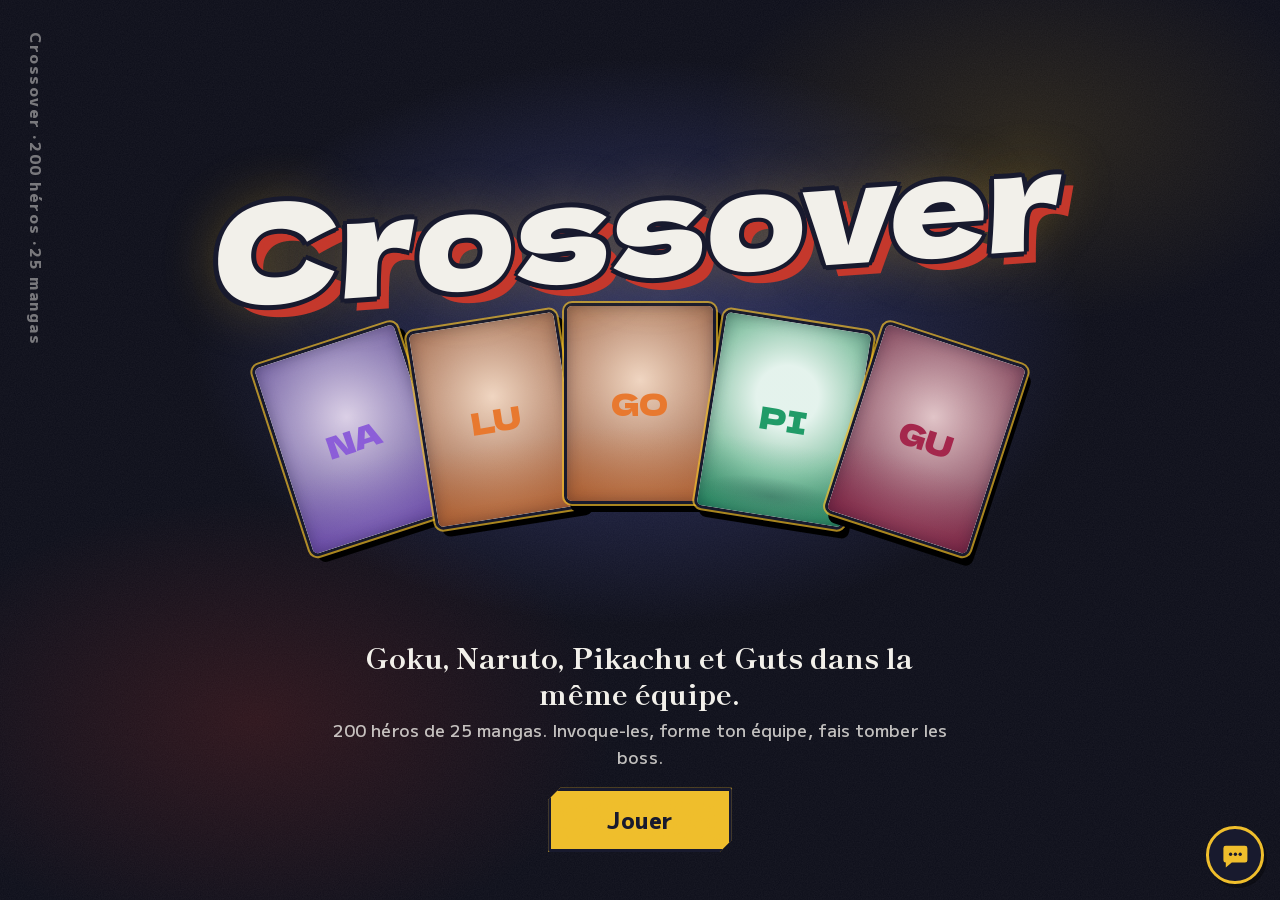
<file: index.html>
<!DOCTYPE html>
<html lang="fr">
<head>
  <meta charset="UTF-8">
  <meta name="viewport" content="width=device-width, initial-scale=1">
  <title>Crossover</title>

  <!-- Polices (Google Fonts) -->
  <link rel="preconnect" href="https://fonts.googleapis.com">
  <link rel="preconnect" href="https://fonts.gstatic.com" crossorigin>
  <link rel="stylesheet" href="https://fonts.googleapis.com/css2?family=Dela+Gothic+One&family=M+PLUS+2:wght@400;500;700;800&family=Shippori+Mincho+B1:wght@700;800&display=swap">

  <!-- Styles du jeu -->
  <link rel="stylesheet" href="css/base.css">
  <link rel="stylesheet" href="css/cartes.css">
  <link rel="stylesheet" href="css/ecrans.css">
  <link rel="stylesheet" href="css/combat.css">
  <link rel="stylesheet" href="css/tirages.css">
  <link rel="stylesheet" href="css/qg.css">
  <link rel="stylesheet" href="css/equipement.css">
  <link rel="stylesheet" href="css/premium.css">
  <link rel="stylesheet" href="css/series.css">
  <link rel="stylesheet" href="css/cadres.css">
  <link rel="stylesheet" href="css/social.css">
  <link rel="stylesheet" href="css/synergies.css">
  <link rel="stylesheet" href="css/hotel.css">
  <link rel="stylesheet" href="css/tutoriel.css">
  <link rel="stylesheet" href="css/finition.css">
  <link rel="stylesheet" href="css/autel.css">
  <link rel="stylesheet" href="css/arene.css">
  <link rel="stylesheet" href="css/hub.css">
  <link rel="stylesheet" href="css/refonte.css">
  <link rel="stylesheet" href="css/secrets.css">
  <link rel="stylesheet" href="css/nuit.css">
  <link rel="stylesheet" href="css/qg2.css">
  <link rel="stylesheet" href="css/doux.css">
  <link rel="stylesheet" href="css/fiche2.css">
  <link rel="stylesheet" href="css/sombre.css">
  <link rel="stylesheet" href="css/encrier.css">
  <link rel="stylesheet" href="css/fluide.css">
</head>
<body>
  <div id="app">
    <!-- Ce message n'apparait que si le JavaScript n'a pas demarre -->
    <p class="demarrage-rate">
      Le jeu n'a pas démarré. Dans VS Code, fais un clic droit sur index.html,
      puis choisis « Open with Live Server ».
    </p>
  </div>

  <script type="module" src="js/main.js"></script>
</body>
</html>
</file>
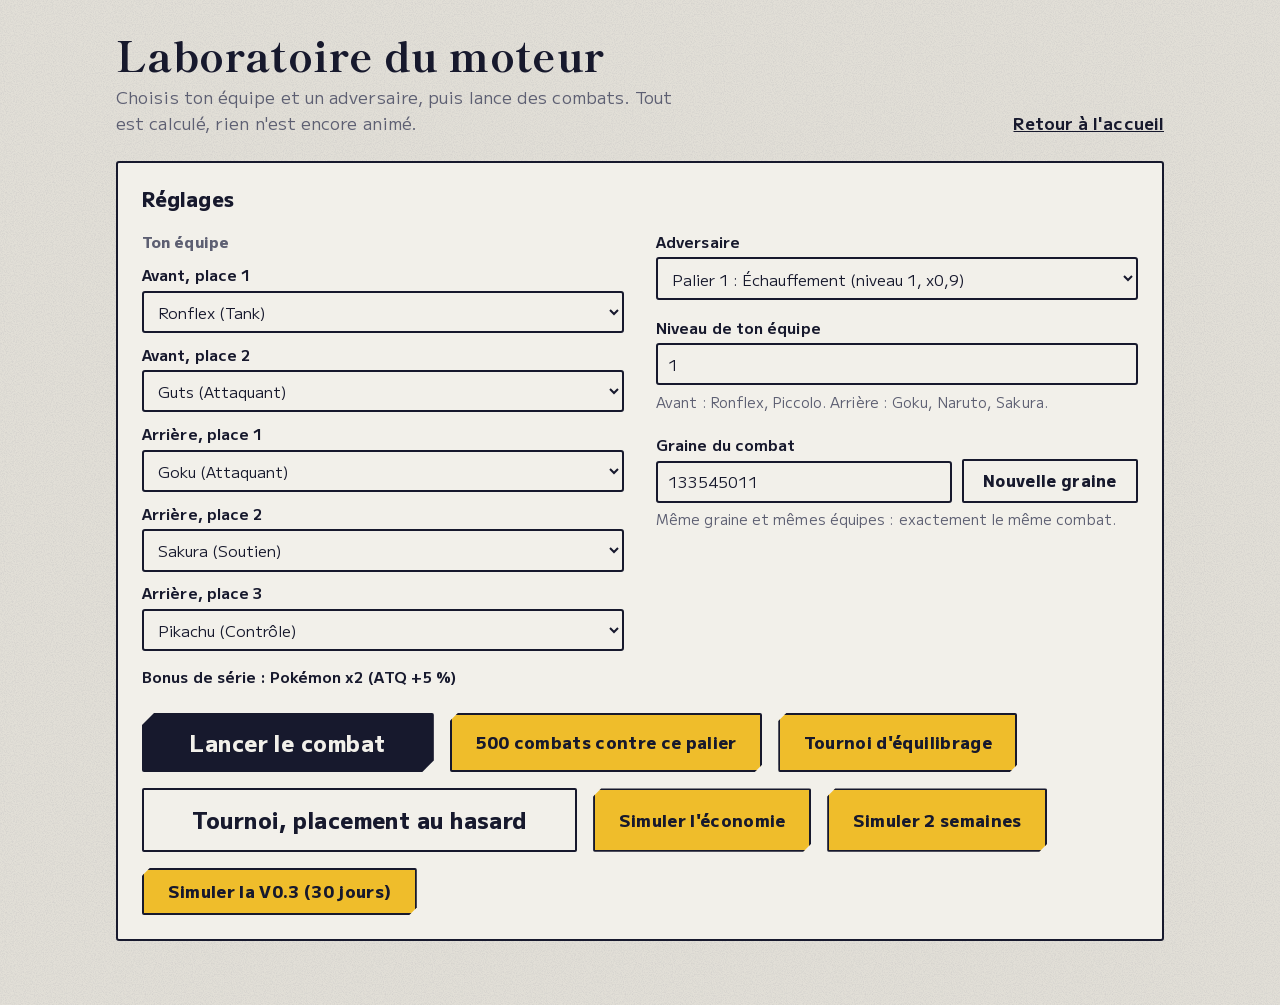
<file: test-moteur.html>
<!DOCTYPE html>
<html lang="fr">
<head>
  <meta charset="UTF-8">
  <meta name="viewport" content="width=device-width, initial-scale=1">
  <title>Laboratoire du moteur, Crossover</title>

  <link rel="preconnect" href="https://fonts.googleapis.com">
  <link rel="preconnect" href="https://fonts.gstatic.com" crossorigin>
  <link rel="stylesheet" href="https://fonts.googleapis.com/css2?family=Dela+Gothic+One&family=M+PLUS+2:wght@400;500;700;800&family=Shippori+Mincho+B1:wght@700;800&display=swap">

  <link rel="stylesheet" href="css/base.css">
  <link rel="stylesheet" href="css/outils.css">
  <link rel="stylesheet" href="css/premium.css">
</head>
<body>
  <div id="app">
    <p class="demarrage-rate">
      Le laboratoire n'a pas démarré. Dans VS Code, fais un clic droit sur test-moteur.html,
      puis choisis « Open with Live Server ».
    </p>
  </div>

  <script type="module" src="js/outils/test-moteur.js"></script>
</body>
</html>
</file>
<file: css/base.css>
/* ==========================================================
   BASE : couleurs, polices et elements communs a tout le jeu
   Direction : une page couleur de manga (papier blanc,
   encre indigo, trames roses, bandeau jaune).
   ========================================================== */

:root {
  /* Couleurs */
  --fond: #e2dfd7;          /* fond des pages : papier journal gris, doux pour les yeux */
  --papier: #f2f0ea;        /* cases, cartes et panneaux : papier plus clair */
  --encre: #17192d;         /* texte et traits : encre indigo profonde */
  --encre-douce: #5d5f72;   /* texte secondaire */
  --obi: #efbd2b;           /* or du bandeau (obi) : recompenses et selection */
  --sceau: #c4372b;         /* rouge des sceaux japonais : tampons et alertes */
  --rose: #e2b8ae;          /* teinte douce derivee du sceau */
  --ciel: #b8c4d6;          /* gris-bleu acier, pour les jauges d'energie */
  --vert: #2fa866;          /* confirmation */

  /* La trame : un seul motif de points pour tout le jeu */
  --trame: radial-gradient(circle, color-mix(in srgb, var(--encre) 16%, transparent) 0 1.5px, transparent 1.9px) 0 0 / 9px 9px;

  /* Polices */
  --police-titre: "Dela Gothic One", system-ui, sans-serif;           /* logo, onomatopees, chiffres */
  --police-mincho: "Shippori Mincho B1", "Yu Mincho", Georgia, serif;  /* titres, comme dans un tome */
  --police-texte: "M PLUS 2", system-ui, -apple-system, "Segoe UI", sans-serif;
}

*,
*::before,
*::after {
  box-sizing: border-box;
}

html,
body {
  margin: 0;
  min-height: 100%;
}

body {
  background: var(--fond);
  color: var(--encre);
  font-family: var(--police-texte);
  font-size: 1.0625rem;
  line-height: 1.55;
  -webkit-font-smoothing: antialiased;
}

h1,
h2,
p {
  margin: 0;
}

button {
  font: inherit;
  color: inherit;
}

:focus-visible {
  outline: 3px solid var(--encre);
  outline-offset: 4px;
}

/* ---------- Boutons ---------- */

.bouton {
  font-family: var(--police-texte);
  font-weight: 800;
  font-size: 1.375rem;
  padding: 0.55em 2.2em 0.6em;
  border: 3px solid var(--encre);
  border-radius: 999px;
  cursor: pointer;
  transition: transform 80ms ease-out, box-shadow 80ms ease-out;
}

.bouton--principal {
  background: var(--encre);
  color: var(--papier);
  box-shadow: 4px 4px 0 var(--papier);
}

.bouton--principal:hover {
  transform: translate(-2px, -2px);
  box-shadow: 6px 6px 0 var(--papier);
}

.bouton--principal:active {
  transform: translate(3px, 3px);
  box-shadow: 1px 1px 0 var(--papier);
}

/* ---------- Texte lu seulement par les lecteurs d'ecran ---------- */

.visuellement-cache {
  position: absolute;
  width: 1px;
  height: 1px;
  overflow: hidden;
  clip-path: inset(50%);
  white-space: nowrap;
}

/* ---------- Message si le jeu ne demarre pas ---------- */

.demarrage-rate {
  max-width: 34rem;
  margin: 20vh auto 0;
  padding: 0 1.5rem;
}

/* ---------- Respect du reglage "reduire les animations" ---------- */

@media (prefers-reduced-motion: reduce) {
  *,
  *::before,
  *::after {
    animation-duration: 0.01ms !important;
    animation-iteration-count: 1 !important;
    transition-duration: 0.01ms !important;
  }
}

/* ---------- Choix segmente (plusieurs options, une seule active) ---------- */

.choix-segmente {
  display: flex;
  flex-wrap: wrap;
  justify-content: center;
  gap: 0.4rem;
}

.choix-segmente__option {
  padding: 0.35rem 0.85rem;
  font-weight: 700;
  font-size: 0.9rem;
  background: var(--papier);
  border: 2px solid var(--encre);
  border-radius: 999px;
  cursor: pointer;
}

.choix-segmente__option[aria-checked="true"] {
  background: var(--obi);
  box-shadow: 3px 3px 0 var(--encre);
}

/* ---------- Interrupteur (case a cocher stylisee) ---------- */

.interrupteur {
  display: inline-flex;
  align-items: center;
  gap: 0.6rem;
  font-weight: 700;
  cursor: pointer;
}

.interrupteur input {
  appearance: none;
  position: relative;
  width: 2.6rem;
  height: 1.4rem;
  margin: 0;
  background: #d9d9e3;
  border: 2px solid var(--encre);
  border-radius: 999px;
  cursor: pointer;
  transition: background 150ms;
}

.interrupteur input::after {
  content: "";
  position: absolute;
  top: 1px;
  left: 1px;
  width: 1rem;
  height: 1rem;
  background: var(--papier);
  border: 2px solid var(--encre);
  border-radius: 50%;
  transition: translate 150ms;
}

.interrupteur input:checked {
  background: var(--vert);
}

.interrupteur input:checked::after {
  translate: 1.15rem 0;
}
</file>
<file: css/cartes.css>
/* ==========================================================
   CARTES ET PORTRAITS
   Le meme cadre pour tous les persos.
   ========================================================== */

/* Le portrait : initiales en fond, image par-dessus */
.portrait {
  position: relative;
  display: grid;
  place-items: center;
  aspect-ratio: 3 / 4;
  overflow: hidden;
  background-color: color-mix(in srgb, var(--aff) 13%, var(--papier));
}

.portrait__initiales {
  font-family: var(--police-titre);
  font-size: 1.9rem;
  color: var(--aff);
}

.portrait img {
  position: absolute;
  inset: 0;
  width: 100%;
  height: 100%;
  object-fit: cover;
  object-position: var(--cadrage, 50% 18%);
  filter: saturate(0.92) contrast(1.04);
}

/* Les Pokemon sont dessines en entier sur fond transparent */
.portrait--pokemon img {
  object-fit: contain;
  object-position: center;
  padding: 6%;
  filter: none;
}

/* ---------- Carte dans la grille ---------- */

.carte {
  position: relative;
  display: grid;
  padding: 0;
  text-align: left;
  background: var(--papier);
  border: 3px solid var(--encre);
  border-radius: 12px;
  overflow: hidden;
  cursor: pointer;
  transition: transform 90ms ease-out, box-shadow 90ms ease-out;
}

.carte .portrait {
  border-bottom: 4px solid var(--aff);
}

.carte:hover {
  transform: translate(-2px, -2px);
  box-shadow: 4px 4px 0 var(--encre);
}

.carte:focus-visible {
  outline-offset: 3px;
}

.carte__role {
  position: absolute;
  top: 0.4rem;
  left: 0.4rem;
  z-index: 1;
  display: grid;
  place-items: center;
  width: 1.9rem;
  height: 1.9rem;
  border-radius: 50%;
  background: var(--papier);
  border: 2px solid var(--encre);
  color: var(--encre);
}

.icone-role {
  width: 1.1rem;
  height: 1.1rem;
  flex-shrink: 0;
}

.carte__infos {
  display: grid;
  padding: 0.35rem 0.55rem 0.5rem;
  line-height: 1.25;
}

.carte__nom {
  font-weight: 800;
  font-size: 0.95rem;
}

.carte__meta {
  font-size: 0.8rem;
  color: var(--encre-douce);
}

/* Perso deja dans l'equipe */
.carte--prise .portrait {
  opacity: 0.45;
}

.carte__bandeau {
  position: absolute;
  left: 0;
  right: 0;
  top: 42%;
  padding: 0.2rem 0;
  text-align: center;
  font-weight: 800;
  font-size: 0.8rem;
  background: var(--obi);
  border-block: 2px solid var(--encre);
}

/* ---------- Rarete : l'obi du tome ---------- */

.carte__visuel {
  position: relative;
  display: block;
}

.obi-rarete {
  position: absolute;
  left: 0;
  right: 0;
  bottom: 0;
  padding: 0.1rem 0.4rem;
  font-weight: 800;
  font-size: 0.68rem;
  line-height: 1.3;
  text-align: center;
  color: var(--encre);
  border-top: 2px solid var(--encre);
  background: var(--couleur-rarete);
}

.obi-rarete--commun     { --couleur-rarete: #cdcbc3; }
.obi-rarete--peu_commun { --couleur-rarete: #a8cdb1; }
.obi-rarete--rare       { --couleur-rarete: #a7c2e2; }
.obi-rarete--epique     { --couleur-rarete: #c4b2e6; }
.obi-rarete--legendaire {
  --couleur-rarete: linear-gradient(100deg, #e9b526 0%, #f8e6a6 45%, #e9b526 60%, #d29b12 100%);
}

/* La carte garde la couleur de l'affinite sur le badge du role */
.carte__role {
  background: color-mix(in srgb, var(--aff) 30%, var(--papier));
}

.carte .portrait {
  border-bottom: 0;
}

.carte__ligne {
  display: flex;
  flex-wrap: wrap;
  align-items: center;
  justify-content: space-between;
  gap: 0.1rem 0.3rem;
}

.carte__ligne .carte__meta {
  white-space: nowrap;
}

/* Etoiles */
.etoiles {
  display: inline-flex;
  gap: 1px;
}

.etoile {
  width: 0.72rem;
  height: 0.72rem;
  fill: #d9d9e3;
  stroke: var(--encre);
  stroke-width: 1.6;
  stroke-linejoin: round;
}

.etoile--pleine {
  fill: var(--obi);
}

/* Portrait de la Rature (dessin original en SVG) */
.portrait--rature svg {
  position: absolute;
  inset: 0;
  width: 100%;
  height: 100%;
}
</file>
<file: css/ecrans.css>
/* ==========================================================
   ECRANS : la mise en page de chaque ecran du jeu
   ========================================================== */

/* ---------- Accueil : la couverture d'un tome ---------- */

.accueil {
  position: relative;
  min-height: 88vh;
  display: grid;
  grid-template-rows: 1fr auto;
  overflow: hidden;
  isolation: isolate;
}

/* Trames de points, comme sur une page couleur imprimee */
.accueil__trame {
  position: absolute;
  inset: 0;
  z-index: -1;
  background-size: 12px 12px;
}

.accueil__trame--rose {
  background-image: radial-gradient(circle, var(--rose) 0 2.4px, transparent 2.8px);
  -webkit-mask-image: radial-gradient(ellipse at 92% 8%, #000 0 10%, transparent 55%);
  mask-image: radial-gradient(ellipse at 92% 8%, #000 0 10%, transparent 55%);
}

.accueil__trame--ciel {
  background-image: radial-gradient(circle, var(--ciel) 0 2px, transparent 2.4px);
  background-size: 10px 10px;
  -webkit-mask-image: radial-gradient(ellipse at 6% 92%, #000 0 8%, transparent 45%);
  mask-image: radial-gradient(ellipse at 6% 92%, #000 0 8%, transparent 45%);
}

/* Texte vertical sur le cote, comme la tranche d'un livre */
.accueil__tranche {
  position: absolute;
  top: 2rem;
  left: 1.5rem;
  writing-mode: vertical-rl;
  font-weight: 800;
  font-size: 0.95rem;
  letter-spacing: 0.1em;
  color: var(--encre-douce);
}

.accueil__couverture {
  position: relative;
  display: flex;
  flex-direction: column;
  align-items: center;
  justify-content: center;
  gap: 0.5rem;
  padding: 2.5rem 1rem 2.5rem;
}

/* Illustration de couverture : les persos en eventail derriere le logo */
.vitrine {
  order: 1;
  display: flex;
  align-items: flex-start;
  justify-content: center;
  padding-top: 0.5rem;
  pointer-events: none;
}

.vitrine__carte {
  width: min(9.5rem, 16vw);
  margin: 0 calc(min(9.5rem, 16vw) * -0.1);
  overflow: hidden;
  background: var(--papier);
  border: 3px solid var(--encre);
  border-radius: 10px;
  box-shadow: 5px 5px 0 var(--encre);
  transform-origin: 50% 120%;
  rotate: var(--angle);
  translate: 0 var(--bas, 0);
  animation: vitrine-arrivee 600ms cubic-bezier(0.2, 0.8, 0.3, 1.2) both;
  animation-delay: calc(200ms + var(--i) * 70ms);
}

.vitrine__carte .portrait {
  aspect-ratio: 3 / 4;
}

@keyframes vitrine-arrivee {
  from { opacity: 0; transform: translateY(40px); }
  to   { opacity: 1; transform: none; }
}

.accueil__impact {
  position: relative;
  z-index: 1;
}

/* Le logo : contour d'encre et ombre rose decalee */
.accueil__impact {
  animation: logo-impact 520ms cubic-bezier(0.2, 0.9, 0.3, 1.3) 120ms both;
}

.accueil__titre {
  font-family: var(--police-titre);
  font-weight: 400;
  font-size: clamp(3rem, 13vw, 8.5rem);
  line-height: 1;
  color: var(--papier);
  transform: rotate(-4deg) skewX(-6deg);
  text-shadow:
    0.035em 0 0 var(--encre),
    -0.035em 0 0 var(--encre),
    0 0.035em 0 var(--encre),
    0 -0.035em 0 var(--encre),
    0.025em 0.025em 0 var(--encre),
    -0.025em 0.025em 0 var(--encre),
    0.025em -0.025em 0 var(--encre),
    -0.025em -0.025em 0 var(--encre),
    0.09em 0.09em 0 var(--rose);
}

/* Le bandeau jaune (obi) qui entoure les tomes au Japon */
.obi {
  display: flex;
  flex-wrap: wrap;
  align-items: center;
  justify-content: center;
  gap: 1.25rem 3rem;
  padding: 1.5rem;
  background: var(--obi);
  border-block: 3px solid var(--encre);
  animation: obi-entree 600ms cubic-bezier(0.2, 0.8, 0.2, 1) 350ms both;
}

.obi__texte {
  max-width: 32ch;
}

.obi__accroche {
  font-weight: 800;
  font-size: clamp(1.2rem, 2.4vw, 1.6rem);
  line-height: 1.25;
}

.obi__detail {
  font-weight: 700;
  margin-top: 0.25rem;
}

.obi__action {
  display: grid;
  justify-items: center;
  gap: 0.5rem;
}

.obi__message {
  min-height: 1.5em;
  font-weight: 700;
  font-size: 0.95rem;
}

@keyframes logo-impact {
  0%   { opacity: 0; transform: scale(1.3); }
  60%  { opacity: 1; transform: scale(0.97); }
  100% { opacity: 1; transform: scale(1); }
}

@keyframes obi-entree {
  from { transform: translateX(-100%); }
  to   { transform: translateX(0); }
}

/* ---------- Encadre des outils de test ---------- */

.outils {
  max-width: 56rem;
  margin: 3rem auto 2rem;
  padding: 1.5rem;
  border: 3px solid var(--encre);
  border-radius: 18px;
  display: flex;
  flex-wrap: wrap;
  align-items: center;
  justify-content: space-between;
  gap: 1rem 2rem;
}

.outils h2 {
  font-weight: 800;
  font-size: 1.375rem;
  line-height: 1.3;
}

.outils p {
  color: var(--encre-douce);
  max-width: 40ch;
}

.bouton--secondaire {
  display: inline-block;
  font-size: 1.125rem;
  padding: 0.5em 1.5em 0.55em;
  background: var(--obi);
  color: var(--encre);
  text-decoration: none;
  box-shadow: 4px 4px 0 var(--encre);
}

.bouton--secondaire:hover {
  transform: translate(-2px, -2px);
  box-shadow: 6px 6px 0 var(--encre);
}

.bouton--secondaire:active {
  transform: translate(3px, 3px);
  box-shadow: 1px 1px 0 var(--encre);
}

/* ---------- Ligne de statut ---------- */

.statut {
  padding: 0 1.5rem 2.5rem;
  font-weight: 700;
  font-size: 0.95rem;
  color: var(--encre-douce);
  text-align: center;
}

.statut__voyant {
  display: inline-block;
  width: 0.7em;
  height: 0.7em;
  margin-right: 0.5em;
  vertical-align: 0.05em;
  border-radius: 50%;
  background: var(--vert);
}

/* ---------- Mobile ---------- */

@media (max-width: 40rem) {
  .accueil__tranche {
    display: none;
  }

  .obi {
    text-align: center;
  }

  .outils {
    margin-inline: 1rem;
  }
}

/* ==========================================================
   ECRAN D'EQUIPE
   ========================================================== */

.equipe {
  max-width: 72rem;
  margin: 0 auto;
  padding: 1.5rem 1.25rem 4rem;
  display: grid;
  gap: 1.75rem;
}

.equipe > * {
  min-width: 0;
}

.equipe h2 {
  font-weight: 800;
  font-size: 1.25rem;
}

.equipe__entete {
  display: grid;
  gap: 0.25rem;
}

.lien-retour,
.bouton-texte {
  justify-self: start;
  padding: 0;
  background: none;
  border: 0;
  font-weight: 700;
  text-decoration: underline;
  text-underline-offset: 3px;
  cursor: pointer;
}

.equipe__titre {
  font-family: var(--police-titre);
  font-weight: 400;
  font-size: clamp(2rem, 6vw, 3rem);
  line-height: 1.1;
  text-shadow: 0.06em 0.06em 0 var(--rose);
}

.equipe__chargement {
  min-height: 1.5em;
  color: var(--encre-douce);
  font-weight: 700;
  font-size: 0.95rem;
}

/* ---------- Formation et detail ---------- */

.equipe__haut {
  display: grid;
  grid-template-columns: minmax(0, 1.4fr) minmax(0, 1fr);
  gap: 1.5rem;
  align-items: start;
}

.formation,
.detail,
.adversaire {
  background: var(--papier);
  border: 3px solid var(--encre);
  border-radius: 18px;
  padding: 1.25rem;
}

.formation__titre-ligne {
  display: flex;
  flex-wrap: wrap;
  align-items: baseline;
  justify-content: space-between;
  gap: 0.5rem 1rem;
  margin-bottom: 1rem;
}

.formation__outils {
  display: flex;
  gap: 1.25rem;
}

.ligne {
  display: grid;
  grid-template-columns: 6.5rem 1fr;
  align-items: center;
  gap: 1rem;
  padding: 0.75rem 0;
}

.ligne + .ligne {
  border-top: 2px dashed #c9cad6;
}

.ligne__nom {
  font-weight: 800;
  color: var(--encre-douce);
}

.ligne__places {
  display: grid;
  grid-template-columns: repeat(3, minmax(0, 7.5rem));
  gap: 0.75rem;
}

.place {
  position: relative;
  display: grid;
  padding: 0;
  background: var(--papier);
  border: 3px solid var(--encre);
  border-radius: 12px;
  overflow: hidden;
  cursor: pointer;
  text-align: left;
}

.place .portrait {
  border-bottom: 4px solid var(--aff);
}

.place--vide {
  aspect-ratio: 3 / 4.4;
  place-items: center;
  border-style: dashed;
  border-color: var(--encre-douce);
  color: var(--encre-douce);
}

.place--choisie {
  outline: 4px solid var(--obi);
  outline-offset: 2px;
  box-shadow: 4px 4px 0 var(--encre);
}

.place__infos {
  display: grid;
  padding: 0.3rem 0.5rem 0.45rem;
  line-height: 1.25;
}

.place__perso {
  font-weight: 800;
  font-size: 0.9rem;
}

.place__nom {
  font-size: 0.78rem;
  font-weight: 700;
  color: var(--encre-douce);
}

/* « Visé par 3 » : combien d'ennemis frappent cette place au debut du prochain combat */
.place__vise {
  display: inline-block;
  margin-top: 0.15rem;
  padding: 0 0.35rem;
  border-radius: 999px;
  font-size: 0.72rem;
  font-weight: 700;
  color: var(--encre);
  background: color-mix(in srgb, var(--obi) 35%, transparent);
}

.place__vise--danger {
  color: var(--papier, #fff);
  background: var(--sceau);
}

.formation__message {
  min-height: 1.5em;
  font-weight: 700;
  margin-top: 0.5rem;
}

.formation__bonus {
  color: var(--encre-douce);
}

.formation__bonus strong {
  color: var(--encre);
}

/* Detail du perso */

.detail__haut {
  display: grid;
  grid-template-columns: 6.5rem 1fr;
  gap: 1rem;
  align-items: start;
}

.detail__haut .portrait {
  border: 3px solid var(--encre);
  border-radius: 12px;
}

.detail__serie {
  font-weight: 700;
  font-size: 0.9rem;
  color: var(--encre-douce);
}

.detail .detail__nom {
  font-family: var(--police-titre);
  font-weight: 400;
  font-size: 1.7rem;
  line-height: 1.15;
}

.detail__role,
.detail__affinite {
  display: flex;
  align-items: center;
  gap: 0.4rem;
  font-weight: 700;
}

.pastille {
  width: 0.8rem;
  height: 0.8rem;
  border-radius: 50%;
  background: var(--aff);
  border: 2px solid var(--encre);
}

.detail__aide {
  font-size: 0.88rem;
  color: var(--encre-douce);
  margin-top: 0.2rem;
}

.detail__stats {
  display: grid;
  grid-template-columns: repeat(4, 1fr);
  gap: 0.5rem;
  margin: 1rem 0;
  padding: 0.6rem 0;
  border-block: 2px solid var(--encre);
  text-align: center;
}

.detail__stats dt {
  font-size: 0.8rem;
  font-weight: 700;
  color: var(--encre-douce);
}

.detail__stats dd {
  margin: 0;
  font-weight: 800;
  font-size: 1.15rem;
  font-variant-numeric: tabular-nums;
}

.detail__competence {
  padding: 0.6rem 0.8rem;
  border-radius: 10px;
  margin-top: 0.6rem;
  background: color-mix(in srgb, var(--ciel) 22%, var(--papier));
}

.detail__competence--ultime {
  background: color-mix(in srgb, var(--obi) 35%, var(--papier));
}

.detail__type {
  font-size: 0.8rem;
  font-weight: 800;
  color: var(--encre-douce);
}

.detail__titre-comp {
  font-weight: 800;
}

/* ---------- Grille de selection ---------- */

.selection__entete {
  display: flex;
  flex-wrap: wrap;
  align-items: center;
  justify-content: space-between;
  gap: 0.75rem 1.5rem;
  margin-bottom: 1rem;
}

.filtres {
  display: flex;
  flex-wrap: wrap;
  gap: 0.5rem;
}

.filtre {
  display: inline-flex;
  align-items: center;
  gap: 0.35rem;
  padding: 0.3rem 0.8rem;
  font-weight: 700;
  font-size: 0.92rem;
  background: var(--papier);
  border: 2px solid var(--encre);
  border-radius: 999px;
  cursor: pointer;
}

.filtre[aria-pressed="true"] {
  background: var(--encre);
  color: var(--papier);
}

.grille {
  display: grid;
  grid-template-columns: repeat(auto-fill, minmax(7.5rem, 1fr));
  gap: 0.9rem;
}

/* ---------- Adversaire ---------- */

.paliers {
  display: grid;
  grid-template-columns: repeat(auto-fit, minmax(12rem, 1fr));
  gap: 0.75rem;
  margin: 1rem 0 1.25rem;
}

.palier {
  display: grid;
  gap: 0.15rem;
  padding: 0.75rem 0.9rem;
  text-align: left;
  background: var(--papier);
  border: 2px solid var(--encre);
  border-radius: 12px;
  cursor: pointer;
}

.palier[aria-checked="true"] {
  background: var(--obi);
  box-shadow: 4px 4px 0 var(--encre);
}

.palier__numero {
  font-size: 0.8rem;
  font-weight: 800;
  color: var(--encre-douce);
}

.palier[aria-checked="true"] .palier__numero {
  color: var(--encre);
}

.palier__nom {
  font-weight: 800;
}

.palier__equipe {
  font-size: 0.85rem;
  line-height: 1.35;
}

.adversaire__action {
  display: flex;
  justify-content: flex-end;
}

.bouton:disabled {
  opacity: 0.4;
  cursor: not-allowed;
  transform: none;
}

/* ---------- Resultat du combat ---------- */

.voile {
  position: fixed;
  inset: 0;
  z-index: 10;
  display: grid;
  place-items: center;
  padding: 1rem;
  background: rgba(26, 28, 51, 0.55);
}

.resultat {
  width: min(28rem, 100%);
  max-height: 100%;
  overflow-y: auto;
  padding: 1.5rem;
  background: var(--papier);
  border: 3px solid var(--encre);
  border-radius: 18px;
  box-shadow: 6px 6px 0 var(--encre);
}

.resultat .resultat__titre {
  font-family: var(--police-titre);
  font-weight: 400;
  font-size: 2.6rem;
  line-height: 1.1;
}

.resultat__titre--victoire {
  text-shadow: 0.06em 0.06em 0 var(--obi);
}

.resultat__titre--defaite {
  text-shadow: 0.06em 0.06em 0 var(--rose);
}

.resultat__detail {
  color: var(--encre-douce);
  margin: 0.4rem 0 1rem;
}

.resultat__liste {
  list-style: none;
  margin: 0;
  padding: 0;
}

.resultat__liste li {
  display: flex;
  justify-content: space-between;
  padding: 0.35rem 0;
  border-bottom: 1px solid #d9d9e3;
  font-weight: 700;
}

.resultat__liste li.ko {
  color: var(--encre-douce);
}

.resultat__note {
  font-size: 0.9rem;
  color: var(--encre-douce);
  margin: 1rem 0 1.25rem;
}

.resultat__actions {
  display: flex;
  flex-wrap: wrap;
  gap: 0.75rem;
}

.bouton--clair {
  background: var(--papier);
  color: var(--encre);
  box-shadow: 4px 4px 0 var(--encre);
}

/* ---------- Ecran d'equipe sur mobile ---------- */

@media (max-width: 52rem) {
  .equipe__haut {
    grid-template-columns: 1fr;
  }
}

@media (max-width: 34rem) {
  .ligne {
    grid-template-columns: 1fr;
    gap: 0.5rem;
  }

  .ligne__places {
    grid-template-columns: repeat(3, minmax(0, 1fr));
  }

  .grille {
    grid-template-columns: repeat(auto-fill, minmax(6.2rem, 1fr));
    gap: 0.6rem;
  }

  .adversaire__action .bouton {
    width: 100%;
  }
}

/* ==========================================================
   CHOIX DU PREMIER HEROS
   ========================================================== */

.debut {
  max-width: 68rem;
  margin: 0 auto;
  padding: 1.5rem 1.25rem 4rem;
  display: grid;
  gap: 1rem;
}

.debut__titre {
  font-family: var(--police-titre);
  font-weight: 400;
  font-size: clamp(2rem, 6vw, 3.2rem);
  line-height: 1.1;
  text-shadow: 0.06em 0.06em 0 var(--rose);
}

.debut__intro {
  color: var(--encre-douce);
  font-size: 1.1rem;
}

.heros {
  display: grid;
  grid-template-columns: repeat(auto-fit, minmax(17rem, 1fr));
  gap: 1.25rem;
  margin-top: 1rem;
}

.heros__carte {
  display: grid;
  grid-template-rows: auto 1fr;
  overflow: hidden;
  background: var(--papier);
  border: 3px solid var(--encre);
  border-radius: 18px;
  box-shadow: 6px 6px 0 var(--encre);
}

.heros__visuel {
  position: relative;
}

.heros__visuel .portrait {
  aspect-ratio: 1;
}

.heros__visuel .obi-rarete {
  font-size: 0.85rem;
  padding: 0.2rem;
}

.heros__corps {
  display: grid;
  align-content: start;
  gap: 0.45rem;
  padding: 1rem 1.25rem 1.25rem;
}

.heros__serie {
  font-weight: 700;
  font-size: 0.9rem;
  color: var(--encre-douce);
}

.heros__nom {
  font-family: var(--police-titre);
  font-weight: 400;
  font-size: 1.9rem;
  line-height: 1.1;
}

.heros__role {
  display: flex;
  align-items: center;
  gap: 0.4rem;
  font-weight: 700;
}

.heros__comp {
  font-size: 0.95rem;
}

.heros__bouton {
  justify-self: start;
  margin-top: 0.5rem;
  font-size: 1.15rem;
  box-shadow: 4px 4px 0 var(--obi);
}

.compagnons {
  margin-top: 1.5rem;
}

.compagnons h2 {
  font-weight: 800;
  font-size: 1.2rem;
  margin-bottom: 0.75rem;
}

.compagnons__liste {
  display: flex;
  flex-wrap: wrap;
  gap: 1rem;
  margin: 0;
  padding: 0;
  list-style: none;
}

.compagnon {
  display: flex;
  align-items: center;
  gap: 0.6rem;
  line-height: 1.3;
}

.compagnon .portrait {
  width: 3.4rem;
  border: 2px solid var(--encre);
  border-radius: 8px;
}

.compagnons__cadeau {
  margin-top: 1rem;
  font-weight: 700;
}

/* ==========================================================
   EQUIPE : ajouts de la V0.2
   ========================================================== */

.equipe__titre-ligne {
  display: flex;
  flex-wrap: wrap;
  align-items: center;
  justify-content: space-between;
  gap: 0.5rem 1.5rem;
}

.compteur-encre {
  display: inline-flex;
  align-items: center;
  gap: 0.5rem;
  padding: 0.35rem 1rem 0.35rem 0.7rem;
  font-weight: 800;
  background: var(--papier);
  border: 2px solid var(--encre);
  border-radius: 999px;
  box-shadow: 3px 3px 0 var(--encre);
}

/* Une goutte d'encre dessinee en CSS */
.compteur-encre__goutte {
  width: 0.8rem;
  height: 0.8rem;
  background: var(--encre);
  border-radius: 0 50% 50% 50%;
  rotate: 45deg;
}

.selection__compte {
  font-weight: 700;
  font-size: 0.95rem;
  color: var(--encre-douce);
  margin-left: 0.4rem;
}

.selection__aide,
.grille__vide {
  margin-top: 0.9rem;
  color: var(--encre-douce);
}

.detail__visuel {
  position: relative;
  border: 3px solid var(--encre);
  border-radius: 12px;
  overflow: hidden;
}

.detail__haut .detail__visuel .portrait {
  border: 0;
  border-radius: 0;
}

.detail__progression {
  display: grid;
  gap: 0.35rem;
  margin-top: 1rem;
}

.detail__niveau {
  display: flex;
  align-items: center;
  justify-content: space-between;
}

.detail__niveau .etoile {
  width: 1rem;
  height: 1rem;
}

.barre-xp {
  display: block;
  height: 0.6rem;
  overflow: hidden;
  background: #e4e4ec;
  border: 2px solid var(--encre);
  border-radius: 999px;
}

.barre-xp__rempli {
  display: block;
  height: 100%;
  background: var(--ciel);
  transform-origin: left;
  transform: scaleX(var(--xp, 0));
}

.detail__xp {
  font-size: 0.85rem;
  color: var(--encre-douce);
}

.palier--verrouille {
  opacity: 0.5;
  cursor: not-allowed;
  border-style: dashed;
}

.palier__battu {
  margin-left: 0.4rem;
  padding: 0 0.45rem;
  font-size: 0.7rem;
  background: var(--vert);
  color: var(--papier);
  border-radius: 999px;
}

.palier__recompense {
  margin-top: 0.2rem;
  font-size: 0.8rem;
  font-weight: 700;
  color: var(--encre-douce);
}

.palier[aria-checked="true"] .palier__recompense {
  color: var(--encre);
}

/* ==========================================================
   BARRE DE NAVIGATION
   ========================================================== */

.navigation {
  position: sticky;
  top: 0;
  z-index: 10;
  display: flex;
  align-items: center;
  gap: 1rem;
  padding: 0.6rem 1.25rem;
  background: var(--papier);
  border-bottom: 3px solid var(--encre);
}

.navigation__logo {
  padding: 0;
  font-family: var(--police-titre);
  font-size: 1.35rem;
  color: var(--papier);
  background: none;
  border: 0;
  cursor: pointer;
  text-shadow:
    0.05em 0 var(--encre), -0.05em 0 var(--encre), 0 0.05em var(--encre), 0 -0.05em var(--encre),
    0.04em 0.04em var(--encre), -0.04em -0.04em var(--encre), 0.08em 0.08em 0 var(--rose);
}

.navigation__onglets {
  display: flex;
  gap: 0.4rem;
  margin: 0 auto;
  overflow-x: auto;
  scrollbar-width: none;
}

.navigation__onglet {
  flex-shrink: 0;
  padding: 0.4rem 1rem;
  font-weight: 800;
  background: var(--papier);
  border: 2px solid transparent;
  border-radius: 999px;
  cursor: pointer;
}

.navigation__onglet:hover {
  border-color: var(--encre);
}

.navigation__onglet[aria-current="page"] {
  background: var(--obi);
  border-color: var(--encre);
  box-shadow: 3px 3px 0 var(--encre);
}

.navigation__encre {
  flex-shrink: 0;
  padding: 0.25rem 0.8rem 0.25rem 0.6rem;
  box-shadow: 2px 2px 0 var(--encre);
}

/* Sur telephone : les onglets passent en bas de l'ecran, a portee de pouce */
@media (max-width: 40rem) {
  .navigation {
    justify-content: space-between;
    padding: 0.5rem 0.9rem;
  }

  .navigation__onglets {
    position: fixed;
    left: 0;
    right: 0;
    bottom: 0;
    z-index: 10;
    display: grid;
    grid-template-columns: repeat(7, 1fr);
    gap: 0.1rem;
    margin: 0;
    padding: 0.45rem 0.45rem calc(0.45rem + env(safe-area-inset-bottom, 0px));
    background: var(--papier);
    border-top: 3px solid var(--encre);
  }

  .navigation__onglet {
    padding: 0.5rem 0.05rem;
    font-size: 0.72rem;
    border-radius: 10px;
  }

  .equipe,
  .tirages,
  .collection,
  .reglages-page,
  .qg {
    padding-bottom: 6rem;
  }
}

/* ==========================================================
   COLLECTION : l'etagere
   ========================================================== */

.collection {
  max-width: 72rem;
  margin: 0 auto;
  padding: 1.5rem 1.25rem 4rem;
  display: grid;
  gap: 1.5rem;
}

.collection__entete {
  grid-column: 1 / -1;
  display: flex;
  flex-wrap: wrap;
  align-items: end;
  justify-content: space-between;
  gap: 1rem 2rem;
}

.collection__progression {
  display: grid;
  gap: 0.35rem;
  min-width: min(18rem, 100%);
}

.etagere {
  display: grid;
  gap: 0.6rem;
}

.etagere__serie {
  font-weight: 800;
  font-size: 1.05rem;
}

/* Les tomes debout sur une planche */
.etagere__rang {
  position: relative;
  display: flex;
  flex-wrap: wrap;
  align-items: flex-end;
  gap: 1rem;
  padding: 0 0.75rem 1.1rem;
}

.etagere__rang::after {
  content: "";
  position: absolute;
  left: 0;
  right: 0;
  bottom: 0;
  height: 0.8rem;
  background: #e3bb85;
  border: 3px solid var(--encre);
  border-radius: 3px;
  box-shadow: 3px 3px 0 var(--encre);
}

.etagere__tome {
  display: grid;
  gap: 0.25rem;
  width: 7.5rem;
  padding: 0;
  font: inherit;
  color: inherit;
  text-align: center;
  background: none;
  border: 0;
  cursor: pointer;
}

.etagere__couverture {
  position: relative;
  display: block;
  aspect-ratio: 2 / 3;
  overflow: hidden;
  background:
    radial-gradient(circle, color-mix(in srgb, var(--encre) 18%, transparent) 0 1.4px, transparent 1.8px) 0 0 / 9px 9px,
    var(--papier);
  border: 3px solid var(--encre);
  border-left-width: 7px;
  border-radius: 3px 8px 8px 3px;
  box-shadow: 3px 3px 0 var(--encre);
  transition: transform 120ms ease-out;
}

button.etagere__tome:hover .etagere__couverture {
  transform: translateY(-5px) rotate(-1.5deg);
}

.etagere__couverture .portrait {
  position: absolute;
  inset: 0;
  aspect-ratio: auto;
  height: 100%;
}

.etagere__nom {
  font-weight: 800;
  font-size: 0.9rem;
}

.etagere__info {
  display: flex;
  justify-content: center;
  align-items: center;
  gap: 0.3rem;
  font-size: 0.78rem;
  color: var(--encre-douce);
}

/* Tome pas encore obtenu : ferme, avec juste son obi */
.etagere__tome--manquant {
  cursor: default;
}

.etagere__tome--manquant .etagere__nom {
  color: var(--encre-douce);
}

.etagere__tome--manquant .tome__logo {
  top: 38%;
  font-size: 2.6rem;
  rotate: 0deg;
}

.etagere .tome__obi--plein::before {
  transform: scaleX(1);
}

.tome__obi--plein span {
  position: relative;
  font-weight: 800;
  font-size: 0.72rem;
}

/* Fiche dans une fenetre */
.fiche {
  width: min(30rem, 100%);
}

.detail--fiche {
  padding: 0;
  border: 0;
}

@media (max-width: 30rem) {
  .collection {
    grid-template-columns: 1fr;
  }

  .etagere__rang {
    gap: 0.6rem;
    padding-inline: 0.4rem;
  }

  .etagere__tome {
    width: calc((100% - 1.2rem) / 3);
  }
}

/* ==========================================================
   REGLAGES
   ========================================================== */

.reglages-page {
  max-width: 46rem;
  margin: 0 auto;
  padding: 1.5rem 1.25rem 4rem;
  display: grid;
  gap: 1.5rem;
}

.carte-reglage {
  background: var(--papier);
  display: grid;
  gap: 1.1rem;
  padding: 1.25rem 1.5rem 1.5rem;
  border: 3px solid var(--encre);
  border-radius: 18px;
}

.carte-reglage h2 {
  font-weight: 800;
  font-size: 1.3rem;
}

.carte-reglage--danger h2 {
  color: #c8372d;
}

.reglage {
  display: grid;
  gap: 0.5rem;
}

.reglage__nom {
  font-weight: 800;
}

.reglage__aide {
  font-size: 0.92rem;
  color: var(--encre-douce);
}

.choix-segmente--gauche {
  justify-content: flex-start;
}

.reglage__boutons {
  display: flex;
  flex-wrap: wrap;
  gap: 0.75rem;
}

.reglage__boutons[hidden],
.zone-sauvegarde[hidden] {
  display: none;
}

.zone-sauvegarde {
  width: 100%;
  min-height: 5.5rem;
  padding: 0.6rem 0.75rem;
  font-family: ui-monospace, "Cascadia Mono", Consolas, monospace;
  font-size: 0.8rem;
  color: var(--encre);
  background: var(--papier);
  border: 2px solid var(--encre);
  border-radius: 10px;
  resize: vertical;
  word-break: break-all;
}

.bouton--petit-texte {
  font-size: 1rem;
  padding: 0.45em 1.3em 0.5em;
}

.bouton--danger {
  background: #c8372d;
  color: var(--papier);
}

.reglage__message {
  min-height: 1.5em;
  font-weight: 700;
  color: var(--vert);
}

.reglage__message--erreur {
  color: #c8372d;
}

/* ---------- Chances de victoire estimees ---------- */

.chances {
  justify-self: start;
  margin-top: 0.35rem;
  padding: 0.05rem 0.55rem;
  font-size: 0.75rem;
  font-weight: 800;
  border: 2px solid var(--encre);
  border-radius: 999px;
}

.chances--facile    { background: #b6e8c8; }
.chances--jouable   { background: var(--ciel); }
.chances--difficile { background: #ffd6a3; }
.chances--extreme   { background: var(--rose); }

/* Pastille "tirage possible" sur l'onglet Tirages */
.navigation__onglet {
  position: relative;
}

.pastille-tirage {
  position: absolute;
  top: -0.45rem;
  right: -0.35rem;
  padding: 0 0.35rem;
  font-size: 0.65rem;
  font-weight: 800;
  line-height: 1.4;
  color: var(--papier);
  background: #c8372d;
  border: 2px solid var(--encre);
  border-radius: 999px;
}

.pastille-tirage[hidden] {
  display: none;
}

/* ---------- Petites corrections de mise en page ---------- */

.formation__outils {
  flex-wrap: wrap;
  gap: 0.4rem 1rem;
}

.formation__outils .bouton-texte,
.etagere__info,
.carte__meta {
  white-space: nowrap;
}

.etagere__info {
  flex-wrap: wrap;
  row-gap: 0.1rem;
}

.palier__nom {
  line-height: 1.25;
}

/* ---------- Debut : le booster de depart ---------- */

.debut--booster {
  justify-items: center;
  text-align: center;
}

.debut__sachet {
  display: block;
  width: min(15rem, 64vw);
  margin: 0.5rem auto;
  padding: 0;
  font: inherit;
  color: inherit;
  background: none;
  border: 0;
  cursor: pointer;
  perspective: 900px;
}

.debut__sachet[hidden],
.debut__equipe[hidden],
.debut__suite[hidden] {
  display: none;
}

.debut__consigne {
  font-weight: 800;
  animation: consigne 1.6s ease-in-out infinite;
}

@keyframes consigne {
  50% { opacity: 0.45; }
}

.debut__equipe {
  display: grid;
  grid-template-columns: repeat(5, minmax(0, 9rem));
  justify-content: center;
  gap: 1rem;
  width: 100%;
  text-align: left;
}

.debut__carte {
  display: grid;
  gap: 0.35rem;
  animation: carte-sort 520ms cubic-bezier(0.2, 0.8, 0.2, 1) both;
  animation-delay: calc(var(--i) * 140ms);
}

.debut__carte .carte {
  cursor: default;
}

@keyframes carte-sort {
  from { opacity: 0; transform: translateY(60px) rotate(-6deg) scale(0.8); }
  to { opacity: 1; transform: none; }
}

.debut__role {
  margin: 0;
  font-size: 0.8rem;
  font-weight: 700;
  text-align: center;
  color: var(--encre-douce);
}

.debut__suite {
  display: grid;
  justify-items: center;
  gap: 0.75rem;
  max-width: 36rem;
}

@media (max-width: 640px) {
  .debut__equipe {
    grid-template-columns: repeat(3, minmax(0, 1fr));
    gap: 0.6rem;
  }
}

@media (prefers-reduced-motion: reduce) {
  .debut__carte,
  .debut__consigne {
    animation: none;
  }
}

/* Bouton d'aide et lexique des ressources */
.navigation__aide {
  flex-shrink: 0;
  width: 2rem;
  height: 2rem;
  font-weight: 800;
  background: var(--papier);
  border: 2px solid var(--encre);
  border-radius: 50%;
  cursor: pointer;
}

.voile--lexique {
  z-index: 40;
}

.lexique {
  width: min(36rem, 100%);
  max-height: calc(100vh - 2rem);
  overflow-y: auto;
  display: grid;
  gap: 1rem;
}

.lexique__liste {
  display: grid;
  gap: 0.7rem;
  margin: 0;
}

.lexique__ligne dt {
  display: flex;
  justify-content: space-between;
  gap: 1rem;
  font-weight: 800;
}

.lexique__ligne dd {
  margin: 0.2rem 0 0;
  font-size: 0.9rem;
  color: var(--encre-douce);
}
</file>
<file: css/combat.css>
/* ==========================================================
   ECRAN DE COMBAT
   ========================================================== */

.combat {
  position: relative;
  min-height: 100vh;
  display: grid;
  grid-template-rows: auto 1fr;
  overflow: hidden;
}

/* ---------- Barre du haut ---------- */

/* Taille des cartes : elle suit la hauteur ET la largeur de l'ecran,
   pour que 3 cartes empilees tiennent toujours dans la scene */
.combat {
  --taille: clamp(5.5rem, min(calc((100vh - 24rem) / 3.8), 9vw), 11rem);
}

.combat__barre {
  position: relative;
  z-index: 3;
  display: flex;
  flex-wrap: wrap;
  align-items: center;
  justify-content: space-between;
  gap: 0.5rem 1.5rem;
  padding: 0.7rem 1.25rem;
  background: var(--fond);
}

.combat__adversaire {
  font-size: 0.95rem;
  color: var(--encre-douce);
}

.combat__adversaire strong {
  color: var(--encre);
}

.commandes {
  display: flex;
  flex-wrap: wrap;
  gap: 0.5rem;
}

.commande {
  min-width: 3.2rem;
  padding: 0.35rem 0.9rem;
  font-weight: 800;
  background: var(--papier);
  border: 2px solid var(--encre);
  border-radius: 999px;
  cursor: pointer;
}

.commande[aria-pressed="true"] {
  background: var(--obi);
  box-shadow: 3px 3px 0 var(--encre);
}

/* ---------- La scene : une grande case de manga ---------- */

.scene {
  position: relative;
  isolation: isolate;
  display: grid;
  grid-template-rows: auto 1fr;
  margin: 0 1.25rem 1.25rem;
  overflow: hidden;
  background: var(--papier);
  border: 4px solid var(--encre);
  border-radius: 10px;
  box-shadow: 6px 6px 0 var(--encre);
}

.tableau-pv {
  position: relative;
  z-index: 1;
}

/* Le decor dessine, derriere tout le reste */
.decor {
  position: absolute;
  inset: 0;
  z-index: -1;
  pointer-events: none;
}

.decor svg {
  display: block;
  width: 100%;
  height: 100%;
}

/* Version "II" des paliers : une teinte de crepuscule */
.decor--crepuscule svg {
  filter: saturate(1.2) hue-rotate(-18deg) brightness(0.9);
}

/* Petits mouvements du decor */
.decor__nuages {
  animation: nuages 40s ease-in-out infinite alternate;
}

@keyframes nuages {
  from { transform: translateX(-30px); }
  to   { transform: translateX(40px); }
}

.decor__onde {
  transform-box: view-box;
  transform-origin: 800px 290px;
  animation: onde 30s linear infinite;
}

@keyframes onde {
  to { rotate: 360deg; }
}

.decor__flotte {
  animation: flotte 5s ease-in-out infinite alternate;
}

@keyframes flotte {
  from { transform: translateY(-8px); }
  to   { transform: translateY(8px); }
}

/* Jauges de PV des deux equipes et chrono, facon jeu de combat */
.tableau-pv {
  display: grid;
  grid-template-columns: 1fr auto 1fr;
  align-items: center;
  gap: 1.25rem;
  padding: 0.75rem 1.25rem;
  background: var(--papier);
  border-bottom: 3px solid var(--encre);
}

.tableau-pv__camp {
  display: grid;
  gap: 0.3rem;
  min-width: 0;
}

.tableau-pv__camp--b {
  text-align: right;
}

.tableau-pv__nom {
  overflow: hidden;
  font-weight: 800;
  white-space: nowrap;
  text-overflow: ellipsis;
}

.tableau-pv__camp--b .tableau-pv__nom {
  color: #b0305a;
}

.jauge-equipe {
  position: relative;
  display: block;
  height: 1.1rem;
  overflow: hidden;
  background: #e4e4ec;
  border: 3px solid var(--encre);
  border-radius: 4px;
  transform: skewX(-14deg);
}

.jauge-equipe__rempli {
  position: absolute;
  inset: 0;
  background: var(--vert);
  transform-origin: left;
  transform: scaleX(var(--pv, 1));
  transition: transform 250ms ease-out;
}

.tableau-pv__camp--b .jauge-equipe {
  transform: skewX(14deg);
}

.tableau-pv__camp--b .jauge-equipe__rempli {
  background: #e0567a;
  transform-origin: right;
}

.chrono {
  min-width: 3ch;
  font-family: var(--police-titre);
  font-size: 2.2rem;
  line-height: 1;
  text-align: center;
  font-variant-numeric: tabular-nums;
}

.chrono--urgent {
  color: #c8372d;
}

.chrono-bloc {
  display: grid;
  justify-items: center;
  gap: 0.1rem;
}

/* Rage d'encre : apres 60 s, le combat s'emballe */
.rage {
  margin: 0;
  padding: 0 0.4rem;
  font-family: var(--police-titre);
  font-size: 0.7rem;
  letter-spacing: 0.04em;
  color: var(--papier);
  background: var(--sceau);
  transform: rotate(-3deg);
}

/* ---------- Arene ---------- */

.arene {
  position: relative;
  isolation: isolate;
  display: flex;
  align-items: center;
  justify-content: center;
  gap: clamp(2rem, 7vw, 8rem);
  padding: 1.5rem 1.25rem 2rem;
}

.camp {
  display: flex;
  align-items: center;
  gap: clamp(1rem, 2vw, 2rem);
}

.camp--a {
  flex-direction: row;
}

.camp--b {
  flex-direction: row-reverse;
}

.rang {
  display: flex;
  flex-direction: column;
  gap: 0.9rem;
}

.arene__vs {
  display: grid;
  place-items: center;
  width: 6.5rem;
  height: 6.5rem;
  flex-shrink: 0;
  font-family: var(--police-titre);
  font-size: 2rem;
  background: var(--obi);
  clip-path: polygon(50.0% 0.0%, 57.0% 14.7%, 69.1% 3.8%, 70.0% 20.1%, 85.4% 14.6%, 79.9% 30.0%, 96.2% 30.9%, 85.3% 43.0%, 100.0% 50.0%, 85.3% 57.0%, 96.2% 69.1%, 79.9% 70.0%, 85.4% 85.4%, 70.0% 79.9%, 69.1% 96.2%, 57.0% 85.3%, 50.0% 100.0%, 43.0% 85.3%, 30.9% 96.2%, 30.0% 79.9%, 14.6% 85.4%, 20.1% 70.0%, 3.8% 69.1%, 14.7% 57.0%, 0.0% 50.0%, 14.7% 43.0%, 3.8% 30.9%, 20.1% 30.0%, 14.6% 14.6%, 30.0% 20.1%, 30.9% 3.8%, 43.0% 14.7%);
}

.arene__pause {
  position: absolute;
  inset: 0;
  z-index: 6;
  display: grid;
  place-content: center;
  justify-items: center;
  gap: 1rem;
  padding: 1rem;
  background: color-mix(in srgb, var(--papier) 80%, transparent);
}

.arene__pause-titre {
  font-family: var(--police-titre);
  font-size: 3rem;
  line-height: 1;
}

/* Reglages rapides, accessibles en pause */
.reglages-rapides {
  display: grid;
  gap: 0.6rem;
  justify-items: center;
  padding: 1rem 1.25rem;
  background: var(--papier);
  border: 3px solid var(--encre);
  border-radius: 14px;
  box-shadow: 4px 4px 0 var(--encre);
}

.reglages-rapides__titre {
  font-weight: 800;
}

.arene__pause[hidden] {
  display: none;
}

/* ---------- Un combattant ---------- */

.combattant {
  position: relative;
  display: grid;
  gap: 0.25rem;
  width: var(--taille);
  padding: 0;
  font: inherit;
  color: inherit;
  text-align: left;
  background: none;
  border: 0;
}

button.combattant {
  cursor: pointer;
}

.rang--arriere .combattant {
  width: calc(var(--taille) * 0.88);
}

.combattant__cadre {
  position: relative;
  display: block;
  overflow: hidden;
  border: 3px solid var(--encre);
  border-radius: 12px;
  background: var(--papier);
  box-shadow: 4px 4px 0 var(--encre);
}

.combattant .portrait {
  aspect-ratio: 3 / 4;
  border-bottom: 4px solid var(--aff);
}

/* Le corps respire doucement ; chaque perso a son propre rythme */
.combattant__corps {
  display: block;
  transform-origin: 50% 100%;
  animation: respire 2.8s ease-in-out infinite;
  animation-delay: var(--decalage, 0s);
}

@keyframes respire {
  0%, 100% { transform: translateY(0) scale(1); }
  50%      { transform: translateY(-3px) scale(1.015); }
}

/* Plaque sous le portrait : nom et jauges, lisible sur tous les decors */
.combattant__plaque {
  display: grid;
  gap: 0.2rem;
  margin-top: 0.2rem;
  padding: 0.25rem 0.4rem 0.35rem;
  background: var(--papier);
  border: 2px solid var(--encre);
  border-radius: 8px;
  box-shadow: 3px 3px 0 var(--encre);
}

.combattant__nom {
  font-weight: 800;
  font-size: 0.85rem;
  line-height: 1.15;
  white-space: nowrap;
  overflow: hidden;
  text-overflow: ellipsis;
}

.combattant--b .combattant__nom {
  color: #b0305a;
}

/* Jauges de PV et d'energie */
.jauge {
  position: relative;
  display: block;
  height: 0.6rem;
  overflow: hidden;
  background: #e4e4ec;
  border: 2px solid var(--encre);
  border-radius: 999px;
}

.jauge--energie {
  height: 0.45rem;
}

.jauge__trace,
.jauge__rempli {
  position: absolute;
  inset: 0;
  transform-origin: left;
}

.jauge--pv .jauge__trace {
  background: var(--rose);
  transform: scaleX(var(--pv, 1));
  transition: transform 500ms ease-in 200ms;
}

.jauge--pv .jauge__rempli {
  background: var(--vert);
  transform: scaleX(var(--pv, 1));
  transition: transform 120ms ease-out;
}

.combattant[data-etat-pv="moyen"] .jauge--pv .jauge__rempli {
  background: var(--obi);
}

.combattant[data-etat-pv="bas"] .jauge--pv .jauge__rempli {
  background: #d64545;
}

.jauge--energie .jauge__rempli {
  background: var(--ciel);
  transform: scaleX(var(--energie, 0));
  transition: transform 150ms linear;
}

/* Ultime pret */
.combattant--pret .jauge--energie .jauge__rempli {
  background: var(--obi);
}

.combattant--pret .combattant__cadre {
  animation: ultime-pret 700ms ease-in-out infinite alternate;
}

@keyframes ultime-pret {
  from { box-shadow: 4px 4px 0 var(--encre), 0 0 0 0 var(--obi); }
  to   { box-shadow: 4px 4px 0 var(--encre), 0 0 0 6px var(--obi); }
}

.combattant__pret {
  position: absolute;
  top: -0.75rem;
  left: 50%;
  translate: -50% 0;
  z-index: 2;
  display: none;
  padding: 0.05rem 0.5rem;
  font-weight: 800;
  font-size: 0.72rem;
  white-space: nowrap;
  background: var(--obi);
  border: 2px solid var(--encre);
  border-radius: 999px;
}

.combat--manuel .combattant--a.combattant--pret .combattant__pret {
  display: block;
}

.combattant--arme .combattant__cadre {
  box-shadow: 0 0 0 5px var(--encre);
  animation: none;
}

/* Etourdi : leger vacillement */
.combattant--etourdi .combattant__cadre {
  animation: vacille 600ms ease-in-out infinite alternate;
}

@keyframes vacille {
  from { rotate: -2deg; }
  to   { rotate: 2deg; }
}

/* KO : gris, avec un trait d'encre */
.combattant--ko .combattant__corps {
  animation: none;
  transform: translateY(14px) rotate(-9deg);
  transition: transform 500ms cubic-bezier(0.3, 1.5, 0.5, 1);
}

.combattant--b.combattant--ko .combattant__corps {
  transform: translateY(14px) rotate(9deg);
}

.combattant--ko .combattant__cadre {
  filter: grayscale(1);
  opacity: 0.6;
  animation: none;
  box-shadow: none;
}

.combattant--ko .combattant__cadre::after {
  content: "";
  position: absolute;
  inset: 0;
  background: linear-gradient(135deg, transparent 45%, var(--encre) 45% 53%, transparent 53%);
}

.combattant--ko .combattant__plaque {
  opacity: 0.55;
  box-shadow: none;
}

/* Icones des effets de statut */
.combattant__statuts {
  position: absolute;
  top: 0.25rem;
  right: 0.25rem;
  z-index: 1;
  display: flex;
  flex-direction: column;
  gap: 0.2rem;
}

.statut-effet {
  display: grid;
  place-items: center;
  width: 1.35rem;
  height: 1.35rem;
  color: var(--encre);
  border: 2px solid var(--encre);
  border-radius: 50%;
}

.statut-effet svg {
  width: 0.85rem;
  height: 0.85rem;
}

.statut-effet--positif {
  background: var(--ciel);
}

.statut-effet--negatif {
  background: var(--rose);
}

/* ---------- Calque des effets (chiffres, onomatopees, ultimes) ---------- */

.calque {
  position: absolute;
  inset: 0;
  z-index: 5;
  overflow: hidden;
  pointer-events: none;
}

.flottant,
.onomatopee,
.annonce-debut {
  position: absolute;
  translate: -50% -50%;
  white-space: nowrap;
}

.flottant {
  font-family: var(--police-titre);
  font-size: 1.35rem;
  color: var(--encre);
  text-shadow:
    2px 0 var(--papier), -2px 0 var(--papier), 0 2px var(--papier), 0 -2px var(--papier),
    2px 2px var(--papier), -2px -2px var(--papier);
}

.flottant--critique {
  font-size: 2rem;
  color: var(--obi);
  text-shadow:
    2px 0 var(--encre), -2px 0 var(--encre), 0 2px var(--encre), 0 -2px var(--encre),
    2px 2px var(--encre), -2px -2px var(--encre), 4px 4px 0 var(--rose);
}

.flottant--avantage {
  font-size: 1.55rem;
  color: #b0305a;
}

.flottant--soin {
  color: var(--vert);
}

.flottant--perte {
  font-size: 1.05rem;
  color: #e8772e;
}

.flottant--texte {
  padding: 0.05rem 0.6rem;
  font-family: var(--police-texte);
  font-weight: 800;
  font-size: 0.85rem;
  text-shadow: none;
  background: var(--papier);
  border: 2px solid var(--encre);
  border-radius: 999px;
}

.flottant--passif {
  background: var(--ciel);
}

.onomatopee,
.annonce-debut {
  font-family: var(--police-titre);
  color: var(--papier);
  text-shadow:
    0.04em 0 var(--encre), -0.04em 0 var(--encre), 0 0.04em var(--encre), 0 -0.04em var(--encre),
    0.03em 0.03em var(--encre), -0.03em -0.03em var(--encre), 0.03em -0.03em var(--encre), -0.03em 0.03em var(--encre),
    0.08em 0.08em 0 var(--rose);
}

.onomatopee {
  font-size: 2.6rem;
}

.annonce-debut {
  left: 50%;
  top: 50%;
  font-size: clamp(3rem, 10vw, 6rem);
}

/* Grande case manga pour tes ultimes */
.case-ultime {
  position: absolute;
  inset: 0;
  display: grid;
  place-items: center;
  padding: 1rem;
}

.case-ultime__case {
  position: relative;
  display: grid;
  grid-template-columns: minmax(6rem, 12rem) 1fr;
  align-items: center;
  gap: 1.25rem;
  width: min(46rem, 100%);
  padding: 1rem 1.5rem 1rem 1rem;
  overflow: hidden;
  background:
    linear-gradient(transparent, transparent),
    var(--papier);
  border: 4px solid var(--encre);
  box-shadow: 8px 8px 0 var(--encre);
}

.case-ultime__portrait .portrait {
  aspect-ratio: 3 / 4;
  border: 3px solid var(--encre);
  border-radius: 8px;
}

.case-ultime__perso {
  font-weight: 800;
  color: var(--encre-douce);
}

.case-ultime__technique {
  font-family: var(--police-titre);
  font-size: clamp(1.6rem, 4.5vw, 2.8rem);
  line-height: 1.05;
  text-shadow: 0.05em 0.05em 0 var(--aff);
}

.case-ultime__onomatopee {
  position: absolute;
  right: 1rem;
  top: 0.4rem;
  font-family: var(--police-titre);
  font-size: clamp(1.8rem, 5vw, 2.8rem);
  color: var(--obi);
  rotate: 8deg;
  text-shadow:
    0.04em 0 var(--encre), -0.04em 0 var(--encre), 0 0.04em var(--encre), 0 -0.04em var(--encre),
    0.03em 0.03em var(--encre), -0.03em -0.03em var(--encre);
}

/* Bandeau discret pour les ultimes ennemis */
.bandeau-ultime--allie {
  background: var(--obi);
}

.case-ultime {
  pointer-events: auto;
  cursor: pointer;
}

.bandeau-ultime {
  position: absolute;
  z-index: 5;
  top: 0.75rem;
  left: 0;
  right: 0;
  width: fit-content;
  max-width: calc(100% - 2rem);
  margin: 0 auto;
  padding: 0.45rem 1.1rem;
  overflow: hidden;
  font-weight: 700;
  white-space: nowrap;
  text-overflow: ellipsis;
  background: var(--rose);
  border: 3px solid var(--encre);
  border-radius: 999px;
  box-shadow: 4px 4px 0 var(--encre);
}

/* ---------- Fin du combat ---------- */

.resultat--combat {
  width: min(34rem, 100%);
}

.tableau-fin {
  width: 100%;
  border-collapse: collapse;
  font-variant-numeric: tabular-nums;
  font-size: 0.95rem;
}

.tableau-fin th,
.tableau-fin td {
  padding: 0.4rem 0.5rem;
  text-align: left;
  border-bottom: 1px solid #d9d9e3;
  white-space: nowrap;
}

.tableau-fin th {
  border-bottom: 2px solid var(--encre);
}

.tableau-fin .nombre {
  text-align: right;
}

.tableau-fin tr.ko td {
  color: var(--encre-douce);
}

.etiquette-mvp {
  display: inline-block;
  margin-left: 0.3rem;
  padding: 0 0.5rem;
  font-size: 0.75rem;
  font-weight: 800;
  background: var(--obi);
  border: 2px solid var(--encre);
  border-radius: 999px;
}

.defile {
  overflow-x: auto;
}

/* ---------- Mobile : les equipes l'une au-dessus de l'autre ---------- */

@media (max-width: 48rem) {
  .combat__barre {
    padding: 0.6rem 0.9rem;
  }

  /* Le nom du palier est deja dans le tableau des PV */
  .combat__adversaire {
    display: none;
  }

  .scene {
    margin: 0 0.5rem 0.75rem;
    border-width: 3px;
  }

  .tableau-pv {
    gap: 0.6rem;
    padding: 0.5rem 0.75rem;
  }

  .tableau-pv__nom {
    font-size: 0.8rem;
  }

  .chrono {
    font-size: 1.6rem;
  }

  .arene__vs {
    width: 2.8rem;
    height: 2.8rem;
    font-size: 0.85rem;
  }

  .combattant .portrait {
    aspect-ratio: 1;
  }

  .arene {
    flex-direction: column;
    gap: 0.5rem;
    padding: 0.75rem 0.5rem 1rem;
  }

  .camp {
    flex-direction: column;
    gap: 0.6rem;
  }

  /* L'ennemi en haut, ton equipe en bas, les lignes avant au centre */
  .camp--b {
    order: -1;
  }

  .camp--a {
    order: 1;
    flex-direction: column-reverse;
  }

  .rang {
    flex-direction: row;
    justify-content: center;
    gap: 0.6rem;
  }

  .combattant,
  .rang--arriere .combattant {
    width: min(5.2rem, 24vw);
    gap: 0.1rem;
  }

  .commande {
    min-width: 0;
    padding: 0.3rem 0.7rem;
  }

  .combattant__plaque {
    gap: 0.15rem;
    margin-top: 0.15rem;
    padding: 0.15rem 0.3rem 0.25rem;
    box-shadow: 2px 2px 0 var(--encre);
  }

  .combattant__nom {
    font-size: 0.72rem;
  }

  .combattant__niveau {
    font-size: 0.62rem;
    min-width: 1.15rem;
  }

  /* Sur telephone, le nom du palier peut tenir sur deux lignes */
  .tableau-pv__nom {
    white-space: normal;
    line-height: 1.15;
  }

  /* Tableau de fin plus compact : la colonne des soins disparait */
  .tableau-fin .col-soins {
    display: none;
  }

  .tableau-fin th,
  .tableau-fin td {
    padding: 0.35rem 0.3rem;
    font-size: 0.85rem;
  }

  .resultat__actions .bouton {
    font-size: 1.05rem;
    padding: 0.5em 1.3em 0.55em;
  }

  .jauge {
    height: 0.5rem;
  }

  .jauge--energie {
    height: 0.38rem;
  }

  .case-ultime__case {
    grid-template-columns: 5.5rem 1fr;
    gap: 0.9rem;
  }
}

/* ---------- V0.2 : niveau et recompenses ---------- */

/* Niveau en pastille sur le portrait, pour laisser toute la place au nom */
.combattant__niveau {
  position: absolute;
  left: 0.25rem;
  bottom: 0.4rem;
  z-index: 1;
  min-width: 1.4rem;
  padding: 0 0.3rem;
  font-weight: 800;
  font-size: 0.72rem;
  line-height: 1.35;
  text-align: center;
  background: var(--papier);
  border: 2px solid var(--encre);
  border-radius: 999px;
}

.tableau-pv__nom small {
  font-size: 0.8em;
  font-weight: 700;
}

.gains {
  display: flex;
  flex-wrap: wrap;
  align-items: center;
  gap: 0.75rem 1rem;
  margin-bottom: 0.5rem;
}

.gains__encre {
  display: inline-flex;
  align-items: center;
  gap: 0.5rem;
  font-family: var(--police-titre);
  font-size: 1.5rem;
}

/* Tampon rouge, comme un sceau japonais */
.gains__tampon {
  padding: 0.15rem 0.7rem;
  font-weight: 800;
  font-size: 0.85rem;
  color: #c8372d;
  border: 3px solid #c8372d;
  border-radius: 6px;
  rotate: -6deg;
}

.gains__deblocage {
  margin-bottom: 0.75rem;
  padding: 0.4rem 0.8rem;
  font-weight: 800;
  background: var(--obi);
  border: 2px solid var(--encre);
  border-radius: 10px;
}

.montee {
  display: inline-block;
  margin-left: 0.3rem;
  padding: 0 0.45rem;
  font-size: 0.78rem;
  font-weight: 800;
  background: var(--ciel);
  border: 2px solid var(--encre);
  border-radius: 999px;
}

/* ---------- Impacts dessines a l'encre ---------- */

.impact {
  position: absolute;
  width: calc(var(--taille, 7rem) * 1.15);
  aspect-ratio: 1;
  translate: -50% -50%;
  pointer-events: none;
}

.impact svg {
  display: block;
  width: 100%;
  height: 100%;
  overflow: visible;
}

.impact__trait {
  fill: none;
  stroke: var(--encre);
  stroke-width: 10;
  stroke-linecap: round;
  stroke-dasharray: 130;
  stroke-dashoffset: 130;
  animation: trait-encre 140ms ease-out forwards;
  paint-order: stroke;
}

.impact__trait:nth-child(2) { animation-delay: 40ms; }
.impact__trait:nth-child(3) { animation-delay: 80ms; stroke-width: 6; }

@keyframes trait-encre {
  to { stroke-dashoffset: 0; }
}

.impact__eclat {
  fill: var(--papier);
  stroke: var(--encre);
  stroke-width: 4;
  stroke-linejoin: round;
}

.impact__eclat--critique {
  fill: var(--obi);
}

.impact__onde {
  fill: none;
  stroke-width: 8;
}

.goutte {
  position: absolute;
  width: 0.55rem;
  height: 0.55rem;
  translate: -50% -50%;
  background: var(--encre);
  border-radius: 50%;
  pointer-events: none;
}

.etincelle-soin {
  position: absolute;
  width: 0.9rem;
  height: 0.9rem;
  translate: -50% -50%;
  background:
    linear-gradient(var(--vert), var(--vert)) center / 100% 30% no-repeat,
    linear-gradient(var(--vert), var(--vert)) center / 30% 100% no-repeat;
  pointer-events: none;
}
</file>
<file: css/tirages.css>
/* ==========================================================
   TIRAGES : la pile de tomes et la revelation
   ========================================================== */

.tirages {
  max-width: 64rem;
  margin: 0 auto;
  padding: 1.5rem 1.25rem 4rem;
  display: grid;
  gap: 1.5rem;
}

.entete-actions {
  display: flex;
  align-items: center;
  gap: 0.75rem;
}

.bouton--obi-petit {
  font-size: 1rem;
  padding: 0.4em 1.2em 0.45em;
  background: var(--obi);
  color: var(--encre);
  box-shadow: 3px 3px 0 var(--encre);
}

.bouton--obi-petit:hover {
  transform: translate(-2px, -2px);
}

/* Couleurs des raretes, partagees par les tomes */
.tome--commun,
.obi-rarete--commun     { --couleur-rarete: #cdcbc3; }
.tome--peu_commun       { --couleur-rarete: #a8cdb1; }
.tome--rare             { --couleur-rarete: #a7c2e2; }
.tome--epique           { --couleur-rarete: #c4b2e6; }
.tome--legendaire       { --couleur-rarete: linear-gradient(100deg, #e9b526 0%, #f8e6a6 45%, #e9b526 60%, #d29b12 100%); }

/* ---------- L'etal : la pile et les boutons ---------- */

.etal {
  background: var(--papier);
  display: grid;
  grid-template-columns: minmax(0, 1fr) minmax(0, 1.3fr);
  align-items: center;
  gap: 2rem;
  padding: 1.75rem;
  border: 3px solid var(--encre);
  border-radius: 18px;
}

/* Une pile de tomes vus par la tranche */
.pile {
  position: relative;
  height: 15rem;
}

.pile__tome {
  position: absolute;
  left: 50%;
  bottom: calc(var(--i) * 2.35rem);
  width: min(17rem, 90%);
  height: 2.35rem;
  translate: -50% 0;
  rotate: calc((var(--i) - 2.5) * 1.2deg);
  background: var(--papier);
  border: 3px solid var(--encre);
  border-radius: 4px;
  box-shadow: 4px 4px 0 var(--encre);
}

.pile__tome:nth-child(odd) {
  margin-left: 0.6rem;
}

.pile__tome .obi-rarete {
  top: 0;
  bottom: 0;
  left: auto;
  right: 14%;
  width: 28%;
  padding: 0;
  border-top: 0;
  border-inline: 2px solid var(--encre);
}

.etal__contenu {
  display: grid;
  gap: 1rem;
}

.etal__texte {
  color: var(--encre-douce);
}

/* La serie a l'honneur : un bandeau or, comme l'obi d'une edition speciale */
.etal__honneur {
  margin: 0;
  padding: 0.5rem 0.75rem;
  border-left: 4px solid var(--obi);
  background: color-mix(in srgb, var(--obi) 14%, transparent);
  color: var(--encre);
}

.taux__honneur {
  font-weight: 700;
}

.etal__boutons {
  display: flex;
  flex-wrap: wrap;
  gap: 1rem;
}

.bouton-tirage {
  display: grid;
  justify-items: center;
  line-height: 1.15;
  padding: 0.55em 1.6em 0.6em;
}

.bouton-tirage__prix {
  font-size: 0.8rem;
  font-weight: 700;
  opacity: 0.8;
}

.etal__manque {
  min-height: 1.5em;
  font-weight: 700;
  color: #b0305a;
}

.pitie {
  display: grid;
  gap: 0.35rem;
}

.barre-pitie {
  background: var(--obi);
}

.taux summary {
  font-weight: 800;
  cursor: pointer;
}

.taux table {
  width: 100%;
  margin: 0.75rem 0;
  border-collapse: collapse;
  font-size: 0.9rem;
}

.taux th,
.taux td {
  padding: 0.35rem 0.4rem;
  text-align: left;
  border-bottom: 1px solid #d9d9e3;
}

.taux .nombre {
  text-align: right;
}

.taux p {
  font-size: 0.9rem;
  color: var(--encre-douce);
}

.obi-rarete--pastille {
  position: static;
  display: inline-block;
  padding: 0.05rem 0.6rem;
  border: 2px solid var(--encre);
  border-radius: 999px;
}

/* ---------- La revelation ---------- */

/* Flex + marges automatiques : centre quand il y a la place,
   et laisse defiler sans couper le haut quand il n'y en a pas */
.revelation {
  position: fixed;
  inset: 0;
  z-index: 20;
  display: flex;
  flex-direction: column;
  align-items: center;
  gap: 1.25rem;
  padding: 2rem 1rem;
  overflow-y: auto;
  background:
    radial-gradient(ellipse 70% 55% at 75% 30%, rgb(255 255 255 / 0.07), transparent 70%),
    var(--fond);
}

.revelation__tomes {
  margin-top: auto;
  display: grid;
  justify-content: center;
  gap: 1.25rem 1rem;
  width: 100%;
}

.revelation__tomes--un {
  grid-template-columns: min(17rem, 62vw);
}

.revelation__tomes--dix {
  max-width: 52rem;
  grid-template-columns: repeat(auto-fit, minmax(6.2rem, 8.8rem));
}

.revelation__resume {
  min-height: 1.5em;
  font-weight: 800;
  font-size: 1.1rem;
  text-align: center;
}

.revelation__barre {
  margin-bottom: auto;
}

.revelation__barre,
.revelation__actions {
  display: flex;
  flex-wrap: wrap;
  justify-content: center;
  gap: 0.75rem;
}

.revelation__actions[hidden],
.revelation__barre [hidden] {
  display: none;
}

/* Un tome */
.tome {
  position: relative;
  display: grid;
  gap: 0.5rem;
  padding: 0;
  font: inherit;
  color: inherit;
  text-align: center;
  background: none;
  border: 0;
  cursor: pointer;
  perspective: 1000px;
  animation: tome-arrivee 420ms cubic-bezier(0.2, 0.8, 0.2, 1) both;
  animation-delay: calc(var(--i) * 45ms);
}

@keyframes tome-arrivee {
  from { opacity: 0; transform: translateY(40px) rotate(-4deg); }
  to   { opacity: 1; transform: none; }
}

.tome__interieur {
  position: relative;
  display: block;
  aspect-ratio: 2 / 3;
  transform-style: preserve-3d;
  transition: transform 560ms cubic-bezier(0.3, 0.7, 0.3, 1);
}

.tome--revele .tome__interieur {
  transform: rotateY(180deg);
}

.tome__face {
  position: absolute;
  inset: 0;
  display: block;
  overflow: hidden;
  background: var(--papier);
  border: 3px solid var(--encre);
  border-left-width: 7px;            /* la tranche du livre */
  border-radius: 3px 10px 10px 3px;
  box-shadow: 4px 4px 0 var(--encre);
  -webkit-backface-visibility: hidden;
  backface-visibility: hidden;
}

/* Dos du tome : trame et logo */
.tome__face--dos {
  background:
    radial-gradient(circle, color-mix(in srgb, var(--encre) 18%, transparent) 0 1.4px, transparent 1.8px) 0 0 / 9px 9px,
    var(--papier);
}

.tome__logo {
  position: absolute;
  top: 30%;
  left: 50%;
  translate: -50% -50%;
  rotate: -8deg;
  font-family: var(--police-titre);
  font-size: clamp(0.9rem, 2.4vw, 1.5rem);
  color: var(--papier);
  text-shadow:
    0.05em 0 var(--encre), -0.05em 0 var(--encre), 0 0.05em var(--encre), 0 -0.05em var(--encre),
    0.07em 0.07em 0 var(--rose);
}

.revelation__tomes--un .tome__logo {
  font-size: 2rem;
}

/* L'obi : neutre au depart, puis la couleur de la rarete glisse dessus */
.tome__obi {
  position: absolute;
  left: 0;
  right: 0;
  bottom: 0;
  height: 26%;
  display: grid;
  place-items: center;
  background: #e4e4ec;
  border-top: 3px solid var(--encre);
}

.tome__obi::before {
  content: "";
  position: absolute;
  inset: 0;
  background: var(--couleur-rarete);
  transform: scaleX(0);
  transform-origin: left;
  transition: transform 380ms ease-out;
}

.tome--obi .tome__obi::before {
  transform: scaleX(1);
}

.tome__obi-texte {
  position: relative;
  font-weight: 800;
  font-size: 0.8rem;
  opacity: 0;
  transition: opacity 200ms 250ms;
}

.revelation__tomes--un .tome__obi-texte {
  font-size: 1.1rem;
}

.tome--obi .tome__obi-texte {
  opacity: 1;
}

/* Legendaire : l'obi brille et le tome rayonne */
.tome--legendaire.tome--obi .tome__face {
  box-shadow: 4px 4px 0 var(--encre), 0 0 22px 6px rgba(255, 208, 46, 0.85);
}

.tome--legendaire.tome--obi .tome__obi::after {
  content: "";
  position: absolute;
  inset: 0;
  background: linear-gradient(100deg, transparent 30%, rgba(255, 255, 255, 0.85) 50%, transparent 70%);
  background-size: 250% 100%;
  animation: brillance 1.1s linear infinite;
}

@keyframes brillance {
  from { background-position: 150% 0; }
  to   { background-position: -100% 0; }
}

/* Couverture : le portrait en pleine page, le nom en haut, l'obi en bas */
.tome__face--avant {
  transform: rotateY(180deg);
}

.tome__face--avant .portrait {
  position: absolute;
  inset: 0;
  aspect-ratio: auto;
  height: 100%;
}

.tome__titre {
  position: absolute;
  top: 0.4rem;
  left: 0;
  right: 0;
  font-family: var(--police-titre);
  font-size: clamp(0.85rem, 2vw, 1.2rem);
  color: var(--papier);
  text-shadow:
    0.06em 0 var(--encre), -0.06em 0 var(--encre), 0 0.06em var(--encre), 0 -0.06em var(--encre),
    0.05em 0.05em var(--encre), -0.05em -0.05em var(--encre);
}

.revelation__tomes--un .tome__titre {
  font-size: 1.9rem;
}

.tome__face--avant .obi-rarete {
  font-size: 0.75rem;
  padding: 0.2rem;
}

/* Tampon rouge "Nouveau" */
.tampon {
  position: absolute;
  bottom: 18%;
  right: 5%;
  padding: 0.25rem 0.45rem;
  font-weight: 800;
  font-size: 0.7rem;
  color: #c8372d;
  background: color-mix(in srgb, var(--papier) 85%, transparent);
  border: 3px solid #c8372d;
  border-radius: 50%;
  rotate: -14deg;
}

.revelation__tomes--un .tampon {
  font-size: 1rem;
  padding: 0.5rem 0.7rem;
}

.tome__resultat {
  min-height: 2.4em;
  font-weight: 700;
  font-size: 0.78rem;
  line-height: 1.2;
  opacity: 0;
  transition: opacity 250ms 350ms;
}

.revelation__tomes--un .tome__resultat {
  font-size: 1rem;
}

.tome--revele .tome__resultat {
  opacity: 1;
}

.onomatopee--tome {
  left: 85%;
  top: 6%;
  z-index: 2;
  font-size: 2.2rem;
  animation: ono-pop 700ms ease-out both;
}

@keyframes ono-pop {
  0%   { opacity: 0; transform: scale(0.3) rotate(10deg); }
  40%  { opacity: 1; transform: scale(1.2) rotate(10deg); }
  100% { opacity: 1; transform: scale(1) rotate(10deg); }
}

.flash-legendaire {
  position: fixed;
  inset: 0;
  z-index: 25;
  background: #fff6c2;
  pointer-events: none;
}

/* ---------- Mobile ---------- */

@media (max-width: 44rem) {
  .etal {
    grid-template-columns: 1fr;
    padding: 1.25rem;
  }

  .pile {
    height: 10rem;
    transform: scale(0.75);
    transform-origin: bottom center;
  }

  .revelation__tomes--dix {
    grid-template-columns: repeat(3, minmax(0, 6.4rem));
  }

  .tome__resultat {
    font-size: 0.7rem;
  }

  .revelation__tomes--dix .obi-rarete,
  .revelation__tomes--dix .tome__obi-texte {
    font-size: 0.6rem;
  }
}

/* ==========================================================
   BOOSTERS
   ========================================================== */

.boosters__onglets {
  display: flex;
  flex-wrap: wrap;
  gap: 0.5rem;
}

.boosters__onglets [aria-selected="true"] {
  background: var(--encre);
  color: var(--papier);
}

/* Reserve : tickets, encre, poussiere */
.boosters__reserve {
  display: grid;
  grid-template-columns: repeat(3, minmax(0, 1fr));
  gap: 0.75rem;
  margin-block: 1rem;
}

.reserve__case {
  display: grid;
  padding: 0.6rem 0.8rem;
  background: var(--papier);
  border: 2px solid var(--encre);
  border-radius: 4px;
}

.reserve__chiffre {
  font-family: var(--police-titre);
  font-size: 1.6rem;
  line-height: 1.1;
}

.reserve__nom {
  font-size: 0.85rem;
  color: var(--encre-douce);
}

.reserve__aide,
.boosters__reserve .etal__honneur {
  grid-column: 1 / -1;
  margin: 0;
}

.reserve__aide {
  font-size: 0.9rem;
  color: var(--encre-douce);
}

/* Une edition = un booster */
.boosters__grille {
  display: grid;
  grid-template-columns: repeat(auto-fill, minmax(min(100%, 12.5rem), 1fr));
  gap: 1.5rem 1.25rem;
  margin-bottom: 1.25rem;
}

.booster {
  display: grid;
  gap: 0.75rem;
  align-content: start;
  max-width: 17rem;
}

.booster__bouton-sachet {
  display: block;
  padding: 0;
  font: inherit;
  color: inherit;
  background: none;
  border: 0;
  cursor: pointer;
  perspective: 900px;
}

.booster__bouton-sachet:disabled {
  cursor: default;
  filter: grayscale(0.6) brightness(0.9);
}

.booster__texte {
  display: grid;
  gap: 0.45rem;
}

.booster__accroche,
.booster__progression {
  margin: 0;
  font-size: 0.88rem;
}

.booster__accroche {
  color: var(--encre-douce);
}

.booster__series {
  display: flex;
  flex-wrap: wrap;
  gap: 0.3rem;
  margin: 0;
}

.sigle {
  padding: 0.05rem 0.4rem;
  font-family: var(--police-titre);
  font-size: 0.68rem;
  letter-spacing: 0.04em;
  color: #fff;
  text-shadow: 1px 1px 0 var(--encre), -1px 0 0 var(--encre), 0 -1px 0 var(--encre);
  background: var(--s1);
  border: 1.5px solid var(--encre);
  border-radius: 3px;
}

.booster__ouvrir {
  width: 100%;
  margin-top: 0.2rem;
  padding: 0.55rem 0.6rem;
  font-size: 0.95rem;
  white-space: nowrap;
}

/* ---------- Le sachet ---------- */

.sachet {
  --rx: 0deg;
  --ry: 0deg;
  --mx: 50%;
  --my: 30%;
  position: relative;
  display: grid;
  grid-template-rows: auto auto 1fr auto auto;
  justify-items: center;
  aspect-ratio: 5 / 7.4;
  padding: 1.35rem 0.9rem 1.5rem;
  overflow: hidden;
  isolation: isolate;
  color: #fff;
  text-align: center;
  /* feuille metallisee : degrade, lignes de lumiere et grain */
  background:
    linear-gradient(115deg, transparent 0 38%, rgb(255 255 255 / 0.28) 46%, transparent 54%),
    linear-gradient(transparent, transparent),
    radial-gradient(120% 70% at 50% 0%, color-mix(in srgb, var(--p3) 55%, var(--p1)), transparent 60%),
    linear-gradient(165deg, var(--p1) 0%, color-mix(in srgb, var(--p1) 60%, var(--p2)) 55%, var(--p2) 100%);
  border: 3px solid var(--encre);
  border-radius: 10px 10px 8px 8px;
  box-shadow:
    inset 0 0 0 2px rgb(255 255 255 / 0.18),
    inset 0 -40px 60px -30px rgb(0 0 0 / 0.45),
    6px 8px 0 -1px var(--encre);
  transform: rotateX(var(--rx)) rotateY(var(--ry));
  transition: transform 180ms ease-out, box-shadow 180ms ease-out;
}

.booster__bouton-sachet:hover .sachet,
.booster__bouton-sachet:focus-visible .sachet {
  transform: rotateX(var(--rx)) rotateY(var(--ry)) translateY(-6px);
  box-shadow:
    inset 0 0 0 2px rgb(255 255 255 / 0.18),
    inset 0 -40px 60px -30px rgb(0 0 0 / 0.45),
    8px 14px 0 -1px var(--encre);
}

/* Bords soudes du sachet, avec leurs crans */
.sachet__soudure {
  position: absolute;
  left: 0;
  right: 0;
  z-index: 3;
  height: 0.9rem;
  background:
    linear-gradient(transparent, transparent),
    color-mix(in srgb, var(--p2) 70%, #000);
}

.sachet__soudure--haut {
  top: 0;
  border-bottom: 2px solid var(--encre);
  -webkit-mask: linear-gradient(#000 0 0) 0 4px / 100% 100% no-repeat, conic-gradient(from -45deg at 50% 100%, #000 90deg, transparent 0) 0 0 / 8px 4px repeat-x;
  mask: linear-gradient(#000 0 0) 0 4px / 100% 100% no-repeat, conic-gradient(from -45deg at 50% 100%, #000 90deg, transparent 0) 0 0 / 8px 4px repeat-x;
}

.sachet__soudure--bas {
  bottom: 0;
  border-top: 2px solid var(--encre);
}

.sachet__logo {
  z-index: 2;
  font-family: var(--police-titre);
  font-size: clamp(1rem, 4.2vw, 1.35rem);
  letter-spacing: 0.02em;
  color: #fff;
  text-shadow:
    2px 0 var(--encre), -2px 0 var(--encre), 0 2px var(--encre), 0 -2px var(--encre),
    2px 2px var(--encre), -2px -2px var(--encre), 2px -2px var(--encre), -2px 2px var(--encre),
    3px 4px 0 var(--p2);
  rotate: -4deg;
}

.sachet__edition {
  z-index: 2;
  margin-top: 0.15rem;
  padding: 0.05rem 0.5rem;
  font-size: 0.62rem;
  font-weight: 800;
  letter-spacing: 0.14em;
  text-transform: uppercase;
  color: var(--encre);
  background: var(--p3);
  border: 1.5px solid var(--encre);
  border-radius: 999px;
}

/* La fenetre : les 3 vedettes en eventail */
.sachet__fenetre {
  position: relative;
  z-index: 1;
  width: 100%;
  margin-block: 0.4rem 0.3rem;
}

.sachet__vedette {
  position: absolute;
  top: 50%;
  left: 50%;
  width: 46%;
  border: 2.5px solid var(--encre);
  border-radius: 6px;
  overflow: hidden;
  background: var(--papier);
  box-shadow: 3px 4px 0 rgb(0 0 0 / 0.35);
}

.sachet__vedette .portrait {
  border-radius: 0;
}

.sachet__vedette--0 { translate: -108% -46%; rotate: -14deg; }
.sachet__vedette--1 { z-index: 2; width: 54%; translate: -50% -54%; }
.sachet__vedette--2 { translate: 8% -46%; rotate: 14deg; }

.sachet__nom {
  z-index: 2;
  padding: 0.2rem 0.6rem;
  font-family: var(--police-titre);
  font-size: clamp(0.85rem, 3.4vw, 1.05rem);
  line-height: 1.1;
  color: var(--encre);
  background: #fff;
  border: 2px solid var(--encre);
  box-shadow: 3px 3px 0 var(--encre);
  rotate: -2deg;
}

.sachet__badge {
  z-index: 2;
  margin-top: 0.4rem;
  font-size: 0.66rem;
  font-weight: 800;
  letter-spacing: 0.12em;
  text-transform: uppercase;
  color: rgb(255 255 255 / 0.9);
}

/* Le reflet qui suit la souris et balaie le sachet au survol */
.sachet__reflet {
  position: absolute;
  inset: 0;
  z-index: 4;
  pointer-events: none;
  background:
    radial-gradient(circle at var(--mx) var(--my), rgb(255 255 255 / 0.35), transparent 45%),
    linear-gradient(105deg, transparent 35%, rgb(255 255 255 / 0.4) 50%, transparent 65%) -150% 0 / 60% 100% no-repeat;
  mix-blend-mode: soft-light;
}

.booster__bouton-sachet:hover .sachet__reflet {
  animation: balayage 900ms ease-out;
}

@keyframes balayage {
  to { background-position: center, 250% 0; }
}

/* Booster dore */
.sachet[data-dore] {
  --p1: #e9b526;
  --p2: #8a5a00;
  --p3: #fff3c4;
}

/* ---------- Ouverture : le sachet tremble, puis se dechire ---------- */

.revelation__sachet {
  width: min(16rem, 62vw);
  margin-block: auto 1rem;
}

.revelation__sachet[hidden],
.revelation__tomes[hidden] {
  display: none;
}

.sachet--tremble {
  animation: tremble 650ms ease-in-out;
}

@keyframes tremble {
  0%, 100% { translate: 0 0; rotate: 0deg; }
  15% { translate: -6px 0; rotate: -3deg; }
  30% { translate: 6px 0; rotate: 3deg; }
  45% { translate: -5px 0; rotate: -2deg; }
  60% { translate: 5px 0; rotate: 2deg; }
  75% { translate: -2px 0; rotate: -1deg; }
}

.sachet--dechire .sachet__soudure--haut {
  animation: dechirure 550ms ease-in forwards;
}

.sachet--dechire {
  animation: ouvert 550ms ease-in forwards;
}

@keyframes dechirure {
  to { translate: 40px -120px; rotate: 25deg; opacity: 0; }
}

@keyframes ouvert {
  60% { scale: 1.04; filter: brightness(1.3); }
  100% { scale: 0.9; translate: 0 30px; opacity: 0; filter: brightness(2); }
}

@media (prefers-reduced-motion: reduce) {
  .sachet,
  .booster__bouton-sachet:hover .sachet {
    transform: none;
  }
  .booster__bouton-sachet:hover .sachet__reflet {
    animation: none;
  }
}

/* Revelation d'un booster */
.revelation__titre {
  margin: 0 0 0.5rem;
  font-family: var(--police-titre);
  font-size: 1.4rem;
  color: var(--papier);
  text-align: center;
  text-shadow: 0.06em 0.06em 0 var(--encre);
}

.revelation--doree .revelation__titre {
  color: #f8e6a6;
}

.tome__face--avant .serie-bande {
  top: auto;
  bottom: 1.45rem;
  z-index: 2;
}

.tome__variante {
  position: absolute;
  top: 2.1rem;
  right: 0.3rem;
  z-index: 3;
}

/* Atelier */
.atelier {
  display: grid;
  gap: 0.75rem;
}

.atelier__grille {
  display: grid;
  grid-template-columns: repeat(auto-fill, minmax(8.5rem, 1fr));
  gap: 0.75rem;
}

.atelier__carte {
  display: grid;
  gap: 0.25rem;
  padding: 0.4rem;
  background: var(--papier);
  border: 3px solid var(--s1);
  border-radius: 4px;
  text-align: center;
}

.atelier__portrait {
  position: relative;
  display: block;
  border: 2px solid var(--encre);
}

.atelier__nom {
  font-weight: 800;
}

.atelier__info {
  font-size: 0.75rem;
  color: var(--encre-douce);
}

@media (max-width: 640px) {
  .boosters__reserve {
    grid-template-columns: 1fr 1fr 1fr;
    gap: 0.4rem;
  }

  .reserve__chiffre {
    font-size: 1.2rem;
  }

  .boosters__grille {
    grid-template-columns: repeat(2, minmax(0, 1fr));
    gap: 1rem 0.75rem;
  }

  .booster__accroche {
    display: none;
  }

  .booster__ouvrir {
    font-size: 0.78rem;
    padding: 0.5rem 0.3rem;
  }

  .sachet {
    padding: 1.1rem 0.5rem 1.2rem;
  }
}
</file>
<file: css/qg.css>
/* ==========================================================
   LE QG : une planche de manga, une case par partie du jeu
   ========================================================== */

.qg {
  max-width: 76rem;
  margin: 0 auto;
  padding: 1.25rem 1.25rem 4rem;
}

/* La planche : des cases de tailles differentes, comme une page de manga */
.planche {
  display: grid;
  grid-template-columns: repeat(12, minmax(0, 1fr));
  grid-auto-rows: minmax(0, auto);
  grid-template-areas:
    "combat combat combat combat combat combat combat combat equipe equipe equipe equipe"
    "combat combat combat combat combat combat combat combat exped exped exped exped"
    "missions missions missions missions missions missions tirages tirages tirages collec collec collec"
    "bientot bientot bientot bientot bientot bientot bientot bientot stats stats stats stats";
  gap: 1rem;
}

.case {
  position: relative;
  display: grid;
  align-content: start;
  gap: 0.6rem;
  min-width: 0;
  padding: 1.1rem 1.25rem 1.25rem;
  overflow: hidden;
  background: var(--papier);
  border: 3px solid var(--encre);
  border-radius: 6px;
  box-shadow: 5px 5px 0 var(--encre);
}

.case__titre {
  font-weight: 800;
  font-size: 1.15rem;
}

.case__entete {
  display: flex;
  flex-wrap: wrap;
  align-items: baseline;
  justify-content: space-between;
  gap: 0.25rem 1rem;
}

.case__surtitre {
  font-weight: 800;
  font-size: 0.85rem;
  letter-spacing: 0.04em;
  color: var(--encre-douce);
}

.case__aide {
  font-size: 0.88rem;
  color: var(--encre-douce);
}

.case__chiffre {
  font-family: var(--police-titre);
  font-size: 2.2rem;
  line-height: 1;
}

.case__chiffre span {
  font-family: var(--police-texte);
  font-weight: 700;
  font-size: 0.95rem;
  color: var(--encre-douce);
}

.case__boutons {
  display: flex;
  flex-wrap: wrap;
  gap: 0.75rem;
  margin-top: 0.4rem;
}

.case__message {
  min-height: 1.3em;
  font-weight: 800;
  color: var(--vert);
}

.case .bouton-texte,
.case .bouton--obi-petit {
  justify-self: start;
}

/* ---------- Case du prochain combat : le decor en fond ---------- */

.case--combat {
  grid-area: combat;
  min-height: 22rem;
  padding: 0;
  align-content: stretch;
  clip-path: polygon(0 0, 100% 0, 100% 100%, 0 100%);
}

.case--combat .decor {
  z-index: 0;
}

.case--combat__contenu {
  position: relative;
  z-index: 1;
  display: grid;
  align-content: center;
  gap: 0.55rem;
  max-width: 30rem;
  padding: 1.5rem 1.75rem;
  /* un voile de papier a gauche pour que le texte reste lisible sur le decor */
  background: linear-gradient(90deg, color-mix(in srgb, var(--papier) 94%, transparent) 60%, transparent);
}

.case--combat__titre {
  font-family: var(--police-titre);
  font-weight: 400;
  font-size: clamp(1.6rem, 3.2vw, 2.4rem);
  line-height: 1.1;
  text-shadow: 0.05em 0.05em 0 var(--obi);
}

.case--combat__niveau {
  font-weight: 800;
}

.case--combat__chances {
  font-size: 0.9rem;
  color: var(--encre-douce);
}

.case--combat__chances .chances {
  margin: 0 0.3rem 0 0;
}

.mini-equipe {
  display: flex;
  gap: 0.4rem;
}

.mini-equipe__perso {
  width: 3rem;
  overflow: hidden;
  border: 2px solid var(--encre);
  border-radius: 50%;
  box-shadow: 2px 2px 0 var(--encre);
}

.mini-equipe__perso .portrait {
  aspect-ratio: 1;
}

.mini-equipe__perso .portrait__initiales {
  font-size: 0.9rem;
}

/* ---------- Ton equipe ---------- */

.case--equipe {
  grid-area: equipe;
}

.qg-equipe {
  display: grid;
  grid-template-columns: repeat(5, minmax(0, 1fr));
  gap: 0.4rem;
}

.qg-equipe__perso {
  position: relative;
  overflow: hidden;
  border: 2px solid var(--encre);
  border-radius: 8px;
}

.qg-equipe__perso .portrait {
  border-bottom: 3px solid var(--aff);
}

.qg-equipe__perso .portrait__initiales {
  font-size: 1rem;
}

.qg-equipe__perso--vide {
  aspect-ratio: 3 / 4;
  border-style: dashed;
}

.qg-equipe__niveau {
  position: absolute;
  right: 0.15rem;
  bottom: 0.25rem;
  min-width: 1.3rem;
  padding: 0 0.25rem;
  font-weight: 800;
  font-size: 0.7rem;
  text-align: center;
  background: var(--papier);
  border: 2px solid var(--encre);
  border-radius: 999px;
}

/* ---------- Expedition ---------- */

.case--expedition {
  grid-area: exped;
  background:
    radial-gradient(circle, color-mix(in srgb, var(--ciel) 55%, transparent) 0 1.6px, transparent 2px) 0 0 / 10px 10px,
    var(--papier);
}

#expedition {
  display: grid;
  gap: 0.5rem;
}

.expedition__gains {
  font-size: 1rem;
  line-height: 1.4;
}

.expedition__gains strong {
  font-family: var(--police-titre);
  font-weight: 400;
  font-size: 1.3rem;
}

/* ---------- Missions du jour ---------- */

.case--missions {
  grid-area: missions;
}

.missions {
  display: grid;
  gap: 0.7rem;
  margin: 0;
  padding: 0;
  list-style: none;
}

.mission {
  display: flex;
  align-items: center;
  gap: 0.9rem;
}

.mission__texte {
  display: grid;
  flex: 1;
  gap: 0.25rem;
  font-weight: 700;
}

.mission--faite .mission__texte {
  opacity: 0.55;
}

.mission__bouton {
  min-width: 4.2rem;
}

.mission__etat {
  font-weight: 800;
  font-size: 0.85rem;
  color: var(--vert);
}

.missions__bonus {
  display: flex;
  flex-wrap: wrap;
  align-items: center;
  justify-content: space-between;
  gap: 0.5rem;
  padding-top: 0.7rem;
  border-top: 2px dashed #c9cad6;
}

/* ---------- Tirages et collection ---------- */

.case--tirages {
  grid-area: tirages;
  background:
    radial-gradient(circle, color-mix(in srgb, var(--rose) 60%, transparent) 0 1.6px, transparent 2px) 0 0 / 10px 10px,
    var(--papier);
}

.case--collection {
  grid-area: collec;
}

.qg-derniers {
  display: flex;
  gap: 0.35rem;
}

.qg-derniers__perso {
  width: 2.6rem;
  overflow: hidden;
  border: 2px solid var(--encre);
  border-radius: 6px;
}

.qg-derniers__perso .portrait__initiales {
  font-size: 0.8rem;
}

/* ---------- Statistiques ---------- */

.case--stats {
  grid-area: stats;
}

.qg-stats {
  display: grid;
  grid-template-columns: repeat(2, minmax(0, 1fr));
  gap: 0.75rem;
  margin: 0;
}

.qg-stats dt {
  font-size: 0.8rem;
  font-weight: 700;
  color: var(--encre-douce);
}

.qg-stats dd {
  margin: 0;
  font-family: var(--police-titre);
  font-size: 1.5rem;
}

/* ---------- Bientot : les modes a venir ---------- */

.case--bientot {
  grid-area: bientot;
  background: linear-gradient(transparent, transparent), var(--papier);
}

.bientot {
  display: grid;
  grid-template-columns: repeat(2, minmax(0, 1fr));
  gap: 0.75rem;
  margin: 0;
  padding: 0;
  list-style: none;
}

.bientot li {
  display: grid;
  gap: 0.15rem;
  padding: 0.6rem 0.75rem;
  background: var(--papier);
  border: 2px dashed var(--encre-douce);
  border-radius: 8px;
}

.bientot span {
  font-size: 0.85rem;
  color: var(--encre-douce);
}

.bientot em {
  justify-self: start;
  padding: 0 0.45rem;
  font-style: normal;
  font-weight: 800;
  font-size: 0.72rem;
  background: var(--ciel);
  border: 2px solid var(--encre);
  border-radius: 999px;
}

/* ---------- Tablette et telephone : une colonne ---------- */

@media (max-width: 60rem) {
  .planche {
    grid-template-columns: repeat(2, minmax(0, 1fr));
    grid-template-areas:
      "combat combat"
      "exped missions"
      "equipe missions"
      "tirages collec"
      "stats stats"
      "bientot bientot";
  }
}

@media (max-width: 38rem) {
  .qg {
    padding: 1rem 0.75rem 6rem;
  }

  .planche {
    grid-template-columns: minmax(0, 1fr);
    grid-template-areas: "combat" "exped" "missions" "equipe" "tirages" "collec" "stats" "bientot";
  }

  .case--combat__contenu {
    max-width: none;
    background: color-mix(in srgb, var(--papier) 88%, transparent);
  }

  .bientot {
    grid-template-columns: minmax(0, 1fr);
  }
}

/* Boutons un peu plus compacts dans les cases */
.case__boutons .bouton {
  font-size: 1.15rem;
  padding: 0.5em 1.6em 0.55em;
}

/* ---------- Le perso en vedette : la grande illustration du QG ---------- */

.case--vedette {
  grid-area: vedette;
  min-height: 30rem;
  padding: 0;
  overflow: hidden;
  border-width: 3px;
  box-shadow: 6px 6px 0 var(--encre);
}

.vedette__image {
  position: absolute;
  inset: 0;
}

.vedette__image .portrait {
  height: 100%;
  aspect-ratio: auto;
}

.vedette__image .portrait img {
  object-position: var(--cadrage, 50% 20%);
  filter: saturate(1.05) contrast(1.05);
}

.vedette__image .portrait__initiales {
  font-size: 5rem;
}

/* Trame qui assombrit le bas de l'illustration, pour la lisibilite */
.vedette__image::after {
  content: "";
  position: absolute;
  inset: 0;
  background: linear-gradient(transparent 50%, rgba(23, 25, 45, 0.55) 72%, rgba(23, 25, 45, 0.92));
}

/* Le nom ecrit a la verticale, comme sur la tranche d'un tome */
.vedette__nom {
  position: absolute;
  top: 0;
  right: 0;
  z-index: 1;
  writing-mode: vertical-rl;
  padding: 1rem 0.55rem;
  font-family: var(--police-mincho);
  font-weight: 800;
  font-size: 1.5rem;
  letter-spacing: 0.12em;
  color: var(--papier);
  background: var(--encre);
}

.vedette__pied {
  position: absolute;
  left: 0;
  right: 0;
  bottom: 0;
  z-index: 1;
  display: grid;
  gap: 0.4rem;
  padding: 0 1rem 1rem;
  color: var(--papier);
}

.vedette__pied .obi-rarete {
  position: static;
  justify-self: start;
  padding: 0.1rem 0.7rem;
  border: 2px solid var(--encre);
  font-size: 0.8rem;
}

.vedette__infos {
  display: flex;
  flex-wrap: wrap;
  align-items: center;
  gap: 0.3rem 0.8rem;
  font-weight: 700;
}

.vedette__infos .etoile {
  width: 0.9rem;
  height: 0.9rem;
  stroke: var(--papier);
}

.vedette__changer {
  justify-self: start;
  padding: 0;
  font: inherit;
  font-size: 0.85rem;
  font-weight: 700;
  color: var(--papier);
  background: none;
  border: 0;
  text-decoration: underline;
  text-underline-offset: 3px;
  cursor: pointer;
}

.fiche__vedette {
  align-self: center;
  font-weight: 800;
  color: var(--encre-douce);
}

/* Nouvelle planche avec la vedette a gauche */
.planche {
  grid-template-areas:
    "vedette vedette vedette vedette combat combat combat combat combat combat combat combat"
    "vedette vedette vedette vedette exped exped exped exped equipe equipe equipe equipe"
    "events events events events events events events events events events events events"
    "missions missions missions missions missions missions tirages tirages tirages collec collec collec"
    "bientot bientot bientot bientot bientot bientot bientot bientot stats stats stats stats";
}

.case--combat {
  min-height: 17rem;
}

@media (max-width: 60rem) {
  .planche {
    grid-template-areas:
      "combat combat"
      "vedette exped"
      "vedette equipe"
      "events events"
      "missions missions"
      "tirages collec"
      "stats stats"
      "bientot bientot";
  }
}

@media (max-width: 38rem) {
  .planche {
    grid-template-areas: "combat" "vedette" "events" "exped" "missions" "equipe" "tirages" "collec" "stats" "bientot";
  }

  .case--vedette {
    min-height: 24rem;
  }
}

/* Encart du prochain combat : un cartouche net pose sur le decor */
.case--combat {
  display: flex;
  align-items: center;
}

.case--combat__contenu {
  margin: 1.25rem;
  padding: 1.25rem 1.5rem;
  background: var(--papier);
  border: 2px solid var(--encre);
  border-radius: 3px;
}

/* Resume de l'equipe */
.qg-resume {
  display: grid;
  grid-template-columns: auto 1fr;
  gap: 0.25rem 1.5rem;
  margin: 0.3rem 0 0;
}

.qg-resume div {
  display: contents;
}

.qg-resume dt {
  font-size: 0.85rem;
  font-weight: 700;
  color: var(--encre-douce);
}

.qg-resume dd {
  margin: 0;
  font-weight: 800;
}

.qg-resume__roles {
  display: flex;
  flex-wrap: wrap;
  gap: 0.6rem;
}

.qg-resume__roles span {
  display: inline-flex;
  align-items: center;
  gap: 0.15rem;
  font-size: 0.85rem;
}

@media (max-width: 38rem) {
  .case--combat__contenu {
    margin: 0.75rem;
    padding: 1rem;
    background: var(--papier);
  }
}

/* ---------- Crossover Hebdo : la couverture du magazine ---------- */

.case--hebdo {
  grid-area: bientot;
  grid-template-columns: minmax(10rem, 13rem) minmax(0, 1fr);
  gap: 1.1rem;
}

.hebdo__couverture {
  position: relative;
  display: grid;
  align-content: space-between;
  min-height: 15rem;
  padding: 0.7rem;
  overflow: hidden;
  color: var(--papier);
  background:
    radial-gradient(ellipse 70% 55% at 75% 30%, rgb(255 255 255 / 0.07), transparent 70%),
    #c4372b;
  border: 3px solid var(--encre);
  border-radius: 3px;
  box-shadow: 4px 4px 0 var(--encre);
}

.hebdo__magazine {
  font-family: var(--police-titre);
  font-size: 1.15rem;
  line-height: 1;
  text-shadow: 0.06em 0.06em 0 var(--encre);
}

.hebdo__numero {
  font-weight: 800;
  font-size: 0.8rem;
}

.hebdo__persos {
  display: flex;
  justify-content: center;
}

.hebdo__perso {
  width: 3.6rem;
  margin: 0 -0.4rem;
  overflow: hidden;
  border: 2px solid var(--encre);
  border-radius: 3px;
  rotate: -4deg;
}

.hebdo__perso:nth-child(2) { rotate: 3deg; translate: 0 -0.4rem; }

.hebdo__perso .portrait {
  aspect-ratio: 3 / 4;
}

.hebdo__obi {
  margin: 0 -0.7rem -0.7rem;
  padding: 0.35rem 0.6rem;
  font-weight: 800;
  font-size: 0.8rem;
  color: var(--encre);
  background: var(--obi);
  border-top: 2px solid var(--encre);
}

.hebdo__contenu {
  display: grid;
  align-content: start;
  gap: 0.6rem;
}

@media (max-width: 38rem) {
  .case--hebdo {
    grid-template-columns: 1fr;
  }
}

/* ---------- Cadres de la vedette (cosmetiques) ---------- */
.cadre--argent  { border-color: #9aa3ad; box-shadow: 0 0 0 3px #d5dbe0, 6px 6px 0 var(--encre); }
.cadre--bronze  { border-color: #8a5a2b; box-shadow: 0 0 0 3px #c9935a, 6px 6px 0 var(--encre); }
.cadre--or      { border-color: #b78a12; box-shadow: 0 0 0 3px #e9b526, 6px 6px 0 var(--encre); }
.cadre--platine { border-color: #6b8ea8; box-shadow: 0 0 0 3px #bfe0f2, 0 0 18px #bfe0f2, 6px 6px 0 var(--encre); }
.cadre--diamant { border-color: #2f8fb8; box-shadow: 0 0 0 3px #8fe3ff, 0 0 26px #8fe3ff, 6px 6px 0 var(--encre); }
.cadre--legende { border-color: var(--sceau); animation: cadre-legende 3s linear infinite; }
[class*="cadre--deluxe"] { border-color: #b78a12; box-shadow: 0 0 0 3px var(--sceau), 6px 6px 0 var(--encre); }

@keyframes cadre-legende {
  0%, 100% { box-shadow: 0 0 0 3px #e9b526, 0 0 22px #e9b526, 6px 6px 0 var(--encre); }
  50%      { box-shadow: 0 0 0 3px var(--sceau), 0 0 30px var(--sceau), 6px 6px 0 var(--encre); }
}

.qg-saison {
  display: grid;
  gap: 0.3rem;
  margin-top: 0.8rem;
  padding-top: 0.8rem;
  border-top: 2px dashed color-mix(in srgb, var(--encre) 25%, transparent);
}

.qg-saison .bouton {
  justify-self: start;
}

.zone-carte--deluxe[aria-selected="true"] {
  box-shadow: 4px 4px 0 var(--sceau);
}

/* ---------- Quoi de neuf ---------- */
.quoi-de-neuf {
  display: flex;
  flex-wrap: wrap;
  align-items: center;
  gap: 0.5rem 1rem;
  margin-bottom: 0.9rem;
  padding: 0.6rem 0.9rem;
  color: var(--papier);
  background: var(--encre);
  border-left: 8px solid var(--obi);
  border-radius: 3px;
}

.quoi-de-neuf:empty {
  display: none;
}

.quoi-de-neuf__titre {
  font-family: var(--police-mincho);
  font-weight: 800;
}

.quoi-de-neuf ul {
  display: flex;
  flex-wrap: wrap;
  gap: 0.4rem;
  margin: 0;
  padding: 0;
  list-style: none;
}

.quoi-de-neuf__lien {
  padding: 0.2rem 0.6rem;
  font: inherit;
  font-size: 0.85rem;
  font-weight: 700;
  color: var(--encre);
  background: var(--obi);
  border: 0;
  border-radius: 3px;
  cursor: pointer;
}

/* ---------- Expeditions ciblees ---------- */
.expeditions-ciblees {
  display: grid;
  gap: 0.4rem;
  margin-top: 0.5rem;
  padding-top: 0.6rem;
  border-top: 2px dashed color-mix(in srgb, var(--encre) 25%, transparent);
}

.expedition-ciblee {
  display: flex;
  flex-wrap: wrap;
  align-items: center;
  gap: 0.4rem;
  font-size: 0.82rem;
}

.expedition-ciblee select {
  font: inherit;
  padding: 0.2rem 0.3rem;
  background: var(--papier);
  border: 2px solid var(--encre);
  border-radius: 3px;
}

/* ---------- Equipes enregistrees ---------- */
.equipes-enregistrees {
  display: flex;
  flex-wrap: wrap;
  align-items: center;
  gap: 0.3rem 0.9rem;
  margin-top: 0.4rem;
}

.equipe-enregistree {
  display: inline-flex;
  gap: 0.3rem;
}

.bouton-texte--discret {
  font-size: 0.75rem;
  font-weight: 600;
  color: var(--encre-douce);
}

/* ---------- Evenements ---------- */

.case--evenements {
  grid-area: events;
  display: grid;
  gap: 0.75rem;
}

#evenements {
  display: grid;
  grid-template-columns: repeat(auto-fit, minmax(min(100%, 15rem), 1fr));
  gap: 0.75rem;
}

#evenements > .case__aide,
#evenements > .case__message {
  grid-column: 1 / -1;
  margin: 0;
}

.evenement {
  display: grid;
  align-content: start;
  gap: 0.4rem;
  padding: 0.7rem 0.8rem;
  border: 2px solid var(--encre);
  border-radius: 4px;
  background: color-mix(in srgb, var(--papier) 70%, var(--fond));
}

.evenement--heure {
  color: var(--papier);
  background:
    radial-gradient(color-mix(in srgb, var(--obi) 25%, transparent) 0.8px, transparent 1.2px) 0 0 / 6px 6px,
    var(--encre);
}

.evenement--heure .case__aide {
  color: color-mix(in srgb, var(--papier) 80%, transparent);
}

.evenement__quand {
  margin: 0;
  font-size: 0.72rem;
  font-weight: 800;
  letter-spacing: 0.06em;
  text-transform: uppercase;
  color: var(--sceau);
}

.evenement--heure .evenement__quand {
  color: var(--obi);
}

.evenement__nom {
  margin: 0;
  font-weight: 800;
  font-size: 1.02rem;
}

.evenement .bouton {
  justify-self: start;
}

.calendrier {
  display: grid;
  grid-template-columns: repeat(4, minmax(0, 1fr));
  gap: 0.25rem;
  margin: 0;
  padding: 0;
  list-style: none;
}

.calendrier__case {
  display: grid;
  gap: 0.1rem;
  padding: 0.25rem 0.15rem;
  font-size: 0.7rem;
  line-height: 1.15;
  text-align: center;
  border: 1.5px solid var(--encre);
  border-radius: 3px;
  background: var(--papier);
}

.calendrier__case span {
  font-family: var(--police-titre);
  font-size: 0.75rem;
}

.calendrier__case--prise {
  opacity: 0.45;
}

.calendrier__case--jour {
  background: var(--obi);
  box-shadow: 2px 2px 0 var(--encre);
}

.tournoi__paliers {
  display: flex;
  flex-wrap: wrap;
  gap: 0.3rem;
}

.tournoi__palier {
  padding: 0.15rem 0.45rem;
  font: inherit;
  font-size: 0.72rem;
  font-weight: 700;
  color: var(--encre);
  background: var(--obi);
  border: 1.5px solid var(--encre);
  border-radius: 999px;
  cursor: pointer;
}

.tournoi__palier:disabled {
  cursor: default;
  background: var(--papier);
  opacity: 0.6;
}

.tournoi__palier--pris {
  background: color-mix(in srgb, var(--encre) 12%, var(--papier));
  text-decoration: line-through;
}

/* ---------- Guide du debutant ---------- */
.guide {
  display: grid;
  gap: 0.35rem;
  margin-bottom: 0.9rem;
  padding: 0.8rem 1rem;
  background: var(--papier);
  border: 3px solid var(--encre);
  border-left: 10px solid var(--obi);
  border-radius: 6px;
  box-shadow: 4px 4px 0 var(--encre);
}

.guide--pret {
  background: color-mix(in srgb, var(--obi) 22%, var(--papier));
}

.guide--fini {
  font-weight: 800;
}

.guide__numero {
  font-size: 0.8rem;
  font-weight: 800;
  letter-spacing: 0.04em;
  text-transform: uppercase;
  color: var(--encre-douce);
}

.guide__objectif {
  font-family: var(--police-mincho);
  font-size: 1.2rem;
  font-weight: 800;
}

.guide__aide {
  font-size: 0.92rem;
  color: var(--encre-douce);
}

.guide__actions {
  display: flex;
  flex-wrap: wrap;
  align-items: center;
  gap: 0.5rem 1rem;
}

.guide__gain {
  font-size: 0.88rem;
  font-weight: 700;
}
</file>
<file: css/equipement.css>
/* ==========================================================
   EQUIPEMENT : emplacements, pieces et fenetre de choix
   ========================================================== */

.piece--commun     { --couleur-rarete: #cdcbc3; }
.piece--peu_commun { --couleur-rarete: #a8cdb1; }
.piece--rare       { --couleur-rarete: #a7c2e2; }
.piece--epique     { --couleur-rarete: #c4b2e6; }
.piece--legendaire { --couleur-rarete: #e9b526; }

.icone-emplacement {
  width: 1.3rem;
  height: 1.3rem;
  flex-shrink: 0;
}

/* ---------- Les 4 emplacements dans la fiche ---------- */

.equipement-perso {
  display: grid;
  gap: 0.45rem;
  margin: 0.8rem 0 0.4rem;
}

.emplacements {
  display: grid;
  grid-template-columns: repeat(2, minmax(0, 1fr));
  gap: 0.5rem;
}

.emplacement {
  display: grid;
  grid-template-columns: auto 1fr;
  grid-template-rows: auto auto;
  column-gap: 0.5rem;
  align-items: center;
  padding: 0.45rem 0.6rem;
  font: inherit;
  text-align: left;
  color: var(--encre);
  background: var(--papier);
  border: 1.5px dashed color-mix(in srgb, var(--encre) 45%, transparent);
  border-radius: 3px;
  cursor: pointer;
}

.emplacement .icone-emplacement {
  grid-row: 1 / span 2;
  color: var(--encre-douce);
}

.emplacement--plein {
  border: 2px solid var(--encre);
  border-left: 6px solid var(--couleur-rarete);
}

.emplacement--plein .icone-emplacement {
  color: var(--encre);
}

.emplacement:hover {
  background: color-mix(in srgb, var(--encre) 6%, var(--papier));
}

.emplacement__nom {
  overflow: hidden;
  font-weight: 800;
  font-size: 0.82rem;
  white-space: nowrap;
  text-overflow: ellipsis;
}

.emplacement__stat {
  font-size: 0.75rem;
  color: var(--encre-douce);
}

.ensembles-actifs {
  display: grid;
  gap: 0.2rem;
  margin: 0;
  padding: 0;
  list-style: none;
  font-size: 0.82rem;
}

.ensembles-actifs li::before {
  content: "";
  display: inline-block;
  width: 0.5rem;
  height: 0.5rem;
  margin-right: 0.4rem;
  background: var(--obi);
  border: 1.5px solid var(--encre);
}

/* ---------- Petite piece (inventaire, butin) ---------- */

.piece-mini {
  position: relative;
  display: inline-grid;
  place-items: center;
  width: 2.2rem;
  height: 2.2rem;
  background: color-mix(in srgb, var(--couleur-rarete, #ccc) 45%, var(--papier));
  border: 2px solid var(--encre);
  border-radius: 3px;
}

.piece-mini--commun     { --couleur-rarete: #cdcbc3; }
.piece-mini--peu_commun { --couleur-rarete: #a8cdb1; }
.piece-mini--rare       { --couleur-rarete: #a7c2e2; }
.piece-mini--epique     { --couleur-rarete: #c4b2e6; }
.piece-mini--legendaire { --couleur-rarete: #e9b526; }

.piece-mini__niveau {
  position: absolute;
  right: -0.4rem;
  bottom: -0.4rem;
  padding: 0 0.2rem;
  font-weight: 800;
  font-size: 0.62rem;
  background: var(--papier);
  border: 1.5px solid var(--encre);
  border-radius: 2px;
}

/* ---------- Details d'une piece ---------- */

.piece-details {
  display: grid;
  gap: 0.3rem;
  min-width: 0;
}

.piece-details__nom {
  font-family: var(--police-mincho);
  font-weight: 800;
  font-size: 1.05rem;
}

.piece-details__nom span {
  font-family: var(--police-texte);
  font-size: 0.85rem;
  color: var(--encre-douce);
}

.piece-details__meta {
  display: flex;
  flex-wrap: wrap;
  align-items: center;
  gap: 0.4rem;
  font-size: 0.82rem;
  font-weight: 700;
  color: var(--encre-douce);
}

.piece-details__stats {
  display: grid;
  gap: 0.15rem;
  margin: 0;
  padding: 0;
  list-style: none;
  font-size: 0.85rem;
}

.piece-details__stats li {
  display: flex;
  justify-content: space-between;
  gap: 1rem;
  border-bottom: 1px dotted color-mix(in srgb, var(--encre) 25%, transparent);
}

.piece-details__stats li.principale {
  font-weight: 800;
}

.diff {
  margin-left: 0.4rem;
  font-weight: 800;
}

.diff--plus  { color: #2f7d4f; }
.diff--moins { color: var(--sceau); }

/* ---------- Fenetre de choix ---------- */

.voile--piece {
  z-index: 30;
}

.choix-piece {
  width: min(38rem, 100%);
  max-height: calc(100vh - 2rem);
  overflow-y: auto;
  display: grid;
  gap: 0.75rem;
}

.choix-piece__titre {
  font-family: var(--police-mincho);
  font-weight: 800;
  font-size: 1.4rem;
}

.choix-piece__actuelle {
  display: grid;
  gap: 0.5rem;
  padding: 0.75rem;
  background: color-mix(in srgb, var(--obi) 14%, var(--papier));
  border: 2px solid var(--encre);
  border-radius: 3px;
}

.choix-piece__actuelle .bouton {
  justify-self: start;
}

.choix-piece__liste {
  display: grid;
  gap: 0.6rem;
  margin: 0;
  padding: 0;
  list-style: none;
}

.choix-piece__ligne {
  display: grid;
  grid-template-columns: minmax(0, 1fr) auto;
  align-items: center;
  gap: 1rem;
  padding: 0.65rem 0.75rem;
  border: 2px solid var(--encre);
  border-left: 6px solid var(--couleur-rarete);
  border-radius: 3px;
}

.choix-piece__action {
  display: grid;
  justify-items: end;
  gap: 0.3rem;
}

/* ---------- Butin en fin de combat ---------- */

.gains__butin {
  display: flex;
  flex-wrap: wrap;
  align-items: center;
  gap: 0.4rem;
  margin-bottom: 0.6rem;
  font-weight: 800;
}

@media (max-width: 34rem) {
  .choix-piece__ligne {
    grid-template-columns: 1fr;
  }

  .choix-piece__action {
    justify-items: start;
  }
}

/* ==========================================================
   COLLECTION : onglets et inventaire
   ========================================================== */

.onglets-collection {
  display: flex;
  gap: 0.4rem;
}

.onglet-collection {
  padding: 0.45rem 1.1rem;
  font: inherit;
  font-weight: 800;
  color: var(--encre);
  background: var(--papier);
  border: 2px solid var(--encre);
  border-radius: 3px;
  cursor: pointer;
}

.onglet-collection[aria-selected="true"] {
  color: var(--papier);
  background: var(--encre);
}

.collection__contenu {
  grid-column: 1 / -1;
  display: grid;
  gap: 1.25rem;
}

/* Une serie par etagere, sur toute la largeur : les series ont 5 ou 6 persos */
.etageres {
  display: grid;
  grid-template-columns: 1fr;
  gap: 2rem;
}

.inventaire__barre {
  display: flex;
  flex-wrap: wrap;
  align-items: center;
  gap: 0.75rem 1.5rem;
}

.inventaire__eclats {
  display: inline-flex;
  align-items: center;
  gap: 0.45rem;
  font-size: 1.05rem;
}

/* Un eclat d'encre : un petit losange */
.eclat {
  width: 0.8rem;
  height: 0.8rem;
  background: var(--encre);
  rotate: 45deg;
  box-shadow: 2px 2px 0 var(--obi);
}

.inventaire__filtres {
  display: flex;
  flex-wrap: wrap;
  align-items: end;
  gap: 0.75rem 1.25rem;
}

.champ-compact {
  display: grid;
  gap: 0.2rem;
  font-weight: 700;
  font-size: 0.85rem;
}

.champ-compact select {
  font: inherit;
  font-weight: 500;
  padding: 0.35rem 0.5rem;
  color: var(--encre);
  background: var(--papier);
  border: 2px solid var(--encre);
  border-radius: 3px;
}

.inventaire {
  display: grid;
  grid-template-columns: repeat(auto-fill, minmax(12rem, 1fr));
  gap: 0.75rem;
}

.piece-carte {
  display: grid;
  gap: 0.35rem;
  padding: 0.6rem 0.7rem;
  font: inherit;
  text-align: left;
  color: var(--encre);
  background: var(--papier);
  border: 2px solid var(--encre);
  border-left: 6px solid var(--couleur-rarete);
  border-radius: 3px;
  cursor: pointer;
}

.piece-carte:hover {
  transform: translateY(-2px);
  box-shadow: 3px 3px 0 var(--encre);
}

.piece-carte__haut {
  display: flex;
  align-items: center;
  gap: 0.4rem;
}

.piece-carte__nom {
  flex: 1;
  overflow: hidden;
  font-family: var(--police-mincho);
  font-weight: 800;
  white-space: nowrap;
  text-overflow: ellipsis;
}

.piece-carte__stat {
  font-weight: 800;
  font-size: 0.9rem;
}

.piece-carte__stat em {
  font-style: normal;
  color: var(--encre-douce);
}

.piece-carte__bas {
  display: flex;
  align-items: center;
  justify-content: space-between;
  gap: 0.4rem;
}

.piece-carte__porteur {
  width: 1.8rem;
  overflow: hidden;
  border: 1.5px solid var(--encre);
  border-radius: 50%;
}

.piece-carte__porteur .portrait {
  aspect-ratio: 1;
}

.piece-carte__porteur .portrait__initiales {
  font-size: 0.6rem;
}

/* Cadenas dessine en CSS */
.cadenas {
  position: relative;
  width: 0.7rem;
  height: 0.55rem;
  margin-top: 0.3rem;
  background: var(--encre);
  border-radius: 1px;
}

.cadenas::before {
  content: "";
  position: absolute;
  left: 0.1rem;
  bottom: 0.45rem;
  width: 0.5rem;
  height: 0.4rem;
  border: 2px solid var(--encre);
  border-bottom: 0;
  border-radius: 0.3rem 0.3rem 0 0;
}

.fenetre-piece {
  width: min(30rem, 100%);
  display: grid;
  gap: 0.8rem;
  border-left: 8px solid var(--couleur-rarete);
}

.fenetre-piece__actions {
  display: flex;
  flex-wrap: wrap;
  gap: 0.6rem;
}

@media (max-width: 30rem) {
  .etageres {
    grid-template-columns: 1fr;
  }
}

/* ==========================================================
   AVENTURE : le mode Chasse
   ========================================================== */

.aventure {
  max-width: 76rem;
  margin: 0 auto;
  padding: 1.5rem 1.25rem 4rem;
  display: grid;
  gap: 1.25rem;
}

.aventure__entete {
  display: flex;
  flex-wrap: wrap;
  align-items: end;
  justify-content: space-between;
  gap: 1rem;
}

.onglet-collection:disabled {
  opacity: 0.45;
  cursor: not-allowed;
}

/* Les 5 zones, comme les tomes d'une serie */
.zones {
  display: grid;
  grid-template-columns: repeat(5, minmax(0, 1fr));
  gap: 0.75rem;
}

.zone-carte {
  position: relative;
  display: grid;
  gap: 0.15rem;
  padding: 0.8rem 0.9rem;
  overflow: hidden;
  font: inherit;
  text-align: left;
  color: var(--encre);
  background: var(--papier);
  border: 2px solid var(--encre);
  border-radius: 3px;
  cursor: pointer;
}

.zone-carte[aria-selected="true"] {
  color: var(--papier);
  background: var(--encre);
  box-shadow: 4px 4px 0 var(--obi);
}

.zone-carte--fermee {
  opacity: 0.5;
  cursor: not-allowed;
}

.zone-carte__kanji {
  position: absolute;
  right: -0.2rem;
  bottom: -0.6rem;
  font-family: var(--police-titre);
  font-size: 3rem;
  line-height: 1;
  opacity: 0.12;
}

.zone-carte__nom {
  position: relative;
  font-family: var(--police-mincho);
  font-weight: 800;
  font-size: 1.05rem;
}

.zone-carte__info {
  position: relative;
  font-size: 0.78rem;
  opacity: 0.8;
}

/* Bandeau de la zone avec son decor */
.zone {
  display: grid;
  gap: 1rem;
}

.zone__bandeau {
  position: relative;
  display: flex;
  align-items: center;
  min-height: 9rem;
  overflow: hidden;
  border: 3px solid var(--encre);
  border-radius: 3px;
  box-shadow: 6px 6px 0 var(--encre);
}

.zone__bandeau .decor {
  z-index: 0;
}

.zone__titre {
  position: relative;
  z-index: 1;
  margin: 1rem 1.25rem;
  padding: 0.8rem 1.2rem;
  background: var(--papier);
  border: 2px solid var(--encre);
  border-radius: 3px;
}

.zone__titre h2 {
  font-family: var(--police-mincho);
  font-weight: 800;
  font-size: clamp(1.5rem, 3vw, 2.1rem);
  line-height: 1.1;
}

.zone__titre p {
  font-weight: 700;
  color: var(--encre-douce);
}

.sous-zones {
  display: flex;
  flex-wrap: wrap;
  gap: 0.4rem;
}

.sous-zones em {
  font-style: normal;
  font-size: 0.8em;
  opacity: 0.75;
}

.zone__corps {
  display: grid;
  grid-template-columns: minmax(0, 1.5fr) minmax(0, 1fr);
  gap: 1.25rem;
  align-items: start;
}

.zone__groupes {
  display: grid;
  gap: 0.75rem;
}

/* Un groupe de reflets */
.groupe {
  display: grid;
  grid-template-columns: minmax(0, 1fr) auto;
  gap: 0.35rem 1rem;
  align-items: start;
  align-content: start;
  padding: 0.9rem 1rem;
  background: var(--papier);
  border: 2px solid var(--encre);
  border-radius: 3px;
}

.groupe > * {
  grid-column: 1;
}

.groupe .bouton {
  grid-column: 2;
  grid-row: 1 / span 4;
  align-self: center;
}

.groupe__entete {
  display: flex;
  flex-wrap: wrap;
  align-items: center;
  gap: 0.5rem;
}

.groupe__nom {
  font-family: var(--police-mincho);
  font-weight: 800;
  font-size: 1.15rem;
}

.groupe--dore {
  background: color-mix(in srgb, var(--obi) 22%, var(--papier));
  border-color: #b78a12;
  box-shadow: 0 0 0 3px color-mix(in srgb, var(--obi) 60%, transparent);
}

.groupe--boss {
  border-width: 3px;
  box-shadow: 5px 5px 0 var(--encre);
}

.groupe__chances {
  min-height: 1.4em;
  font-size: 0.85rem;
}

.badge-dore,
.badge-boss,
.badge-boucle {
  display: inline-block;
  padding: 0 0.5rem;
  font-family: var(--police-texte);
  font-weight: 800;
  font-size: 0.75rem;
  border: 1.5px solid var(--encre);
  border-radius: 3px;
}

.badge-dore   { background: var(--obi); }
.badge-boss   { color: var(--papier); background: var(--sceau); }
.badge-boucle { color: var(--papier); background: var(--encre); }

.boucle {
  display: grid;
  gap: 0.5rem;
  padding: 1rem;
  background: var(--papier);
  border: 2px dashed var(--encre);
  border-radius: 3px;
}

.boucle__choix {
  display: flex;
  flex-wrap: wrap;
  gap: 0.6rem;
}

/* Table de butin */
.zone__butin {
  display: grid;
  gap: 0.6rem;
  padding: 1rem 1.1rem;
  background: var(--papier);
  border: 2px solid var(--encre);
  border-radius: 3px;
}

.table-butin {
  display: grid;
  gap: 0.35rem;
  margin: 0;
  padding: 0;
  list-style: none;
}

.table-butin__ligne {
  display: grid;
  grid-template-columns: auto minmax(0, 1fr) auto;
  align-items: center;
  gap: 0.6rem;
  padding: 0.35rem 0.5rem;
  border-left: 5px solid var(--couleur-rarete);
  background: color-mix(in srgb, var(--couleur-rarete) 16%, var(--papier));
}

.table-butin__nom {
  display: grid;
  font-weight: 800;
  font-size: 0.9rem;
}

.table-butin__nom small {
  font-weight: 500;
  font-size: 0.75rem;
  color: var(--encre-douce);
}

.table-butin__ligne--nouveau .table-butin__nom small {
  color: var(--sceau);
  font-weight: 700;
}

.table-butin__chance {
  font-weight: 800;
  font-variant-numeric: tabular-nums;
}

/* Bandeau entre deux combats d'une boucle */
.bandeau-boucle {
  position: absolute;
  left: 50%;
  bottom: 1.5rem;
  z-index: 20;
  display: grid;
  gap: 0.3rem;
  width: min(36rem, calc(100% - 2rem));
  padding: 0.9rem 1.1rem;
  translate: -50% 0;
  background: var(--papier);
  border: 2px solid var(--encre);
  border-radius: 3px;
  box-shadow: 5px 5px 0 var(--encre);
}

.commande--arret {
  color: var(--papier);
  background: var(--sceau);
  border-color: var(--encre);
}

/* ---------- Encyclopedie ---------- */

.encyclopedie {
  display: grid;
  grid-template-columns: repeat(auto-fill, minmax(17rem, 1fr));
  gap: 0.8rem;
}

.encyclo-objet {
  display: grid;
  grid-template-columns: auto minmax(0, 1fr);
  gap: 0.4rem 0.75rem;
  padding: 0.75rem 0.85rem;
  background: var(--papier);
  border: 2px solid var(--encre);
  border-left: 6px solid var(--couleur-rarete);
  border-radius: 3px;
}

.encyclo-objet__icone {
  display: grid;
  place-items: center;
  width: 2.2rem;
  height: 2.2rem;
  background: color-mix(in srgb, var(--couleur-rarete) 40%, var(--papier));
  border: 2px solid var(--encre);
  border-radius: 3px;
}

.encyclo-objet__origine {
  grid-column: 1 / -1;
  font-size: 0.78rem;
  font-weight: 700;
  color: var(--encre-douce);
}

.encyclo-objet--inconnu {
  border-style: dashed;
}

.encyclo-objet--inconnu .encyclo-objet__origine {
  color: var(--sceau);
}

.piece-details__effet {
  padding: 0.3rem 0.5rem;
  font-weight: 800;
  font-size: 0.85rem;
  background: color-mix(in srgb, var(--obi) 30%, var(--papier));
  border-left: 3px solid var(--obi);
}

.piece-details__jet {
  font-size: 0.78rem;
  font-weight: 700;
  color: var(--encre-douce);
}

.piece-details__texte {
  font-family: var(--police-mincho);
  font-size: 0.85rem;
  font-style: italic;
  color: var(--encre-douce);
}

.choix-piece__titre span {
  font-family: var(--police-texte);
  font-size: 0.9rem;
  color: var(--encre-douce);
}

.choix-piece__ligne--bloquee {
  opacity: 0.6;
}

.choix-piece__requis {
  font-weight: 800;
  font-size: 0.85rem;
  color: var(--sceau);
}

@media (max-width: 60rem) {
  .zones {
    grid-template-columns: repeat(3, minmax(0, 1fr));
  }

  .zone__corps {
    grid-template-columns: 1fr;
  }
}

@media (max-width: 38rem) {
  .zones {
    grid-template-columns: repeat(2, minmax(0, 1fr));
  }

  .aventure {
    padding-bottom: 6rem;
  }

  .groupe {
    grid-template-columns: 1fr;
  }

  .groupe .bouton {
    grid-column: 1;
    grid-row: auto;
    justify-self: start;
  }

  .combat__barre .combat__adversaire--boucle {
    display: block;
    width: 100%;
    order: 3;
    font-size: 0.85rem;
  }
}

/* ==========================================================
   CAMPAGNE : chapitres, etapes, etoiles et coffres
   ========================================================== */

.aventure__vue {
  display: grid;
  gap: 1.1rem;
}

.coffres {
  display: grid;
  grid-template-columns: repeat(3, minmax(0, 1fr));
  gap: 0.75rem;
}

.coffre {
  display: grid;
  gap: 0.2rem;
  padding: 0.7rem 0.9rem;
  font: inherit;
  text-align: left;
  color: var(--encre);
  background: var(--papier);
  border: 2px dashed color-mix(in srgb, var(--encre) 50%, transparent);
  border-radius: 3px;
}

.coffre--pret {
  background: color-mix(in srgb, var(--obi) 35%, var(--papier));
  border: 2px solid var(--encre);
  box-shadow: 4px 4px 0 var(--encre);
  cursor: pointer;
  animation: coffre-pret 1.6s ease-in-out infinite;
}

@keyframes coffre-pret {
  50% { transform: translateY(-2px); }
}

.coffre--ouvert {
  opacity: 0.55;
  border-style: solid;
}

.coffre__etoiles {
  display: flex;
  align-items: center;
  gap: 0.3rem;
  font-family: var(--police-mincho);
  font-weight: 800;
  font-size: 1.2rem;
}

.coffre__etoiles svg,
.etape__etoiles svg,
.etoiles-victoire svg {
  width: 1.1rem;
  height: 1.1rem;
  fill: var(--obi);
  stroke: var(--encre);
  stroke-width: 1.5;
}

.coffre__contenu {
  font-size: 0.82rem;
}

.coffre__etat {
  font-weight: 800;
  font-size: 0.8rem;
}

/* La planche des 8 etapes */
.planche-etapes {
  display: grid;
  grid-template-columns: repeat(4, minmax(0, 1fr));
  gap: 0.8rem;
}

.etape {
  display: grid;
  align-content: start;
  gap: 0.35rem;
  padding: 0.8rem 0.9rem;
  background: var(--papier);
  border: 2px solid var(--encre);
  border-radius: 3px;
}

.etape .bouton {
  justify-self: start;
  margin-top: 0.2rem;
}

.etape__entete {
  display: flex;
  align-items: center;
  justify-content: space-between;
  gap: 0.4rem;
}

.etape__numero {
  font-weight: 800;
  font-size: 0.8rem;
  color: var(--encre-douce);
}

.etape__nom {
  font-family: var(--police-mincho);
  font-weight: 800;
  font-size: 1.05rem;
  line-height: 1.2;
}

.etape--elite {
  border-width: 3px;
  background: color-mix(in srgb, var(--obi) 10%, var(--papier));
}

.etape--boss {
  border-width: 3px;
  background: color-mix(in srgb, var(--sceau) 8%, var(--papier));
  box-shadow: 4px 4px 0 var(--encre);
}

.etape--prochaine {
  outline: 3px solid var(--obi);
  outline-offset: 3px;
}

.etape--fermee {
  opacity: 0.5;
  border-style: dashed;
}

.etape .mini-equipe__perso {
  width: 2.2rem;
}

.etape__etoiles,
.etoiles-victoire {
  display: flex;
  gap: 0.2rem;
  margin: 0;
  padding: 0;
  list-style: none;
}

.etape__etoiles li svg {
  fill: transparent;
}

.etape__etoiles li.obtenue svg {
  fill: var(--obi);
}

.etape__gain {
  font-size: 0.78rem;
  font-weight: 700;
}

/* Etoiles en fin de combat */
.etoiles-victoire {
  flex-wrap: wrap;
  gap: 0.4rem 1rem;
  margin: 0.4rem 0 0.8rem;
}

.etoiles-victoire li {
  display: flex;
  align-items: center;
  gap: 0.35rem;
  font-size: 0.85rem;
  font-weight: 700;
  color: var(--encre-douce);
}

.etoiles-victoire li svg {
  fill: transparent;
}

.etoiles-victoire li.obtenue {
  color: var(--encre);
}

.etoiles-victoire li.obtenue svg {
  fill: var(--obi);
}

.etoiles-victoire li.nouvelle svg {
  animation: etoile-nouvelle 700ms cubic-bezier(0.3, 1.6, 0.5, 1) both;
}

@keyframes etoile-nouvelle {
  from { transform: scale(0) rotate(-40deg); }
  to   { transform: scale(1) rotate(0); }
}

.palier--campagne {
  cursor: default;
}

@media (max-width: 60rem) {
  .planche-etapes {
    grid-template-columns: repeat(2, minmax(0, 1fr));
  }
}

@media (max-width: 38rem) {
  .coffres {
    grid-template-columns: 1fr;
  }

  .planche-etapes {
    grid-template-columns: 1fr;
  }
}

/* ==========================================================
   SCENES DE L'HISTOIRE : une page de manga qui se remplit
   ========================================================== */

.scene-histoire {
  position: fixed;
  inset: 0;
  z-index: 40;
  display: flex;
  justify-content: center;
  padding: 1.5rem 1rem;
  overflow-y: auto;
  background: rgba(23, 25, 45, 0.75);
  cursor: pointer;
}

.scene-histoire__page {
  display: grid;
  align-content: start;
  gap: 0.9rem;
  width: min(44rem, 100%);
  margin: auto 0;
  padding: 1.5rem;
  background: var(--papier);
  border: 3px solid var(--encre);
  border-radius: 3px;
  box-shadow: 8px 8px 0 #000;
}

.scene-histoire__titre {
  font-family: var(--police-mincho);
  font-weight: 800;
  font-size: 1.3rem;
  padding-bottom: 0.4rem;
  border-bottom: 3px solid var(--encre);
}

.scene-histoire__cases {
  display: grid;
  gap: 0.8rem;
}

.case-scene {
  display: grid;
  grid-template-columns: 5.5rem minmax(0, 1fr);
  align-items: center;
  gap: 0.9rem;
  padding: 0.7rem;
  border: 2px solid var(--encre);
  border-radius: 3px;
  animation: case-arrivee 280ms cubic-bezier(0.2, 0.8, 0.3, 1.2) both;
}

@keyframes case-arrivee {
  from { opacity: 0; transform: translateY(12px) scale(0.98); }
  to   { opacity: 1; transform: none; }
}

.case-scene--droite {
  grid-template-columns: minmax(0, 1fr) 5.5rem;
}

.case-scene--droite .case-scene__visage {
  order: 2;
}

.case-scene__visage {
  overflow: hidden;
  border: 2px solid var(--encre);
  border-radius: 3px;
}

.case-scene__visage .portrait {
  aspect-ratio: 1;
}

/* La bulle, avec sa pointe vers le perso */
.case-scene__bulle {
  position: relative;
  padding: 0.65rem 0.9rem;
  background: #fff;
  border: 2px solid var(--encre);
  border-radius: 1.1rem;
}

.case-scene--gauche .case-scene__bulle::before,
.case-scene--droite .case-scene__bulle::before {
  content: "";
  position: absolute;
  top: 50%;
  width: 0.9rem;
  height: 0.9rem;
  background: inherit;
  border: 2px solid var(--encre);
  border-top: 0;
  border-right: 0;
  translate: 0 -50%;
}

.case-scene--gauche .case-scene__bulle::before {
  left: -0.5rem;
  rotate: 45deg;
}

.case-scene--droite .case-scene__bulle::before {
  right: -0.5rem;
  rotate: -135deg;
}

.case-scene__nom {
  font-weight: 800;
  font-size: 0.8rem;
  color: var(--encre-douce);
}

/* La Rature parle en negatif : bulle d'encre */
.case-scene--rature .case-scene__bulle {
  color: var(--papier);
  background: var(--encre);
}

.case-scene--rature .case-scene__nom {
  color: #f0a093;
}

/* Le recit : un cartouche, sans bulle */
.case-scene--recit {
  display: block;
  font-family: var(--police-mincho);
  font-style: italic;
  background: color-mix(in srgb, var(--encre) 6%, var(--papier));
}

.scene-histoire__barre {
  display: flex;
  flex-wrap: wrap;
  align-items: center;
  justify-content: flex-end;
  gap: 0.6rem;
}

.scene-histoire__aide {
  margin-right: auto;
}

.scenes-chapitre {
  display: grid;
  gap: 0.5rem;
}

.scenes-chapitre__liste {
  display: flex;
  flex-wrap: wrap;
  gap: 0.5rem;
}

.scene-a-venir {
  padding: 0.4rem 0.8rem;
  font-size: 0.85rem;
  color: var(--encre-douce);
  border: 2px dashed color-mix(in srgb, var(--encre) 40%, transparent);
  border-radius: 3px;
}

@media (max-width: 34rem) {
  .case-scene,
  .case-scene--droite {
    grid-template-columns: 3.6rem minmax(0, 1fr);
  }

  .case-scene--droite .case-scene__visage {
    order: 0;
  }

  .case-scene--droite .case-scene__bulle::before {
    right: auto;
    left: -0.5rem;
    rotate: 45deg;
  }

  .scene-histoire__aide {
    display: none;
  }
}

/* ==========================================================
   RETOUCHE A L'ENCRE ET JETS PARFAITS
   ========================================================== */

/* La planche a dessin : papier quadrille leger */
.retouche {
  display: grid;
  gap: 0.5rem;
  padding: 0.8rem 0.9rem;
  background:
    linear-gradient(color-mix(in srgb, var(--ciel) 35%, transparent) 1px, transparent 1px) 0 0 / 100% 14px,
    linear-gradient(90deg, color-mix(in srgb, var(--ciel) 35%, transparent) 1px, transparent 1px) 0 0 / 14px 100%,
    #f8f6f0;
  border: 2px solid var(--encre);
  border-radius: 3px;
}

.retouche__lignes {
  display: grid;
  gap: 0.45rem;
  margin: 0;
  padding: 0;
  list-style: none;
}

.retouche__lignes li {
  display: grid;
  grid-template-columns: minmax(6rem, auto) minmax(4rem, 1fr) auto auto;
  align-items: center;
  gap: 0.6rem;
  font-size: 0.85rem;
}

.retouche__stat {
  font-weight: 800;
}

/* Jauge de qualite du jet : position dans la fourchette */
.retouche__jauge {
  position: relative;
  height: 0.55rem;
  overflow: hidden;
  background: #dcdbe3;
  border: 1.5px solid var(--encre);
  border-radius: 2px;
}

.retouche__jauge span {
  position: absolute;
  inset: 0;
  background: var(--encre);
  transform-origin: left;
  transform: scaleX(var(--jet));
}

.ligne-parfaite .retouche__jauge span {
  background: var(--obi);
}

.retouche__valeur {
  font-weight: 800;
  font-variant-numeric: tabular-nums;
}

.retouche__valeur small {
  font-weight: 500;
  color: var(--encre-douce);
}

.retouche__comparaison {
  display: grid;
  grid-template-columns: 1fr 1fr;
  gap: 0.75rem;
}

.retouche__case {
  display: grid;
  justify-items: center;
  gap: 0.2rem;
  padding: 0.7rem;
  background: var(--papier);
  border: 2px solid var(--encre);
  border-radius: 3px;
}

.retouche__case span {
  font-size: 0.8rem;
  font-weight: 700;
  color: var(--encre-douce);
}

.retouche__case strong {
  font-family: var(--police-mincho);
  font-size: 1.8rem;
}

/* Le nouveau jet se dessine d'un trait de pinceau */
.retouche__case--nouveau strong {
  animation: trait-pinceau 500ms ease-out both;
}

@keyframes trait-pinceau {
  from { clip-path: inset(0 100% 0 0); }
  to   { clip-path: inset(0 0 0 0); }
}

.retouche__case--mieux {
  background: color-mix(in srgb, var(--obi) 25%, var(--papier));
  box-shadow: 3px 3px 0 var(--encre);
}

/* Marques de perfection */
.marque-parfaite {
  padding: 0 0.3rem;
  font-size: 0.65rem;
  font-weight: 800;
  color: var(--papier);
  background: var(--sceau);
  border-radius: 2px;
}

.tampon-parfait {
  display: inline-grid;
  place-items: center;
  width: 2.2rem;
  height: 2.2rem;
  margin-left: 0.3rem;
  font-family: var(--police-titre);
  font-size: 0.7rem;
  color: var(--sceau);
  border: 2px solid var(--sceau);
  border-radius: 50%;
  rotate: -12deg;
  vertical-align: middle;
}

.piece-carte--parfaite,
.piece-details--parfaite {
  box-shadow: 0 0 0 3px var(--obi), 4px 4px 0 3px var(--encre);
}

@media (max-width: 34rem) {
  .retouche__lignes li {
    grid-template-columns: 1fr auto;
  }

  .retouche__jauge {
    grid-column: 1 / -1;
    grid-row: 2;
  }
}

/* ==========================================================
   LA TOUR DES MILLE VOLUMES
   ========================================================== */

.tour {
  display: grid;
  grid-template-columns: minmax(0, 0.9fr) minmax(0, 1.4fr);
  gap: 1.25rem;
  align-items: start;
}

/* La pile de tomes vus par la tranche, sur fond d'encre profonde */
.tour__pile {
  display: grid;
  gap: 0.35rem;
  padding: 1.25rem 1rem 1rem;
  background: linear-gradient(#2a2d4a, #0d0e1c);
  border: 3px solid var(--encre);
  border-radius: 3px;
  box-shadow: 6px 6px 0 var(--encre);
}

.volume {
  position: relative;
  display: flex;
  align-items: center;
  gap: 0.7rem;
  margin-left: calc(var(--i) * 0.35rem);
  padding: 0.4rem 0.8rem;
  color: var(--encre);
  background: var(--papier);
  border: 2px solid #000;
  border-left-width: 8px;
  border-radius: 2px 6px 6px 2px;
}

.volume--franchi {
  opacity: 0.55;
}

.volume--boss {
  background: linear-gradient(90deg, #e9b526, #f8e6a6 55%, #e9b526);
}

.volume--prochain {
  outline: 3px solid var(--obi);
  outline-offset: 2px;
  box-shadow: 0 0 18px rgba(239, 189, 43, 0.5);
}

.volume__numero {
  min-width: 2.2rem;
  font-family: var(--police-titre);
  font-size: 1.1rem;
}

.volume__nom {
  font-family: var(--police-mincho);
  font-weight: 800;
  font-size: 0.95rem;
}

/* Le marque-page rouge du record */
.volume__marque {
  position: absolute;
  right: 0.8rem;
  top: -0.3rem;
  padding: 0.6rem 0.3rem 0.2rem;
  font-size: 0.6rem;
  font-weight: 800;
  color: var(--papier);
  background: var(--sceau);
  clip-path: polygon(0 0, 100% 0, 100% 100%, 50% 82%, 0 100%);
}

.tour__profondeur {
  text-align: center;
  font-weight: 800;
  color: color-mix(in srgb, var(--papier) 60%, transparent);
}

.tour__infos {
  display: grid;
  gap: 0.9rem;
}

.arc-semaine {
  padding: 1rem 1.1rem;
  color: var(--papier);
  background:
    radial-gradient(ellipse 70% 55% at 75% 30%, rgb(255 255 255 / 0.07), transparent 70%),
    var(--encre);
  border: 2px solid var(--encre);
  border-radius: 3px;
  box-shadow: 4px 4px 0 var(--obi);
}

.arc-semaine .case__surtitre {
  color: color-mix(in srgb, var(--papier) 70%, transparent);
}

.arc-semaine__nom {
  font-family: var(--police-mincho);
  font-weight: 800;
  font-size: 1.6rem;
}

.tour__chiffres {
  display: grid;
  grid-template-columns: repeat(3, minmax(0, 1fr));
  gap: 0.6rem;
}

.tour__chiffres div {
  display: grid;
  gap: 0.15rem;
  padding: 0.6rem 0.75rem;
  background: var(--papier);
  border: 2px solid var(--encre);
  border-radius: 3px;
}

.tour__chiffres span {
  font-size: 0.78rem;
  font-weight: 700;
  color: var(--encre-douce);
}

.tour__chiffres strong {
  font-family: var(--police-mincho);
  font-size: 1.3rem;
}

.tour-fermee {
  display: grid;
  justify-items: center;
  gap: 0.6rem;
  padding: 3rem 1rem;
  text-align: center;
  color: var(--papier);
  background: linear-gradient(#2a2d4a, #0d0e1c);
  border: 3px solid var(--encre);
  border-radius: 3px;
}

.tour-fermee__kanji {
  font-family: var(--police-titre);
  font-size: 4rem;
  line-height: 1;
  opacity: 0.4;
}

.tour-fermee .case__aide {
  max-width: 30rem;
  color: color-mix(in srgb, var(--papier) 75%, transparent);
}

@media (max-width: 60rem) {
  .tour {
    grid-template-columns: 1fr;
  }
}

.marque-sublimee {
  color: var(--encre);
  background: linear-gradient(90deg, #e9b526, #f8e6a6, #e9b526);
  border: 1px solid var(--encre);
}

/* ==========================================================
   EVEIL
   ========================================================== */

.badge-eveil {
  display: inline-block;
  padding: 0 0.4rem;
  font-family: var(--police-texte);
  font-weight: 800;
  font-size: 0.72rem;
  color: var(--encre);
  background: linear-gradient(90deg, #e9b526, #f8e6a6, #e9b526);
  border: 1.5px solid var(--encre);
  border-radius: 3px;
}

.eveil-fiche {
  display: grid;
  gap: 0.45rem;
  margin: 0.8rem 0 0.2rem;
  padding: 0.7rem 0.8rem;
  background: color-mix(in srgb, var(--obi) 12%, var(--papier));
  border: 2px solid var(--encre);
  border-radius: 3px;
}

.eveil-fiche .bouton {
  justify-self: start;
}

.eveil-fiche__conditions {
  display: grid;
  gap: 0.15rem;
  margin: 0;
  padding: 0;
  list-style: none;
  font-size: 0.82rem;
  color: var(--encre-douce);
}

.eveil-fiche__conditions li.ok {
  font-weight: 800;
  color: #2f7d4f;
}

.talents {
  display: grid;
  gap: 0.4rem;
}

.talents__palier {
  display: grid;
  grid-template-columns: 2rem 1fr 1fr;
  gap: 0.4rem;
  align-items: stretch;
}

.talents__numero {
  display: grid;
  place-items: center;
  font-family: var(--police-mincho);
  font-weight: 800;
}

.talent {
  display: grid;
  gap: 0.1rem;
  padding: 0.4rem 0.5rem;
  font: inherit;
  font-size: 0.78rem;
  text-align: left;
  color: var(--encre);
  background: var(--papier);
  border: 1.5px dashed var(--encre);
  border-radius: 3px;
  cursor: pointer;
}

.talent--choisi {
  background: var(--obi);
  border-style: solid;
  cursor: default;
}

.talent span {
  color: var(--encre-douce);
}

/* La scene d'eveil */
.scene-eveil {
  position: fixed;
  inset: 0;
  z-index: 45;
  display: grid;
  place-content: center;
  justify-items: center;
  gap: 0.6rem;
  color: var(--papier);
  background:
    radial-gradient(ellipse 70% 55% at 75% 30%, rgb(255 255 255 / 0.07), transparent 70%),
    radial-gradient(circle, #2a2d4a, #000 75%);
  cursor: pointer;
  animation: eveil-fond 3.2s ease-out both;
}

@keyframes eveil-fond {
  0%   { opacity: 0; }
  10%  { opacity: 1; }
  85%  { opacity: 1; }
  100% { opacity: 0; }
}

.scene-eveil__portrait {
  width: min(14rem, 50vw);
  overflow: hidden;
  border: 4px solid #e9b526;
  border-radius: 4px;
  box-shadow: 0 0 40px rgba(239, 189, 43, 0.8);
  animation: eveil-portrait 800ms cubic-bezier(0.3, 1.6, 0.5, 1) both;
}

.scene-eveil__portrait .portrait {
  aspect-ratio: 3 / 4;
}

@keyframes eveil-portrait {
  from { transform: scale(0.4); }
  to   { transform: scale(1); }
}

.scene-eveil__kanji {
  font-family: var(--police-titre);
  font-size: clamp(3rem, 10vw, 5.5rem);
  line-height: 1;
  color: #f8e6a6;
  text-shadow: 0.05em 0.05em 0 #000;
  animation: eveil-tampon 500ms 500ms cubic-bezier(0.3, 1.6, 0.5, 1) both;
}

.scene-eveil__kanji span {
  margin-left: 0.3em;
  font-family: var(--police-mincho);
  font-size: 0.5em;
}

@keyframes eveil-tampon {
  from { transform: scale(2.5); opacity: 0; }
  to   { transform: scale(1); opacity: 1; }
}

.scene-eveil__ono {
  position: absolute;
  top: 12%;
  right: 12%;
  font-family: var(--police-titre);
  font-size: 3rem;
  color: #e9b526;
  rotate: 12deg;
}

.scene-eveil__texte {
  font-weight: 800;
  font-size: 1.1rem;
}

/* ==========================================================
   BOSS DE LA SEMAINE
   ========================================================== */

.raid {
  display: grid;
  gap: 1rem;
}

.raid__boss {
  display: grid;
  grid-template-columns: minmax(8rem, 12rem) minmax(0, 1fr);
  gap: 1.25rem;
  align-items: center;
  padding: 1.1rem;
  color: var(--papier);
  background:
    radial-gradient(ellipse 70% 55% at 75% 30%, rgb(255 255 255 / 0.07), transparent 70%),
    radial-gradient(circle at 15% 50%, #2a2d4a, #0d0e1c 75%);
  border: 3px solid var(--encre);
  border-radius: 3px;
  box-shadow: 6px 6px 0 var(--sceau);
}

.raid__boss .case__surtitre {
  color: color-mix(in srgb, var(--papier) 70%, transparent);
}

.raid__texte {
  display: grid;
  gap: 0.4rem;
}

.raid__portrait {
  overflow: hidden;
  border: 3px solid var(--sceau);
  border-radius: 4px;
}

.raid__portrait .portrait {
  aspect-ratio: 5 / 6;
}

.raid__equipes {
  display: grid;
  gap: 0.6rem;
  padding: 1rem;
  background: var(--papier);
  border: 2px solid var(--encre);
  border-radius: 3px;
}

.raid__equipes .bouton {
  justify-self: start;
}

.raid__equipe {
  display: flex;
  align-items: center;
  gap: 0.8rem;
}

.raid__numero {
  display: grid;
  place-items: center;
  width: 2rem;
  height: 2rem;
  font-family: var(--police-titre);
  color: var(--papier);
  background: var(--encre);
  border-radius: 3px;
}

.raid__degats {
  margin-left: auto;
  font-family: var(--police-mincho);
  font-size: 1.2rem;
}

.raid__total {
  font-size: 1.1rem;
}

.paliers-raid {
  display: grid;
  grid-template-columns: repeat(5, minmax(0, 1fr));
  gap: 0.6rem;
}

@media (max-width: 60rem) {
  .paliers-raid {
    grid-template-columns: repeat(2, minmax(0, 1fr));
  }
}

@media (max-width: 38rem) {
  .raid__boss {
    grid-template-columns: 1fr;
  }
}

/* ==========================================================
   ALBUM DES LIENS
   ========================================================== */

.onglets-collection {
  flex-wrap: wrap;
}

.album-liens {
  display: grid;
  grid-template-columns: repeat(auto-fill, minmax(15rem, 1fr));
  gap: 0.8rem;
}

.lien {
  display: grid;
  gap: 0.35rem;
  padding: 0.8rem;
  background: var(--papier);
  border: 2px solid var(--encre);
  border-radius: 3px;
}

.lien--cache {
  border-style: dashed;
  background: var(--trame), var(--papier);
}

.lien__duo {
  display: flex;
  align-items: center;
  gap: 0.4rem;
}

.lien__visage {
  width: 3.4rem;
  overflow: hidden;
  border: 2px solid var(--encre);
  border-radius: 3px;
}

.lien__visage .portrait {
  aspect-ratio: 1;
}

.lien__plus {
  font-family: var(--police-titre);
  font-size: 1.4rem;
  color: var(--sceau);
}

.lien__nom {
  font-family: var(--police-mincho);
  font-weight: 800;
  font-size: 1.1rem;
}

.lien .bouton-texte {
  justify-self: start;
}

/* ==========================================================
   CARNET DE TAMPONS, TITRES, MESSAGES FLOTTANTS
   ========================================================== */

.carnet {
  display: grid;
  grid-template-columns: repeat(auto-fill, minmax(22rem, 1fr));
  gap: 1rem;
}

.carnet__page {
  display: grid;
  gap: 0.7rem;
  padding: 1rem;
  background:
    linear-gradient(90deg, transparent 2rem, color-mix(in srgb, var(--sceau) 30%, transparent) 2rem 2.1rem, transparent 2.1rem),
    #f7f4ec;
  border: 2px solid var(--encre);
  border-radius: 3px 10px 10px 3px;
  box-shadow: 4px 4px 0 var(--encre);
}

.carnet__entete {
  display: grid;
  padding-left: 2.4rem;
}

.carnet__tampons {
  display: grid;
  grid-template-columns: repeat(auto-fill, minmax(6.5rem, 1fr));
  gap: 0.8rem 0.6rem;
}

.tampon-carnet {
  display: grid;
  justify-items: center;
  gap: 0.3rem;
  text-align: center;
}

.tampon-carnet__sceau {
  display: grid;
  place-items: center;
  width: 5.2rem;
  height: 5.2rem;
  padding: 0.4rem;
  font-weight: 800;
  font-size: 0.72rem;
  line-height: 1.15;
  color: color-mix(in srgb, var(--encre) 45%, transparent);
  border: 2px dashed color-mix(in srgb, var(--encre) 40%, transparent);
  border-radius: 50%;
}

.tampon-carnet--obtenu .tampon-carnet__sceau {
  color: var(--sceau);
  background: color-mix(in srgb, var(--sceau) 8%, transparent);
  border: 3px double var(--sceau);
  rotate: var(--rot);
}

.tampon-carnet--nouveau .tampon-carnet__sceau {
  animation: tampon-frappe 600ms cubic-bezier(0.3, 1.6, 0.5, 1) both;
}

@keyframes tampon-frappe {
  from { transform: scale(2); opacity: 0; }
  to   { transform: scale(1); opacity: 1; }
}

.tampon-carnet__texte {
  font-size: 0.7rem;
  color: var(--encre-douce);
}

.titres {
  display: grid;
  gap: 0.5rem;
}

.vedette__titre {
  font-family: var(--police-mincho);
  font-style: italic;
  font-weight: 800;
  color: #f8e6a6;
}

/* Messages flottants */
.toasts {
  position: fixed;
  right: 1rem;
  bottom: 1rem;
  z-index: 60;
  display: grid;
  gap: 0.5rem;
  width: min(22rem, calc(100% - 2rem));
}

.toast {
  display: flex;
  align-items: center;
  gap: 0.7rem;
  padding: 0.7rem 0.9rem;
  font-size: 0.85rem;
  background: var(--papier);
  border: 2px solid var(--encre);
  border-radius: 3px;
  box-shadow: 4px 4px 0 var(--encre);
  animation: toast-arrivee 350ms ease-out both;
}

@keyframes toast-arrivee {
  from { opacity: 0; transform: translateY(12px); }
  to   { opacity: 1; transform: none; }
}

.toast__tampon {
  display: grid;
  place-items: center;
  flex-shrink: 0;
  width: 2.4rem;
  height: 2.4rem;
  font-family: var(--police-titre);
  color: var(--sceau);
  border: 3px double var(--sceau);
  border-radius: 50%;
  rotate: -10deg;
}

@media (max-width: 40rem) {
  .toasts {
    bottom: 5rem;
  }
}
</file>
<file: css/premium.css>
/* ==========================================================
   MANGA PREMIUM
   La couche de finition, chargee en dernier. Principes :
   - comme un tome imprime : encre, papier, trames en noir,
     une seule couleur forte (l'or de l'obi) et le rouge des sceaux ;
   - des traits fins et precis, sans ombre partout : seuls les
     elements vedettes (boutons d'action, cases principales) ont du relief ;
   - titres en mincho (la police des chapitres de manga),
     interface en gothique japonaise nette ;
   - des fonds abstraits (trames, lignes de vitesse, grands kanji)
     plutot que des dessins simples a cote de vraies illustrations.
   ========================================================== */

/* ---------- Matiere : un grain de papier tres leger ---------- */

body {
  background-color: var(--fond);
  background-image: url("data:image/svg+xml,%3Csvg xmlns='http://www.w3.org/2000/svg' width='240' height='240'%3E%3Cfilter id='n'%3E%3CfeTurbulence type='fractalNoise' baseFrequency='0.9' numOctaves='3' stitchTiles='stitch'/%3E%3CfeColorMatrix values='0 0 0 0 0.09 0 0 0 0 0.1 0 0 0 0 0.18 0 0 0 0.55 -0.2'/%3E%3C/filter%3E%3Crect width='100%25' height='100%25' filter='url(%23n)' opacity='0.35'/%3E%3C/svg%3E");
  letter-spacing: 0.005em;
}

::selection {
  background: var(--obi);
  color: var(--encre);
}

/* ---------- Titres en mincho ---------- */

.equipe__titre,
.debut__titre,
.labo__titre,
.case__titre,
.equipe h2,
.carte-reglage h2,
.etagere__serie,
.compagnons h2,
.detail .detail__nom,
.heros__nom,
.case--combat__titre {
  font-family: var(--police-mincho);
  font-weight: 800;
  letter-spacing: 0.01em;
  text-shadow: none;
}

.equipe__titre,
.debut__titre {
  font-size: clamp(2rem, 4.5vw, 3rem);
  line-height: 1.1;
}

/* Un trait d'encre sous les titres de page, comme un debut de chapitre */
.equipe__titre::after,
.debut__titre::after {
  content: "";
  display: block;
  width: 3.5rem;
  height: 4px;
  margin-top: 0.5rem;
  background: var(--encre);
}

.case__titre,
.equipe h2,
.carte-reglage h2 {
  font-size: 1.2rem;
}

.detail .detail__nom,
.heros__nom {
  font-size: 1.8rem;
}

/* ---------- Boutons ---------- */

.bouton {
  border-radius: 2px;
  letter-spacing: 0.02em;
}

/* Action principale : encre pleine, coins coupes comme une case */
.bouton--principal,
.heros__bouton {
  border: 0;
  background: var(--encre);
  color: var(--papier);
  box-shadow: none;
  clip-path: polygon(12px 0, 100% 0, 100% calc(100% - 12px), calc(100% - 12px) 100%, 0 100%, 0 12px);
  transition: background 120ms ease-out, transform 80ms ease-out;
}

.bouton--principal:hover,
.heros__bouton:hover {
  background: #2c2f4d;
  box-shadow: none;
  transform: translateY(-1px);
}

.bouton--principal:active,
.heros__bouton:active {
  transform: translateY(1px);
  box-shadow: none;
}

/* Action secondaire : filet d'encre, sans ombre */
.bouton--clair,
.bouton--petit {
  background: var(--papier);
  color: var(--encre);
  border: 2px solid var(--encre);
  box-shadow: none;
}

.bouton--clair:hover,
.bouton--petit:hover {
  background: color-mix(in srgb, var(--encre) 7%, var(--papier));
  box-shadow: none;
  transform: none;
}

/* Recompenses et tirages : l'or de l'obi, facon ticket */
.bouton--obi,
.bouton--obi-petit,
.bouton--secondaire {
  background: var(--obi);
  color: var(--encre);
  border: 2px solid var(--encre);
  box-shadow: none;
  clip-path: polygon(8px 0, 100% 0, 100% calc(100% - 8px), calc(100% - 8px) 100%, 0 100%, 0 8px);
}

.bouton--obi:hover,
.bouton--obi-petit:hover,
.bouton--secondaire:hover {
  background: #f6ca44;
  box-shadow: none;
  transform: translateY(-1px);
}

.bouton:disabled,
.bouton[disabled] {
  opacity: 0.35;
  filter: grayscale(0.6);
}

.bouton-texte {
  font-weight: 800;
  text-decoration-thickness: 2px;
}

/* ---------- Cases et panneaux : filet fin, pas d'ombre ---------- */

.formation,
.detail,
.adversaire,
.etal,
.carte-reglage,
.panneau,
.case {
  background: var(--papier);
  border: 2px solid var(--encre);
  border-radius: 3px;
  box-shadow: none;
}

/* Petites marques de case : deux coins d'encre, comme les reperes d'impression */
.case::before {
  content: "";
  position: absolute;
  top: 6px;
  right: 6px;
  width: 10px;
  height: 10px;
  border-top: 2px solid var(--encre);
  border-right: 2px solid var(--encre);
  opacity: 0.35;
}

.ligne + .ligne,
.missions__bonus {
  border-color: color-mix(in srgb, var(--encre) 18%, transparent);
}

/* Fonds trames : en noir, comme a l'impression, plus de pastel */
.case--expedition,
.case--tirages {
  background: var(--papier);
}

.tome__face--dos,
.etagere__tome--manquant .etagere__couverture {
  background: var(--trame), var(--papier);
}

.case--bientot {
  background: linear-gradient(transparent, transparent), var(--papier);
}

.detail__competence {
  background: color-mix(in srgb, var(--encre) 6%, var(--papier));
  border-left: 3px solid var(--encre);
  border-radius: 0;
}

.detail__competence--ultime {
  background: color-mix(in srgb, var(--obi) 22%, var(--papier));
  border-left-color: var(--obi);
}

/* ---------- Barre de navigation : un bandeau d'encre ---------- */

.navigation {
  background: var(--encre);
  border-bottom: 0;
  box-shadow: 0 3px 0 var(--obi);
}

.navigation__logo {
  color: var(--papier);
  text-shadow: 0.06em 0.06em 0 var(--sceau);
}

.navigation__onglet {
  color: color-mix(in srgb, var(--papier) 75%, transparent);
  background: transparent;
  border: 0;
  border-radius: 0;
  box-shadow: none;
  padding: 0.55rem 0.9rem;
}

.navigation__onglet:hover {
  color: var(--papier);
  border: 0;
}

.navigation__onglet[aria-current="page"] {
  color: var(--encre);
  background: var(--obi);
  border: 0;
  box-shadow: none;
  clip-path: polygon(8px 0, 100% 0, calc(100% - 8px) 100%, 0 100%);
}

.navigation__encre {
  color: var(--papier);
  background: transparent;
  border: 2px solid color-mix(in srgb, var(--papier) 35%, transparent);
  box-shadow: none;
}

.navigation__encre .compteur-encre__goutte {
  background: var(--obi);
}

.pastille-tirage {
  background: var(--sceau);
  border-color: var(--encre);
}

@media (max-width: 40rem) {
  .navigation__onglets {
    background: var(--encre);
    border-top: 3px solid var(--obi);
  }

  .navigation__onglet {
    padding: 0.55rem 0.05rem;
    font-size: 0.72rem;
  }

  .navigation__onglet[aria-current="page"] {
    clip-path: none;
    border-radius: 3px;
  }
}

/* ---------- Pastilles, filtres et choix ---------- */

.compteur-encre {
  border-width: 2px;
  box-shadow: none;
  border-radius: 3px;
}

.filtre,
.choix-segmente__option,
.commande,
.chances,
.palier__battu,
.bientot em,
.etiquette-mvp,
.montee {
  border-radius: 3px;
}

.filtre[aria-pressed="true"],
.choix-segmente__option[aria-checked="true"],
.commande[aria-pressed="true"] {
  background: var(--encre);
  color: var(--papier);
  box-shadow: none;
}

.chances {
  border-width: 1.5px;
}

.chances--facile    { background: #cfe3c8; }
.chances--jouable   { background: #d5dce8; }
.chances--difficile { background: #f0d9a8; }
.chances--extreme   { background: #ecc1b9; }

.palier {
  border-radius: 3px;
  border-width: 2px;
}

.palier[aria-checked="true"] {
  background: var(--encre);
  color: var(--papier);
  box-shadow: none;
}

.palier[aria-checked="true"] .palier__numero,
.palier[aria-checked="true"] .palier__recompense {
  color: var(--obi);
}

.palier[aria-checked="true"] .chances {
  color: var(--encre);
}

.palier__battu {
  background: var(--obi);
  color: var(--encre);
}

/* ---------- Cartes de persos ---------- */

.carte,
.place,
.qg-equipe__perso,
.detail__visuel,
.heros__carte {
  border-width: 2px;
  border-radius: 4px;
}

.carte {
  box-shadow: none;
}


.carte__role {
  border-radius: 3px;
  border-width: 1.5px;
  width: 1.7rem;
  height: 1.7rem;
}

.place--choisie {
  outline-color: var(--obi);
  box-shadow: none;
}

.carte__bandeau {
  background: var(--encre);
  color: var(--obi);
  border-color: var(--encre);
}

.heros__carte {
  box-shadow: 6px 6px 0 var(--encre);
}

/* ---------- Accueil ---------- */

.accueil__trame--rose,
.accueil__trame--ciel {
  background: var(--trame);
}

.accueil__titre {
  text-shadow:
    0.035em 0 0 var(--encre), -0.035em 0 0 var(--encre), 0 0.035em 0 var(--encre), 0 -0.035em 0 var(--encre),
    0.025em 0.025em 0 var(--encre), -0.025em 0.025em 0 var(--encre), 0.025em -0.025em 0 var(--encre), -0.025em -0.025em 0 var(--encre),
    0.09em 0.09em 0 var(--obi);
}

.vitrine__carte {
  border-width: 2px;
  border-radius: 4px;
  box-shadow: 4px 4px 0 var(--encre);
}

.obi {
  border-block-width: 2px;
}

/* ---------- QG ---------- */

.planche {
  gap: 0.9rem;
}

.case--combat {
  border-width: 3px;
  box-shadow: 6px 6px 0 var(--encre);
}

.case--combat__titre {
  font-size: clamp(1.8rem, 3.2vw, 2.6rem);
}

.mini-equipe__perso,
.qg-derniers__perso {
  border-width: 1.5px;
  box-shadow: none;
}

.qg-equipe__niveau {
  border-radius: 3px;
  border-width: 1.5px;
}

.qg-stats dd,
.case__chiffre {
  font-family: var(--police-mincho);
  font-weight: 800;
}

/* ---------- Collection ---------- */

.etagere__rang::after {
  height: 0.45rem;
  background: var(--encre);
  border: 0;
  border-radius: 0;
  box-shadow: 0 6px 0 -3px color-mix(in srgb, var(--encre) 25%, transparent);
}

.etagere__couverture {
  border-width: 2px;
  border-left-width: 6px;
  box-shadow: 3px 3px 0 color-mix(in srgb, var(--encre) 70%, transparent);
}

/* ---------- Tirages : la revelation sur une scene d'encre ---------- */

.pile__tome {
  border-width: 2px;
  box-shadow: 3px 3px 0 var(--encre);
}

.revelation {
  background:
    radial-gradient(ellipse 70% 55% at 75% 30%, rgb(255 255 255 / 0.07), transparent 70%),
    radial-gradient(circle at 50% 45%, #2a2d4a, var(--encre) 70%);
  color: var(--papier);
}

.revelation .tome__resultat,
.revelation__resume {
  color: var(--papier);
}

.tome__face {
  border-width: 2px;
  border-left-width: 6px;
  box-shadow: 4px 4px 0 rgba(0, 0, 0, 0.45);
}

.tampon {
  color: var(--sceau);
  border-color: var(--sceau);
}

/* ---------- Combat ---------- */

/* Le tableau des PV devient un bandeau d'encre, facon jeu de combat */
.tableau-pv {
  background: var(--encre);
  color: var(--papier);
  border-bottom: 3px solid var(--obi);
}

.tableau-pv__camp--b .tableau-pv__nom {
  color: #f0a093;
}

.jauge-equipe {
  background: #2c2f4d;
  border-color: color-mix(in srgb, var(--papier) 70%, transparent);
}

.chrono {
  color: var(--papier);
}

.combat__barre .commande {
  border-width: 2px;
}

.combattant__cadre {
  border-width: 2px;
  border-radius: 4px;
  box-shadow: 3px 3px 0 var(--encre);
}

.combattant__plaque {
  border-width: 1.5px;
  border-radius: 3px;
  box-shadow: none;
}

.combattant__niveau,
.combattant__pret,
.statut-effet {
  border-width: 1.5px;
}

.arene__vs {
  background: var(--obi);
}

.bandeau-ultime {
  border-radius: 3px;
  border-width: 2px;
  box-shadow: none;
  background: #ecc1b9;
}

.bandeau-ultime--allie {
  background: var(--obi);
}

.case-ultime__case {
  border-width: 3px;
}

.resultat {
  border-width: 2px;
  border-radius: 4px;
  box-shadow: 8px 8px 0 var(--encre);
}

.resultat .resultat__titre {
  font-family: var(--police-mincho);
  font-weight: 800;
}

.resultat__titre--victoire,
.resultat__titre--defaite {
  text-shadow: none;
}

.resultat__titre--victoire::after,
.resultat__titre--defaite::after {
  content: "";
  display: block;
  width: 3rem;
  height: 4px;
  margin-top: 0.4rem;
  background: var(--obi);
}

.resultat__titre--defaite::after {
  background: var(--sceau);
}

.gains__tampon {
  color: var(--sceau);
  border-color: var(--sceau);
}

/* ---------- Champs de saisie ---------- */

.zone-sauvegarde,
select,
input[type="number"] {
  border-width: 2px;
  border-radius: 3px;
}

.interrupteur input {
  border-radius: 3px;
}

.interrupteur input::after {
  border-radius: 2px;
}

:focus-visible {
  outline: 3px solid var(--obi);
  outline-offset: 3px;
}

/* L'etal des tirages : meme scene d'encre que la revelation, pour un enchainement coherent */
.etal {
  color: var(--papier);
  background:
    radial-gradient(ellipse 70% 55% at 75% 30%, rgb(255 255 255 / 0.07), transparent 70%),
    radial-gradient(circle at 25% 50%, #2a2d4a, var(--encre) 75%);
  border-color: var(--encre);
  box-shadow: 6px 6px 0 var(--encre);
}

.etal__texte,
.taux p,
.etal .case__aide {
  color: color-mix(in srgb, var(--papier) 78%, transparent);
}

.etal .bouton--principal {
  background: var(--obi);
  color: var(--encre);
}

.etal .bouton--principal:hover {
  background: #f6ca44;
}

.etal .bouton--clair {
  border-color: var(--papier);
}

.etal .barre-xp {
  background: #2c2f4d;
  border-color: color-mix(in srgb, var(--papier) 60%, transparent);
}

.etal .taux table {
  color: var(--papier);
}

.etal .taux th,
.etal .taux td {
  border-bottom-color: color-mix(in srgb, var(--papier) 18%, transparent);
}

.etal .etal__manque {
  color: #f0a093;
}

.pile__tome {
  border-color: var(--encre);
  box-shadow: 3px 3px 0 rgba(0, 0, 0, 0.5);
}

/* ==========================================================
   CARTES PREMIUM
   - un meme traitement pour TOUS les portraits (artwork Pokemon ou
     capture d'anime) : fond d'affinite, vignette douce ;
   - un cadre par rarete, un lisere anime pour Epique et Legendaire,
     un reflet holographique pour les Legendaires ;
   - inclinaison 3D et reflet qui suivent la souris ou le doigt.
   Reglage « Style des portraits » : couleur, ou encre (monochrome teinte).
   ========================================================== */

/* Un meme traitement pour tous les portraits : quelle que soit la source
   (artwork Pokemon, capture d'anime), ils ont l'air de sortir du meme tome. */
.portrait {
  background:
    radial-gradient(circle at 50% 38%, color-mix(in srgb, var(--aff) 22%, var(--papier)) 0%, color-mix(in srgb, var(--aff) 55%, var(--encre)) 100%);
}

.portrait img {
  filter: saturate(0.88) contrast(1.08);
}

/* Les Pokemon : leur illustration est carree, sur fond transparent. Pour qu'elle
   remplisse le cadre comme les portraits d'anime, on l'agrandit et on la recadre
   (cover), sur un decor lumineux aux couleurs de l'affinite, avec un sol. */
.portrait--pokemon {
  background:
    radial-gradient(ellipse 70% 14% at 50% 90%, color-mix(in srgb, var(--encre) 30%, transparent), transparent 70%),
    radial-gradient(circle at 50% 38%, color-mix(in srgb, var(--aff) 12%, #fff) 0 22%, color-mix(in srgb, var(--aff) 45%, var(--papier)) 55%, color-mix(in srgb, var(--aff) 70%, var(--encre)) 100%);
}

/* Image chargee : les initiales de secours ne doivent plus se voir a travers la transparence */
.portrait--pokemon:has(img) .portrait__initiales {
  visibility: hidden;
}

.portrait--pokemon img {
  object-fit: cover;
  object-position: var(--cadrage, 50% 50%);
  padding: 0;
  transform: scale(var(--zoom, 1.18));
  filter:
    drop-shadow(1px 0 0 var(--encre)) drop-shadow(-1px 0 0 var(--encre))
    drop-shadow(0 1px 0 var(--encre)) drop-shadow(0 -1px 0 var(--encre));
}

/* Style « encre » : tous les portraits en monochrome, teintes par l'affinite */
.portraits-encre .portrait img {
  filter: grayscale(1) contrast(1.3) brightness(1.05);
}

.portraits-encre .portrait--pokemon img {
  filter: grayscale(1) contrast(1.2)
    drop-shadow(1.5px 0 0 var(--encre)) drop-shadow(-1.5px 0 0 var(--encre))
    drop-shadow(0 1.5px 0 var(--encre)) drop-shadow(0 -1.5px 0 var(--encre));
}

/* Vignette douce + leger degrade d'affinite en bas du portrait (sans trame :
   les points abimaient certaines images) */
.portrait:not(.portrait--rature)::after {
  content: "";
  position: absolute;
  inset: 0;
  pointer-events: none;
  background: linear-gradient(180deg, transparent 62%, color-mix(in srgb, var(--aff) 35%, transparent) 100%);
  box-shadow: inset 0 0 14px color-mix(in srgb, var(--encre) 35%, transparent);
}

/* Inclinaison 3D au survol (variables posees par inclinaison.js) */
.carte {
  --rx: 0deg;
  --ry: 0deg;
  --mx: 50%;
  --my: 50%;
  transform: perspective(700px) rotateX(var(--rx)) rotateY(var(--ry));
  transform-style: preserve-3d;
  transition: transform 160ms ease-out, box-shadow 160ms ease-out;
  will-change: transform;
}

.carte:hover {
  transform: perspective(700px) rotateX(var(--rx)) rotateY(var(--ry)) translateY(-4px);
  box-shadow: 0 12px 0 -4px color-mix(in srgb, var(--encre) 70%, transparent);
}

/* Reflet qui suit le doigt ou la souris */
.carte__visuel::after {
  content: "";
  position: absolute;
  inset: 0;
  z-index: 2;
  pointer-events: none;
  opacity: 0;
  background: radial-gradient(circle at var(--mx) var(--my), rgb(255 255 255 / 0.55), transparent 55%);
  mix-blend-mode: soft-light;
  transition: opacity 160ms ease-out;
}

.carte:hover .carte__visuel::after {
  opacity: 1;
}

/* ---------- Eclat par rarete ----------
   Le cadre appartient a la serie (css/series.css) ; la rarete se lit
   sur l'obi et sur l'eclat : un anneau discret pour Peu commun et Rare,
   un halo qui respire pour Epique et Legendaire. */

.carte--peu_commun {
  box-shadow: inset 0 0 0 2px #a8cdb1;
}

.carte--rare {
  box-shadow: inset 0 0 0 2px #a7c2e2;
}

.carte--epique,
.tome--epique:not(.etagere__tome--manquant) .etagere__couverture {
  --halo: #8a5cd8;
  animation: halo 2.6s ease-in-out infinite;
}

.carte--legendaire,
.tome--legendaire:not(.etagere__tome--manquant) .etagere__couverture {
  --halo: #e9b526;
  animation: halo 2.2s ease-in-out infinite;
}

@keyframes halo {
  0%, 100% { box-shadow: 0 0 0 1px var(--encre), 0 0 8px -2px var(--halo); }
  50% { box-shadow: 0 0 0 1px var(--encre), 0 0 18px 1px var(--halo); }
}

/* Legendaire : reflet holographique sur le portrait */
.carte--legendaire .portrait::before,
.tome--legendaire:not(.etagere__tome--manquant) .portrait::before {
  content: "";
  position: absolute;
  inset: 0;
  z-index: 1;
  pointer-events: none;
  background: repeating-linear-gradient(115deg,
    rgb(255 120 120 / 0.0) 0%, rgb(255 210 120 / 0.35) 8%, rgb(140 255 200 / 0.35) 16%,
    rgb(120 180 255 / 0.35) 24%, rgb(220 140 255 / 0.35) 32%, rgb(255 120 120 / 0.0) 40%);
  background-size: 250% 250%;
  background-position: var(--mx) var(--my);
  mix-blend-mode: color-dodge;
  opacity: 0.45;
}

@media (prefers-reduced-motion: reduce) {
  .carte,
  .carte:hover {
    transform: none;
  }
  .carte--epique,
  .carte--legendaire,
  .etagere__couverture {
    animation: none;
  }
}

/* ---------- Energie ---------- */

.compteur-energie {
  display: inline-flex;
  align-items: center;
  gap: 0.3rem;
  margin: 0 0.5rem 0 auto;
  padding: 0.3rem 0.7rem;
  font-weight: 800;
  font-variant-numeric: tabular-nums;
  color: var(--papier);
  border: 2px solid var(--obi);
  border-radius: 999px;
  white-space: nowrap;
}

.compteur-energie__eclair {
  width: 0.95rem;
  height: 0.95rem;
  fill: var(--obi);
}

.manque-energie {
  display: grid;
  place-items: center;
  min-height: 80vh;
  padding: 1.25rem;
}

.manque-energie__case {
  display: grid;
  gap: 0.75rem;
  max-width: 34rem;
  padding: 1.5rem;
  background: var(--papier);
  border: 3px solid var(--encre);
  box-shadow: 6px 6px 0 var(--encre);
}

.manque-energie__titre {
  margin: 0;
  font-family: var(--police-titre);
  font-size: 1.6rem;
}

.manque-energie__actions {
  display: flex;
  flex-wrap: wrap;
  gap: 0.6rem;
}

@media (max-width: 640px) {
  .compteur-energie {
    padding: 0.2rem 0.5rem;
    font-size: 0.85rem;
  }
}

/* Pastilles de notification : la rangee d'onglets defile et coupe ce qui
   depasse, on leur garde donc de la place a l'interieur */
.navigation__onglets {
  padding: 0.5rem 0.5rem 0.15rem;
}

.navigation__onglet {
  position: relative;
}

.pastille-tirage {
  top: -0.4rem;
  right: -0.3rem;
  z-index: 1;
}

@media (max-width: 40rem) {
  .navigation__onglets {
    padding-top: 0.6rem;
  }

  .pastille-tirage {
    top: -0.45rem;
    right: 0;
  }
}
</file>
<file: css/series.css>
/* ==========================================================
   STYLE DES SERIES
   Chaque manga a son cadre : la bordure prend sa couleur et une
   bande a son motif traverse la carte. Couleurs et motif viennent
   de js/donnees/series.js (variables --s1, --s2, attribut data-motif).
   Charge apres premium.css.
   ========================================================== */

/* Le cadre : la couleur de la serie */
.carte[data-motif],
.place[data-motif],
.etagere__couverture[data-motif],
.tome__face--avant[data-motif] {
  border-color: var(--s1);
}

/* En combat : le cadre du portrait prend la couleur de la serie */
.combattant[data-motif] .combattant__cadre {
  border-color: var(--s1);
}

.combattant[data-motif] .combattant__cadre::after {
  content: "";
  position: absolute;
  left: 0;
  right: 0;
  bottom: 0;
  z-index: 2;
  height: 0.3rem;
  background: var(--motif);
}

.carte[data-motif] {
  border-width: 3px;
}

/* La bande de la serie, entre le portrait et le nom */
.carte__infos {
  position: relative;
  padding-top: 0.75rem;
}

.carte__bande,
.serie-bande {
  position: absolute;
  left: 0;
  right: 0;
  top: 0;
  height: 0.5rem;
  background: var(--motif);
  border-bottom: 1.5px solid var(--encre);
}

.carte__serie {
  position: absolute;
  right: 0.35rem;
  top: -0.05rem;
  padding: 0 0.3rem;
  font-family: var(--police-titre);
  font-size: 0.55rem;
  line-height: 0.6rem;
  letter-spacing: 0.04em;
  color: var(--s2);
  background: var(--s1);
  border: 1.5px solid var(--encre);
  border-radius: 2px;
}

/* ---------- Les motifs ---------- */

[data-motif="points"]   { --motif: radial-gradient(var(--s2) 1.1px, transparent 1.5px) 0 0 / 6px 6px, var(--s1); }
[data-motif="rayures"]  { --motif: repeating-linear-gradient(135deg, var(--s1) 0 5px, var(--s2) 5px 8px); }
[data-motif="damier"]   { --motif: conic-gradient(var(--s1) 25%, var(--s2) 0 50%, var(--s1) 0 75%, var(--s2) 0) 0 0 / 8px 8px; }
[data-motif="vagues"]   { --motif: radial-gradient(circle at 50% 100%, transparent 2.5px, var(--s2) 3px 4px, transparent 4.5px) 0 1px / 9px 7px, var(--s1); }
[data-motif="etoiles"]  { --motif: radial-gradient(circle, var(--s2) 1.6px, transparent 2px) 0 0 / 10px 8px, radial-gradient(circle, var(--s2) 1px, transparent 1.4px) 5px 4px / 10px 8px, var(--s1); }
[data-motif="spirale"]  { --motif: repeating-radial-gradient(circle at 50% 50%, var(--s1) 0 2px, var(--s2) 2px 3px) 0 0 / 10px 10px; }
[data-motif="eclairs"]  { --motif: linear-gradient(115deg, transparent 40%, var(--s2) 40% 50%, transparent 50%) 0 0 / 9px 100%, var(--s1); }
[data-motif="ecailles"] { --motif: radial-gradient(circle at 50% 0, var(--s1) 3.5px, var(--s2) 4px 4.6px, var(--s1) 5px) 0 0 / 9px 6px; }
[data-motif="croix"]    { --motif: repeating-linear-gradient(45deg, transparent 0 4px, var(--s2) 4px 5px), repeating-linear-gradient(-45deg, transparent 0 4px, var(--s2) 4px 5px), var(--s1); }
[data-motif="flammes"]  { --motif: radial-gradient(ellipse at 50% 100%, var(--s2) 2px, transparent 3.5px) 0 0 / 7px 8px, linear-gradient(0deg, var(--s1), color-mix(in srgb, var(--s1) 70%, var(--s2))); }

/* Tomes de la collection : la bande de la serie en haut de la couverture */
.etagere__couverture[data-motif] {
  position: relative;
}

.etagere__couverture[data-motif]::before {
  content: "";
  position: absolute;
  left: 0;
  right: 0;
  top: 0;
  z-index: 2;
  height: 0.4rem;
  background: var(--motif);
  border-bottom: 1.5px solid var(--encre);
}

/* ---------- Variantes cosmetiques ---------- */

/* Holo : un arc-en-ciel qui suit l'inclinaison */
.carte--holo .portrait::before,
.tome--holo .portrait::before {
  content: "";
  position: absolute;
  inset: 0;
  z-index: 1;
  pointer-events: none;
  background: repeating-linear-gradient(115deg,
    rgb(255 120 120 / 0) 0%, rgb(255 210 120 / 0.4) 8%, rgb(140 255 200 / 0.4) 16%,
    rgb(120 180 255 / 0.4) 24%, rgb(220 140 255 / 0.4) 32%, rgb(255 120 120 / 0) 40%);
  background-size: 250% 250%;
  background-position: var(--mx, 50%) var(--my, 50%);
  mix-blend-mode: color-dodge;
  opacity: 0.55;
}

/* Doree : feuille d'or sur le portrait et cadre dore */
.carte--doree,
.tome--doree .tome__face--avant,
.tome--doree .etagere__couverture {
  border-color: #c99a1d;
}

.carte--doree .portrait::before,
.tome--doree .portrait::before {
  content: "";
  position: absolute;
  inset: 0;
  z-index: 1;
  pointer-events: none;
  background:
    linear-gradient(120deg, transparent 30%, rgb(255 248 220 / 0.7) 45%, transparent 60%) var(--mx, 50%) 0 / 250% 100%,
    linear-gradient(160deg, #f7e7a1, #d4a017 45%, #f3dd8a 70%, #b8860b);
  mix-blend-mode: multiply;
  opacity: 0.75;
}

.badge-variante {
  display: inline-block;
  color: var(--encre);
  line-height: 1.3;
  padding: 0 0.3rem;
  font-size: 0.65rem;
  font-weight: 800;
  border: 1.5px solid var(--encre);
  border-radius: 2px;
}

.badge-variante--holo {
  background: linear-gradient(100deg, #ffd1d1, #fff1b8, #c9f7df, #c9dcff, #ecd1ff);
}

.badge-variante--doree {
  background: linear-gradient(100deg, #e9b526, #f8e6a6, #d29b12);
}
</file>
<file: css/cadres.css>
/* ==========================================================
   CADRES PREMIUM DES CARTES
   Le cadre de chaque manga, facon carte a collectionner : un metal
   teinte aux couleurs de la serie (--s1, --s2), son motif grave en
   relief discret, un filet clair autour de l'illustration et un
   medaillon de la serie. Charge apres series.css.
   ========================================================== */

[data-motif] {
  --cadre-clair: color-mix(in srgb, var(--s1) 50%, #fff);
  --cadre-sombre: color-mix(in srgb, var(--s1) 50%, #000);
  --cadre-metal:
    linear-gradient(125deg, rgb(255 255 255 / 0.45), transparent 30%, transparent 62%, rgb(255 255 255 / 0.25) 80%, transparent),
    linear-gradient(160deg, var(--cadre-clair), var(--s1) 26%, var(--cadre-sombre) 50%, var(--s1) 74%, var(--cadre-clair));
}

/* Doree : le cadre passe a l'or, quelle que soit la serie */
.carte--doree[data-motif],
.tome--doree [data-motif] {
  --cadre-metal:
    linear-gradient(125deg, rgb(255 255 255 / 0.6), transparent 30%, transparent 60%, rgb(255 255 255 / 0.35) 80%, transparent),
    linear-gradient(160deg, #fff1b8, #d4a017 28%, #8a6200 50%, #e6b93a 72%, #fff1b8);
}

/* Holo : un arc-en-ciel qui suit l'inclinaison */
.carte--holo[data-motif],
.tome--holo [data-motif] {
  --cadre-metal:
    linear-gradient(115deg, #ff9a9a, #ffd88a 18%, #9cf5c8 36%, #8ac4ff 54%, #d9a2ff 72%, #ff9a9a 90%) var(--mx, 50%) var(--my, 50%) / 300% 300%;
}

/* ---------- La carte de la grille (equipe, debut, vitrine) ---------- */

.carte[data-motif] {
  gap: 0;
  padding: 5px;
  border: 1.5px solid var(--encre);
  border-radius: 11px;
  background: var(--cadre-metal);
}

/* Le motif de la serie, grave dans le metal */
.carte[data-motif]::before {
  content: "";
  position: absolute;
  inset: 0;
  z-index: 0;
  pointer-events: none;
  border-radius: inherit;
  background: var(--motif);
  opacity: 0.22;
  mix-blend-mode: overlay;
}

.carte[data-motif] .carte__visuel,
.carte[data-motif] .carte__infos {
  position: relative;
  z-index: 1;
}

.carte[data-motif] .carte__visuel {
  overflow: hidden;
  border-radius: 7px 7px 2px 2px;
  box-shadow: 0 0 0 1.5px rgb(255 255 255 / 0.8), 0 0 0 3px rgb(0 0 0 / 0.25);
}

.carte[data-motif] .carte__infos {
  margin-top: 4px;
  padding: 0.45rem 0.55rem 0.45rem;
  background: linear-gradient(180deg, var(--papier) 55%, color-mix(in srgb, var(--s1) 12%, var(--papier)));
  border-radius: 2px 2px 7px 7px;
  box-shadow: 0 0 0 1.5px rgb(255 255 255 / 0.8), 0 0 0 3px rgb(0 0 0 / 0.25);
}

.carte[data-motif] .carte__role {
  z-index: 3;
  top: 0.55rem;
  left: 0.55rem;
}

.carte[data-motif] .carte__bandeau {
  z-index: 4;
}

/* L'ancienne bande a motif laisse la place au medaillon */
.carte[data-motif] .carte__bande {
  display: none;
}

.carte[data-motif] .carte__nom {
  padding-right: 1.9rem;
}

/* Le medaillon de la serie, a cheval entre l'illustration et le nom */
.carte[data-motif] .carte__serie {
  position: absolute;
  top: -1.25rem;
  right: 0.3rem;
  z-index: 3;
  display: grid;
  place-items: center;
  width: 2.05rem;
  height: 2.05rem;
  padding: 0;
  font-family: var(--police-titre);
  font-size: 0.5rem;
  line-height: 1;
  letter-spacing: 0.02em;
  color: #fff;
  text-shadow: 0 1px 0 rgb(0 0 0 / 0.65), 0 0 3px rgb(0 0 0 / 0.4);
  background: radial-gradient(circle at 35% 28%, var(--cadre-clair), var(--s1) 52%, var(--cadre-sombre));
  border: 2px solid var(--s2);
  border-radius: 50%;
  box-shadow: 0 0 0 1.5px var(--encre), 0 2px 4px rgb(0 0 0 / 0.4), inset 0 1px 1px rgb(255 255 255 / 0.5);
}

/* L'obi de rarete : un ruban plus fin, avec un reflet */
.carte[data-motif] .obi-rarete {
  padding: 0.08rem 2.4rem 0.08rem 0.4rem;
  font-size: 0.6rem;
  letter-spacing: 0.06em;
  text-transform: uppercase;
  border-top: 1.5px solid var(--encre);
  box-shadow: inset 0 1px 0 rgb(255 255 255 / 0.55);
}

/* Les anneaux interieurs de rarete tomberaient sur le cadre : le ruban suffit */
.carte--peu_commun[data-motif],
.carte--rare[data-motif] {
  box-shadow: none;
}

/* ---------- Les autres cartes : equipe, revelation, collection ---------- */

.equipe .place[data-motif],
.tome .tome__face--avant[data-motif],
.etagere .etagere__couverture[data-motif] {
  border: 4px solid transparent;
  background:
    linear-gradient(var(--papier), var(--papier)) padding-box,
    var(--cadre-metal) border-box;
  box-shadow: 0 0 0 1.5px var(--encre), inset 0 0 0 1.5px rgb(255 255 255 / 0.75);
}

.etagere .etagere__couverture[data-motif] {
  border-left-width: 7px;
  box-shadow: 0 0 0 1.5px var(--encre), inset 0 0 0 1.5px rgb(255 255 255 / 0.75), 3px 3px 0 var(--encre);
}

.etagere__couverture[data-motif]::before {
  display: none;
}

/* En combat : un cadre metallique, sans la bande */
.combattant[data-motif] .combattant__cadre::after {
  display: none;
}

.tome__face--avant[data-motif] .serie-bande {
  display: none;
}
</file>
<file: css/social.css>
/* ==========================================================
   SOCIAL : vitrine, compte et classements
   ========================================================== */

.vitrine-resume {
  display: flex;
  flex-wrap: wrap;
  gap: 0.4rem;
  padding: 0;
  list-style: none;
}

.vitrine-resume li {
  padding: 0.25rem 0.7rem;
  font-size: 0.9rem;
  background: var(--papier);
  border: 2px solid var(--encre);
  border-radius: 999px;
}

.vitrine-grille {
  display: grid;
  grid-template-columns: repeat(auto-fill, minmax(8.5rem, 1fr));
  gap: 0.8rem;
}

.vitrine-grille .carte {
  width: 100%;
  cursor: default;
}

.vitrine-choix {
  display: flex;
  flex-wrap: wrap;
  gap: 0.35rem;
  max-height: 16rem;
  overflow-y: auto;
}

.vitrine-choix__carte {
  padding: 0.3rem 0.7rem;
  font: inherit;
  font-size: 0.85rem;
  font-weight: 700;
  background: var(--papier);
  border: 2px solid var(--encre);
  border-radius: 999px;
  cursor: pointer;
}

.vitrine-choix__carte--prise {
  background: var(--obi);
  box-shadow: 2px 2px 0 var(--encre);
}

.champ-social {
  display: grid;
  gap: 0.3rem;
  font-weight: 800;
  font-size: 0.92rem;
}

.champ-social input {
  max-width: 20rem;
  padding: 0.55rem 0.75rem;
  font: inherit;
  font-weight: 500;
  background: #fff;
  border: 2px solid var(--encre);
  border-radius: 10px;
}

.form-compte {
  display: grid;
  gap: 0.8rem;
}

.classement {
  display: grid;
  gap: 0.35rem;
  padding: 0;
  list-style: none;
}

.classement__ligne {
  display: grid;
  grid-template-columns: 2.2rem 1fr auto;
  align-items: center;
  gap: 0.6rem;
  width: 100%;
  padding: 0.5rem 0.8rem;
  font: inherit;
  text-align: left;
  background: var(--papier);
  border: 2px solid var(--encre);
  border-radius: 12px;
  cursor: pointer;
}

.classement__ligne:hover {
  box-shadow: 3px 3px 0 var(--encre);
}

.classement__ligne--moi {
  background: var(--obi);
}

.classement li:nth-child(-n+3) .classement__rang {
  color: var(--papier);
  background: var(--encre);
}

.classement__rang {
  display: grid;
  place-items: center;
  width: 2rem;
  height: 2rem;
  font-weight: 800;
  border: 2px solid var(--encre);
  border-radius: 50%;
}

.classement__pseudo {
  font-weight: 800;
  overflow: hidden;
  text-overflow: ellipsis;
  white-space: nowrap;
}

.classement__valeur {
  font-size: 0.88rem;
  color: var(--encre-douce);
}

.vitrine-joueur {
  width: min(42rem, 100%);
  max-height: calc(100vh - 2rem);
  overflow-y: auto;
  display: grid;
  gap: 1rem;
}

.social--partage {
  min-height: 100vh;
  align-content: center;
}

@media (max-width: 40rem) {
  .social {
    padding-bottom: 6rem;
  }

  .vitrine-grille {
    grid-template-columns: repeat(2, 1fr);
  }
}

#voile-social .voile {
  z-index: 30;
}

.defi-ami {
  padding: 0.6rem 0.9rem;
  font-weight: 600;
  background: color-mix(in srgb, var(--obi) 25%, var(--papier));
  border: 2px solid var(--encre);
  border-left: 8px solid var(--sceau, #c8372d);
  border-radius: 6px;
}

.defi-ami--battu {
  border-left-color: #1f7a5a;
}

/* ==========================================================
   ONGLETS SOCIAL ET CHAT
   ========================================================== */

[data-panneau][hidden] {
  display: none;
}

.social--large {
  max-width: 64rem;
}

.social__chat {
  padding: 0;
  overflow: hidden;
  min-width: 0;
}

.social__chat > #chat {
  min-width: 0;
}

.social__chat > #chat > .reglage__aide,
.social__chat > #chat > .reglage__boutons {
  margin: 1.25rem 1.5rem;
}

.chat {
  display: grid;
  grid-template-columns: 15rem minmax(0, 1fr);
  height: min(70vh, 40rem);
}

/* ---------- Colonne des conversations ---------- */
.chat__menu {
  display: flex;
  flex-direction: column;
  gap: 0.2rem;
  padding: 0.9rem 0.7rem;
  overflow-y: auto;
  color: var(--papier);
  background: var(--encre);
}

.chat__rubrique {
  margin: 0.6rem 0.4rem 0.25rem;
  font-size: 0.72rem;
  font-weight: 800;
  letter-spacing: 0.08em;
  text-transform: uppercase;
  color: var(--obi);
}

.chat__rubrique:first-child {
  margin-top: 0;
}

.chat__lien {
  display: flex;
  align-items: center;
  gap: 0.5rem;
  width: 100%;
  padding: 0.45rem 0.6rem;
  font: inherit;
  font-weight: 700;
  text-align: left;
  color: color-mix(in srgb, var(--papier) 80%, transparent);
  background: none;
  border: 0;
  border-radius: 6px;
  cursor: pointer;
}

.chat__lien:hover {
  color: var(--papier);
  background: rgb(255 255 255 / 0.08);
}

.chat__lien--actif {
  color: var(--encre);
  background: var(--obi);
}

.chat__lien--actif:hover {
  color: var(--encre);
  background: var(--obi);
}

.chat__diese {
  font-family: var(--police-titre);
  opacity: 0.7;
  margin-right: 0.1rem;
}

.chat__avatar {
  display: grid;
  place-items: center;
  flex-shrink: 0;
  width: 1.6rem;
  height: 1.6rem;
  font-size: 0.8rem;
  font-weight: 800;
  color: var(--encre);
  background: var(--papier);
  border-radius: 50%;
}

.chat__lien-nom {
  flex: 1;
  min-width: 0;
  overflow: hidden;
  text-overflow: ellipsis;
  white-space: nowrap;
}

.chat__non-lus {
  padding: 0 0.4rem;
  font-size: 0.7rem;
  font-weight: 800;
  line-height: 1.4;
  color: var(--papier);
  background: var(--sceau, #c8372d);
  border-radius: 999px;
}

.chat__vide-menu {
  padding: 0.2rem 0.6rem;
  font-size: 0.82rem;
  opacity: 0.6;
}

.chat__nouveau {
  margin: 0.5rem 0.6rem 0;
  color: var(--obi);
  text-align: left;
}

.chat__recherche {
  display: grid;
  gap: 0.25rem;
  margin-top: 0.5rem;
}

.chat__champ-recherche {
  width: 100%;
  padding: 0.45rem 0.6rem;
  font: inherit;
  border: 2px solid var(--obi);
  border-radius: 6px;
}

.chat__resultat {
  padding: 0.35rem 0.6rem;
  font: inherit;
  font-weight: 700;
  text-align: left;
  color: var(--papier);
  background: rgb(255 255 255 / 0.08);
  border: 0;
  border-radius: 6px;
  cursor: pointer;
}

/* ---------- Fil de discussion ---------- */
.chat__fil {
  display: grid;
  grid-template-rows: auto minmax(0, 1fr) auto auto;
  grid-template-columns: minmax(0, 1fr);
  min-width: 0;
  background:
    radial-gradient(circle, color-mix(in srgb, var(--encre) 7%, transparent) 0 1px, transparent 1.4px) 0 0 / 12px 12px,
    var(--papier);
}

.chat__entete {
  display: flex;
  align-items: center;
  gap: 0.7rem;
  padding: 0.75rem 1rem;
  background: var(--papier);
  border-bottom: 2px solid var(--encre);
}

.chat__entete > div {
  flex: 1;
  min-width: 0;
}

.chat__titre {
  font-family: var(--police-mincho);
  font-size: 1.15rem;
  font-weight: 800;
}

.chat__sous-titre {
  font-size: 0.8rem;
  color: var(--encre-douce);
}

.chat__retour {
  display: none;
  width: 2rem;
  height: 2rem;
  font-size: 1.4rem;
  line-height: 1;
  background: var(--papier);
  border: 2px solid var(--encre);
  border-radius: 50%;
  cursor: pointer;
}

.chat__messages {
  display: flex;
  flex-direction: column;
  gap: 0.15rem;
  padding: 1rem;
  overflow-y: auto;
}

.chat__vide {
  margin: auto;
  font-size: 0.9rem;
  color: var(--encre-douce);
}

.msg {
  display: grid;
  justify-items: start;
  gap: 0.15rem;
  max-width: min(36rem, 85%);
  margin-top: 0.55rem;
}

.msg--suite {
  margin-top: 0;
}

.msg--moi {
  align-self: flex-end;
  justify-items: end;
}

.msg__tete {
  display: flex;
  align-items: baseline;
  gap: 0.5rem;
  padding: 0 0.3rem;
}

.msg__pseudo {
  padding: 0;
  font: inherit;
  font-size: 0.85rem;
  font-weight: 800;
  color: var(--encre);
  background: none;
  border: 0;
  cursor: pointer;
}

.msg__pseudo:hover {
  text-decoration: underline;
}

.msg__pseudo--moi {
  cursor: default;
}

.msg__heure {
  font-size: 0.72rem;
  color: var(--encre-douce);
}

.msg__bulle {
  position: relative;
  display: flex;
  align-items: flex-start;
  gap: 0.3rem;
  padding: 0.45rem 0.7rem;
  background: var(--papier);
  border: 2px solid var(--encre);
  border-radius: 4px 14px 14px 14px;
  box-shadow: 2px 2px 0 var(--encre);
}

.msg--moi .msg__bulle {
  background: color-mix(in srgb, var(--obi) 35%, var(--papier));
  border-radius: 14px 4px 14px 14px;
}

.msg__texte {
  font-size: 0.92rem;
  line-height: 1.4;
  white-space: pre-wrap;
  overflow-wrap: anywhere;
}

.msg__menu {
  flex-shrink: 0;
  padding: 0 0.2rem;
  font: inherit;
  font-weight: 800;
  line-height: 1.2;
  color: var(--encre-douce);
  background: none;
  border: 0;
  border-radius: 4px;
  cursor: pointer;
  opacity: 0.35;
}

.msg__bulle:hover .msg__menu,
.msg__menu:focus-visible {
  opacity: 1;
}

.chat__saisie {
  display: flex;
  align-items: flex-end;
  gap: 0.5rem;
  padding: 0.7rem 0.9rem;
  background: var(--papier);
  border-top: 2px solid var(--encre);
}

.chat__champ {
  flex: 1;
  min-width: 0;
  max-height: 140px;
  padding: 0.55rem 0.75rem;
  font: inherit;
  font-size: 0.95rem;
  resize: none;
  background: #fff;
  border: 2px solid var(--encre);
  border-radius: 10px;
}

.chat__erreur {
  padding: 0 1rem;
  font-size: 0.82rem;
  color: #a02a22;
  background: var(--papier);
}

.chat__erreur:empty {
  display: none;
}

/* ---------- Fenetre d'actions ---------- */
.chat__voile {
  z-index: 35;
}

.chat__actions {
  width: min(24rem, 100%);
  display: grid;
  gap: 0.8rem;
}

.chat__actions-liste {
  display: grid;
  gap: 0.45rem;
}

.chat__citation {
  margin: 0;
  padding: 0.5rem 0.7rem;
  font-size: 0.88rem;
  color: var(--encre-douce);
  border-left: 4px solid var(--obi);
  overflow-wrap: anywhere;
}

/* ---------- Telephone : une colonne, la liste puis la conversation ---------- */
@media (max-width: 40rem) {
  .chat {
    grid-template-columns: minmax(0, 1fr);
    height: calc(100vh - 20.5rem);
    height: calc(100dvh - 20.5rem);
    min-height: 22rem;
  }

  .chat__fil {
    display: none;
  }

  .chat--fil-ouvert .chat__menu {
    display: none;
  }

  .chat--fil-ouvert .chat__fil {
    display: grid;
  }

  .chat__retour {
    display: grid;
    place-items: center;
  }

  .msg {
    max-width: 92%;
  }
}

/* La page est une grille : sans ceci, le chat pourrait l'elargir */
.reglages-page.social {
  grid-template-columns: minmax(0, 1fr);
}

/* Bandeau du compte en haut de l'onglet Social */
.social__compte {
  display: flex;
  flex-wrap: wrap;
  align-items: center;
  justify-content: space-between;
  gap: 0.5rem 1rem;
  padding: 0.6rem 0.9rem;
  background: color-mix(in srgb, var(--obi) 18%, var(--papier));
  border: 2px solid var(--encre);
  border-left: 7px solid var(--obi);
  border-radius: 4px;
}

.social__compte:empty {
  display: none;
}

.social__compte-texte {
  flex: 1;
  min-width: 14rem;
  font-size: 0.9rem;
}

.social__onglets {
  flex-wrap: wrap;
}

/* Bandeau « joue en ligne » du QG */
.bandeau-compte {
  display: flex;
  flex-wrap: wrap;
  align-items: center;
  gap: 0.6rem 1rem;
  margin-bottom: 0.9rem;
  padding: 0.75rem 1rem;
  color: var(--papier);
  background:
    linear-gradient(transparent, transparent),
    var(--encre);
  border-left: 8px solid var(--obi);
  border-radius: 4px;
}

.bandeau-compte__texte {
  flex: 1;
  min-width: 15rem;
  font-size: 0.92rem;
}

.bandeau-compte__texte strong {
  display: block;
  font-family: var(--police-mincho);
  font-size: 1.1rem;
  color: var(--obi);
}

.bandeau-compte .bouton-texte {
  color: var(--papier);
}
</file>
<file: css/synergies.css>
/* ==========================================================
   PANNEAU SYNERGIES (ecran Equipe)
   ========================================================== */

.panneau-synergies {
  margin-top: 1.5rem;
  padding: 1.1rem 1.25rem 1.25rem;
  background: var(--papier);
  border: 2px solid var(--encre);
  border-radius: 3px;
  box-shadow: 5px 5px 0 var(--encre);
}

.panneau-synergies__entete {
  display: flex;
  flex-wrap: wrap;
  align-items: baseline;
  gap: 0.3rem 1rem;
  margin-bottom: 0.9rem;
}

.panneau-synergies__entete h2 {
  font-family: var(--police-mincho);
  font-weight: 800;
  font-size: 1.35rem;
}

.synergies {
  display: grid;
  grid-template-columns: repeat(4, minmax(0, 1fr));
  gap: 0.9rem;
}

.synergie {
  --teinte: var(--obi);
  display: grid;
  align-content: start;
  gap: 0.55rem;
  padding: 0.75rem 0.8rem 0.85rem;
  background: color-mix(in srgb, var(--teinte) 7%, var(--papier));
  border: 2px solid var(--encre);
  border-top: 6px solid var(--teinte);
  border-radius: 4px;
}

.synergie--serie     { --teinte: #e9b526; }
.synergie--lien      { --teinte: #e0517a; }
.synergie--affinite  { --teinte: #3d8fd6; }
.synergie--placement { --teinte: #2f9e6e; }

.synergie__titre {
  display: flex;
  align-items: center;
  gap: 0.45rem;
  font-weight: 800;
  font-size: 0.95rem;
  line-height: 1.2;
}

.synergie__icone {
  flex-shrink: 0;
  width: 1.6rem;
  height: 1.6rem;
  padding: 0.22rem;
  color: var(--papier);
  background: var(--encre);
  border-radius: 50%;
  box-shadow: 0 0 0 2px var(--teinte);
}

.synergie__liste {
  display: grid;
  gap: 0.4rem;
  margin: 0;
  padding: 0;
  list-style: none;
}

.pastille-syn {
  --bord: var(--teinte);
  display: grid;
  gap: 0.1rem;
  padding: 0.4rem 0.55rem 0.45rem 0.65rem;
  background: var(--papier);
  border: 1.5px solid var(--encre);
  border-left: 5px solid var(--bord);
  border-radius: 3px;
}

/* Une pastille de serie prend les couleurs du manga ; d'affinite, sa couleur */
.pastille-syn[style*="--s1"] { --bord: var(--s1); }
.pastille-syn[style*="--aff"] { --bord: var(--aff); }

.pastille-syn--actif {
  box-shadow: 2px 2px 0 var(--encre);
}

.pastille-syn--actif .pastille-syn__texte::before {
  content: "";
  display: inline-block;
  width: 0.5rem;
  height: 0.5rem;
  margin-right: 0.35rem;
  vertical-align: 0.08rem;
  background: #2f9e6e;
  border-radius: 50%;
}

.pastille-syn--piste {
  background: transparent;
  border-style: dashed;
  border-left-style: solid;
  opacity: 0.85;
}

.pastille-syn--danger {
  --bord: #c8372d;
  background: color-mix(in srgb, #c8372d 9%, var(--papier));
}

.pastille-syn--danger .pastille-syn__texte {
  color: #a02a22;
}

.pastille-syn--vide {
  background: transparent;
  border-style: dashed;
  opacity: 0.7;
}

.pastille-syn__texte {
  font-weight: 800;
  font-size: 0.88rem;
  line-height: 1.25;
}

.pastille-syn__detail {
  font-size: 0.78rem;
  line-height: 1.3;
  color: var(--encre-douce);
}

/* Progression d'un lien */
.jauge-syn {
  display: block;
  height: 5px;
  margin-top: 0.2rem;
  background: color-mix(in srgb, var(--encre) 12%, transparent);
  border-radius: 999px;
  overflow: hidden;
}

.jauge-syn span {
  display: block;
  width: calc(var(--v) * 100%);
  height: 100%;
  background: linear-gradient(90deg, #e0517a, #f59fb8);
}

.synergie__aide {
  font-size: 0.75rem;
  line-height: 1.35;
  color: var(--encre-douce);
}

.synergie__aide b {
  color: var(--encre);
  border-bottom: 3px solid var(--aff);
}

.synergie__aide .icone-role {
  width: 0.9rem;
  height: 0.9rem;
  vertical-align: -0.15rem;
}

@media (max-width: 70rem) {
  .synergies {
    grid-template-columns: repeat(2, minmax(0, 1fr));
  }
}

@media (max-width: 34rem) {
  .synergies {
    grid-template-columns: 1fr;
  }

  .panneau-synergies {
    padding: 0.9rem;
  }
}

/* ==========================================================
   AIDE « DEVENIR PLUS FORT » (fenetre du bouton « ? »)
   ========================================================== */

.lexique {
  width: min(46rem, 100%);
}

.lexique__onglets {
  margin-top: -0.3rem;
}

.aide {
  display: grid;
  gap: 1.3rem;
}

.aide__section {
  display: grid;
  gap: 0.7rem;
}

.aide__titre {
  display: flex;
  align-items: center;
  gap: 0.6rem;
  font-family: var(--police-mincho);
  font-weight: 800;
  font-size: 1.15rem;
}

.aide__titre::after {
  content: "";
  flex: 1;
  height: 3px;
  background: linear-gradient(90deg, var(--encre), transparent);
}

.aide__tuiles {
  display: grid;
  grid-template-columns: repeat(4, minmax(0, 1fr));
  gap: 0.6rem;
}

.aide__tuiles--trois {
  grid-template-columns: repeat(3, minmax(0, 1fr));
}

.aide__tuile {
  display: grid;
  align-content: start;
  gap: 0.2rem;
  padding: 0.7rem 0.75rem 0.8rem;
  background: var(--papier);
  border: 2px solid var(--encre);
  border-radius: 4px;
  box-shadow: 3px 3px 0 var(--encre);
}

.aide__chiffre {
  font-family: var(--police-titre);
  font-size: 1.5rem;
  line-height: 1;
  color: var(--encre);
  text-shadow: 0.07em 0.07em 0 var(--obi);
}

.aide__tuile-titre {
  font-weight: 800;
  font-size: 0.9rem;
}

.aide__tuile-texte,
.aide__texte {
  font-size: 0.82rem;
  line-height: 1.4;
  color: var(--encre-douce);
}

.aide__texte b {
  color: var(--encre);
}

.aide__etapes {
  display: grid;
  gap: 0.45rem;
  margin: 0;
  padding: 0;
  list-style: none;
}

.aide__etape {
  display: flex;
  align-items: flex-start;
  gap: 0.6rem;
  font-size: 0.86rem;
  line-height: 1.4;
}

.aide__num {
  flex-shrink: 0;
  display: grid;
  place-items: center;
  width: 1.7rem;
  height: 1.7rem;
  font-family: var(--police-titre);
  font-size: 0.85rem;
  color: var(--encre);
  background: var(--obi);
  border: 2px solid var(--encre);
  border-radius: 50%;
}

.aide__duo {
  display: grid;
  grid-template-columns: repeat(2, minmax(0, 1fr));
  gap: 0.7rem;
}

.aide__bloc {
  display: grid;
  align-content: start;
  gap: 0.5rem;
  padding: 0.75rem;
  background: color-mix(in srgb, var(--encre) 4%, var(--papier));
  border: 2px solid var(--encre);
  border-radius: 4px;
}

.aide__sous-titre {
  font-weight: 800;
}

.aide__schema {
  width: 100%;
  max-width: 21rem;
  justify-self: center;
}

.aide__formation {
  display: grid;
  grid-template-columns: auto 1fr;
  align-items: center;
  gap: 0.4rem 0.6rem;
}

.aide__ligne-nom {
  font-size: 0.75rem;
  font-weight: 800;
  text-transform: uppercase;
  color: var(--encre-douce);
}

.aide__ligne {
  display: flex;
  justify-content: center;
  gap: 0.4rem;
}

.aide__place {
  display: grid;
  justify-items: center;
  gap: 0.15rem;
  min-width: 4.4rem;
  padding: 0.45rem 0.3rem;
  font-size: 0.72rem;
  font-weight: 800;
  background: var(--papier);
  border: 2px solid var(--encre);
  border-radius: 4px;
}

.aide__place .icone-role {
  width: 1.3rem;
  height: 1.3rem;
}

.aide__section--reflexe {
  padding: 0.8rem 0.9rem;
  background: color-mix(in srgb, var(--obi) 22%, var(--papier));
  border: 2px solid var(--encre);
  border-left: 8px solid var(--obi);
  border-radius: 4px;
}

@media (max-width: 40rem) {
  .aide__tuiles,
  .aide__tuiles--trois,
  .aide__duo {
    grid-template-columns: repeat(2, minmax(0, 1fr));
  }

  .aide__duo {
    grid-template-columns: 1fr;
  }

  .aide__place {
    min-width: 0;
    flex: 1;
  }
}

.lexique__page[hidden] {
  display: none;
}

/* Barre du haut sur telephone : logo, energie, aide et encre tiennent sur une ligne */
@media (max-width: 40rem) {
  .navigation {
    gap: 0.45rem;
  }

  .navigation__logo {
    font-size: 1.1rem;
  }

  .navigation__aide {
    width: 1.75rem;
    height: 1.75rem;
  }

  .compteur-energie,
  .navigation__encre {
    padding-inline: 0.45rem;
    font-size: 0.9rem;
  }
}

/* Bouton du compte dans la barre */
.navigation__compte {
  flex-shrink: 0;
  display: inline-flex;
  align-items: center;
  gap: 0.35rem;
  padding: 0.25rem 0.7rem 0.25rem 0.35rem;
  font: inherit;
  font-weight: 800;
  font-size: 0.85rem;
  color: var(--encre);
  background: var(--obi);
  border: 2px solid var(--encre);
  border-radius: 999px;
  cursor: pointer;
}

.navigation__compte--connecte {
  color: var(--papier);
  background: transparent;
  border-color: var(--obi);
}

.navigation__compte-icone {
  width: 1.35rem;
  height: 1.35rem;
  padding: 0.15rem;
  background: var(--papier);
  border-radius: 50%;
}

.navigation__compte-avatar {
  display: grid;
  place-items: center;
  width: 1.45rem;
  height: 1.45rem;
  font-size: 0.8rem;
  color: var(--encre);
  background: var(--obi);
  border-radius: 50%;
}

.navigation__compte-nom {
  max-width: 7rem;
  overflow: hidden;
  text-overflow: ellipsis;
  white-space: nowrap;
}

@media (max-width: 40rem) {
  .navigation__compte {
    padding: 0.2rem;
  }

  .navigation__compte-nom {
    display: none;
  }

  .navigation__logo {
    font-size: 1rem;
  }
}

/* Fenetre du compte */
.voile--compte {
  z-index: 45;
}

.compte {
  width: min(28rem, 100%);
  max-height: calc(100vh - 2rem);
  overflow-y: auto;
  display: grid;
  gap: 0.9rem;
}

.compte__avantages {
  display: grid;
  gap: 0.35rem;
  margin: 0;
  padding: 0.7rem 0.9rem 0.7rem 1.8rem;
  font-size: 0.88rem;
  background: color-mix(in srgb, var(--obi) 18%, var(--papier));
  border: 2px solid var(--encre);
  border-radius: 4px;
}

.compte__modes {
  justify-content: stretch;
}

.compte__modes .choix-segmente__option {
  flex: 1;
}

.compte__connecte {
  display: flex;
  align-items: center;
  gap: 0.6rem;
  font-size: 1rem;
}

.compte__avatar {
  display: grid;
  place-items: center;
  width: 2.4rem;
  height: 2.4rem;
  font-weight: 800;
  font-size: 1.1rem;
  background: var(--obi);
  border: 2px solid var(--encre);
  border-radius: 50%;
}

.compte__actions {
  display: grid;
  gap: 0.45rem;
}

.compte__message {
  padding: 0.5rem 0.7rem;
  font-weight: 700;
  font-size: 0.9rem;
  background: color-mix(in srgb, #2f9e6e 14%, var(--papier));
  border-left: 5px solid #2f9e6e;
}

.compte__message--erreur {
  color: #a02a22;
  background: color-mix(in srgb, #c8372d 10%, var(--papier));
  border-left-color: #c8372d;
}
</file>
<file: css/hotel.css>
/* ==========================================================
   HOTEL DES VENTES (onglet de la Collection)
   ========================================================== */

.hotel {
  display: grid;
  gap: 0.9rem;
}

.hotel__entete {
  display: flex;
  flex-wrap: wrap;
  align-items: center;
  justify-content: space-between;
  gap: 0.5rem 1rem;
  padding: 0.8rem 1rem;
  color: var(--papier);
  background:
    linear-gradient(transparent, transparent),
    var(--encre);
  border-left: 8px solid var(--obi);
  border-radius: 4px;
}

.hotel__titre {
  font-family: var(--police-mincho);
  font-size: 1.4rem;
  font-weight: 800;
}

.hotel--ferme {
  padding: 1.2rem;
  background: var(--papier);
  border: 2px solid var(--encre);
  border-radius: 4px;
}

.hotel--ferme .hotel__titre {
  color: var(--encre);
}

.hotel__encre {
  display: flex;
  align-items: center;
  gap: 0.4rem;
  padding: 0.25rem 0.8rem;
  font-size: 1.05rem;
  color: var(--encre);
  background: var(--papier);
  border-radius: 999px;
}

.hotel__carte {
  position: relative;
}

.hotel__prix {
  display: inline-flex;
  align-items: center;
  gap: 0.25rem;
  padding: 0.05rem 0.5rem;
  font-weight: 800;
  font-size: 0.9rem;
  color: var(--encre);
  background: var(--obi);
  border: 1.5px solid var(--encre);
  border-radius: 999px;
}

.hotel__prix .compteur-encre__goutte,
.hotel__fenetre-prix .compteur-encre__goutte,
.hotel__vente-prix .compteur-encre__goutte {
  width: 0.7rem;
  height: 0.85rem;
}

.hotel__vendeur {
  font-size: 0.72rem;
  color: var(--encre-douce);
}

.hotel__fenetre-prix {
  display: flex;
  flex-wrap: wrap;
  align-items: center;
  gap: 0.3rem;
  padding: 0.5rem 0.7rem;
  background: color-mix(in srgb, var(--obi) 22%, var(--papier));
  border: 2px solid var(--encre);
  border-radius: 4px;
}

.hotel__form-vente {
  display: grid;
  gap: 0.6rem;
}

.hotel__gains {
  display: flex;
  flex-wrap: wrap;
  align-items: center;
  justify-content: space-between;
  gap: 0.5rem 1rem;
  padding: 0.7rem 0.9rem;
  background: color-mix(in srgb, var(--obi) 30%, var(--papier));
  border: 2px solid var(--encre);
  border-left: 8px solid #2f9e6e;
  border-radius: 4px;
  box-shadow: 3px 3px 0 var(--encre);
}

.hotel__mes-ventes {
  display: grid;
  gap: 0.45rem;
  margin: 0;
  padding: 0;
  list-style: none;
}

.hotel__vente {
  display: grid;
  grid-template-columns: minmax(0, 1fr) auto auto auto;
  align-items: center;
  gap: 0.4rem 0.9rem;
  padding: 0.55rem 0.8rem;
  background: var(--papier);
  border: 2px solid var(--encre);
  border-left: 6px solid var(--obi);
  border-radius: 4px;
}

.hotel__vente--vendue { border-left-color: #2f9e6e; }
.hotel__vente--retiree { border-left-color: #9a9a9a; opacity: 0.7; }
.hotel__vente--expiree { border-left-color: #c8372d; }

.hotel__vente-nom {
  display: flex;
  align-items: center;
  gap: 0.4rem;
  min-width: 0;
  font-weight: 800;
}

.hotel__vente-prix {
  display: inline-flex;
  align-items: center;
  gap: 0.25rem;
  font-weight: 800;
}

.hotel__vente-etat {
  font-size: 0.82rem;
  color: var(--encre-douce);
}

.case__message--erreur {
  color: #a02a22;
}

.hotel__voile {
  z-index: 30;
}

@media (max-width: 40rem) {
  .hotel__vente {
    grid-template-columns: minmax(0, 1fr) auto;
  }

  .hotel__vente-etat {
    grid-column: 1 / -1;
  }
}
</file>
<file: css/tutoriel.css>
/* ==========================================================
   TUTORIEL DE DEPART
   ========================================================== */

.voile--tuto {
  z-index: 50;
  background: rgb(14 15 30 / 0.78);
}

.tuto {
  width: min(34rem, 100%);
  max-height: calc(100vh - 2rem);
  max-height: calc(100dvh - 2rem);
  display: grid;
  grid-template-rows: auto minmax(0, 1fr) auto;
  overflow: hidden;
  background: var(--papier);
  border: 3px solid var(--encre);
  border-radius: 6px;
  box-shadow: 8px 8px 0 var(--obi);
  animation: tuto-entree 260ms cubic-bezier(0.2, 0.8, 0.2, 1);
}

@keyframes tuto-entree {
  from { transform: translateY(14px) scale(0.97); opacity: 0; }
}

/* La scene illustree, en encre comme les ecrans de jeu */
.tuto__scene {
  display: grid;
  place-items: center;
  min-height: 11rem;
  padding: 1rem;
  color: var(--papier);
  background:
    radial-gradient(ellipse 70% 55% at 75% 30%, rgb(255 255 255 / 0.07), transparent 70%),
    var(--encre);
  border-bottom: 3px solid var(--obi);
}

.tuto__scene .aide__schema {
  max-width: 17rem;
  padding: 0.4rem;
  background: var(--papier);
  border-radius: 6px;
}

.tuto__scene .aide__formation {
  padding: 0.6rem;
  color: var(--encre);
  background: var(--papier);
  border-radius: 6px;
}

.tuto__equipe {
  display: flex;
  justify-content: center;
}

.tuto__heros {
  width: 4.6rem;
  margin: 0 -0.45rem;
  border: 3px solid var(--papier);
  border-radius: 6px;
  overflow: hidden;
  box-shadow: 0 6px 0 rgb(0 0 0 / 0.35);
  transform: rotate(calc((var(--i) - 2) * 7deg)) translateY(calc(var(--i) * (4 - var(--i)) * -3px));
  animation: tuto-carte 420ms cubic-bezier(0.2, 0.8, 0.2, 1) both;
  animation-delay: calc(var(--i) * 70ms);
}

.tuto__heros .portrait {
  aspect-ratio: 3 / 4;
}

@keyframes tuto-carte {
  from { opacity: 0; translate: 0 18px; }
}

.tuto__sachets {
  display: flex;
  justify-content: center;
}

.tuto__sachet {
  width: 10rem;
  margin: -1.4rem -2.6rem;
  transform: rotate(calc((var(--i) - 1) * 9deg));
  animation: tuto-carte 420ms both;
  animation-delay: calc(var(--i) * 90ms);
}

.tuto__sachet .sachet {
  width: 100%;
  scale: 0.7;
}

.tuto__jour,
.tuto__social {
  display: flex;
  flex-wrap: wrap;
  justify-content: center;
  gap: 0.5rem;
  max-width: 24rem;
}

.tuto__case,
.tuto__bulle {
  padding: 0.5rem 0.8rem;
  font-weight: 800;
  font-size: 0.9rem;
  color: var(--encre);
  background: var(--papier);
  border: 2px solid var(--obi);
  border-radius: 4px;
  box-shadow: 3px 3px 0 var(--obi);
  animation: tuto-carte 360ms both;
  animation-delay: calc(var(--i) * 60ms);
}

.tuto__bulle {
  border-radius: 14px 14px 14px 4px;
}

.tuto__fin {
  display: flex;
  align-items: center;
  gap: 1rem;
  font-family: var(--police-titre);
  font-size: 3.4rem;
  color: var(--obi);
  text-shadow: 4px 4px 0 var(--sceau, #c8372d);
}

.tuto__fin .icone-role {
  width: 2.6rem;
  height: 2.6rem;
  color: var(--papier);
}

/* Le texte */
.tuto__corps {
  display: grid;
  align-content: start;
  gap: 0.55rem;
  padding: 1rem 1.25rem 0.6rem;
  overflow-y: auto;
}

.tuto__etape {
  font-size: 0.75rem;
  font-weight: 800;
  letter-spacing: 0.08em;
  color: var(--encre-douce);
}

.tuto__titre {
  font-family: var(--police-mincho);
  font-size: 1.5rem;
  font-weight: 800;
  line-height: 1.15;
}

.tuto__texte {
  font-size: 0.97rem;
  line-height: 1.45;
}

.tuto__pastilles {
  display: grid;
  gap: 0.35rem;
  margin: 0;
  padding: 0;
  list-style: none;
}

.tuto__pastilles li {
  padding: 0.4rem 0.6rem;
  font-size: 0.86rem;
  line-height: 1.4;
  background: color-mix(in srgb, var(--obi) 14%, var(--papier));
  border-left: 4px solid var(--obi);
  border-radius: 2px;
}

.tuto__compte {
  justify-self: start;
}

/* La barre du bas */
.tuto__bas {
  display: grid;
  grid-template-columns: auto 1fr auto;
  align-items: center;
  gap: 0.6rem;
  padding: 0.7rem 1.25rem 0.9rem;
  border-top: 2px solid color-mix(in srgb, var(--encre) 15%, transparent);
}

.tuto__points {
  display: flex;
  justify-content: center;
  gap: 0.35rem;
  margin: 0;
  padding: 0;
  list-style: none;
}

.tuto__points li {
  width: 0.5rem;
  height: 0.5rem;
  background: color-mix(in srgb, var(--encre) 25%, transparent);
  border-radius: 50%;
  transition: width 160ms;
}

.tuto__points .tuto__point--actif {
  width: 1.3rem;
  background: var(--encre);
  border-radius: 999px;
}

.tuto__nav {
  display: flex;
  gap: 0.4rem;
}

@media (max-width: 30rem) {
  .tuto__scene {
    min-height: 9rem;
  }

  .tuto__heros {
    width: 3.8rem;
  }

  .tuto__sachet {
    margin: -1.8rem -3rem;
  }

  .tuto__sachet .sachet {
    scale: 0.6;
  }

  .tuto__bas {
    grid-template-columns: 1fr auto;
  }

  .tuto__points {
    display: none;
  }
}

@media (prefers-reduced-motion: reduce) {
  .tuto,
  .tuto__heros,
  .tuto__sachet,
  .tuto__case,
  .tuto__bulle {
    animation: none;
  }
}
</file>
<file: css/finition.css>
/* ==========================================================
   FINITION : boosters, collection, equipement
   Charge en dernier : ce fichier peaufine les ecrans deja en place.
   ========================================================== */

/* ---------- Boosters : le comptoir ---------- */

.boosters__reserve {
  display: grid;
  grid-template-columns: minmax(0, 1fr);
  gap: 0.7rem;
}

.comptoir {
  display: grid;
  grid-template-columns: repeat(3, minmax(0, 1fr)) minmax(0, 1.3fr);
  gap: 0.6rem;
  padding: 0.7rem;
  color: var(--papier);
  background:
    linear-gradient(180deg, rgb(255 255 255 / 0.06), transparent 40%),
    var(--encre);
  border-radius: 6px;
  box-shadow: 5px 5px 0 var(--obi);
}

.comptoir__case,
.comptoir__pitie {
  display: flex;
  align-items: center;
  gap: 0.6rem;
  min-width: 0;
  padding: 0.55rem 0.7rem;
  background: rgb(255 255 255 / 0.06);
  border: 1px solid rgb(255 255 255 / 0.12);
  border-radius: 4px;
}

.comptoir__pitie {
  flex-direction: column;
  align-items: stretch;
  justify-content: center;
  gap: 0.4rem;
}

.comptoir__icone {
  flex-shrink: 0;
  display: grid;
  place-items: center;
  width: 2.3rem;
  height: 2.3rem;
  color: var(--encre);
  background: var(--obi);
  border-radius: 50%;
  box-shadow: 0 0 0 3px rgb(255 255 255 / 0.12);
}

.comptoir__icone svg {
  width: 1.3rem;
  height: 1.3rem;
}

.comptoir__icone--encre {
  background: var(--papier);
}

.comptoir__icone--poussiere {
  color: #fff;
  background: linear-gradient(135deg, #8a5cd8, #3d8fd6);
}

.comptoir__chiffre {
  display: block;
  font-family: var(--police-titre);
  font-size: 1.35rem;
  line-height: 1.1;
}

.comptoir__chiffre em {
  font-size: 0.8rem;
  font-style: normal;
  color: var(--obi);
}

.comptoir__nom {
  display: block;
  font-size: 0.78rem;
  color: rgb(255 255 255 / 0.72);
}

.comptoir__nom strong {
  color: var(--obi);
}

.comptoir__jauge {
  display: block;
  height: 8px;
  background: rgb(255 255 255 / 0.12);
  border-radius: 999px;
  overflow: hidden;
}

.comptoir__jauge span {
  display: block;
  width: calc(var(--v) * 100%);
  height: 100%;
  background: linear-gradient(90deg, #e9b526, #fff1b8, #e9b526);
  background-size: 200% 100%;
  animation: comptoir-or 3s linear infinite;
}

@keyframes comptoir-or {
  to { background-position: -200% 0; }
}

/* ---------- Boosters : la vitrine eclairee ---------- */

.vitrine-boosters {
  position: relative;
  padding: 1.6rem 1.2rem 1.4rem;
  background:
    radial-gradient(ellipse 60% 45% at 50% 0%, rgb(255 255 255 / 0.12), transparent 70%),
    linear-gradient(transparent, transparent),
    linear-gradient(180deg, #23264a, var(--encre) 70%);
  border: 3px solid var(--encre);
  border-radius: 8px;
  box-shadow: inset 0 -40px 60px rgb(0 0 0 / 0.35), 6px 6px 0 var(--encre);
}

.vitrine-boosters .booster {
  position: relative;
  color: var(--papier);
}

/* Un projecteur et un socle sous chaque sachet */
.vitrine-boosters .booster::before {
  content: "";
  position: absolute;
  top: -1.2rem;
  left: 50%;
  width: 140%;
  height: 24rem;
  translate: -50% 0;
  pointer-events: none;
  background: radial-gradient(ellipse 45% 55% at 50% 30%, color-mix(in srgb, var(--p1) 38%, transparent), transparent 70%);
  filter: blur(6px);
}

.vitrine-boosters .booster__bouton-sachet {
  position: relative;
  transition: transform 220ms cubic-bezier(0.2, 0.8, 0.2, 1), filter 220ms;
}

.vitrine-boosters .booster__bouton-sachet::after {
  content: "";
  position: absolute;
  left: 12%;
  right: 12%;
  bottom: -0.9rem;
  height: 1rem;
  pointer-events: none;
  background: radial-gradient(ellipse at center, rgb(0 0 0 / 0.55), transparent 70%);
  transition: transform 220ms, opacity 220ms;
}

.vitrine-boosters .booster__bouton-sachet:not(:disabled):hover {
  transform: translateY(-10px) rotate(-1.5deg);
  filter: drop-shadow(0 0 18px color-mix(in srgb, var(--p3) 55%, transparent));
}

.vitrine-boosters .booster__bouton-sachet:not(:disabled):hover::after {
  transform: scale(0.8);
  opacity: 0.6;
}

.vitrine-boosters .booster__bouton-sachet:disabled {
  filter: grayscale(0.6) brightness(0.7);
}

.vitrine-boosters .booster__accroche {
  color: rgb(255 255 255 / 0.75);
}

.vitrine-boosters .booster__progression {
  color: rgb(255 255 255 / 0.8);
}

.vitrine-boosters .booster__progression strong {
  color: var(--obi);
}

.vitrine-boosters .barre-xp {
  background: rgb(255 255 255 / 0.12);
  border-color: rgb(255 255 255 / 0.25);
}

.vitrine-boosters .booster__ouvrir {
  color: var(--encre);
  background: var(--obi);
  border-color: var(--obi);
  box-shadow: 0 0 0 2px var(--encre), 0 6px 18px color-mix(in srgb, var(--p1) 45%, transparent);
}

.vitrine-boosters .booster__ouvrir:disabled {
  color: rgb(255 255 255 / 0.6);
  background: rgb(255 255 255 / 0.1);
  border-color: rgb(255 255 255 / 0.2);
  box-shadow: none;
}

/* ---------- Revelation : dos de carte et cartes premium ---------- */

.revelation__tomes:has(.tome--carte) {
  display: flex;
  flex-wrap: wrap;
  justify-content: center;
  gap: clamp(0.8rem, 3vw, 2rem);
  max-width: 52rem;
}

.tome--carte {
  width: clamp(6.4rem, 28vw, 13rem);
}

.tome--carte .tome__interieur {
  aspect-ratio: 0.64;
}

/* Le dos : feuille metallisee aux couleurs de l'edition, embleme au centre */
.tome--carte .tome__face--dos {
  border: 3px solid var(--encre);
  border-radius: 11px;
  background:
    linear-gradient(125deg, rgb(255 255 255 / 0.35), transparent 30%, transparent 65%, rgb(255 255 255 / 0.2) 82%, transparent),
    linear-gradient(160deg, var(--p3), var(--p1) 35%, var(--p2) 75%);
  box-shadow: 0 10px 0 -2px rgb(0 0 0 / 0.35);
}

.dos-carte__rayons {
  position: absolute;
  inset: -30%;
  background: radial-gradient(ellipse 70% 55% at 75% 30%, rgb(255 255 255 / 0.07), transparent 70%);
  animation: dos-tourne 24s linear infinite;
}

@keyframes dos-tourne {
  to { rotate: 360deg; }
}

.dos-carte__cadre {
  position: absolute;
  inset: 7px;
  border: 2px solid rgb(255 255 255 / 0.7);
  border-radius: 7px;
  box-shadow: inset 0 0 0 2px rgb(0 0 0 / 0.2);
}

.dos-carte__embleme {
  position: absolute;
  top: 37%;
  left: 50%;
  translate: -50% -50%;
  display: grid;
  place-items: center;
  gap: 0.2rem;
  width: 72%;
  aspect-ratio: 1;
  background: radial-gradient(circle at 35% 30%, rgb(255 255 255 / 0.35), transparent 55%), var(--encre);
  border: 3px solid var(--papier);
  border-radius: 50%;
  box-shadow: 0 0 0 3px var(--encre), 0 0 24px rgb(0 0 0 / 0.4);
  align-content: center;
}

.dos-carte__logo {
  font-family: var(--police-titre);
  font-size: clamp(0.8rem, 2.4vw, 1.25rem);
  color: var(--papier);
  rotate: -8deg;
  text-shadow: 0.06em 0.06em 0 var(--p1);
}

.dos-carte__edition {
  font-size: clamp(0.55rem, 1.4vw, 0.72rem);
  font-weight: 800;
  letter-spacing: 0.06em;
  text-transform: uppercase;
  color: var(--p3);
}

.tome--carte .tome__obi {
  height: 18%;
  background: rgb(0 0 0 / 0.35);
  border-top: 2px solid rgb(255 255 255 / 0.6);
}

.tome--carte .tome__obi-texte {
  color: var(--encre);
  letter-spacing: 0.06em;
  text-transform: uppercase;
}

/* La face : la carte premium remplit tout */
.tome--carte .tome__face--avant {
  border: 0;
  border-radius: 11px;
  background: none;
  box-shadow: 0 10px 0 -2px rgb(0 0 0 / 0.35);
  overflow: visible;
}

.tome--carte .tome__face--avant .carte {
  color: var(--encre);
  text-align: left;
  width: 100%;
  height: 100%;
  grid-template-rows: minmax(0, 1fr) auto;
  cursor: inherit;
  animation: none;
}

.tome--carte .tome__face--avant .carte__visuel {
  min-height: 0;
}

.tome--carte .tome__face--avant .carte__visuel .portrait {
  position: absolute;
  inset: 0;
  height: 100%;
  aspect-ratio: auto;
}

.tome--carte .tome__face--avant .carte__visuel .obi-rarete {
  z-index: 2;
}

.tome--carte .tampon {
  top: 24%;
  bottom: auto;
  z-index: 5;
}

.tome--carte .tome__variante {
  position: absolute;
  top: 0.5rem;
  right: 0.5rem;
  z-index: 5;
}

/* Le halo derriere la carte selon la rarete, une fois revelee */
.tome__halo {
  position: absolute;
  inset: -18% -25%;
  z-index: -1;
  pointer-events: none;
  opacity: 0;
  transition: opacity 400ms 250ms;
}

.tome--revele.tome--rare .tome__halo {
  opacity: 1;
  background: radial-gradient(ellipse at 50% 45%, rgb(80 150 255 / 0.45), transparent 62%);
}

.tome--revele.tome--epique .tome__halo {
  opacity: 1;
  background: radial-gradient(ellipse at 50% 45%, rgb(160 100 255 / 0.6), transparent 62%);
}

.tome--revele.tome--legendaire .tome__halo {
  opacity: 1;
  background:
    radial-gradient(ellipse at 50% 45%, rgb(255 210 70 / 0.75), transparent 60%),
    radial-gradient(ellipse 70% 55% at 75% 30%, rgb(255 255 255 / 0.07), transparent 70%);
  -webkit-mask: radial-gradient(circle at 50% 45%, #000 30%, transparent 70%);
  mask: radial-gradient(circle at 50% 45%, #000 30%, transparent 70%);
  animation: dos-tourne 14s linear infinite;
}

.tome--revele .tome__resultat {
  color: var(--papier);
  font-weight: 800;
}

@media (prefers-reduced-motion: reduce) {
  .dos-carte__rayons,
  .tome__halo,
  .comptoir__jauge span {
    animation: none !important;
  }
}

@media (max-width: 52rem) {
  .comptoir {
    grid-template-columns: repeat(3, minmax(0, 1fr));
  }

  .comptoir__pitie {
    grid-column: 1 / -1;
  }
}

@media (max-width: 34rem) {
  .comptoir {
    grid-template-columns: 1fr 1fr;
  }

  .comptoir__case--tickets {
    grid-column: 1 / -1;
  }

  .vitrine-boosters {
    padding: 1.1rem 0.7rem;
  }
}

/* ---------- Collection : en-tetes de serie et cartes ---------- */

.etagere--cartes {
  display: grid;
  gap: 0.8rem;
}

.entete-serie {
  position: relative;
  display: flex;
  align-items: center;
  gap: 0.8rem;
  padding: 0.55rem 0.9rem 0.55rem 0.55rem;
  overflow: hidden;
  color: var(--papier);
  background: linear-gradient(100deg, color-mix(in srgb, var(--s1) 70%, #000) 0%, color-mix(in srgb, var(--s1) 35%, var(--encre)) 55%, var(--encre) 100%);
  border: 2px solid var(--encre);
  border-radius: 6px;
  box-shadow: 4px 4px 0 var(--encre);
}

.entete-serie::before {
  content: "";
  position: absolute;
  inset: 0;
  pointer-events: none;
  background: var(--motif);
  opacity: 0.18;
  mix-blend-mode: overlay;
  -webkit-mask: linear-gradient(90deg, #000, transparent 70%);
  mask: linear-gradient(90deg, #000, transparent 70%);
}

.entete-serie > * {
  position: relative;
}

.entete-serie__medaillon {
  flex-shrink: 0;
  display: grid;
  place-items: center;
  width: 2.6rem;
  height: 2.6rem;
  font-family: var(--police-titre);
  font-size: 0.7rem;
  color: #fff;
  text-shadow: 0 1px 0 rgb(0 0 0 / 0.6);
  background: radial-gradient(circle at 35% 28%, var(--cadre-clair), var(--s1) 52%, var(--cadre-sombre));
  border: 2px solid var(--s2);
  border-radius: 50%;
  box-shadow: 0 0 0 2px var(--encre), inset 0 1px 1px rgb(255 255 255 / 0.5);
}

.entete-serie__titre {
  flex: 1;
  min-width: 0;
}

.entete-serie .etagere__serie {
  margin: 0;
  font-family: var(--police-mincho);
  font-size: 1.2rem;
  color: var(--papier);
  border: 0;
}

.entete-serie__edition {
  font-size: 0.75rem;
  font-weight: 700;
  color: rgb(255 255 255 / 0.65);
}

.entete-serie__compte {
  display: grid;
  justify-items: end;
  gap: 0.25rem;
  font-size: 0.9rem;
  color: rgb(255 255 255 / 0.8);
}

.entete-serie__compte strong {
  font-family: var(--police-titre);
  font-size: 1.15rem;
  color: var(--obi);
}

.entete-serie__jauge {
  display: block;
  width: 5.5rem;
  height: 6px;
  background: rgb(255 255 255 / 0.15);
  border-radius: 999px;
  overflow: hidden;
}

.entete-serie__jauge span {
  display: block;
  width: calc(var(--v) * 100%);
  height: 100%;
  background: var(--obi);
}

.entete-serie__compte--complet strong::after {
  content: " complète";
  font-family: var(--police-ui, inherit);
  font-size: 0.75rem;
}

.etagere__rang--cartes {
  display: grid;
  grid-template-columns: repeat(auto-fill, minmax(7.3rem, 1fr));
  gap: 0.8rem;
  padding: 0;
  border: 0;
}

.etagere__rang--cartes::after {
  display: none;
}

.carte-collection {
  position: relative;
  display: block;
  padding: 0;
  font: inherit;
  text-align: left;
  background: none;
  border: 0;
  cursor: pointer;
}

.carte-collection .carte {
  width: 100%;
}

.carte-collection__eveil {
  position: absolute;
  top: 0.5rem;
  right: 0.5rem;
  z-index: 4;
}

.carte-collection__variantes {
  position: absolute;
  top: 2.5rem;
  left: 0.55rem;
  z-index: 4;
  display: grid;
  gap: 0.2rem;
}

/* Perso pas encore obtenu : dos sombre aux couleurs du manga, portrait fantome */
.carte-manquante {
  position: relative;
  display: grid;
  gap: 0;
  padding: 5px;
  background:
    linear-gradient(160deg, color-mix(in srgb, var(--s1) 40%, #20223a), #15172b 55%, color-mix(in srgb, var(--s1) 30%, #15172b));
  border: 1.5px solid var(--encre);
  border-radius: 11px;
}

.carte-manquante::before {
  content: "";
  position: absolute;
  inset: 0;
  pointer-events: none;
  border-radius: inherit;
  background: var(--motif);
  opacity: 0.1;
  mix-blend-mode: screen;
}

.carte-manquante__visuel {
  position: relative;
  display: block;
  overflow: hidden;
  border-radius: 7px 7px 2px 2px;
  box-shadow: 0 0 0 1.5px rgb(255 255 255 / 0.15);
}

.carte-manquante .portrait {
  filter: grayscale(1) brightness(0.42) contrast(1.15);
  opacity: 0.75;
}

.carte-manquante .portrait__initiales {
  color: rgb(255 255 255 / 0.25);
}

.carte-manquante__cadenas {
  position: absolute;
  top: 42%;
  left: 50%;
  translate: -50% -50%;
  display: grid;
  place-items: center;
  width: 2.4rem;
  height: 2.4rem;
  color: rgb(255 255 255 / 0.85);
  background: rgb(0 0 0 / 0.45);
  border: 2px solid rgb(255 255 255 / 0.35);
  border-radius: 50%;
}

.carte-manquante__cadenas svg {
  width: 1.2rem;
  height: 1.2rem;
}

.carte-manquante .obi-rarete {
  opacity: 0.85;
}

.carte-manquante__nom {
  position: relative;
  padding: 0.45rem 0.4rem 0;
  font-weight: 800;
  font-size: 0.92rem;
  color: rgb(255 255 255 / 0.82);
}

.carte-manquante__info {
  position: relative;
  padding: 0 0.4rem 0.35rem;
  font-size: 0.75rem;
  color: rgb(255 255 255 / 0.45);
}

.carte-manquante--legendaire {
  box-shadow: 0 0 0 1px rgb(233 181 38 / 0.5), 0 0 14px -4px rgb(233 181 38 / 0.6);
}

.carte-manquante--epique {
  box-shadow: 0 0 0 1px rgb(138 92 216 / 0.45);
}

@media (max-width: 34rem) {
  .etagere__rang--cartes {
    grid-template-columns: repeat(3, minmax(0, 1fr));
    gap: 0.5rem;
  }

  .carte-manquante__nom {
    font-size: 0.78rem;
  }

  .entete-serie__jauge {
    width: 3.5rem;
  }
}

.entete-serie__nombre {
  white-space: nowrap;
}

@media (max-width: 40rem) {
  .onglets-collection {
    flex-wrap: nowrap;
    overflow-x: auto;
    scrollbar-width: none;
    padding-bottom: 0.3rem;
  }

  .onglet-collection {
    flex-shrink: 0;
    padding: 0.4rem 0.8rem;
    font-size: 0.85rem;
  }

  .etagere__rang--cartes .carte__serie {
    width: 1.7rem;
    height: 1.7rem;
    top: -1.05rem;
    font-size: 0.42rem;
  }

  .etagere__rang--cartes .obi-rarete {
    font-size: 0.5rem;
  }
}

/* ---------- Equipement : tuiles et cartes d'objet ---------- */

.tuile-piece--commun     { --rar: #9aa0a6; --rar-clair: #e6e8ea; }
.tuile-piece--peu_commun { --rar: #3fa06a; --rar-clair: #c9efd6; }
.tuile-piece--rare       { --rar: #3d7fd6; --rar-clair: #cfe0fa; }
.tuile-piece--epique     { --rar: #8a5cd8; --rar-clair: #e2d4fb; }
.tuile-piece--legendaire { --rar: #e9a91a; --rar-clair: #fff1c2; }

.tuile-piece {
  position: relative;
  display: grid;
  place-items: center;
  overflow: hidden;
  aspect-ratio: 1;
  color: var(--encre);
  background:
    radial-gradient(circle at 50% 42%, var(--rar-clair), color-mix(in srgb, var(--rar) 55%, var(--rar-clair)) 55%, color-mix(in srgb, var(--rar) 75%, #000) 100%);
  border: 2px solid var(--encre);
  border-radius: 8px;
  box-shadow: inset 0 0 0 2px rgb(255 255 255 / 0.55), inset 0 -10px 18px rgb(0 0 0 / 0.18);
}

.tuile-piece__rayons {
  position: absolute;
  inset: -40%;
  background: radial-gradient(ellipse 70% 55% at 75% 30%, rgb(255 255 255 / 0.07), transparent 70%);
}

.tuile-piece .icone-emplacement {
  position: relative;
  width: 52%;
  height: 52%;
  stroke-width: 1.6;
  fill: rgb(255 255 255 / 0.85);
  filter: drop-shadow(2px 2px 0 rgb(0 0 0 / 0.25));
}

.tuile-piece--legendaire .tuile-piece__rayons {
  animation: dos-tourne 18s linear infinite;
}

.tuile-piece__niveau {
  position: absolute;
  right: 0.25rem;
  bottom: 0.25rem;
  padding: 0 0.35rem;
  font-family: var(--police-titre);
  font-size: 0.72rem;
  color: var(--papier);
  background: var(--encre);
  border-radius: 999px;
}

.inventaire:has(.carte-piece) {
  display: grid;
  grid-template-columns: repeat(auto-fill, minmax(9.2rem, 1fr));
  gap: 0.8rem;
}

.carte-piece {
  position: relative;
  display: grid;
  grid-template-rows: auto 1fr;
  gap: 0;
  padding: 5px;
  font: inherit;
  text-align: left;
  color: var(--encre);
  background:
    linear-gradient(160deg, color-mix(in srgb, var(--rar, #9aa0a6) 30%, var(--papier)), var(--papier) 45%);
  border: 2px solid var(--encre);
  border-radius: 10px;
  cursor: pointer;
  transition: transform 140ms ease-out, box-shadow 140ms ease-out;
}

.carte-piece--commun     { --rar: #9aa0a6; }
.carte-piece--peu_commun { --rar: #3fa06a; }
.carte-piece--rare       { --rar: #3d7fd6; }
.carte-piece--epique     { --rar: #8a5cd8; }
.carte-piece--legendaire { --rar: #e9a91a; }

.carte-piece:hover {
  transform: translateY(-3px);
  box-shadow: 0 7px 0 -2px var(--encre), 0 0 0 2px color-mix(in srgb, var(--rar) 55%, transparent);
}

.carte-piece--epique {
  box-shadow: 0 0 0 1px color-mix(in srgb, var(--rar) 50%, transparent), 0 0 12px -4px var(--rar);
}

.carte-piece--legendaire {
  box-shadow: 0 0 0 1px color-mix(in srgb, var(--rar) 60%, transparent), 0 0 16px -4px var(--rar);
}

.carte-piece--parfaite::after {
  content: "";
  position: absolute;
  inset: -2px;
  pointer-events: none;
  border: 2px solid var(--obi);
  border-radius: 11px;
  box-shadow: 0 0 10px rgb(233 181 38 / 0.6);
}

.carte-piece .tuile-piece {
  border-radius: 7px;
}

.carte-piece__corps {
  display: grid;
  align-content: start;
  gap: 0.15rem;
  padding: 0.4rem 0.25rem 0.15rem;
}

.carte-piece__nom {
  font-family: var(--police-mincho);
  font-weight: 800;
  font-size: 0.92rem;
  line-height: 1.15;
}

.carte-piece__stat {
  font-weight: 800;
  font-size: 0.85rem;
}

.carte-piece__stat em {
  font-style: normal;
  font-weight: 600;
  font-size: 0.72rem;
  color: var(--encre-douce);
}

.carte-piece__bas {
  display: flex;
  align-items: center;
  justify-content: space-between;
  gap: 0.3rem;
  margin-top: 0.15rem;
}

.carte-piece__rarete {
  padding: 0.02rem 0.45rem;
  font-size: 0.65rem;
  font-weight: 800;
  letter-spacing: 0.04em;
  text-transform: uppercase;
  color: var(--encre);
  background: color-mix(in srgb, var(--rar) 45%, var(--papier));
  border: 1.5px solid var(--encre);
  border-radius: 999px;
}

.carte-piece__niv {
  font-size: 0.72rem;
  color: var(--encre-douce);
}

.carte-piece__panoplie {
  font-size: 0.7rem;
  font-weight: 700;
  color: color-mix(in srgb, var(--rar) 70%, var(--encre));
}

.carte-piece__prix {
  justify-self: start;
  display: inline-flex;
  align-items: center;
  gap: 0.25rem;
  margin-top: 0.2rem;
  padding: 0.05rem 0.55rem;
  font-weight: 800;
  font-size: 0.9rem;
  background: var(--obi);
  border: 1.5px solid var(--encre);
  border-radius: 999px;
}

.carte-piece__prix .compteur-encre__goutte {
  width: 0.65rem;
  height: 0.8rem;
}

.carte-piece__sous {
  font-size: 0.7rem;
  color: var(--encre-douce);
}

.carte-piece__verrou,
.carte-piece__parfait,
.carte-piece__porteur {
  position: absolute;
  z-index: 2;
}

.carte-piece__verrou {
  top: 0.3rem;
  left: 0.3rem;
  display: grid;
  place-items: center;
  width: 1.5rem;
  height: 1.5rem;
  color: var(--papier);
  background: var(--encre);
  border-radius: 50%;
}

.carte-piece__verrou svg {
  width: 0.85rem;
  height: 0.85rem;
}

.carte-piece__parfait {
  top: 0.3rem;
  right: 0.3rem;
  padding: 0.1rem 0.25rem;
  font-size: 0.65rem;
  font-weight: 800;
  color: #c8372d;
  background: var(--papier);
  border: 2px solid #c8372d;
  border-radius: 50%;
  rotate: 12deg;
}

.carte-piece__visuel {
  position: relative;
  display: block;
}

.carte-piece__porteur {
  left: 0.3rem;
  bottom: 0.3rem;
  width: 2rem;
  height: 2rem;
  overflow: hidden;
  border: 2px solid var(--papier);
  border-radius: 50%;
  box-shadow: 0 0 0 2px var(--encre);
}

.carte-piece__porteur .portrait {
  width: 100%;
  height: 100%;
  aspect-ratio: auto;
}

.carte-piece__porteur .portrait__initiales {
  font-size: 0.6rem;
}

/* Fiche d'un objet : une en-tete avec la tuile */
.piece-details__tete {
  display: grid;
  grid-template-columns: 4.6rem 1fr;
  align-items: center;
  gap: 0.8rem;
  margin-bottom: 0.4rem;
}

.piece-details__tete .piece-details__nom {
  font-size: 1.25rem;
}

@media (max-width: 34rem) {
  .inventaire:has(.carte-piece) {
    grid-template-columns: repeat(2, minmax(0, 1fr));
    gap: 0.55rem;
  }
}

/* Les rangees qui defilent ne doivent jamais elargir la page */
.collection,
.collection__entete,
.collection__contenu {
  min-width: 0;
}

.onglets-collection,
.inventaire__filtres .filtres {
  min-width: 0;
  max-width: 100%;
}

@media (max-width: 40rem) {
  .collection {
    grid-template-columns: minmax(0, 1fr);
  }

  .inventaire__filtres .filtres {
    flex-wrap: nowrap;
    overflow-x: auto;
    scrollbar-width: none;
  }

  .inventaire__filtres .filtre {
    flex-shrink: 0;
  }
}

.collection__contenu {
  grid-template-columns: minmax(0, 1fr);
}

@media (max-width: 34rem) {
  .carte-piece .tuile-piece {
    aspect-ratio: 1.5;
  }

  .tome--carte .tampon {
    font-size: 0.55rem;
    border-width: 2px;
  }
}

/* ==========================================================
   OUVERTURE DES BOOSTERS : dechirure, suspense, particules, bilan
   ========================================================== */

.revelation__sachet {
  position: relative;
  cursor: grab;
  touch-action: none;
  user-select: none;
  -webkit-user-select: none;
  animation: sachet-attente 2.4s ease-in-out infinite;
}

.revelation__sachet:active {
  cursor: grabbing;
}

.revelation__sachet:focus-visible {
  outline: 3px solid var(--obi);
  outline-offset: 8px;
  border-radius: 12px;
}

@keyframes sachet-attente {
  0%, 100% { translate: 0 0; rotate: 0deg; }
  50% { translate: 0 -8px; rotate: -1deg; }
}

/* La bande du haut se decolle au fil du doigt (--dechirure de 0 a 1) */
.revelation__sachet .sachet {
  --dechirure: 0;
}

.revelation__sachet .sachet__soudure--haut {
  transform-origin: left bottom;
  translate: calc(var(--dechirure) * 26px) calc(var(--dechirure) * -18px);
  rotate: calc(var(--dechirure) * 14deg);
  transition: translate 120ms, rotate 120ms;
}

.sachet__ligne-dechirure {
  position: absolute;
  top: 9%;
  left: 6%;
  width: calc(88% * var(--p, 0));
  height: 4px;
  pointer-events: none;
}

.revelation__sachet .sachet::after {
  content: "";
  position: absolute;
  top: 8%;
  left: 4%;
  height: 6px;
  width: calc(92% * var(--dechirure));
  pointer-events: none;
  background: linear-gradient(90deg, #fff, #fff8c4, #fff);
  border-radius: 999px;
  box-shadow: 0 0 14px 4px rgb(255 240 170 / 0.9), 0 0 40px 10px rgb(255 220 120 / 0.5);
  opacity: calc(var(--dechirure) * 1.5);
}

/* Plusieurs boosters : une pile */
.revelation__sachet--pile .sachet-pile__dos {
  position: absolute;
  inset: 0;
  border-radius: 10px;
  background: linear-gradient(160deg, rgb(255 255 255 / 0.2), rgb(255 255 255 / 0.05));
  box-shadow: 10px 10px 0 -2px rgb(255 255 255 / 0.12), 20px 20px 0 -4px rgb(255 255 255 / 0.08);
}

.sachet-pile__compte {
  position: absolute;
  top: -0.8rem;
  right: -0.8rem;
  z-index: 5;
  display: grid;
  place-items: center;
  width: 3.2rem;
  height: 3.2rem;
  font-family: var(--police-titre);
  font-size: 1.1rem;
  color: var(--encre);
  background: var(--obi);
  border: 3px solid var(--encre);
  border-radius: 50%;
  box-shadow: 0 0 0 3px var(--papier);
  rotate: 10deg;
}

.revelation__aide {
  min-height: 1.4em;
  font-weight: 700;
  font-size: 0.95rem;
  color: rgb(255 255 255 / 0.75);
  text-align: center;
  animation: aide-clignote 1.8s ease-in-out infinite;
}

@keyframes aide-clignote {
  50% { opacity: 0.45; }
}

/* Le dos des grosses raretes luit deja : on devine avant de retourner */
.tome--lueur-rare:not(.tome--revele) .tome__face--dos {
  box-shadow: 0 10px 0 -2px rgb(0 0 0 / 0.35), 0 0 16px 2px rgb(95 168 255 / 0.55);
}

.tome--lueur-epique:not(.tome--revele) .tome__face--dos {
  box-shadow: 0 10px 0 -2px rgb(0 0 0 / 0.35), 0 0 22px 4px rgb(179 140 255 / 0.7);
  animation: lueur 1.6s ease-in-out infinite;
}

.tome--lueur-legendaire:not(.tome--revele) .tome__face--dos {
  box-shadow: 0 10px 0 -2px rgb(0 0 0 / 0.35), 0 0 30px 8px rgb(255 210 63 / 0.8);
  animation: lueur 1.1s ease-in-out infinite;
}

@keyframes lueur {
  50% { filter: brightness(1.25) saturate(1.2); }
}

.tome--carte:not(.tome--revele) {
  cursor: pointer;
}

.tome--carte:not(.tome--revele):hover .tome__interieur {
  translate: 0 -6px;
}

/* Le suspense avant une Epique ou une Legendaire */
.tome--suspense .tome__interieur {
  animation: suspense 0.12s linear infinite;
}

.tome--suspense .tome__face--dos {
  filter: brightness(1.6) saturate(1.4);
  transition: filter 600ms;
}

@keyframes suspense {
  0% { translate: -2px 0; rotate: -1deg; }
  50% { translate: 2px -1px; rotate: 1deg; }
  100% { translate: -2px 0; rotate: -1deg; }
}

.tome--legendaire.tome--suspense .tome__halo {
  opacity: 1;
  background: radial-gradient(ellipse at 50% 45%, rgb(255 210 70 / 0.9), transparent 62%);
}

/* Particules */
.eclats-particules {
  position: absolute;
  z-index: 30;
  width: 0;
  height: 0;
  pointer-events: none;
}

.eclats-particules span {
  position: absolute;
  left: 0;
  top: 0;
  width: var(--t);
  height: var(--t);
  background: var(--c);
  border-radius: 50%;
  box-shadow: 0 0 8px var(--c);
  animation: eclat 1.1s cubic-bezier(0.15, 0.7, 0.3, 1) var(--delai) both;
}

.eclats-particules span:nth-child(3n) {
  border-radius: 2px;
  rotate: 45deg;
}

@keyframes eclat {
  0% { transform: rotate(var(--a)) translateX(0) scale(1.2); opacity: 1; }
  80% { opacity: 1; }
  100% { transform: rotate(var(--a)) translateX(var(--d)) translateY(30px) scale(0.3); opacity: 0; }
}

/* Plusieurs boosters d'un coup : des cartes plus petites */
.revelation__tomes--multi .tome--carte {
  width: clamp(4.4rem, 16vw, 7.6rem);
}

.revelation__tomes--multi .tome--carte .carte__infos {
  padding: 0.25rem 0.35rem;
}

.revelation__tomes--multi .tome--carte .carte__nom {
  font-size: 0.72rem;
  padding-right: 0;
}

.revelation__tomes--multi .tome--carte .carte__ligne,
.revelation__tomes--multi .tome--carte .carte__serie,
.revelation__tomes--multi .tome--carte .carte__role,
.revelation__tomes--multi .tome__resultat {
  display: none;
}

.revelation__tomes--multi .tome--carte .obi-rarete {
  padding-right: 0.4rem;
  font-size: 0.5rem;
}

.revelation__tomes--multi .tampon {
  font-size: 0.5rem;
  padding: 0.1rem 0.25rem;
  border-width: 2px;
}

.revelation__tomes--multi {
  max-width: 64rem;
  gap: 0.6rem;
}

/* Le bilan */
.revelation__resume {
  display: grid;
  justify-items: center;
  gap: 0.5rem;
}

.bilan__lignes {
  font-size: 1.05rem;
}

.bilan__lignes strong,
.bilan__collection strong {
  color: var(--obi);
}

.bilan__collection {
  font-family: var(--police-titre);
  font-size: 1.15rem;
}

.bilan__plus {
  display: inline-block;
  animation: bilan-pop 160ms ease-out;
}

@keyframes bilan-pop {
  50% { scale: 1.35; }
}

.bilan__series {
  display: flex;
  flex-wrap: wrap;
  justify-content: center;
  gap: 0.35rem;
}

.bilan__serie {
  display: inline-flex;
  align-items: center;
  gap: 0.35rem;
  padding: 0.2rem 0.6rem 0.2rem 0.25rem;
  font-size: 0.82rem;
  font-weight: 700;
  color: var(--papier);
  background: rgb(255 255 255 / 0.08);
  border: 1.5px solid var(--s1);
  border-radius: 999px;
}

.bilan__serie b {
  display: grid;
  place-items: center;
  min-width: 1.6rem;
  height: 1.6rem;
  padding: 0 0.2rem;
  font-family: var(--police-titre);
  font-size: 0.5rem;
  font-weight: 400;
  background: var(--s1);
  border-radius: 999px;
}

.bilan__serie--complete {
  color: var(--encre);
  background: var(--obi);
  border-color: var(--obi);
}

.bilan__complete {
  padding: 0.6rem 1.1rem;
  font-family: var(--police-titre);
  font-size: 1.05rem;
  color: var(--encre);
  background: linear-gradient(100deg, #e9b526, #fff1b8 50%, #e9b526);
  background-size: 200% 100%;
  border: 3px solid var(--encre);
  border-radius: 6px;
  box-shadow: 0 0 30px rgb(255 210 70 / 0.7);
  animation: comptoir-or 2.5s linear infinite, bilan-pop 400ms ease-out;
}

/* Le bouton « Ouvrir xN » de la boutique */
.vitrine-boosters .booster__multi {
  margin-top: 0.4rem;
  width: 100%;
  color: var(--papier);
  background: transparent;
  border: 2px dashed rgb(255 255 255 / 0.4);
}

.vitrine-boosters .booster__multi:hover {
  border-color: var(--obi);
  color: var(--obi);
}

@media (prefers-reduced-motion: reduce) {
  .revelation__sachet,
  .revelation__aide,
  .tome--lueur-epique .tome__face--dos,
  .tome--lueur-legendaire .tome__face--dos,
  .tome--suspense .tome__interieur,
  .bilan__complete {
    animation: none !important;
  }
}
</file>
<file: css/autel.css>
/* ==========================================================
   AUTEL D'INVOCATION (charge en dernier)
   La scene est en encre (le sceau, la carte qui jaillit) ;
   la reserve, la chance, les potions et l'historique sont des
   documents en papier. Bordures Arc-en-ciel et Neant.
   ========================================================== */

.boosters__reserve[hidden] {
  display: none;
}

.autel {
  display: grid;
  grid-template-columns: minmax(0, 1fr);
  gap: 0.9rem;
  max-width: 62rem;
  margin: 0 auto;
}

/* ---------- Les mondes (un autel par edition) ---------- */

.autel__mondes {
  display: grid;
  grid-template-columns: repeat(4, minmax(0, 1fr));
  gap: 0.5rem;
}

.autel__monde {
  display: grid;
  gap: 0.1rem;
  min-width: 0;
  padding: 0.5rem 0.6rem;
  text-align: left;
  color: var(--papier);
  background:
    linear-gradient(120deg, rgb(255 255 255 / 0.18), transparent 45%),
    linear-gradient(160deg, var(--p1), var(--p2));
  border: 2px solid var(--encre);
  border-radius: 8px;
  box-shadow: 3px 3px 0 var(--encre);
  cursor: pointer;
  transition: transform 0.15s, box-shadow 0.15s;
}

.autel__monde:hover:not(:disabled) {
  transform: translate(-1px, -1px);
  box-shadow: 4px 4px 0 var(--encre);
}

.autel__monde[aria-checked="true"] {
  outline: 3px solid var(--obi);
  outline-offset: 2px;
}

.autel__monde:disabled {
  cursor: not-allowed;
  filter: grayscale(0.85) brightness(0.75);
}

.autel__monde-nom {
  font-family: var(--police-mincho);
  font-weight: 800;
  font-size: 0.92rem;
  line-height: 1.15;
  text-shadow: 0 1px 0 rgb(0 0 0 / 0.45);
}

.autel__monde-info {
  font-size: 0.72rem;
  font-weight: 700;
  opacity: 0.92;
  overflow: hidden;
  text-overflow: ellipsis;
  white-space: nowrap;
}

/* ---------- La scene : le sceau et la carte ---------- */

.autel__scene {
  --chance: 0;
  position: relative;
  display: grid;
  place-items: center;
  min-height: 25rem;
  padding: 1.2rem 1rem 3.2rem;
  overflow: hidden;
  color: var(--papier);
  background:
    radial-gradient(ellipse 70% 55% at 75% 30%, rgb(255 255 255 / 0.07), transparent 70%),
    radial-gradient(circle at 50% 46%, color-mix(in srgb, var(--p1, #f08a1c) 30%, #2a2d4a), var(--encre) 72%);
  border: 3px solid var(--encre);
  border-radius: 14px;
  box-shadow: 5px 5px 0 var(--encre);
}

.autel__halo {
  position: absolute;
  inset: 50% auto auto 50%;
  width: 22rem;
  height: 22rem;
  translate: -50% -54%;
  border-radius: 50%;
  background: radial-gradient(circle, color-mix(in srgb, var(--p3, #fde68a) calc(30% + var(--chance) * 40%), transparent), transparent 65%);
  opacity: calc(0.45 + var(--chance) * 0.4);
  pointer-events: none;
  transition: background 0.4s;
}

.autel__sceau {
  position: absolute;
  inset: 50% auto auto 50%;
  width: min(21rem, 86%);
  translate: -50% -54%;
  color: color-mix(in srgb, var(--p3, #fde68a) 70%, transparent);
  opacity: 0.75;
  pointer-events: none;
}

.autel__anneau {
  transform-origin: 100px 100px;
  animation: autel-tourne 40s linear infinite;
}

.autel__anneau--int {
  animation-duration: 28s;
  animation-direction: reverse;
}

@keyframes autel-tourne {
  to { transform: rotate(360deg); }
}

/* Avant une grosse carte, le sceau s'emballe et prend sa couleur */
.autel__scene--suspense .autel__anneau { animation-duration: 1.4s; }
.autel__scene--suspense .autel__anneau--int { animation-duration: 0.9s; }
.autel__scene--suspense[data-rarete="epique"] .autel__sceau { color: #c9a6ff; opacity: 1; filter: drop-shadow(0 0 10px #b38cff); }
.autel__scene--suspense[data-rarete="legendaire"] .autel__sceau { color: #ffd23f; opacity: 1; filter: drop-shadow(0 0 16px #ffb21f); }
.autel__scene--suspense .autel__carte { animation: autel-tremble 0.12s linear infinite; }

@keyframes autel-tremble {
  0%, 100% { translate: 0 0; }
  25% { translate: -2px 1px; }
  75% { translate: 2px -1px; }
}

.autel__carte {
  position: relative;
  z-index: 2;
  display: flex;
  gap: 0.8rem;
  justify-content: center;
  align-items: center;
  width: 100%;
  min-height: 17rem;
}

.autel__invite {
  max-width: 16rem;
  margin: 0;
  text-align: center;
  font-weight: 700;
  opacity: 0.85;
}

.autel__sortie {
  position: relative;
  display: block;
  width: 11.5rem;
  border-radius: 12px;
}

.autel__carte--trois .autel__sortie {
  width: 9rem;
}

.autel__sortie .carte {
  width: 100%;
  color: var(--encre);
  box-shadow: 4px 4px 0 rgb(0 0 0 / 0.5);
}

.autel__sortie .tampon {
  position: absolute;
  top: 22%;
  bottom: auto;
  right: -0.4rem;
  z-index: 3;
  rotate: 12deg;
}

.autel__badge {
  position: absolute;
  left: 50%;
  bottom: -0.65rem;
  z-index: 3;
  translate: -50% 0;
  white-space: nowrap;
}

/* La lueur de rarete autour de la carte */
.autel__sortie--rare { box-shadow: 0 0 22px 4px rgb(95 168 255 / 0.65); }
.autel__sortie--epique { box-shadow: 0 0 30px 8px rgb(179 140 255 / 0.75); }
.autel__sortie--legendaire { box-shadow: 0 0 44px 12px rgb(255 210 63 / 0.85); }

/* La carte jaillit du sceau */
.autel__scene--jaillit .autel__sortie {
  animation: autel-jaillit 0.42s cubic-bezier(0.2, 1.4, 0.4, 1) both;
}

.autel__scene--jaillit .autel__sortie:nth-child(2) { animation-delay: 0.08s; }
.autel__scene--jaillit .autel__sortie:nth-child(3) { animation-delay: 0.16s; }

@keyframes autel-jaillit {
  0% { transform: translateY(26px) scale(0.35) rotate(-6deg); opacity: 0; filter: brightness(3); }
  60% { opacity: 1; filter: brightness(1.4); }
  100% { transform: none; opacity: 1; filter: none; }
}

.autel__resultat {
  position: absolute;
  left: 0.8rem;
  right: 0.8rem;
  bottom: 0.7rem;
  z-index: 3;
  margin: 0;
  text-align: center;
  font-weight: 700;
  font-size: 0.92rem;
}

.autel__nom-rare { color: #8cc2ff; }
.autel__nom-epique { color: #cfb4ff; }
.autel__nom-legendaire { color: #ffd23f; }

.autel__eclats {
  left: 50%;
  top: 46%;
}

.autel__onomatopee {
  left: 22%;
  top: 22%;
  z-index: 4;
  font-size: clamp(2rem, 7vw, 3.4rem);
  animation: autel-ono 1.6s ease-out both;
}

@keyframes autel-ono {
  0% { transform: scale(2.2) rotate(-8deg); opacity: 0; }
  15% { transform: scale(1) rotate(-6deg); opacity: 1; }
  80% { opacity: 1; }
  100% { transform: scale(1.05) rotate(-6deg) translateY(-12px); opacity: 0; }
}

.autel__annonce {
  position: absolute;
  top: 0.7rem;
  left: 50%;
  z-index: 4;
  max-width: calc(100% - 1.4rem);
  margin: 0;
  padding: 0.35rem 0.8rem;
  translate: -50% 0;
  color: var(--encre);
  font-weight: 800;
  font-size: 0.85rem;
  text-align: center;
  background: var(--obi);
  border: 2px solid var(--encre);
  border-radius: 4px;
  box-shadow: 3px 3px 0 var(--encre);
  animation: autel-annonce 3.2s ease both;
}

@keyframes autel-annonce {
  0% { transform: translateY(-30px); opacity: 0; }
  10%, 85% { transform: none; opacity: 1; }
  100% { transform: translateY(-10px); opacity: 0; }
}

/* ---------- Commandes ---------- */

.autel__commandes {
  display: flex;
  justify-content: center;
  align-items: stretch;
  gap: 0.6rem;
}

.autel__invoquer {
  position: relative;
  overflow: hidden;
  min-width: 13rem;
  padding: 0.85rem 1.6rem;
  font-family: var(--police-titre);
  font-size: 1.3rem;
  letter-spacing: 0.04em;
  color: var(--encre);
  background: linear-gradient(180deg, #ffe17a, var(--obi));
  border: 3px solid var(--encre);
  border-radius: 10px;
  box-shadow: 4px 4px 0 var(--encre);
}

.autel__invoquer:active:not(:disabled) {
  transform: translate(2px, 2px);
  box-shadow: 2px 2px 0 var(--encre);
}

.autel__invoquer:disabled {
  filter: grayscale(0.7);
  opacity: 0.7;
}

.autel__invoquer-texte {
  position: relative;
  z-index: 1;
}

/* La recharge entre deux invocations : une bande qui se vide */
.autel__recharge {
  position: absolute;
  inset: auto 0 0 0;
  height: 5px;
  background: var(--encre);
  transform-origin: left;
  transform: scaleX(0);
}

.autel__invoquer--recharge .autel__recharge {
  animation: autel-recharge var(--delai, 2s) linear both;
}

@keyframes autel-recharge {
  from { transform: scaleX(1); }
  to { transform: scaleX(0); }
}

.autel__triple,
.autel__auto {
  min-width: 5.5rem;
  font-weight: 800;
}

.autel__auto small {
  font-size: 0.7rem;
  opacity: 0.75;
}

.autel__auto[aria-pressed="true"] {
  color: var(--papier);
  background: var(--sceau);
  animation: autel-auto 1.2s ease-in-out infinite;
}

@keyframes autel-auto {
  50% { box-shadow: 0 0 0 4px color-mix(in srgb, var(--sceau) 35%, transparent); }
}

/* ---------- Reserve ---------- */

.autel__reserve {
  display: grid;
  gap: 0.3rem;
  padding: 0.6rem 0.8rem;
  background: var(--papier);
  border: 2px solid var(--encre);
  border-radius: 8px;
}

.autel__reserve-chiffre {
  font-size: 0.95rem;
}

.autel__reserve-chiffre strong {
  font-family: var(--police-titre);
  font-size: 1.3rem;
}

.autel__reserve-aide {
  color: var(--encre-douce);
  font-size: 0.8rem;
}

.autel__jauge {
  display: block;
  height: 10px;
  overflow: hidden;
  background: color-mix(in srgb, var(--encre) 12%, var(--papier));
  border: 1.5px solid var(--encre);
  border-radius: 99px;
}

.autel__jauge > span {
  display: block;
  height: 100%;
  width: calc(var(--v) * 100%);
  background: linear-gradient(90deg, var(--obi), #ffe17a);
  transition: width 0.3s;
}

.autel__jauge--niveau > span {
  background: linear-gradient(90deg, #7a5cff, #c4b5fd);
}

/* ---------- Chance et niveau ---------- */

.autel__panneaux {
  display: grid;
  grid-template-columns: repeat(2, minmax(0, 1fr));
  gap: 0.7rem;
}

.autel__panneau {
  display: grid;
  align-content: start;
  gap: 0.4rem;
  min-width: 0;
  padding: 0.7rem 0.8rem;
  background: var(--papier);
  border: 2px solid var(--encre);
  border-radius: 8px;
}

.autel__panneau-titre {
  margin: 0;
  font-family: var(--police-mincho);
  font-weight: 800;
  font-size: 1.05rem;
}

.autel__panneau-titre strong {
  font-family: var(--police-titre);
  font-size: 1.25rem;
}

.autel__chance {
  color: #1f8a4c;
}

.autel__lignes {
  display: grid;
  gap: 0.1rem;
  margin: 0;
  font-size: 0.8rem;
}

.autel__lignes div {
  display: flex;
  justify-content: space-between;
  gap: 0.6rem;
  border-bottom: 1px dotted color-mix(in srgb, var(--encre) 25%, transparent);
}

.autel__lignes dd {
  margin: 0;
  font-weight: 800;
}

.autel__taux-courts {
  display: flex;
  flex-wrap: wrap;
  gap: 0.3rem;
  margin: 0;
}

.autel__taux {
  padding: 0 0.35rem;
  font-size: 0.72rem;
  font-weight: 800;
  border: 1.5px solid var(--encre);
  border-radius: 3px;
}

.autel__taux--rare { background: #cfe4ff; }
.autel__taux--epique { background: #e6d9ff; }
.autel__taux--legendaire { background: #ffe8a3; }
.autel__taux--bordure { background: linear-gradient(100deg, #ffd1d1, #fff1b8, #c9f7df, #c9dcff, #ecd1ff); }

.autel__aide {
  margin: 0;
  font-size: 0.8rem;
  color: var(--encre-douce);
}

.autel__pouvoirs {
  display: flex;
  flex-wrap: wrap;
  gap: 0.3rem;
  margin: 0;
  padding: 0;
  list-style: none;
}

.autel__pouvoirs li {
  padding: 0.05rem 0.4rem;
  font-size: 0.72rem;
  font-weight: 700;
  color: var(--encre-douce);
  border: 1.5px dashed color-mix(in srgb, var(--encre) 40%, transparent);
  border-radius: 3px;
}

.autel__pouvoirs .autel__pouvoir--ok {
  color: var(--encre);
  background: color-mix(in srgb, var(--vert) 20%, var(--papier));
  border-style: solid;
  border-color: var(--encre);
}

/* ---------- Potions ---------- */

.autel__titre-section {
  margin: 0.3rem 0 -0.3rem;
  font-family: var(--police-mincho);
  font-size: 1.1rem;
}

.autel__potions {
  display: grid;
  grid-template-columns: repeat(3, minmax(0, 1fr));
  gap: 0.6rem;
}

.potion {
  display: grid;
  grid-template-columns: auto minmax(0, 1fr);
  gap: 0.3rem 0.6rem;
  align-items: center;
  padding: 0.6rem 0.7rem;
  background: var(--papier);
  border: 2px solid var(--encre);
  border-radius: 8px;
}

.potion--active {
  background: color-mix(in srgb, var(--potion) 16%, var(--papier));
  box-shadow: 0 0 0 3px color-mix(in srgb, var(--potion) 45%, transparent);
}

.potion__icone {
  position: relative;
  width: 2.6rem;
  height: 2.6rem;
}

.potion__icone svg {
  width: 100%;
  height: 100%;
  color: var(--encre);
}

.potion--active .potion__icone svg {
  animation: potion-bulle 1.6s ease-in-out infinite;
}

@keyframes potion-bulle {
  50% { transform: translateY(-2px) rotate(-4deg); }
}

.potion__stock {
  position: absolute;
  right: -0.3rem;
  bottom: -0.2rem;
  min-width: 1.3rem;
  padding: 0 0.25rem;
  font-family: var(--police-titre);
  font-size: 0.75rem;
  text-align: center;
  color: var(--papier);
  background: var(--encre);
  border-radius: 99px;
}

.potion__texte {
  display: grid;
  min-width: 0;
  font-size: 0.78rem;
  line-height: 1.3;
}

.potion__texte b {
  font-size: 0.88rem;
}

.potion__minuteur {
  font-weight: 800;
  color: color-mix(in srgb, var(--potion) 60%, var(--encre));
}

.potion__actions {
  grid-column: 1 / -1;
  display: flex;
  flex-wrap: wrap;
  align-items: center;
  gap: 0.4rem 0.7rem;
}

.potion__actions .bouton-texte {
  font-size: 0.75rem;
}

/* ---------- Historique ---------- */

.autel__seance {
  margin: 0;
  font-size: 0.85rem;
}

.autel__historique {
  display: flex;
  flex-wrap: wrap;
  gap: 0.3rem;
  margin: 0;
  padding: 0;
  list-style: none;
  min-height: 1.6rem;
}

.autel__trace {
  display: inline-flex;
  align-items: center;
  gap: 0.3rem;
  max-width: 11rem;
  padding: 0.1rem 0.45rem 0.1rem 0.15rem;
  font-size: 0.75rem;
  font-weight: 700;
  background: var(--papier);
  border: 1.5px solid var(--encre);
  border-radius: 99px;
  animation: autel-trace 0.3s ease both;
}

.autel__trace:first-child {
  outline: 2px solid var(--obi);
}

@keyframes autel-trace {
  from { transform: scale(0.6); opacity: 0; }
}

.autel__trace b {
  display: inline-grid;
  place-items: center;
  min-width: 1.5rem;
  height: 1.2rem;
  padding: 0 0.2rem;
  font-size: 0.55rem;
  color: #fff;
  background: var(--s1, var(--encre));
  border-radius: 99px;
}

.autel__trace span {
  overflow: hidden;
  text-overflow: ellipsis;
  white-space: nowrap;
}

.autel__trace i {
  font-style: normal;
  font-size: 0.6rem;
  color: var(--papier);
  background: var(--sceau);
  padding: 0 0.25rem;
  border-radius: 2px;
}

.autel__trace--rare { background: #dcebff; }
.autel__trace--epique { background: #ece2ff; }
.autel__trace--legendaire { background: #ffe9a6; box-shadow: 0 0 8px rgb(255 190 40 / 0.8); }
.autel__trace--arcenciel,
.autel__trace--neant { border-width: 2.5px; border-color: #b36bff; }

/* ---------- Bordures Arc-en-ciel et Neant ---------- */

.carte--arcenciel[data-motif],
.tome--arcenciel [data-motif] {
  --cadre-metal:
    conic-gradient(from var(--angle-arc, 0deg), #ff5f6d, #ffc371, #f9f871, #5ff59a, #4cc9ff, #7a6cff, #ff6ad5, #ff5f6d);
  animation: bordure-arc 6s linear infinite;
}

@property --angle-arc {
  syntax: "<angle>";
  inherits: false;
  initial-value: 0deg;
}

@keyframes bordure-arc {
  to { --angle-arc: 360deg; }
}

.carte--arcenciel .portrait::before,
.tome--arcenciel .portrait::before {
  content: "";
  position: absolute;
  inset: 0;
  z-index: 1;
  pointer-events: none;
  background: linear-gradient(115deg, rgb(255 95 109 / 0.35), rgb(249 248 113 / 0.35), rgb(95 245 154 / 0.35), rgb(76 201 255 / 0.35), rgb(255 106 213 / 0.35));
  background-size: 300% 300%;
  background-position: var(--mx, 50%) var(--my, 50%);
  mix-blend-mode: color-dodge;
}

.carte--neant[data-motif],
.tome--neant [data-motif] {
  --cadre-metal:
    radial-gradient(circle at 30% 20%, rgb(190 120 255 / 0.9), transparent 35%),
    radial-gradient(circle at 75% 85%, rgb(80 200 255 / 0.7), transparent 40%),
    linear-gradient(160deg, #1a0f2e, #05030c 50%, #1a0f2e);
  border-color: #b36bff;
  box-shadow: 0 0 14px rgb(179 107 255 / 0.7);
}

.carte--neant .portrait::before,
.tome--neant .portrait::before {
  content: "";
  position: absolute;
  inset: 0;
  z-index: 1;
  pointer-events: none;
  background:
    radial-gradient(circle at 20% 30%, #fff 0 1px, transparent 1.5px) 0 0 / 23px 23px,
    radial-gradient(circle at 70% 60%, #e9d5ff 0 1px, transparent 1.5px) 0 0 / 31px 31px,
    radial-gradient(circle, transparent 40%, rgb(40 10 80 / 0.55));
  mix-blend-mode: screen;
}

.carte--neant .carte__nom {
  color: var(--encre);
}

.badge-variante--arcenciel {
  background: linear-gradient(100deg, #ff9aa2, #ffe29a, #b5f5c8, #9ad8ff, #d3a6ff);
}

.badge-variante--neant {
  color: #f3e8ff;
  background: linear-gradient(100deg, #2a1150, #0b0618, #2a1150);
  border-color: #b36bff;
}

/* ---------- Mobile ---------- */

@media (max-width: 44rem) {
  .autel__mondes {
    grid-template-columns: repeat(2, minmax(0, 1fr));
  }

  .autel__scene {
    min-height: 21rem;
  }

  .autel__sortie {
    width: 9.5rem;
  }

  .autel__carte--trois {
    gap: 0.4rem;
  }

  .autel__carte--trois .autel__sortie {
    width: calc((100% - 0.8rem) / 3);
  }

  .autel__commandes {
    flex-wrap: wrap;
  }

  .autel__invoquer {
    min-width: 0;
    flex: 1 1 100%;
    padding: 0.8rem 0.6rem;
  }

  .autel__triple,
  .autel__auto {
    flex: 1 1 0;
    padding: 0.55rem;
  }

  .autel__panneaux,
  .autel__potions {
    grid-template-columns: minmax(0, 1fr);
  }
}

@media (prefers-reduced-motion: reduce) {
  .autel__anneau,
  .autel__scene--jaillit .autel__sortie,
  .autel__auto[aria-pressed="true"],
  .potion--active .potion__icone svg,
  .carte--arcenciel[data-motif],
  .tome--arcenciel [data-motif] {
    animation: none;
  }
}

/* Les trois onglets (Autel, Boosters, Atelier) tiennent sur une ligne */
@media (max-width: 44rem) {
  .boosters__onglets {
    display: grid;
    grid-template-columns: repeat(3, minmax(0, 1fr));
    width: 100%;
  }

  .boosters__onglets .bouton {
    min-width: 0;
    padding-inline: 0.4rem;
  }
}

/* ==========================================================
   BULLE DE CHAT (en bas a droite, sur tous les ecrans sauf le combat)
   ========================================================== */

.bulle-chat {
  position: fixed;
  right: 1rem;
  bottom: calc(1rem + env(safe-area-inset-bottom, 0px));
  z-index: 40;
  display: flex;
  flex-direction: column;
  align-items: flex-end;
  gap: 0.6rem;
  pointer-events: none;
}

.bulle-chat[hidden] {
  display: none;
}

.bulle-chat > * {
  pointer-events: auto;
}

.bulle-chat__bouton {
  position: relative;
  display: grid;
  place-items: center;
  width: 3.6rem;
  height: 3.6rem;
  padding: 0;
  color: var(--obi);
  background: var(--encre);
  border: 3px solid var(--obi);
  border-radius: 50%;
  box-shadow: 3px 4px 0 rgb(0 0 0 / 0.35);
  cursor: pointer;
  transition: transform 0.15s;
}

.bulle-chat__bouton:hover {
  transform: scale(1.06) rotate(-4deg);
}

.bulle-chat__bouton svg {
  width: 1.8rem;
  height: 1.8rem;
}

.bulle-chat--ouverte .bulle-chat__bouton {
  color: var(--encre);
  background: var(--obi);
  border-color: var(--encre);
}

.bulle-chat__pastille {
  position: absolute;
  top: -0.3rem;
  right: -0.3rem;
  min-width: 1.4rem;
  height: 1.4rem;
  padding: 0 0.3rem;
  font-size: 0.75rem;
  font-weight: 800;
  line-height: 1.4rem;
  text-align: center;
  color: #fff;
  background: var(--sceau);
  border: 2px solid var(--papier);
  border-radius: 99px;
  animation: bulle-pastille 1.8s ease-in-out infinite;
}

.bulle-chat__pastille[hidden] {
  display: none;
}

@keyframes bulle-pastille {
  50% { transform: scale(1.15); }
}

.bulle-chat__apercu {
  max-width: 16rem;
  margin: 0;
  padding: 0.5rem 0.75rem;
  font-size: 0.82rem;
  line-height: 1.3;
  color: var(--encre);
  background: var(--papier);
  border: 2px solid var(--encre);
  border-radius: 12px 12px 2px 12px;
  box-shadow: 3px 3px 0 var(--encre);
  overflow-wrap: anywhere;
  cursor: pointer;
}

.bulle-chat__apercu[hidden] {
  display: none;
}

.bulle-chat__apercu--sort {
  animation: bulle-apercu 0.3s ease both;
}

@keyframes bulle-apercu {
  from { transform: translateY(10px) scale(0.9); opacity: 0; }
}

.bulle-chat__panneau {
  display: grid;
  grid-template-rows: auto minmax(0, 1fr);
  width: min(24rem, calc(100vw - 2rem));
  height: min(36rem, calc(100vh - 7rem));
  height: min(36rem, calc(100dvh - 7rem));
  overflow: hidden;
  background: var(--papier);
  border: 3px solid var(--encre);
  border-radius: 14px;
  box-shadow: 5px 5px 0 var(--encre);
  animation: bulle-panneau 0.2s ease both;
  transform-origin: bottom right;
}

.bulle-chat__panneau[hidden] {
  display: none;
}

@keyframes bulle-panneau {
  from { transform: scale(0.85); opacity: 0; }
}

.bulle-chat__entete {
  display: flex;
  align-items: center;
  gap: 0.5rem;
  padding: 0.5rem 0.6rem 0.5rem 0.9rem;
  color: var(--papier);
  background: var(--encre);
  border-bottom: 3px solid var(--obi);
}

.bulle-chat__titre {
  flex: 1;
  font-family: var(--police-titre);
  font-size: 1.05rem;
}

.bulle-chat__agrandir {
  padding: 0.2rem 0.5rem;
  font: inherit;
  font-size: 0.75rem;
  font-weight: 700;
  color: var(--papier);
  background: transparent;
  border: 1.5px solid currentColor;
  border-radius: 4px;
  cursor: pointer;
}

.bulle-chat__fermer {
  width: 2rem;
  height: 2rem;
  font-size: 1.4rem;
  line-height: 1;
  color: var(--encre);
  background: var(--obi);
  border: 2px solid var(--papier);
  border-radius: 50%;
  cursor: pointer;
}

.bulle-chat__corps {
  min-height: 0;
  overflow: hidden;
}

.bulle-chat__chat {
  height: 100%;
}

.bulle-chat__invite {
  display: grid;
  gap: 0.6rem;
  justify-items: start;
  padding: 1.2rem;
}

.bulle-chat__invite p {
  margin: 0;
}

/* Dans la bulle, le chat prend toujours sa forme de telephone : la liste, puis la conversation */
.bulle-chat .chat {
  grid-template-columns: minmax(0, 1fr);
  height: 100%;
  min-height: 0;
  border: 0;
  border-radius: 0;
  box-shadow: none;
}

.bulle-chat .chat__fil {
  display: none;
}

.bulle-chat .chat--fil-ouvert .chat__menu {
  display: none;
}

.bulle-chat .chat--fil-ouvert .chat__fil {
  display: grid;
}

.bulle-chat .chat__retour {
  display: grid;
  place-items: center;
}

.bulle-chat .msg {
  max-width: 92%;
}

/* Telephone : au-dessus de la barre d'onglets du bas ; ouverte, la bulle prend l'ecran */
@media (max-width: 40rem) {
  .bulle-chat {
    right: 0.7rem;
    bottom: calc(4.6rem + env(safe-area-inset-bottom, 0px));
  }

  .bulle-chat__bouton {
    width: 3.1rem;
    height: 3.1rem;
  }

  .bulle-chat--ouverte {
    inset: 0;
    gap: 0;
    padding: 0;
  }

  .bulle-chat--ouverte .bulle-chat__panneau {
    width: 100vw;
    height: 100vh;
    height: 100dvh;
    border: 0;
    border-radius: 0;
    box-shadow: none;
  }

  .bulle-chat--ouverte .bulle-chat__bouton {
    display: none;
  }
}

@media (prefers-reduced-motion: reduce) {
  .bulle-chat__pastille,
  .bulle-chat__apercu--sort,
  .bulle-chat__panneau {
    animation: none;
  }
}

/* Pendant une ouverture de booster ou le tutoriel, la bulle fermee s'efface */
body:has(.revelation, .voile--tuto, .arene-combat, .combat-direct) .bulle-chat:not(.bulle-chat--ouverte) {
  display: none;
}

/* ==========================================================
   PHASES DE L'AUTEL, POINTS D'AUTEL, ANNONCES, FUSION
   ========================================================== */

.autel__phase {
  position: absolute;
  top: 0.7rem;
  left: 0.7rem;
  z-index: 3;
  display: grid;
  max-width: min(17rem, calc(100% - 1.4rem));
  margin: 0;
  padding: 0.35rem 0.65rem;
  font-size: 0.75rem;
  line-height: 1.25;
  color: var(--papier);
  background: rgb(10 10 25 / 0.55);
  border: 1.5px solid color-mix(in srgb, var(--papier) 45%, transparent);
  border-radius: 6px;
}

.autel__phase b {
  font-family: var(--police-titre);
  font-size: 0.95rem;
  font-weight: 400;
}

.autel__phase small {
  opacity: 0.75;
}

.autel__phase--sang { border-color: #ff6b5b; box-shadow: 0 0 12px rgb(255 80 60 / 0.45); }
.autel__phase--sang b { color: #ff8a7a; }
.autel__phase--eclipse { border-color: #b36bff; box-shadow: 0 0 12px rgb(179 107 255 / 0.45); }
.autel__phase--eclipse b { color: #d2b0ff; }
.autel__phase--etoiles { border-color: #ffd23f; box-shadow: 0 0 12px rgb(255 210 63 / 0.4); }
.autel__phase--etoiles b { color: #ffe17a; }
.autel__phase--maree { border-color: #4cc9ff; box-shadow: 0 0 12px rgb(76 201 255 / 0.4); }
.autel__phase--maree b { color: #8fdcff; }
.autel__phase--neant { border-color: #e9d5ff; box-shadow: 0 0 18px rgb(190 120 255 / 0.7); animation: phase-neant 2s ease-in-out infinite; }
.autel__phase--neant b { color: #f3e8ff; }

@keyframes phase-neant {
  50% { box-shadow: 0 0 26px rgb(190 120 255 / 0.95); }
}

/* La scene prend la couleur de la phase */
.autel__scene[data-phase="sang"] { background-color: #3a0f14; }
.autel__scene[data-phase="sang"] .autel__sceau { color: #ff8a7a; }
.autel__scene[data-phase="eclipse"] .autel__sceau { color: #d2b0ff; }
.autel__scene[data-phase="etoiles"] .autel__sceau { color: #ffe17a; }
.autel__scene[data-phase="maree"] .autel__sceau { color: #8fdcff; }
.autel__scene[data-phase="maree"] .autel__anneau { animation-duration: 16s; }
.autel__scene[data-phase="neant"] .autel__sceau { color: #e9d5ff; filter: drop-shadow(0 0 10px #b36bff); }
.autel__scene[data-phase="neant"] .autel__halo { background: radial-gradient(circle, rgb(190 120 255 / 0.65), transparent 65%); }

/* L'annonce de niveau descend sous la phase */
.autel__annonce {
  top: 3.9rem;
}

/* Points d'autel */
.autel__points-titre {
  margin: 0.3rem 0 0;
  font-weight: 800;
  font-size: 0.9rem;
}

.autel__points-libres {
  margin-left: 0.3rem;
  padding: 0 0.4rem;
  color: var(--encre);
  background: var(--obi);
  border: 1.5px solid var(--encre);
  border-radius: 3px;
  animation: bulle-pastille 1.8s ease-in-out infinite;
}

.autel__branches {
  display: grid;
  gap: 0.25rem;
  margin: 0;
  padding: 0;
  list-style: none;
}

.autel__branche {
  display: flex;
  align-items: center;
  justify-content: space-between;
  gap: 0.5rem;
  padding: 0.2rem 0.2rem 0.2rem 0.5rem;
  background: color-mix(in srgb, var(--encre) 5%, var(--papier));
  border: 1.5px solid color-mix(in srgb, var(--encre) 30%, transparent);
  border-radius: 5px;
}

.autel__branche-nom {
  display: grid;
  font-size: 0.82rem;
}

.autel__branche-nom small {
  font-size: 0.72rem;
  color: var(--encre-douce);
}

.autel__plus {
  width: 1.9rem;
  height: 1.9rem;
  flex: none;
  font-family: var(--police-titre);
  font-size: 1.1rem;
  line-height: 1;
  color: var(--encre);
  background: var(--obi);
  border: 2px solid var(--encre);
  border-radius: 50%;
  cursor: pointer;
}

.autel__plus:disabled {
  cursor: default;
  opacity: 0.35;
}

.autel__redistribuer {
  justify-self: start;
  font-size: 0.75rem;
}

/* Annonce automatique dans le chat */
.msg-annonce {
  align-self: center;
  max-width: 95%;
  margin: 0.2rem 0;
  padding: 0.3rem 0.7rem;
  font-size: 0.82rem;
  text-align: center;
  background: linear-gradient(100deg, #fff1b8, #ffe08a, #fff1b8);
  border: 1.5px solid #c99a1d;
  border-radius: 99px;
  overflow-wrap: anywhere;
}

.msg-annonce time {
  margin-left: 0.3rem;
  font-size: 0.7rem;
  color: var(--encre-douce);
}

/* Fusion : la carte prete a fusionner brille */
.atelier__carte--prete {
  box-shadow: 0 0 0 3px var(--obi), 0 0 16px rgb(239 189 43 / 0.6);
}

/* Code cadeau */
.code-cadeau__champ input {
  min-width: 0;
  flex: 1 1 10rem;
  font-family: var(--police-titre);
  letter-spacing: 0.08em;
  text-transform: uppercase;
}

@media (prefers-reduced-motion: reduce) {
  .autel__phase--neant,
  .autel__points-libres {
    animation: none;
  }
}

.code-cadeau__champ {
  flex: 1 1 10rem;
  min-width: 0;
}

/* ---------- Onglet Index de la Collection ---------- */
.index {
  display: grid;
  gap: 1.4rem;
  min-width: 0;
}

.index__tete {
  display: grid;
  grid-template-columns: auto minmax(0, 1fr);
  gap: 1rem;
  align-items: center;
  padding: 1rem 1.2rem;
  color: var(--papier);
  background:
    radial-gradient(ellipse 70% 55% at 75% 30%, rgb(255 255 255 / 0.07), transparent 70%),
    radial-gradient(circle at 12% 50%, #2c3d6b, var(--encre) 72%);
  border: 3px solid var(--encre);
  border-radius: 12px;
  box-shadow: 5px 5px 0 var(--encre);
}

.index__tete .case__aide { color: color-mix(in srgb, var(--papier) 82%, transparent); }

.index__kanji {
  margin: 0;
  font-family: var(--police-mincho);
  font-size: 3rem;
  line-height: 1;
  color: var(--obi);
  letter-spacing: 0.1em;
}

.index__titre {
  margin: 0 0 0.3rem;
  font-family: var(--police-titre);
  font-size: 1.6rem;
}

.index__chiffres {
  display: flex;
  flex-wrap: wrap;
  gap: 0.5rem 1rem;
  margin: 0.6rem 0 0;
}

.index__chiffres span {
  padding: 0.3rem 0.7rem;
  background: color-mix(in srgb, var(--papier) 10%, transparent);
  border: 1.5px solid color-mix(in srgb, var(--obi) 60%, transparent);
  border-radius: 99px;
}

.index__chiffres b { color: var(--obi); font-size: 1.15em; }

.index__sources {
  display: grid;
  grid-template-columns: repeat(auto-fill, minmax(min(100%, 14rem), 1fr));
  gap: 0.7rem;
  margin: 0.6rem 0;
}

.index__source {
  display: grid;
  gap: 0.35rem;
  align-content: start;
  padding: 0.75rem 0.85rem;
  background: var(--papier);
  border: 2px solid var(--encre);
  border-radius: 10px;
  box-shadow: 3px 3px 0 var(--encre);
}

.index__source--max {
  background: color-mix(in srgb, var(--obi) 22%, var(--papier));
}

.index__source p { margin: 0; }

.index__source-nom {
  display: flex;
  justify-content: space-between;
  gap: 0.5rem;
  font-weight: 700;
}

.index__source-nom b { color: var(--sceau); white-space: nowrap; }

.index__source-compte { font-size: 0.9rem; }
.index__source-compte small,
.index__source-pas { font-size: 0.8rem; opacity: 0.75; }

.index__jauge {
  display: block;
  height: 8px;
  overflow: hidden;
  background: color-mix(in srgb, var(--encre) 12%, var(--papier));
  border: 1.5px solid var(--encre);
  border-radius: 99px;
}

.index__jauge > span {
  display: block;
  height: 100%;
  width: calc(var(--v, 0) * 100%);
  background: linear-gradient(90deg, var(--obi), var(--sceau));
}

.index__bordures {
  display: grid;
  grid-template-columns: repeat(2, minmax(0, 1fr));
  gap: 0.25rem 0.6rem;
  margin: 0;
  padding: 0;
  list-style: none;
  font-size: 0.8rem;
}

.index__bordure {
  display: grid;
  grid-template-columns: minmax(0, 1fr) auto;
  padding-left: 0.4rem;
  border-left: 4px solid var(--b, var(--encre));
}

.index__bordure small { grid-column: 1 / -1; opacity: 0.7; }
.index__bordure--holo { --b: #6fc3df; }
.index__bordure--doree { --b: #d9a441; }
.index__bordure--arcenciel { --b: #c45bd6; }
.index__bordure--eveille { --b: #e4572e; }
.index__bordure--neant { --b: #1b1530; }
.index__bordure--boss { --b: var(--sceau); }

.index__proches {
  display: grid;
  grid-template-columns: repeat(auto-fill, minmax(min(100%, 17rem), 1fr));
  gap: 0.7rem;
  margin: 0.4rem 0 0.8rem;
}

.index__serie {
  padding: 0.7rem 0.8rem;
  background: var(--papier);
  border: 2px solid var(--encre);
  border-left: 8px solid var(--s1, var(--encre));
  border-radius: 10px;
}

.index__serie p { margin: 0; }
.index__serie-nom { margin-bottom: 0.4rem !important; }
.index__manquant { filter: grayscale(0.85); opacity: 0.8; }

.index__serie-noms {
  display: flex;
  flex-wrap: wrap;
  gap: 0.25rem;
  margin-top: 0.4rem !important;
}

.index__nom {
  padding: 0.05rem 0.45rem;
  font-size: 0.75rem;
  border: 1px solid var(--encre);
  border-radius: 99px;
}

.index__nom--rare { background: #cfe4ff; }
.index__nom--epique { background: #e6d9ff; }
.index__nom--legendaire { background: #ffe8a3; }

.index__pistes {
  display: grid;
  gap: 0.35rem;
  margin: 0 0 0.8rem;
  padding-left: 1.2rem;
}

.autel__voir-index {
  display: block;
  margin: 0.2rem 0 0.4rem;
}

@media (max-width: 40rem) {
  .index__tete { grid-template-columns: minmax(0, 1fr); }
  .index__kanji { font-size: 2.2rem; }
}
</file>
<file: css/arene.css>
/* ==========================================================
   ARENE DES BOSS (charge en dernier)
   L'echelle des 8 boss, la fiche du boss choisi, le combat en
   direct (scene en encre) et la bordure Boss des cartes.
   ========================================================== */

.arene--boss {
  display: grid;
  grid-template-columns: minmax(0, 1fr);
  gap: 0.9rem;
}

.arene__intro {
  margin: 0;
  font-size: 0.92rem;
}

/* ---------- L'echelle des boss ---------- */

.arene__echelle {
  display: grid;
  grid-template-columns: repeat(8, minmax(0, 1fr));
  gap: 0.45rem;
}

.arene__boss {
  position: relative;
  display: grid;
  justify-items: center;
  gap: 0.15rem;
  min-width: 0;
  padding: 0.4rem 0.3rem 0.45rem;
  color: var(--papier);
  background: linear-gradient(180deg, #2a2d4a, var(--encre));
  border: 2px solid var(--encre);
  border-radius: 8px;
  box-shadow: 2px 3px 0 rgb(0 0 0 / 0.35);
  cursor: pointer;
  transition: transform 0.15s;
}

.arene__boss:hover:not(:disabled) {
  transform: translateY(-2px);
}

.arene__boss:disabled {
  cursor: not-allowed;
  opacity: 0.55;
}

.arene__boss--choisi {
  outline: 3px solid var(--obi);
  outline-offset: 2px;
}

.arene__boss-portrait {
  display: grid;
  place-items: center;
  width: 100%;
  aspect-ratio: 1;
  overflow: hidden;
  border: 2px solid var(--papier);
  border-radius: 50%;
  background: #3a3d5c;
}

.arene__boss-portrait .portrait {
  width: 100%;
  height: 100%;
}

.arene__cadenas {
  font-family: var(--police-titre);
  font-size: 1.4rem;
  opacity: 0.7;
}

.arene__boss-rang {
  position: absolute;
  top: 0.2rem;
  left: 0.25rem;
  min-width: 1.2rem;
  font-family: var(--police-titre);
  font-size: 0.75rem;
  color: var(--encre);
  background: var(--obi);
  border-radius: 99px;
}

.arene__boss-nom {
  max-width: 100%;
  overflow: hidden;
  font-size: 0.72rem;
  font-weight: 800;
  text-overflow: ellipsis;
  white-space: nowrap;
}

.arene__boss-niveau {
  font-size: 0.65rem;
  opacity: 0.8;
}

.arene__boss-ko {
  position: absolute;
  top: 30%;
  left: 50%;
  translate: -50% 0;
  rotate: -14deg;
  padding: 0 0.35rem;
  font-family: var(--police-titre);
  font-size: 0.9rem;
  color: var(--sceau);
  background: color-mix(in srgb, var(--papier) 88%, transparent);
  border: 2px solid var(--sceau);
  border-radius: 4px;
}

.arene__boss--battu .arene__boss-portrait {
  filter: grayscale(0.6) brightness(0.8);
}

/* ---------- La fiche du boss ---------- */

.arene__fiche {
  display: grid;
  grid-template-columns: 13rem minmax(0, 1fr) 10rem;
  gap: 1rem;
  padding: 0.9rem;
  background: var(--papier);
  border: 3px solid var(--encre);
  border-radius: 12px;
  box-shadow: 5px 5px 0 var(--encre);
}

.arene__affiche {
  position: relative;
  overflow: hidden;
  min-height: 14rem;
  background:
    radial-gradient(ellipse 70% 55% at 75% 30%, rgb(255 255 255 / 0.07), transparent 70%),
    radial-gradient(circle at 50% 45%, color-mix(in srgb, var(--p1) 45%, #2a2d4a), var(--encre) 75%);
  border: 2px solid var(--encre);
  border-radius: 8px;
}

.arene__affiche-portrait {
  position: absolute;
  inset: 0.6rem 0.6rem 2.2rem;
  overflow: hidden;
  border-radius: 6px;
}

.arene__affiche-portrait .portrait {
  width: 100%;
  height: 100%;
}

.arene__affiche-titre {
  position: absolute;
  left: 0;
  right: 0;
  bottom: 0.45rem;
  font-family: var(--police-titre);
  font-size: 0.95rem;
  text-align: center;
  color: var(--obi);
  letter-spacing: 0.04em;
}

.arene__infos {
  display: grid;
  align-content: start;
  gap: 0.45rem;
  min-width: 0;
}

.arene__nom {
  margin: 0;
  font-family: var(--police-mincho);
  font-size: 1.5rem;
}

.arene__nom small {
  font-family: var(--police-texte);
  font-size: 0.85rem;
  color: var(--encre-douce);
}

.arene__stats {
  display: flex;
  flex-wrap: wrap;
  gap: 0.3rem 0.9rem;
  margin: 0;
  font-size: 0.88rem;
}

.arene__ultime,
.arene__chances {
  margin: 0;
  font-size: 0.85rem;
  color: var(--encre-douce);
}

.arene__rubrique {
  margin: 0;
  font-size: 0.72rem;
  font-weight: 800;
  letter-spacing: 0.06em;
  text-transform: uppercase;
  color: var(--encre-douce);
}

.arene__recompenses ul {
  display: flex;
  flex-wrap: wrap;
  gap: 0.3rem;
  margin: 0.25rem 0 0;
  padding: 0;
  list-style: none;
}

.arene__recompenses li {
  padding: 0.1rem 0.5rem;
  font-size: 0.8rem;
  background: color-mix(in srgb, var(--obi) 22%, var(--papier));
  border: 1.5px solid var(--encre);
  border-radius: 4px;
}

.arene__actions {
  display: flex;
  flex-wrap: wrap;
  align-items: center;
  gap: 0.5rem;
  margin-top: 0.2rem;
}

.arene__lancer {
  min-width: 0;
  font-size: 1.15rem;
}

.arene__lancer small {
  font-family: var(--police-texte);
  font-size: 0.75rem;
  font-weight: 700;
}

.arene__alerte {
  flex-basis: 100%;
  margin: 0;
  font-size: 0.85rem;
  font-weight: 700;
  color: var(--sceau);
}

.arene__carte-boss {
  display: grid;
  align-content: start;
  gap: 0.35rem;
}

.arene__carte-boss .carte {
  width: 100%;
}

/* ---------- Le combat en direct ---------- */

.arene-combat {
  position: fixed;
  inset: 0;
  z-index: 30;
  display: grid;
  grid-template-rows: auto minmax(0, 1fr) auto auto;
  gap: 0.6rem;
  padding: 1rem max(1rem, calc((100vw - 56rem) / 2)) calc(1rem + env(safe-area-inset-bottom, 0px));
  overflow-y: auto;
  color: var(--papier);
  background:
    radial-gradient(ellipse 70% 55% at 75% 30%, rgb(255 255 255 / 0.07), transparent 70%),
    radial-gradient(circle at 50% 40%, color-mix(in srgb, var(--p1) 35%, #2a2d4a), var(--encre) 72%);
}

.arene-combat__haut {
  display: grid;
  gap: 0.3rem;
}

.arene-combat__nom {
  margin: 0;
  font-family: var(--police-titre);
  font-size: 1.4rem;
  text-align: center;
}

.arene-combat__nom small {
  display: block;
  font-family: var(--police-texte);
  font-size: 0.8rem;
  font-weight: 700;
  color: var(--obi);
}

.arene-combat__pv {
  position: relative;
  height: 1.6rem;
  overflow: hidden;
  background: #1a0c10;
  border: 3px solid var(--papier);
  border-radius: 6px;
  box-shadow: 0 0 0 2px var(--encre);
}

.arene-combat__pv-retard,
.arene-combat__pv-plein {
  position: absolute;
  inset: 0 auto 0 0;
}

.arene-combat__pv-retard {
  background: #ffd36e;
  transition: width 0.6s 0.25s ease-out;
}

.arene-combat__pv-plein {
  background: linear-gradient(180deg, #ff6b5b, #c4372b 60%, #8f1f17);
  transition: width 0.12s linear;
}

.arene-combat__pv-texte {
  position: absolute;
  inset: 0;
  display: grid;
  place-items: center;
  font-family: var(--police-titre);
  font-size: 0.9rem;
  text-shadow: 0 1px 2px #000;
}

.arene-combat__chrono {
  margin: 0;
  text-align: right;
  font-weight: 800;
  font-size: 0.85rem;
  opacity: 0.85;
}

.arene-combat__scene {
  position: relative;
  display: grid;
  place-items: center;
  min-height: 12rem;
}

.arene-combat__boss {
  width: min(18rem, 60vw);
  aspect-ratio: 1;
  overflow: hidden;
  border: 4px solid var(--papier);
  border-radius: 50%;
  box-shadow: 0 0 40px 8px color-mix(in srgb, var(--p3) 45%, transparent), 0 0 0 4px var(--encre);
  animation: arene-respire 2.4s ease-in-out infinite;
}

.arene-combat__boss .portrait {
  width: 100%;
  height: 100%;
}

@keyframes arene-respire {
  50% { transform: scale(1.03); }
}

.arene-combat__boss--touche {
  animation: arene-touche 0.18s ease-out;
}

@keyframes arene-touche {
  0% { filter: brightness(2.2) saturate(0.4); transform: scale(0.97); }
  100% { filter: none; transform: none; }
}

.arene-combat__degats {
  position: absolute;
  inset: 0;
  pointer-events: none;
}

.arene-combat__chiffre {
  position: absolute;
  translate: -50% 0;
  font-family: var(--police-titre);
  font-size: 1.3rem;
  color: #fff;
  text-shadow: 0 2px 0 var(--encre), 0 0 6px var(--encre);
  pointer-events: none;
  animation: arene-chiffre 0.9s ease-out both;
}

.arene-combat__chiffre--crit {
  font-size: 1.9rem;
  color: #ffd23f;
}

.arene-combat__chiffre--subi {
  font-size: 0.95rem;
  color: #ff8a7a;
}

.arene-combat__chiffre--soin {
  font-size: 0.95rem;
  color: #7dffa8;
}

.arene-combat__chiffre--ko {
  left: 50% !important;
  top: 35% !important;
  font-size: 3.4rem;
  color: var(--obi);
}

@keyframes arene-chiffre {
  0% { transform: translateY(8px) scale(0.6); opacity: 0; }
  20% { transform: translateY(0) scale(1.15); opacity: 1; }
  100% { transform: translateY(-40px) scale(1); opacity: 0; }
}

.arene-combat__annonce {
  position: absolute;
  left: 50%;
  bottom: 0.4rem;
  translate: -50% 0;
  max-width: 100%;
  margin: 0;
  padding: 0.25rem 0.8rem;
  font-family: var(--police-titre);
  font-size: 1.05rem;
  white-space: nowrap;
  color: var(--encre);
  background: var(--obi);
  border: 2px solid var(--encre);
  border-radius: 4px;
  opacity: 0;
}

.arene-combat__annonce--boss {
  color: #fff;
  background: var(--sceau);
}

.arene-combat__annonce--vue {
  animation: arene-annonce 1.6s ease both;
}

@keyframes arene-annonce {
  0% { opacity: 0; transform: scale(1.6); }
  12%, 80% { opacity: 1; transform: none; }
  100% { opacity: 0; }
}

.arene-combat__deck {
  display: grid;
  grid-template-columns: repeat(5, minmax(0, 1fr));
  gap: 0.5rem;
}

.arene-combat__carte {
  position: relative;
  display: grid;
  gap: 0.2rem;
  min-width: 0;
  padding: 0.35rem;
  color: var(--encre);
  background: var(--papier);
  border: 2px solid var(--encre);
  border-radius: 8px;
  box-shadow: 3px 3px 0 rgb(0 0 0 / 0.45);
}

.arene-combat__carte--ko {
  filter: grayscale(1) brightness(0.6);
}

.arene-combat__portrait {
  display: block;
  aspect-ratio: 1;
  overflow: hidden;
  border-radius: 5px;
}

.arene-combat__portrait .portrait {
  width: 100%;
  height: 100%;
}

.arene-combat__barre {
  display: block;
  height: 6px;
  overflow: hidden;
  background: #d6d2c6;
  border-radius: 99px;
}

.arene-combat__barre span {
  display: block;
  height: 100%;
  transition: width 0.15s linear;
}

.arene-combat__barre--pv span { background: var(--vert); }
.arene-combat__barre--energie span { background: #4c8dff; }

.arene-combat__carte-nom {
  overflow: hidden;
  font-size: 0.72rem;
  font-weight: 800;
  text-overflow: ellipsis;
  white-space: nowrap;
}

.arene-combat__commandes {
  display: flex;
  justify-content: center;
  gap: 0.5rem;
}

.arene-combat__commandes[hidden],
.arene-combat__fin[hidden] {
  display: none;
}

/* ---------- La fin du combat ---------- */

.arene-combat__fin {
  position: fixed;
  inset: 0;
  z-index: 31;
  display: grid;
  place-items: center;
  padding: 1rem;
  overflow-y: auto;
  background: rgb(10 10 25 / 0.7);
}

.arene-fin {
  display: grid;
  justify-items: center;
  gap: 0.6rem;
  width: min(26rem, 100%);
  padding: 1.2rem;
  color: var(--encre);
  text-align: center;
  background: var(--papier);
  border: 3px solid var(--encre);
  border-radius: 14px;
  box-shadow: 6px 6px 0 var(--encre);
  animation: bulle-panneau 0.25s ease both;
}

.arene-fin__titre {
  margin: 0;
  font-family: var(--police-titre);
  font-size: 2rem;
}

.arene-fin--victoire .arene-fin__titre { color: #c98a00; }
.arene-fin--defaite .arene-fin__titre { color: var(--sceau); }

.arene-fin__degats,
.arene-fin__conseil {
  margin: 0;
  font-size: 0.9rem;
}

.arene-fin__carte {
  position: relative;
  width: 10rem;
}

.arene-fin__carte .carte {
  width: 100%;
}

.arene-fin__carte .badge-variante {
  position: absolute;
  left: 50%;
  bottom: -0.6rem;
  translate: -50% 0;
  white-space: nowrap;
}

.arene-fin__gains {
  display: flex;
  flex-wrap: wrap;
  justify-content: center;
  gap: 0.35rem;
  margin: 0.4rem 0 0;
  padding: 0;
  list-style: none;
}

.arene-fin__gains li {
  padding: 0.15rem 0.55rem;
  font-size: 0.85rem;
  font-weight: 700;
  background: color-mix(in srgb, var(--obi) 25%, var(--papier));
  border: 1.5px solid var(--encre);
  border-radius: 4px;
}

.arene-fin__actions {
  display: flex;
  flex-wrap: wrap;
  justify-content: center;
  gap: 0.5rem;
}

.arene-fin__actions .autel__invoquer {
  min-width: 0;
  font-size: 1.05rem;
  padding: 0.6rem 1rem;
}

/* ---------- Bordure Boss : metal rouge et noir, sceau BOSS ---------- */

.carte--boss[data-motif],
.tome--boss [data-motif] {
  --cadre-metal:
    linear-gradient(125deg, rgb(255 255 255 / 0.35), transparent 30%, transparent 62%, rgb(255 255 255 / 0.2) 80%, transparent),
    linear-gradient(160deg, #ff6b5b, #8f1f17 30%, #1a0608 52%, #8f1f17 74%, #ff6b5b);
  border-color: #1a0608;
  box-shadow: 0 0 12px rgb(196 55 43 / 0.6);
}

.carte--boss .carte__visuel::after,
.tome--boss .carte__visuel::after {
  content: "BOSS";
  position: absolute;
  top: 0.35rem;
  right: 0.35rem;
  z-index: 3;
  padding: 0 0.3rem;
  font-family: var(--police-titre);
  font-size: 0.62rem;
  letter-spacing: 0.06em;
  color: #fff;
  background: var(--sceau);
  border: 1.5px solid #1a0608;
  border-radius: 3px;
  rotate: 8deg;
}

.carte--boss .carte__nom {
  color: var(--encre);
}

.badge-variante--boss {
  color: #fff;
  background: linear-gradient(100deg, #c4372b, #1a0608, #c4372b);
  border-color: #1a0608;
}

/* ---------- Mobile ---------- */

@media (max-width: 52rem) {
  .arene__fiche {
    grid-template-columns: 10rem minmax(0, 1fr);
  }

  .arene__carte-boss {
    grid-column: 1 / -1;
    grid-template-columns: auto 8rem;
    justify-content: start;
    align-items: center;
  }
}

@media (max-width: 40rem) {
  .arene__echelle {
    grid-template-columns: repeat(4, minmax(0, 1fr));
  }

  .arene__fiche {
    grid-template-columns: minmax(0, 1fr);
  }

  .arene__affiche {
    min-height: 12rem;
  }

  .arene__affiche-portrait {
    inset: 0.6rem 25% 2.2rem;
  }

  .arene-combat__deck {
    gap: 0.3rem;
  }

  .arene-combat__carte {
    padding: 0.2rem;
  }

  .arene-combat__carte-nom {
    font-size: 0.6rem;
  }
}

@media (prefers-reduced-motion: reduce) {
  .arene-combat__boss,
  .arene-combat__boss--touche,
  .arene-combat__chiffre,
  .arene-combat__annonce--vue {
    animation: none;
  }

  .arene-combat__annonce--vue {
    opacity: 1;
  }
}

/* Les 5 onglets de l'Aventure tiennent sur une ligne au telephone */
@media (max-width: 40rem) {
  .aventure__entete .onglets-collection {
    display: grid;
    grid-template-columns: repeat(3, minmax(0, 1fr));
    gap: 0.25rem;
    width: 100%;
  }

  .aventure__entete .onglet-collection {
    min-width: 0;
    padding-inline: 0.2rem;
    font-size: 0.8rem;
  }
}

/* ---------- Difficultes ---------- */

.arene__difficultes {
  display: flex;
  flex-wrap: wrap;
  gap: 0.4rem;
}

.arene__difficulte {
  padding: 0.3rem 0.8rem;
  font: inherit;
  font-size: 0.85rem;
  font-weight: 800;
  color: var(--encre);
  background: var(--papier);
  border: 2px solid var(--encre);
  border-radius: 99px;
  cursor: pointer;
}

.arene__difficulte:disabled {
  cursor: not-allowed;
  opacity: 0.45;
}

.arene__difficulte[aria-checked="true"] { color: var(--papier); background: var(--encre); }
.arene__difficulte--difficile[aria-checked="true"] { background: #b8611a; }
.arene__difficulte--cauchemar[aria-checked="true"] { background: var(--sceau); }
.arene__difficulte--celeste[aria-checked="true"] { color: var(--encre); background: linear-gradient(100deg, #c9dcff, #fff1b8, #ecd1ff); }

/* ---------- Passe de saison (QG) ---------- */

.passe {
  display: grid;
  gap: 0.45rem;
  margin-bottom: 1rem;
  padding: 0.8rem 0.9rem;
  background: var(--papier);
  border: 2px solid var(--encre);
  border-left: 7px solid #7a5cff;
  border-radius: 6px;
}

.passe__tete {
  display: flex;
  flex-wrap: wrap;
  align-items: center;
  justify-content: space-between;
  gap: 0.5rem;
}

.passe__titre {
  margin: 0;
  font-family: var(--police-mincho);
  font-weight: 800;
  font-size: 1.05rem;
}

.passe__aide {
  margin: 0;
  font-size: 0.8rem;
  color: var(--encre-douce);
}

.passe .autel__jauge > span {
  background: linear-gradient(90deg, #7a5cff, #c4b5fd);
}

.passe__paliers {
  display: grid;
  grid-template-columns: repeat(5, minmax(0, 1fr));
  gap: 0.35rem;
  margin: 0;
  padding: 0;
  list-style: none;
}

.passe__palier {
  display: grid;
  align-content: start;
  gap: 0.15rem;
  min-width: 0;
  padding: 0.35rem 0.4rem;
  font-size: 0.72rem;
  line-height: 1.25;
  background: color-mix(in srgb, var(--encre) 5%, var(--papier));
  border: 1.5px solid color-mix(in srgb, var(--encre) 30%, transparent);
  border-radius: 5px;
}

.passe__palier b {
  font-family: var(--police-titre);
  font-weight: 400;
  font-size: 0.9rem;
}

.passe__palier--gros {
  background: color-mix(in srgb, var(--obi) 25%, var(--papier));
  border-color: var(--encre);
}

.passe__palier--pret {
  box-shadow: 0 0 0 2px var(--obi);
}

.passe__palier--pris {
  opacity: 0.5;
}

@media (max-width: 40rem) {
  .passe__paliers {
    grid-template-columns: repeat(3, minmax(0, 1fr));
  }

  .passe__palier:nth-child(n + 4) {
    display: none;
  }
}

/* ---------- Boss collectif (onglet Raid) ---------- */

.collectif {
  display: grid;
  gap: 0.5rem;
  padding: 0.9rem;
  background: var(--papier);
  border: 2px solid var(--encre);
  border-left: 7px solid var(--sceau);
  border-radius: 6px;
}

.collectif[hidden] {
  display: none;
}

.collectif:empty {
  display: none;
}

.collectif__barre {
  position: relative;
  height: 1.2rem;
  overflow: hidden;
  background: #2a1016;
  border: 2px solid var(--encre);
  border-radius: 6px;
}

.collectif__barre > span {
  display: block;
  height: 100%;
  width: calc(var(--v) * 100%);
  background: linear-gradient(90deg, #ff6b5b, #c4372b);
  transition: width 0.6s ease-out;
}

.collectif__barre i {
  position: absolute;
  top: 0;
  bottom: 0;
  left: calc(var(--x) * 100% - 1px);
  width: 2px;
  background: var(--obi);
}

.collectif__total {
  margin: 0;
  font-size: 0.88rem;
}

.collectif__paliers {
  display: grid;
  grid-template-columns: repeat(4, minmax(0, 1fr));
  gap: 0.5rem;
}

@media (max-width: 40rem) {
  .collectif__paliers {
    grid-template-columns: repeat(2, minmax(0, 1fr));
  }
}

/* ---------- Echanges de cartes (onglet Social) ---------- */

.echanges__liste {
  display: grid;
  grid-template-columns: repeat(auto-fill, minmax(min(100%, 19rem), 1fr));
  gap: 0.6rem;
}

.echange {
  display: grid;
  gap: 0.5rem;
  padding: 0.7rem;
  background: var(--papier);
  border: 2px solid var(--encre);
  border-radius: 8px;
}

.echange--annule {
  opacity: 0.55;
}

.echange--accepte {
  border-color: var(--vert);
}

.echange__auteur {
  margin: 0;
  font-size: 0.8rem;
  color: var(--encre-douce);
}

.echange__sens,
.echanges__apercu {
  display: grid;
  grid-template-columns: minmax(0, 1fr) auto minmax(0, 1fr);
  align-items: center;
  gap: 0.4rem;
}

.echanges__apercu:empty {
  display: none;
}

.echange__fleche {
  font-family: var(--police-titre);
  font-size: 1.4rem;
}

.echange__carte {
  display: grid;
  justify-items: center;
  gap: 0.15rem;
  min-width: 0;
  padding: 0.4rem;
  text-align: center;
  background: color-mix(in srgb, var(--s1, var(--encre)) 10%, var(--papier));
  border: 1.5px solid color-mix(in srgb, var(--s1, var(--encre)) 60%, var(--encre));
  border-radius: 6px;
}

.echange__portrait {
  display: block;
  width: 4rem;
  aspect-ratio: 1;
  overflow: hidden;
  border-radius: 50%;
  border: 2px solid var(--encre);
}

.echange__portrait .portrait {
  width: 100%;
  height: 100%;
}

.echange__nom {
  max-width: 100%;
  overflow: hidden;
  font-weight: 800;
  font-size: 0.85rem;
  text-overflow: ellipsis;
  white-space: nowrap;
}

.echange__info {
  font-size: 0.7rem;
}

.echange__legende {
  font-size: 0.7rem;
  font-weight: 700;
  color: var(--encre-douce);
}

.echanges__formulaire {
  display: grid;
  grid-template-columns: repeat(2, minmax(0, 1fr));
  gap: 0.6rem;
  align-items: end;
}

.echanges__formulaire select {
  width: 100%;
  min-width: 0;
  padding: 0.45rem;
  font: inherit;
  background: var(--papier);
  border: 2px solid var(--encre);
  border-radius: 4px;
}

.echanges__formulaire .echanges__apercu,
.echanges__formulaire [type="submit"] {
  grid-column: 1 / -1;
}

.echanges__formulaire [type="submit"] {
  justify-self: start;
}

@media (max-width: 40rem) {
  .echanges__formulaire {
    grid-template-columns: minmax(0, 1fr);
  }
}

/* ---------- Donjon d'encre ---------- */

.donjon {
  display: grid;
  grid-template-columns: minmax(0, 1fr);
  gap: 0.9rem;
}

.donjon__entree {
  display: grid;
  grid-template-columns: auto minmax(0, 1fr);
  gap: 1rem;
  padding: 1rem;
  color: var(--papier);
  background:
    radial-gradient(ellipse 70% 55% at 75% 30%, rgb(255 255 255 / 0.07), transparent 70%),
    radial-gradient(circle at 15% 40%, #3b2a5c, var(--encre) 70%);
  border: 3px solid var(--encre);
  border-radius: 12px;
  box-shadow: 5px 5px 0 var(--encre);
}

.donjon__entree .case__aide {
  color: color-mix(in srgb, var(--papier) 85%, transparent);
}

.donjon__kanji {
  margin: 0;
  font-family: var(--police-mincho);
  font-size: 3.4rem;
  line-height: 1;
  writing-mode: vertical-rl;
  color: #c9a6ff;
  text-shadow: 0 0 18px rgb(179 140 255 / 0.6);
}

.donjon__titre {
  margin: 0 0 0.3rem;
  font-family: var(--police-titre);
  font-size: 1.6rem;
}

.donjon__chiffres {
  display: flex;
  flex-wrap: wrap;
  gap: 0.4rem 1rem;
  margin: 0.5rem 0;
}

.donjon__chiffres b {
  font-family: var(--police-titre);
  color: var(--obi);
}

.donjon__deck {
  margin: 0.4rem 0;
}

.donjon__actions {
  display: flex;
  flex-wrap: wrap;
  align-items: center;
  gap: 0.5rem;
}

.donjon__actions .autel__invoquer {
  min-width: 0;
  font-size: 1.1rem;
}

.donjon__bilan {
  padding: 0.8rem 1rem;
  background: color-mix(in srgb, var(--sceau) 12%, var(--papier));
  border: 2px solid var(--encre);
  border-left: 7px solid var(--sceau);
  border-radius: 6px;
}

.donjon__bilan--sorti {
  background: color-mix(in srgb, var(--obi) 22%, var(--papier));
  border-left-color: var(--obi);
}

.donjon__bilan p {
  margin: 0.15rem 0;
}

.donjon__bilan-titre {
  font-family: var(--police-titre);
  font-size: 1.2rem;
}

.donjon__liste-maitrises {
  display: grid;
  grid-template-columns: repeat(auto-fill, minmax(min(100%, 17rem), 1fr));
  gap: 0.5rem;
  margin: 0;
  padding: 0;
  list-style: none;
}

.donjon__maitrise {
  display: flex;
  align-items: center;
  justify-content: space-between;
  gap: 0.5rem;
  padding: 0.5rem 0.6rem;
  background: var(--papier);
  border: 2px solid var(--encre);
  border-radius: 6px;
}

.donjon__maitrise span {
  display: grid;
  font-size: 0.85rem;
}

.donjon__maitrise small {
  font-size: 0.75rem;
  color: var(--encre-douce);
}

.donjon__maitrises .case__titre small {
  margin-left: 0.4rem;
  font-family: var(--police-texte);
  font-size: 0.85rem;
  color: #6b4bd6;
}

/* Pendant une descente */
.donjon__barre {
  display: flex;
  flex-wrap: wrap;
  align-items: center;
  justify-content: space-between;
  gap: 0.5rem 1rem;
  padding: 0.6rem 0.9rem;
  color: var(--papier);
  background: var(--encre);
  border: 2px solid var(--encre);
  border-bottom: 4px solid #8b6bff;
  border-radius: 8px;
}

.donjon__barre p {
  margin: 0;
}

.donjon__etage {
  font-family: var(--police-titre);
  font-size: 1.8rem;
  line-height: 1;
}

.donjon__etage small {
  display: block;
  font-family: var(--police-texte);
  font-size: 0.72rem;
  font-weight: 700;
  color: #c9a6ff;
}

.donjon__vies {
  display: flex;
  gap: 0.15rem;
  color: #ff6b5b;
}

.donjon__coeur svg {
  width: 1.4rem;
  height: 1.4rem;
}

.donjon__sac {
  font-size: 0.85rem;
}

.donjon__face {
  display: grid;
  grid-template-columns: minmax(0, 1fr) auto minmax(0, 1fr);
  align-items: center;
  gap: 0.8rem;
  padding: 1rem;
  background: var(--papier);
  border: 3px solid var(--encre);
  border-radius: 10px;
}

.donjon__camp {
  display: grid;
  gap: 0.35rem;
  justify-items: center;
}

.donjon__camp-nom {
  margin: 0;
  font-weight: 800;
  text-align: center;
}

.donjon__camp-nom small {
  display: block;
  font-size: 0.75rem;
  font-weight: 700;
  color: var(--encre-douce);
}

.donjon__camp--elite .mini-equipe { filter: drop-shadow(0 0 6px rgb(239 189 43 / 0.9)); }
.donjon__camp--gardien .mini-equipe { filter: drop-shadow(0 0 8px rgb(196 55 43 / 0.95)); }

.donjon__contre {
  font-family: var(--police-titre);
  font-size: 1.8rem;
  color: var(--sceau);
}

.donjon__contre--choc {
  animation: donjon-choc 0.3s ease-in-out infinite alternate;
}

@keyframes donjon-choc {
  from { transform: scale(1) rotate(-6deg); }
  to { transform: scale(1.4) rotate(6deg); }
}

.donjon__dernier {
  margin: 0;
  font-weight: 700;
}

.donjon__dernier--v { color: #1f8a4c; }
.donjon__dernier--d { color: var(--sceau); }

.donjon__benedictions ul {
  display: flex;
  flex-wrap: wrap;
  gap: 0.3rem;
  margin: 0.3rem 0 0;
  padding: 0;
  list-style: none;
}

.donjon__benedictions li {
  padding: 0.15rem 0.55rem;
  font-size: 0.8rem;
  font-weight: 700;
  background: color-mix(in srgb, #8b6bff 18%, var(--papier));
  border: 1.5px solid var(--encre);
  border-radius: 99px;
}

.donjon__cartes-choix {
  display: grid;
  grid-template-columns: repeat(auto-fit, minmax(10rem, 1fr));
  gap: 0.6rem;
}

.donjon__carte-choix {
  display: grid;
  gap: 0.35rem;
  align-content: start;
  min-height: 8rem;
  padding: 0.9rem 0.7rem;
  font: inherit;
  text-align: left;
  color: var(--papier);
  background: linear-gradient(160deg, #3b2a5c, var(--encre));
  border: 3px solid #c9a6ff;
  border-radius: 10px;
  box-shadow: 4px 4px 0 var(--encre);
  cursor: pointer;
  transition: transform 0.15s;
}

.donjon__carte-choix:hover {
  transform: translateY(-3px) rotate(-1deg);
}

.donjon__carte-choix b {
  font-family: var(--police-titre);
  font-weight: 400;
  font-size: 1.05rem;
  color: #e6d9ff;
}

.donjon__carte-choix span {
  font-size: 0.85rem;
}

@media (max-width: 40rem) {
  .donjon__entree {
    grid-template-columns: minmax(0, 1fr);
  }

  .donjon__kanji {
    writing-mode: horizontal-tb;
    font-size: 2.2rem;
  }

  .donjon__face {
    grid-template-columns: minmax(0, 1fr);
  }

  .donjon__contre {
    justify-self: center;
  }
}

@media (prefers-reduced-motion: reduce) {
  .donjon__contre--choc {
    animation: none;
  }
}

@media (max-width: 40rem) {
  .donjon__carte-choix {
    min-height: 0;
  }
}

/* ---------- Duels (PvP) ---------- */

.duels {
  display: grid;
  grid-template-columns: minmax(0, 1fr);
  gap: 0.9rem;
}

.duels__moi {
  display: grid;
  grid-template-columns: 12rem minmax(0, 1fr);
  gap: 1rem;
  padding: 0.9rem;
  background: var(--papier);
  border: 3px solid var(--encre);
  border-radius: 10px;
  box-shadow: 4px 4px 0 var(--encre);
}

.duels__rang {
  display: grid;
  place-content: center;
  justify-items: center;
  gap: 0.2rem;
  padding: 0.8rem;
  color: var(--papier);
  text-align: center;
  background: linear-gradient(160deg, var(--r1, #b0773d), var(--r2, #5c3a1a));
  border: 3px solid var(--encre);
  border-radius: 10px;
}

.duels__rang--bronze { --r1: #c98a4b; --r2: #6b3f1a; }
.duels__rang--argent { --r1: #d9dde3; --r2: #6e7480; }
.duels__rang--or { --r1: #ffd96b; --r2: #a87400; }
.duels__rang--platine { --r1: #a8f0e6; --r2: #2c7f86; }
.duels__rang--diamant { --r1: #c9b6ff; --r2: #4a2fa0; }

.duels__rang-nom {
  font-family: var(--police-titre);
  font-size: 1.6rem;
  text-shadow: 0 2px 0 rgb(0 0 0 / 0.35);
}

.duels__points {
  font-weight: 800;
}

.duels__bilan {
  font-size: 0.8rem;
  opacity: 0.9;
}

.duels__defense {
  display: grid;
  gap: 0.4rem;
  align-content: start;
}

.duels__defense .case__aide {
  display: flex;
  flex-wrap: wrap;
  align-items: center;
  gap: 0.4rem;
  margin: 0;
}

.duels__liste {
  display: grid;
  grid-template-columns: repeat(auto-fill, minmax(min(100%, 17rem), 1fr));
  gap: 0.6rem;
}

.duel {
  display: grid;
  gap: 0.45rem;
  padding: 0.7rem;
  background: var(--papier);
  border: 2px solid var(--encre);
  border-radius: 8px;
}

.duel--combat {
  animation: donjon-choc 0.3s ease-in-out infinite alternate;
}

.duel__tete,
.duel__pied {
  display: flex;
  align-items: center;
  justify-content: space-between;
  gap: 0.5rem;
  margin: 0;
}

.duels__mini-rang {
  padding: 0.05rem 0.5rem;
  font-size: 0.72rem;
  font-weight: 800;
  color: var(--papier);
  background: linear-gradient(160deg, var(--r1), var(--r2));
  border: 1.5px solid var(--encre);
  border-radius: 99px;
}

.duels__historique {
  display: grid;
  gap: 0.25rem;
  margin: 0;
  padding: 0;
  list-style: none;
}

.duels__ligne {
  padding: 0.3rem 0.6rem;
  font-size: 0.85rem;
  background: var(--papier);
  border-left: 4px solid var(--vert);
  border-radius: 3px;
}

.duels__ligne--d {
  border-left-color: var(--sceau);
}

.duels__ligne span {
  float: right;
  font-weight: 800;
}

@media (max-width: 40rem) {
  .duels__moi {
    grid-template-columns: minmax(0, 1fr);
  }
}

@media (prefers-reduced-motion: reduce) {
  .duel--combat {
    animation: none;
  }
}

/* ---------- Explorations (QG) ---------- */

.exploration {
  display: flex;
  flex-wrap: wrap;
  align-items: center;
  justify-content: space-between;
  gap: 0.4rem 0.8rem;
  margin-bottom: 0.5rem;
  padding: 0.5rem 0.6rem;
  background: color-mix(in srgb, var(--encre) 5%, var(--papier));
  border: 2px solid var(--encre);
  border-radius: 6px;
}

.exploration--finie {
  background: color-mix(in srgb, var(--obi) 22%, var(--papier));
}

.exploration__nom {
  margin: 0;
  flex-basis: 100%;
}

.exploration__bonus {
  padding: 0 0.35rem;
  font-size: 0.72rem;
  font-weight: 800;
  background: var(--obi);
  border: 1.5px solid var(--encre);
  border-radius: 3px;
}

.explorations__missions {
  display: grid;
  gap: 0.35rem;
  margin: 0;
  padding: 0;
  list-style: none;
}

.exploration-mission {
  display: flex;
  align-items: center;
  justify-content: space-between;
  gap: 0.6rem;
  padding: 0.35rem 0;
  border-bottom: 1px dotted color-mix(in srgb, var(--encre) 30%, transparent);
  font-size: 0.85rem;
}

.exploration-mission span {
  display: grid;
}

.exploration-mission small {
  color: var(--encre-douce);
}

/* ---------- Combat en direct 5 contre 5 (Donjon, Duels) ---------- */

.combat-direct {
  position: fixed;
  inset: 0;
  z-index: 35;
  display: grid;
  place-items: center;
  padding: 1rem;
  overflow-y: auto;
  background:
    radial-gradient(ellipse 70% 55% at 75% 30%, rgb(255 255 255 / 0.07), transparent 70%),
    radial-gradient(circle at 50% 50%, #3b2a5c, var(--encre) 72%);
  color: var(--papier);
}

.combat-direct__cadre {
  display: grid;
  gap: 0.8rem;
  width: min(48rem, 100%);
}

.combat-direct__haut {
  display: flex;
  align-items: baseline;
  justify-content: space-between;
  gap: 1rem;
}

.combat-direct__titre {
  margin: 0;
  font-family: var(--police-titre);
  font-size: 1.3rem;
}

.combat-direct__titre small {
  display: block;
  font-family: var(--police-texte);
  font-size: 0.78rem;
  font-weight: 700;
  color: #c9a6ff;
}

.combat-direct__chrono {
  margin: 0;
  font-weight: 800;
}

.combat-direct__camp {
  display: grid;
  grid-template-columns: repeat(5, minmax(0, 1fr));
  gap: 0.45rem;
}

.combat-direct__carte {
  position: relative;
  display: grid;
  gap: 0.18rem;
  min-width: 0;
  padding: 0.3rem;
  color: var(--encre);
  background: var(--papier);
  border: 2px solid var(--encre);
  border-radius: 8px;
  box-shadow: 3px 3px 0 rgb(0 0 0 / 0.45);
}

.combat-direct__camp--ennemi .combat-direct__carte {
  background: color-mix(in srgb, var(--sceau) 14%, var(--papier));
}

.combat-direct__carte--ko {
  filter: grayscale(1) brightness(0.55);
}

.combat-direct__portrait {
  display: block;
  aspect-ratio: 1;
  overflow: hidden;
  border-radius: 5px;
}

.combat-direct__portrait .portrait {
  width: 100%;
  height: 100%;
}

.combat-direct__barre {
  display: block;
  height: 6px;
  overflow: hidden;
  background: #d6d2c6;
  border-radius: 99px;
}

.combat-direct__barre span {
  display: block;
  height: 100%;
  transition: width 0.15s linear;
}

.combat-direct__barre--pv span { background: var(--vert); }
.combat-direct__camp--ennemi .combat-direct__barre--pv span { background: var(--sceau); }
.combat-direct__barre--energie span { background: #4c8dff; }

.combat-direct__nom {
  overflow: hidden;
  font-size: 0.68rem;
  font-weight: 800;
  text-overflow: ellipsis;
  white-space: nowrap;
}

.combat-direct__chiffre {
  position: absolute;
  left: 50%;
  top: 25%;
  translate: -50% 0;
  font-family: var(--police-titre);
  font-size: 1.05rem;
  color: #fff;
  text-shadow: 0 2px 0 var(--encre), 0 0 5px var(--encre);
  pointer-events: none;
  animation: arene-chiffre 0.85s ease-out both;
}

.combat-direct__chiffre--crit { font-size: 1.4rem; color: #ffd23f; }
.combat-direct__chiffre--soin { color: #7dffa8; }

.combat-direct__annonce {
  min-height: 1.8rem;
  margin: 0;
  padding: 0.2rem 0.8rem;
  justify-self: center;
  font-family: var(--police-titre);
  color: var(--encre);
  background: var(--obi);
  border: 2px solid var(--encre);
  border-radius: 4px;
  opacity: 0;
}

.combat-direct__annonce--ennemi {
  color: #fff;
  background: var(--sceau);
}

.combat-direct__annonce--vue {
  animation: arene-annonce 1.6s ease both;
}

.combat-direct__commandes {
  display: flex;
  justify-content: center;
  gap: 0.5rem;
}

.combat-direct__commandes[hidden],
.combat-direct__fin[hidden] {
  display: none;
}

.combat-direct__fin {
  margin: 0;
  text-align: center;
  font-family: var(--police-titre);
  font-size: 2.4rem;
  animation: autel-ono 1.1s ease-out both;
}

.combat-direct__fin--v { color: var(--obi); }
.combat-direct__fin--d { color: #ff8a7a; }

@media (max-width: 40rem) {
  .combat-direct__camp {
    gap: 0.25rem;
  }

  .combat-direct__carte {
    padding: 0.18rem;
  }

  .combat-direct__nom {
    font-size: 0.56rem;
  }
}

@media (prefers-reduced-motion: reduce) {
  .combat-direct__chiffre,
  .combat-direct__annonce--vue,
  .combat-direct__fin {
    animation: none;
  }

  .combat-direct__annonce--vue {
    opacity: 1;
  }
}

/* ---------- Quete de personnage (fiche) ---------- */

.quete {
  display: grid;
  gap: 0.35rem;
  margin: 0.6rem 0;
  padding: 0.6rem 0.7rem;
  background: color-mix(in srgb, #ffd23f 10%, var(--papier));
  border: 2px solid var(--encre);
  border-left: 6px solid #e0a800;
  border-radius: 6px;
}

.quete--finie {
  border-left-color: var(--vert);
}

.quete__etapes {
  display: grid;
  gap: 0.1rem;
  margin: 0;
  padding-left: 1.2rem;
  font-size: 0.82rem;
  color: var(--encre-douce);
}

.quete__etape--faite {
  text-decoration: line-through;
  opacity: 0.7;
}

.quete__etape--cours {
  font-weight: 800;
  color: var(--encre);
}

.quete__suivi,
.quete__fin {
  margin: 0;
  font-size: 0.82rem;
}

.quete .bouton {
  justify-self: start;
}

/* ---------- Bordure Eveille : or blanc et halo ---------- */

.carte--eveille[data-motif],
.tome--eveille [data-motif] {
  --cadre-metal:
    linear-gradient(125deg, rgb(255 255 255 / 0.7), transparent 30%, transparent 60%, rgb(255 255 255 / 0.5) 80%, transparent),
    linear-gradient(160deg, #fffbe6, #f4d77a 30%, #fff 50%, #f4d77a 70%, #fffbe6);
  box-shadow: 0 0 14px rgb(255 214 102 / 0.85);
}

.carte--eveille .portrait::after {
  content: "";
  position: absolute;
  inset: 0;
  z-index: 1;
  pointer-events: none;
  background: radial-gradient(circle at 50% 30%, rgb(255 244 200 / 0.55), transparent 60%);
  mix-blend-mode: screen;
}

.badge-variante--eveille {
  background: linear-gradient(100deg, #fffbe6, #f4d77a, #fffbe6);
}
</file>
<file: css/hub.css>
/* ==========================================================
   LE HUB DU QG : la vedette et les 4 grandes tuiles (ou jouer
   maintenant), puis la planche des cases rangee proprement.
   Charge en dernier : il a le dernier mot sur le QG.
   ========================================================== */

.hub {
  display: grid;
  grid-template-columns: minmax(15rem, 20rem) minmax(0, 1fr);
  gap: 1rem;
  margin-bottom: 1.4rem;
}

.hub__vedette {
  grid-area: auto;
  min-height: 0;
}

.hub__tuiles {
  display: grid;
  grid-template-columns: repeat(2, minmax(0, 1fr));
  gap: 1rem;
}

/* Une tuile : une scene d'encre, un grand kanji en filigrane, un titre et une action */
.tuile {
  --t1: #2a2f57;
  --t2: #12142a;
  --accent: var(--obi);
  position: relative;
  isolation: isolate;
  display: grid;
  align-content: start;
  gap: 0.35rem;
  min-width: 0;
  min-height: 13.5rem;
  padding: 1rem 1.15rem 1.1rem;
  overflow: hidden;
  color: var(--papier);
  background:
    radial-gradient(ellipse 70% 55% at 75% 30%, rgb(255 255 255 / 0.07), transparent 70%),
    radial-gradient(circle at 85% 30%, var(--t1), var(--t2) 75%);
  border: 3px solid var(--encre);
  border-radius: 12px;
  box-shadow: 5px 5px 0 var(--encre);
  transition: transform 0.15s ease, box-shadow 0.15s ease;
}

.tuile:hover {
  transform: translate(-2px, -2px);
  box-shadow: 7px 7px 0 var(--encre);
}

.tuile--autel { --t1: #5b2f8c; --t2: #1a1030; --accent: #e9c46a; }
.tuile--arene { --t1: #8c2f2f; --t2: #2a0f12; --accent: #ffb347; }
.tuile--campagne { --t1: #23557a; --t2: #0f1d30; --accent: #8fd3ff; }
.tuile--donjon { --t1: #3b2a5c; --t2: #120c22; --accent: #c9a6ff; }

.tuile p { margin: 0; }

.tuile__kanji {
  position: absolute;
  right: -0.3rem;
  bottom: -1.2rem;
  z-index: -1;
  font-family: var(--police-mincho);
  font-size: 7.5rem;
  line-height: 1;
  color: color-mix(in srgb, var(--accent) 16%, transparent);
  pointer-events: none;
}

.tuile__surtitre {
  font-size: 0.75rem;
  font-weight: 800;
  letter-spacing: 0.08em;
  text-transform: uppercase;
  color: var(--accent);
}

.tuile__titre {
  margin: 0;
  font-family: var(--police-titre);
  font-size: clamp(1.35rem, 2.4vw, 1.75rem);
  line-height: 1.1;
  text-shadow: 0.06em 0.06em 0 var(--encre);
  overflow-wrap: anywhere;
}

.tuile__gros {
  font-size: 0.95rem;
}

.tuile__gros b {
  font-family: var(--police-titre);
  font-size: 1.5rem;
  color: var(--accent);
}

.tuile__alerte {
  margin-left: 0.3rem;
  padding: 0.05rem 0.45rem;
  font-size: 0.72rem;
  font-weight: 800;
  color: var(--papier);
  background: var(--sceau);
  border-radius: 99px;
  vertical-align: middle;
}

.tuile__info {
  font-size: 0.82rem;
  color: color-mix(in srgb, var(--papier) 78%, transparent);
}

.tuile__info .chances {
  margin-left: 0.2rem;
}

.tuile__jauge {
  display: block;
  height: 7px;
  max-width: 16rem;
  overflow: hidden;
  background: color-mix(in srgb, var(--papier) 15%, transparent);
  border-radius: 99px;
}

.tuile__jauge > span {
  display: block;
  height: 100%;
  width: calc(var(--v, 0) * 100%);
  background: var(--accent);
  border-radius: inherit;
}

.tuile__actions {
  display: flex;
  flex-wrap: wrap;
  align-items: center;
  gap: 0.4rem 0.9rem;
  margin-top: auto;
  padding-top: 0.5rem;
}

.tuile__bouton {
  padding: 0.45em 1.3em 0.5em;
  font-size: 1rem;
  color: var(--encre);
  background: var(--accent);
  border: 2px solid var(--encre);
  box-shadow: 3px 3px 0 var(--encre);
}

.tuile__lien {
  color: var(--papier);
}

/* Le portrait du boss : grand, a droite, fondu dans la scene */
.tuile__portrait {
  position: absolute;
  top: 0.8rem;
  right: 0.9rem;
  z-index: -1;
  width: 5.5rem;
  border: 3px solid var(--accent);
  border-radius: 50%;
  overflow: hidden;
  box-shadow: 0 0 0 3px var(--encre), 0 0 24px color-mix(in srgb, var(--accent) 50%, transparent);
}

.tuile--arene .tuile__titre,
.tuile--arene .tuile__surtitre {
  padding-right: 6rem;
}

.tuile__ennemis .mini-equipe__perso {
  width: 2.3rem;
  border-color: var(--papier);
}

/* Le guide et le passe, cote a cote sous le hub */
.qg-bandeaux {
  display: grid;
  grid-template-columns: repeat(2, minmax(0, 1fr));
  gap: 1rem;
  margin-bottom: 1rem;
}

.qg-bandeaux > div:empty { display: none; }
.qg-bandeaux > div:only-child,
.qg-bandeaux:has(> div:empty) > div { grid-column: 1 / -1; }

.qg-bandeaux .guide,
.qg-bandeaux .passe {
  height: 100%;
  margin: 0;
  box-sizing: border-box;
}

.tuile .chances {
  color: var(--encre);
}

/* ---------- La planche, rangee : chaque case a sa place ---------- */

.planche {
  grid-template-columns: repeat(12, minmax(0, 1fr));
  grid-template-areas:
    "events events events events events events events events events events events events"
    "missions missions missions missions missions bientot bientot bientot bientot bientot bientot bientot"
    "explo explo explo explo exped exped exped exped equipe equipe equipe equipe"
    "explo explo explo explo exped exped exped exped collec collec collec collec"
    "explo explo explo explo stats stats stats stats stats stats stats stats";
}

.case--explorations { grid-area: explo; }

/* Les cases de la planche : texte d'aide un peu plus lisible */
.planche .case__aide {
  color: color-mix(in srgb, var(--encre) 72%, var(--papier));
}

.explorations__missions {
  display: grid;
  gap: 0.45rem;
  margin: 0;
  padding: 0;
  list-style: none;
}

.exploration-mission {
  display: grid;
  grid-template-columns: minmax(0, 1fr) auto;
  align-items: center;
  gap: 0.5rem;
  padding: 0.45rem 0.55rem;
  font-size: 0.85rem;
  background: color-mix(in srgb, var(--encre) 5%, var(--papier));
  border: 1.5px solid color-mix(in srgb, var(--encre) 25%, transparent);
  border-radius: 8px;
}

.exploration-mission small {
  display: block;
  font-size: 0.75rem;
  color: var(--encre-douce);
}

@media (max-width: 64rem) {
  .qg-bandeaux {
    grid-template-columns: minmax(0, 1fr);
  }

  .hub {
    grid-template-columns: minmax(0, 1fr);
  }

  .hub__vedette {
    min-height: 20rem;
  }

  .planche {
    grid-template-columns: repeat(2, minmax(0, 1fr));
    grid-template-areas:
      "events events"
      "missions bientot"
      "explo exped"
      "explo equipe"
      "collec stats";
  }
}

@media (max-width: 38rem) {
  .hub__tuiles {
    grid-template-columns: minmax(0, 1fr);
    gap: 0.8rem;
  }

  .tuile {
    min-height: 0;
  }

  .tuile__kanji {
    font-size: 5.5rem;
  }

  .planche {
    grid-template-columns: minmax(0, 1fr);
    grid-template-areas: "events" "missions" "bientot" "explo" "exped" "equipe" "collec" "stats";
  }
}

@media (prefers-reduced-motion: reduce) {
  .tuile { transition: none; }
  .tuile:hover { transform: none; }
}

/* ---------- Barre du haut sur PC : tout tient sur une ligne ---------- */
@media (min-width: 40.01rem) and (max-width: 88rem) {
  .navigation {
    gap: 0.6rem;
    padding-left: 0.9rem;
    padding-right: 0.9rem;
  }

  .navigation__onglets {
    gap: 0.1rem;
  }

  .navigation__onglet {
    padding: 0.55rem 0.6rem;
  }

  .navigation__compte-nom {
    display: none;
  }
}

/* ---------- Barre du haut sur telephone : plus rien ne depasse ---------- */
@media (max-width: 40rem) {
  .navigation {
    gap: 0.3rem;
    padding-left: 0.55rem;
    padding-right: 0.55rem;
  }

  .navigation__logo {
    font-size: 0.95rem;
  }

  .compteur-energie,
  .navigation__encre {
    padding-left: 0.4rem;
    padding-right: 0.45rem;
  }
}

/* L'heure folle : texte clair sur fond d'encre */
.evenement--heure .case__aide {
  color: color-mix(in srgb, var(--papier) 80%, transparent);
}

@media (max-width: 38rem) {
  .case--hebdo,
  .hebdo__couverture {
    grid-template-columns: minmax(0, 1fr);
  }
}

@media (max-width: 38rem) {
  .hub__tuiles { order: -1; }

  .hub__vedette { min-height: 15rem; }

  .tuile { padding: 0.85rem 1rem 0.95rem; }

  .tuile__portrait { width: 4.2rem; }

  .tuile--arene .tuile__titre,
  .tuile--arene .tuile__surtitre { padding-right: 4.8rem; }

  .quoi-de-neuf {
    flex-wrap: nowrap;
  }

  .quoi-de-neuf ul {
    flex-wrap: nowrap;
    overflow-x: auto;
    scrollbar-width: none;
    min-width: 0;
  }

  .quoi-de-neuf__lien,
  .quoi-de-neuf__titre { white-space: nowrap; flex-shrink: 0; }
}
</file>
<file: css/refonte.css>
/* ==========================================================
   REFONTE « MANGA PRO » : la base commune de tous les ecrans.
   En-tete en bandeau d'encre, onglets uniques, largeurs
   identiques, textes d'aide lisibles, ecrans « compte requis ».
   Charge en dernier : il a le dernier mot.
   ========================================================== */

/* ---------- Largeur : tous les ecrans sur la meme colonne ---------- */
.aventure,
.collection,
.equipe,
.tirages,
.reglages-page,
.social,
.social--large {
  max-width: 76rem;
  margin: 0 auto;
  padding: 1.25rem 1.25rem 4rem;
}

/* ---------- L'en-tete d'ecran : un bandeau d'encre ---------- */
header.entete-page {
  --t1: #2a2f57;
  --t2: #12142a;
  --accent: var(--obi);
  position: relative;
  isolation: isolate;
  display: grid;
  grid-template-columns: minmax(0, 1fr);
  align-items: end;
  gap: 0.9rem;
  grid-column: 1 / -1;
  min-width: 0;
  padding: 1.15rem 1.4rem 1rem;
  overflow: hidden;
  color: var(--papier);
  background:
    radial-gradient(ellipse 70% 55% at 75% 30%, rgb(255 255 255 / 0.07), transparent 70%),
    radial-gradient(circle at 88% 40%, var(--t1), var(--t2) 72%);
  border: 3px solid var(--encre);
  border-radius: 12px;
  box-shadow: 5px 5px 0 var(--encre);
}

.entete-page--aventure { --t1: #7a2a2a; --t2: #1e0c10; --accent: #ffad5c; }
.entete-page--equipe { --t1: #1f4f73; --t2: #0d1a2b; --accent: #8fd3ff; }
.entete-page--invocations { --t1: #55308a; --t2: #160d2a; --accent: #e9c46a; }
.entete-page--collection { --t1: #6b4a12; --t2: #1d140a; --accent: #f4c84a; }
.entete-page--social { --t1: #1d5c4a; --t2: #0a1d18; --accent: #7ee0a8; }
.entete-page--reglages { --t1: #3a3d55; --t2: #13141f; --accent: #c9cbe0; }

.entete-page__kanji {
  position: absolute;
  right: 1rem;
  top: 50%;
  z-index: -1;
  transform: translateY(-50%);
  font-family: var(--police-mincho);
  font-size: 7rem;
  line-height: 1;
  letter-spacing: 0.05em;
  color: color-mix(in srgb, var(--accent) 18%, transparent);
  pointer-events: none;
}

.entete-page__texte {
  display: grid;
  gap: 0.25rem;
  max-width: 44rem;
}

.entete-page__titre {
  margin: 0;
  font-family: var(--police-titre);
  font-size: clamp(1.8rem, 4vw, 2.5rem);
  font-weight: 400;
  line-height: 1.05;
  color: var(--papier);
  text-shadow: 0.06em 0.06em 0 var(--encre), 0.1em 0.1em 0 color-mix(in srgb, var(--accent) 55%, transparent);
}

.entete-page__accroche {
  margin: 0;
  font-size: 0.95rem;
  color: color-mix(in srgb, var(--papier) 82%, transparent);
}

.entete-page .equipe__chargement {
  margin: 0;
  font-size: 0.82rem;
  color: var(--accent);
}

.entete-page .equipe__chargement:empty { display: none; }

.entete-page .equipe__chargement .bouton-texte { color: var(--papier); }

/* Les onglets, integres au bandeau */
.entete-page__onglets {
  display: flex;
  flex-wrap: wrap;
  gap: 0.4rem;
  min-width: 0;
  margin: 0;
  padding: 0;
}

.entete-page .onglet-page {
  flex-shrink: 0;
  min-width: 0;
  margin: 0;
  padding: 0.45rem 0.95rem;
  font: inherit;
  font-size: 0.92rem;
  font-weight: 800;
  line-height: 1.2;
  color: color-mix(in srgb, var(--papier) 85%, transparent);
  background: color-mix(in srgb, var(--papier) 7%, transparent);
  border: 2px solid color-mix(in srgb, var(--papier) 22%, transparent);
  border-radius: 999px;
  box-shadow: none;
  clip-path: none;
  cursor: pointer;
  transition: background 0.15s ease, color 0.15s ease, border-color 0.15s ease;
}

.entete-page .onglet-page:hover:not(:disabled) {
  color: var(--papier);
  border-color: color-mix(in srgb, var(--accent) 70%, transparent);
}

.entete-page .onglet-page[aria-selected="true"] {
  color: var(--encre);
  background: var(--accent);
  border-color: var(--encre);
  box-shadow: 2px 2px 0 var(--encre);
}

.entete-page .onglet-page:focus-visible {
  outline: 3px solid var(--accent);
  outline-offset: 2px;
}

.entete-page .onglet-page:disabled {
  opacity: 0.4;
  cursor: not-allowed;
}

/* ---------- Textes d'aide : lisibles ---------- */
.case__aide,
.reglage__aide,
.arene__intro,
.donjon__maitrise small {
  color: color-mix(in srgb, var(--encre) 74%, var(--papier));
}

/* ---------- Ecrans qui demandent un compte : un vrai panneau ---------- */
.hotel--ferme {
  display: grid;
  justify-items: center;
  gap: 0.6rem;
  max-width: 34rem;
  margin: 1.5rem auto;
  padding: 2rem 1.5rem;
  text-align: center;
  background: var(--papier);
  border: 3px solid var(--encre);
  border-radius: 12px;
  box-shadow: 5px 5px 0 var(--encre);
}

.hotel--ferme .bouton {
  width: auto;
  justify-self: center;
  padding: 0.55em 1.6em 0.6em;
}

@media (prefers-reduced-motion: reduce) {
  .entete-page .onglet-page { transition: none; }
}

/* ---------- Telephone ---------- */
@media (max-width: 40rem) {
  .aventure,
  .collection,
  .equipe,
  .tirages,
  .reglages-page,
  .social,
  .social--large {
    padding: 0.9rem 0.75rem 6rem;
  }

  header.entete-page {
    gap: 0.7rem;
    padding: 0.9rem 0.9rem 0.8rem;
  }

  .entete-page__kanji {
    top: 1.6rem;
    right: 0.4rem;
    transform: none;
    font-size: 4.2rem;
  }

  .entete-page__accroche {
    font-size: 0.85rem;
  }

  .entete-page__onglets {
    flex-wrap: nowrap;
    overflow-x: auto;
    scrollbar-width: none;
    margin: 0 -0.9rem;
    padding: 0.15rem 0.9rem 0.25rem;
  }

  .entete-page__onglets::-webkit-scrollbar { display: none; }

  .entete-page .onglet-page {
    padding: 0.4rem 0.8rem;
    font-size: 0.85rem;
  }
}

/* ---------- Accueil : une couverture en encre, pas un bandeau jaune ---------- */
.accueil {
  min-height: 100vh;
  min-height: 100dvh;
  grid-template-rows: 1fr auto;
  color: var(--papier);
  background:
    radial-gradient(ellipse 70% 55% at 75% 30%, rgb(255 255 255 / 0.07), transparent 70%),
    radial-gradient(ellipse at 50% 36%, #33407a 0%, #161a36 45%, #0b0c18 85%);
}

.accueil__trame { display: none; }

.accueil .accueil__tranche {
  color: color-mix(in srgb, var(--papier) 45%, transparent);
}

.accueil__couverture {
  padding-bottom: 1rem;
}

.vitrine__carte {
  border: 3px solid var(--encre);
  border-radius: 8px;
  box-shadow: 0 0 0 2px color-mix(in srgb, var(--obi) 70%, transparent), 6px 8px 0 #000;
}

.accueil__titre {
  text-shadow:
    0.035em 0 0 var(--encre), -0.035em 0 0 var(--encre), 0 0.035em 0 var(--encre), 0 -0.035em 0 var(--encre),
    0.025em 0.025em 0 var(--encre), -0.025em 0.025em 0 var(--encre), 0.025em -0.025em 0 var(--encre), -0.025em -0.025em 0 var(--encre),
    0.09em 0.09em 0 var(--sceau), 0 0 0.4em color-mix(in srgb, var(--obi) 35%, transparent);
}

.obi {
  flex-direction: column;
  gap: 1.1rem;
  padding: 0.5rem 1.25rem 3rem;
  text-align: center;
  background: none;
  border: 0;
}

.obi__texte {
  max-width: 40rem;
}

.obi__accroche {
  font-family: var(--police-mincho);
  font-size: clamp(1.3rem, 2.6vw, 1.8rem);
  color: var(--papier);
}

.obi__detail {
  margin-top: 0.4rem;
  font-weight: 500;
  color: color-mix(in srgb, var(--papier) 78%, transparent);
}

.accueil__stats {
  display: flex;
  flex-wrap: wrap;
  justify-content: center;
  gap: 0.5rem;
  margin: 0.7rem 0 0;
  padding: 0;
  list-style: none;
}

.accueil__stats li {
  padding: 0.3rem 0.85rem;
  font-size: 0.9rem;
  color: color-mix(in srgb, var(--papier) 85%, transparent);
  background: color-mix(in srgb, var(--papier) 8%, transparent);
  border: 1.5px solid color-mix(in srgb, var(--obi) 55%, transparent);
  border-radius: 99px;
}

.accueil__stats b {
  color: var(--obi);
}

.obi .bouton--principal {
  padding: 0.55em 2.6em 0.6em;
  font-size: 1.35rem;
  color: var(--encre);
  background: var(--obi);
  border: 3px solid var(--encre);
  box-shadow: 0 0 0 2px var(--obi), 6px 6px 0 #000;
}

@media (max-width: 40rem) {
  .vitrine__carte {
    width: 22vw;
    margin: 0 -1.2vw;
  }

  .accueil__couverture {
    padding-top: 3.5rem;
  }
}

/* ---------- Filtres et choix : des pastilles, comme les onglets ---------- */
.filtre,
.choix-segmente__option {
  border-radius: 999px;
  transition: background 0.15s ease, color 0.15s ease;
}

.filtre:hover:not(:disabled):not([aria-pressed="true"]),
.choix-segmente__option:hover:not([aria-checked="true"]) {
  background: color-mix(in srgb, var(--obi) 25%, var(--papier));
}

/* ---------- Equipe : les outils de formation sont de vrais boutons ---------- */
.formation__outils {
  display: flex;
  flex-wrap: wrap;
  gap: 0.4rem;
}

.formation__outils .bouton-texte {
  padding: 0.35rem 0.85rem;
  font-size: 0.85rem;
  font-weight: 800;
  text-decoration: none;
  background: var(--papier);
  border: 2px solid var(--encre);
  border-radius: 999px;
  box-shadow: 2px 2px 0 var(--encre);
}

.formation__outils .bouton-texte:hover {
  background: color-mix(in srgb, var(--obi) 25%, var(--papier));
}

.formation__outils [data-action="meilleure"] {
  background: var(--obi);
}

/* ---------- Premier booster : la suite de la couverture, en encre ---------- */
.debut--booster {
  max-width: none;
  min-height: 100vh;
  min-height: 100dvh;
  align-content: start;
  padding-top: 2rem;
  color: var(--papier);
  background:
    radial-gradient(ellipse 70% 55% at 75% 30%, rgb(255 255 255 / 0.07), transparent 70%),
    radial-gradient(ellipse at 50% 40%, #33407a 0%, #161a36 45%, #0b0c18 85%);
}

.debut--booster > * {
  max-width: 68rem;
}

.debut--booster .debut__titre {
  color: var(--papier);
  text-shadow: 0.06em 0.06em 0 var(--encre), 0.1em 0.1em 0 var(--sceau);
}

.debut--booster .debut__intro,
.debut--booster .compagnons__cadeau {
  color: color-mix(in srgb, var(--papier) 82%, transparent);
}

.debut--booster .lien-retour {
  justify-self: start;
  color: color-mix(in srgb, var(--papier) 75%, transparent);
}

.debut--booster .debut__consigne {
  color: var(--obi);
}

.debut--booster .debut__sachet {
  filter: drop-shadow(0 0 1.5rem color-mix(in srgb, var(--obi) 35%, transparent));
}

.debut--booster .bouton--principal {
  color: var(--encre);
  background: var(--obi);
  border: 3px solid var(--encre);
  box-shadow: 0 0 0 2px var(--obi), 6px 6px 0 #000;
}

.debut--booster .debut__role {
  color: color-mix(in srgb, var(--papier) 70%, transparent);
}

/* Reglages : deux colonnes de cartes sur grand ecran */
@media (min-width: 60rem) {
  .reglages-page:not(.social) {
    grid-template-columns: repeat(2, minmax(0, 1fr));
    align-items: start;
  }
}

/* ==========================================================
   COMBAT : la scene en encre, la barre sombre, une vraie fin
   ========================================================== */
.combat {
  background:
    radial-gradient(ellipse 70% 55% at 75% 30%, rgb(255 255 255 / 0.07), transparent 70%),
    radial-gradient(ellipse at 50% 45%, #2a3366 0%, #141832 50%, #0a0b16 90%);
}

.combat__barre {
  color: var(--papier);
  background: transparent;
}

.combat__barre .lien-retour {
  color: color-mix(in srgb, var(--papier) 70%, transparent);
}

.combat__barre .lien-retour:hover { color: var(--papier); }

.combat__adversaire {
  color: color-mix(in srgb, var(--papier) 70%, transparent);
}

.combat__adversaire strong {
  font-family: var(--police-titre);
  font-weight: 400;
  font-size: 1.1rem;
  letter-spacing: 0.02em;
  color: var(--papier);
}

.combat .commande {
  color: var(--papier);
  background: color-mix(in srgb, var(--papier) 8%, transparent);
  border: 2px solid color-mix(in srgb, var(--papier) 30%, transparent);
  border-radius: 999px;
  box-shadow: none;
}

.combat .commande:hover {
  border-color: var(--obi);
}

.combat .commande[aria-pressed="true"] {
  color: var(--encre);
  background: var(--obi);
  border-color: var(--encre);
  box-shadow: 2px 2px 0 #000;
}

.combat .commande--arret {
  color: var(--papier);
  background: var(--sceau);
  border-color: var(--encre);
}

/* La scene : un cadre net, une lueur doree, un vignettage pour la profondeur */
.combat .scene {
  border: 3px solid var(--encre);
  border-radius: 12px;
  box-shadow: 0 0 0 2px color-mix(in srgb, var(--obi) 55%, transparent), 0 18px 40px rgb(0 0 0 / 0.45);
}

.combat .decor::after {
  content: "";
  position: absolute;
  inset: 0;
  background: radial-gradient(ellipse at 50% 55%, transparent 40%, rgb(12 14 32 / 0.42) 100%);
  pointer-events: none;
}

.combat .tableau-pv {
  background: linear-gradient(180deg, #1a1d38, var(--encre));
}

.combat .tableau-pv__nom {
  font-family: var(--police-titre);
  font-weight: 400;
  letter-spacing: 0.02em;
}

/* Les plaques sous les cartes : plus nettes */
.combat .combattant__plaque {
  border-radius: 6px;
  box-shadow: 2px 2px 0 var(--encre);
}

/* ---------- La fin du combat ---------- */
.voile:has(.resultat--combat) {
  background: rgb(8 9 20 / 0.72);
  backdrop-filter: blur(2px);
}

.resultat--combat {
  position: relative;
  padding-top: 0;
  border: 3px solid var(--encre);
  border-radius: 14px;
  box-shadow: 0 0 0 2px var(--accent-fin, var(--obi)), 10px 10px 0 #000;
  overflow-x: hidden;
}

.resultat--combat:has(.resultat__titre--defaite) { --accent-fin: var(--sceau); }

.resultat--combat .resultat__titre {
  margin: 0 -1.5rem 0.6rem;
  padding: 1rem 1.5rem 0.85rem;
  font-family: var(--police-titre);
  font-weight: 400;
  font-size: clamp(2.2rem, 6vw, 3rem);
  letter-spacing: 0.02em;
  color: var(--papier);
  text-shadow: 0.06em 0.06em 0 var(--encre);
  background:
    radial-gradient(ellipse 70% 55% at 75% 30%, rgb(255 255 255 / 0.07), transparent 70%),
    linear-gradient(120deg, #c98a00, var(--obi));
  border-bottom: 3px solid var(--encre);
}

.resultat--combat .resultat__titre--defaite {
  background:
    radial-gradient(ellipse 70% 55% at 75% 30%, rgb(255 255 255 / 0.07), transparent 70%),
    linear-gradient(120deg, #4a1220, var(--sceau));
}

.resultat--combat .resultat__titre::after { display: none; }

.resultat--combat .tableau-fin tbody tr:nth-child(odd) {
  background: color-mix(in srgb, var(--encre) 4%, transparent);
}
</file>
<file: css/secrets.css>
/* ==========================================================
   LA RARETE SECRET : noir d'encre et rouge sang.
   Cartes, silhouettes de la Collection, revelation a l'autel.
   ========================================================== */

:root {
  --secret: #e0213f;
  --secret-clair: #ff8a9a;
  --secret-nuit: #12040a;
}

/* L'obi de rarete */
.obi-rarete--secret {
  --couleur-rarete: linear-gradient(100deg, #12040a 0%, #7a0f22 35%, #e0213f 50%, #7a0f22 65%, #12040a 100%);
  color: #fff;
  letter-spacing: 0.12em;
  text-transform: uppercase;
  text-shadow: 0 0 6px rgb(255 60 90 / 0.8);
}

/* La carte : un halo rouge qui bat, un reflet sombre sur le portrait */
.carte--secret,
.tome--secret:not(.etagere__tome--manquant) .etagere__couverture {
  --halo: var(--secret);
  animation: halo-secret 1.8s ease-in-out infinite;
}

@keyframes halo-secret {
  0%, 100% { box-shadow: 0 0 0 2px #000, 0 0 10px -2px var(--halo); }
  50% { box-shadow: 0 0 0 2px #000, 0 0 24px 3px var(--halo); }
}

.carte--secret .portrait::before {
  content: "";
  position: absolute;
  inset: 0;
  z-index: 1;
  pointer-events: none;
  background: repeating-linear-gradient(115deg,
    rgb(255 40 70 / 0) 0%, rgb(255 40 70 / 0.35) 7%, rgb(20 0 8 / 0.35) 14%, rgb(255 140 160 / 0.3) 21%, rgb(255 40 70 / 0) 30%);
  background-size: 250% 250%;
  background-position: var(--mx) var(--my);
  mix-blend-mode: hard-light;
  opacity: 0.5;
}

/* Petites marques ailleurs (autel, Index, historique) */
.autel__sortie--secret { box-shadow: 0 0 60px 18px rgb(224 33 63 / 0.9); }
.autel__nom-secret { color: var(--secret); letter-spacing: 0.12em; text-shadow: 0 0 10px rgb(255 40 70 / 0.7); }
.autel__taux--secret { color: #fff; background: linear-gradient(100deg, #12040a, #b0142f); }
.autel__trace--secret { color: #fff; background: #7a0f22; box-shadow: 0 0 10px rgb(255 40 70 / 0.9); }
.index__nom--secret { color: #fff; background: #7a0f22; }
.qg-secrets { margin: 0; color: var(--secret) !important; font-weight: 800; }

/* ---------- La revelation a l'autel ---------- */
.autel__scene--secret {
  filter: saturate(0.4) brightness(0.55);
  transition: filter 0.6s ease;
}

.autel__scene--secret .autel__sceau {
  color: var(--secret) !important;
  opacity: 1 !important;
  filter: drop-shadow(0 0 22px var(--secret)) !important;
}

.autel__scene--rouge {
  box-shadow: inset 0 0 140px 40px rgb(224 33 63 / 0.55), 0 0 0 3px var(--secret);
  transition: box-shadow 0.4s ease;
}

.flash-secret {
  background: radial-gradient(circle at 50% 50%, #fff 0%, #ff3a5c 30%, #12040a 80%);
}

.autel__onomatopee--secret {
  left: 50%;
  top: 18%;
  font-family: var(--police-mincho);
  font-size: clamp(3rem, 12vw, 6rem);
  color: var(--secret);
  text-shadow: 0.04em 0.04em 0 #000, 0 0 24px rgb(255 40 70 / 0.8);
  translate: -50% 0;
}

/* ---------- Collection : les Secrets inconnus, en silhouette ---------- */
.etagere--secrets {
  margin-top: 0.5rem;
}

.entete-secrets {
  position: relative;
  isolation: isolate;
  display: grid;
  grid-template-columns: minmax(0, 1fr) auto;
  align-items: center;
  gap: 0.4rem 1rem;
  margin-bottom: 0.8rem;
  padding: 0.85rem 1.1rem;
  overflow: hidden;
  color: #fff;
  background:
    radial-gradient(ellipse 70% 55% at 75% 30%, rgb(255 255 255 / 0.07), transparent 70%),
    radial-gradient(circle at 85% 50%, #5a0a1a, var(--secret-nuit) 75%);
  border: 3px solid #000;
  border-radius: 12px;
  box-shadow: 4px 4px 0 #000, 0 0 0 2px rgb(224 33 63 / 0.5);
}

.entete-secrets__kanji {
  position: absolute;
  right: 5.5rem;
  top: 50%;
  z-index: -1;
  transform: translateY(-50%);
  font-family: var(--police-mincho);
  font-size: 4.5rem;
  line-height: 1;
  color: rgb(224 33 63 / 0.22);
}

.entete-secrets__titre {
  display: grid;
  gap: 0.15rem;
}

.entete-secrets__titre .etagere__serie {
  margin: 0;
  font-family: var(--police-titre);
  font-weight: 400;
  font-size: 1.5rem;
  color: #fff;
  letter-spacing: 0.08em;
  text-transform: uppercase;
  text-shadow: 0.05em 0.05em 0 #000, 0 0 12px rgb(255 40 70 / 0.6);
}

.entete-secrets__titre span {
  font-size: 0.82rem;
  color: rgb(255 255 255 / 0.7);
}

.entete-secrets__compte {
  font-size: 1rem;
  color: rgb(255 255 255 / 0.8);
}

.entete-secrets__compte strong {
  font-family: var(--police-titre);
  font-size: 1.6rem;
  font-weight: 400;
  color: var(--secret);
}

.carte-secrete {
  position: relative;
  display: grid;
  padding: 5px;
  background: linear-gradient(160deg, #3a0712, #0b0206 60%, #2a0610);
  border: 1.5px solid #000;
  border-radius: 11px;
  box-shadow: 0 0 0 1px rgb(224 33 63 / 0.4), 0 0 14px -4px rgb(224 33 63 / 0.7);
}

.carte-secrete__visuel {
  position: relative;
  display: grid;
  place-items: center;
  aspect-ratio: 3 / 4;
  overflow: hidden;
  background:
    radial-gradient(ellipse at 50% 38%, rgb(224 33 63 / 0.35), transparent 60%),
    linear-gradient(transparent, transparent),
    #07020a;
  border-radius: 7px 7px 2px 2px;
}

.carte-secrete__silhouette {
  font-family: var(--police-titre);
  font-size: 3.4rem;
  line-height: 1;
  color: rgb(224 33 63 / 0.85);
  text-shadow: 0 0 18px rgb(255 40 70 / 0.8);
  animation: secret-pulse 2.4s ease-in-out infinite;
}

@keyframes secret-pulse {
  50% { opacity: 0.55; transform: scale(0.94); }
}

.carte-secrete__nom {
  padding: 0.45rem 0.4rem 0;
  font-weight: 800;
  font-size: 0.92rem;
  color: rgb(255 255 255 / 0.85);
}

.carte-secrete__info {
  padding: 0 0.4rem 0.35rem;
  font-size: 0.72rem;
  color: rgb(255 140 160 / 0.7);
}

@media (max-width: 34rem) {
  .carte-secrete__nom { font-size: 0.78rem; }
  .carte-secrete__silhouette { font-size: 2.4rem; }
  .entete-secrets__kanji { right: 3.5rem; font-size: 3.2rem; }
}

@media (prefers-reduced-motion: reduce) {
  .carte--secret,
  .carte-secrete__silhouette { animation: none; }
}

/* Toutes les silhouettes a la meme hauteur, quel que soit le nom de l'autel */
.etagere--secrets .etagere__rang--cartes {
  align-items: stretch;
}

.carte-secrete {
  align-content: start;
}
</file>
<file: css/nuit.css>
/* ==========================================================
   NUIT D'ENCRE : le fond de tout le jeu passe en sombre.
   Les panneaux papier deviennent des pages posees sur un bureau
   d'encre ; les textes poses directement sur le fond passent en clair.
   Charge en dernier.
   ========================================================== */

:root {
  --nuit: #0f1124;
  --nuit-2: #181b36;
  --sur-nuit: #e9e6f2;          /* texte pose directement sur le fond */
  --sur-nuit-doux: #a9a8c4;
}

body {
  background-color: var(--nuit);
  background-image:
    radial-gradient(ellipse 80% 60% at 50% -10%, rgb(90 80 170 / 0.28), transparent 70%),
    radial-gradient(ellipse 60% 50% at 100% 100%, rgb(196 55 43 / 0.12), transparent 70%),
    radial-gradient(circle, rgb(255 255 255 / 0.035) 0 1px, transparent 1.4px);
  background-size: auto, auto, 18px 18px;
  background-attachment: fixed;
}

/* Les ecrans : le texte pose directement sur le fond passe en clair */
.qg,
.aventure,
.collection,
.equipe,
.tirages,
.reglages-page,
.social,
.debut {
  color: var(--sur-nuit);
}

/* Les textes d'aide prennent la couleur de leur contexte (clair sur le fond, encre dans un panneau) */
.case__aide,
.reglage__aide,
.arene__intro,
.selection__aide,
.reserve__aide,
.case__surtitre,
.passe__aide {
  color: inherit;
  opacity: 0.78;
}

/* ...mais tout ce qui a un fond papier garde son encre (liste tiree des feuilles de style,
   sans priorite : une couleur deja choisie par un composant l'emporte toujours) */
:where(
  .accueil__stats li,
  .adversaire,
  .aide__bloc,
  .aide__place,
  .aide__section--reflexe,
  .aide__tuile,
  .arc-semaine,
  .arene-combat,
  .arene-combat__carte,
  .arene-combat__pv-retard,
  .arene-fin,
  .arene-fin__gains li,
  .arene__affiche,
  .arene__boss-ko,
  .arene__difficulte,
  .arene__fiche,
  .arene__pause,
  .arene__recompenses li,
  .atelier__carte,
  .autel__branche,
  .autel__jauge,
  .autel__panneau,
  .autel__pouvoirs .autel__pouvoir--ok,
  .autel__reserve,
  .autel__scene,
  .autel__taux--legendaire,
  .autel__trace,
  .autel__trace--legendaire,
  .bandeau-boucle,
  .bientot li,
  .boucle,
  .bouton--clair,
  .bouton--petit,
  .bulle-chat__apercu,
  .bulle-chat__panneau,
  .calendrier__case,
  .carte,
  .carte-piece,
  .carte-piece__parfait,
  .carte-piece__rarete,
  .carte-reglage,
  .carte[data-motif] .carte__infos,
  .carte__role,
  .case,
  .case--bientot,
  .case--combat__contenu,
  .case--expedition,
  .case--tirages,
  .case-scene--recit,
  .case-scene__bulle,
  .case-ultime__case,
  .champ-compact select,
  .champ-social input,
  .chances--difficile,
  .chat__avatar,
  .chat__champ,
  .chat__entete,
  .chat__erreur,
  .chat__fil,
  .chat__retour,
  .chat__saisie,
  .choix-piece__actuelle,
  .choix-segmente__option,
  .classement__ligne,
  .coffre,
  .coffre--pret,
  .collectif,
  .combat .commande,
  .combat-direct,
  .combat-direct__camp--ennemi .combat-direct__carte,
  .combat-direct__carte,
  .combattant__cadre,
  .combattant__niveau,
  .combattant__plaque,
  .commande,
  .compte__avantages,
  .compte__message,
  .compte__message--erreur,
  .compteur-encre,
  .comptoir__icone--encre,
  .defi-ami,
  .detail,
  .detail__competence,
  .detail__competence--ultime,
  .donjon__benedictions li,
  .donjon__bilan,
  .donjon__bilan--sorti,
  .donjon__entree,
  .donjon__face,
  .donjon__maitrise,
  .duel,
  .duels__ligne,
  .duels__moi,
  .echange,
  .echange__carte,
  .echanges__formulaire select,
  .emplacement,
  .encyclo-objet,
  .encyclo-objet__icone,
  .entete-page .onglet-page,
  .equipe .place[data-motif],
  .etagere .etagere__couverture[data-motif],
  .etagere__couverture,
  .etagere__tome--manquant .etagere__couverture,
  .etal,
  .etape,
  .etape--boss,
  .etape--elite,
  .eveil-fiche,
  .evenement,
  .expedition-ciblee select,
  .exploration,
  .exploration--finie,
  .exploration-mission,
  .filtre,
  .flash-legendaire,
  .flottant--texte,
  .formation,
  .formation__outils .bouton-texte,
  .groupe,
  .groupe--dore,
  .guide,
  .guide--pret,
  .heros__carte,
  .hotel--ferme,
  .hotel__encre,
  .hotel__fenetre-prix,
  .hotel__gains,
  .hotel__vente,
  .index__chiffres span,
  .index__jauge,
  .index__nom--legendaire,
  .index__serie,
  .index__source,
  .index__source--max,
  .lien,
  .lien--cache,
  .manque-energie__case,
  .msg--moi .msg__bulle,
  .msg__bulle,
  .navigation,
  .navigation__aide,
  .navigation__compte-icone,
  .navigation__onglet,
  .navigation__onglets,
  .onglet-collection,
  .palier,
  .panneau,
  .panneau-synergies,
  .passe,
  .passe__palier,
  .passe__palier--gros,
  .pastille-syn,
  .pastille-syn--danger,
  .piece-carte,
  .piece-details__effet,
  .piece-mini,
  .piece-mini__niveau,
  .pile__tome,
  .place,
  .portrait,
  .portrait--pokemon,
  .potion,
  .potion--active,
  .qg-equipe__niveau,
  .quete,
  .raid__equipes,
  .reglages-rapides,
  .reserve__case,
  .resultat,
  .retouche__case,
  .retouche__case--mieux,
  .revelation,
  .sachet__nom,
  .sachet__vedette,
  .scene,
  .scene-histoire__page,
  .social__compte,
  .synergie,
  .table-butin__ligne,
  .tableau-pv,
  .talent,
  .tampon,
  .toast,
  .tome .tome__face--avant[data-motif],
  .tome__face,
  .tome__face--dos,
  .tour__chiffres div,
  .tournoi__palier--pris,
  .tournoi__palier:disabled,
  .tuile__jauge,
  .tuto,
  .tuto__bulle,
  .tuto__case,
  .tuto__pastilles li,
  .tuto__scene .aide__formation,
  .tuto__scene .aide__schema,
  .vitrine-choix__carte,
  .vitrine-resume li,
  .vitrine__carte,
  .volume,
  .zone-carte,
  .zone-sauvegarde,
  .zone__butin,
  .zone__titre,
  input[type="number"],
  select
) {
  color: var(--encre);
}

/* Les boutons heritent leur couleur (base.css) : on leur redonne l'encre sur fond papier */
button:where(
  .accueil__stats li,
  .adversaire,
  .aide__bloc,
  .aide__place,
  .aide__section--reflexe,
  .aide__tuile,
  .arc-semaine,
  .arene-combat,
  .arene-combat__carte,
  .arene-combat__pv-retard,
  .arene-fin,
  .arene-fin__gains li,
  .arene__affiche,
  .arene__boss-ko,
  .arene__difficulte,
  .arene__fiche,
  .arene__pause,
  .arene__recompenses li,
  .atelier__carte,
  .autel__branche,
  .autel__jauge,
  .autel__panneau,
  .autel__pouvoirs .autel__pouvoir--ok,
  .autel__reserve,
  .autel__scene,
  .autel__taux--legendaire,
  .autel__trace,
  .autel__trace--legendaire,
  .bandeau-boucle,
  .bientot li,
  .boucle,
  .bouton--clair,
  .bouton--petit,
  .bulle-chat__apercu,
  .bulle-chat__panneau,
  .calendrier__case,
  .carte,
  .carte-piece,
  .carte-piece__parfait,
  .carte-piece__rarete,
  .carte-reglage,
  .carte[data-motif] .carte__infos,
  .carte__role,
  .case,
  .case--bientot,
  .case--combat__contenu,
  .case--expedition,
  .case--tirages,
  .case-scene--recit,
  .case-scene__bulle,
  .case-ultime__case,
  .champ-compact select,
  .champ-social input,
  .chances--difficile,
  .chat__avatar,
  .chat__champ,
  .chat__entete,
  .chat__erreur,
  .chat__fil,
  .chat__retour,
  .chat__saisie,
  .choix-piece__actuelle,
  .choix-segmente__option,
  .classement__ligne,
  .coffre,
  .coffre--pret,
  .collectif,
  .combat .commande,
  .combat-direct,
  .combat-direct__camp--ennemi .combat-direct__carte,
  .combat-direct__carte,
  .combattant__cadre,
  .combattant__niveau,
  .combattant__plaque,
  .commande,
  .compte__avantages,
  .compte__message,
  .compte__message--erreur,
  .compteur-encre,
  .comptoir__icone--encre,
  .defi-ami,
  .detail,
  .detail__competence,
  .detail__competence--ultime,
  .donjon__benedictions li,
  .donjon__bilan,
  .donjon__bilan--sorti,
  .donjon__entree,
  .donjon__face,
  .donjon__maitrise,
  .duel,
  .duels__ligne,
  .duels__moi,
  .echange,
  .echange__carte,
  .echanges__formulaire select,
  .emplacement,
  .encyclo-objet,
  .encyclo-objet__icone,
  .entete-page .onglet-page,
  .equipe .place[data-motif],
  .etagere .etagere__couverture[data-motif],
  .etagere__couverture,
  .etagere__tome--manquant .etagere__couverture,
  .etal,
  .etape,
  .etape--boss,
  .etape--elite,
  .eveil-fiche,
  .evenement,
  .expedition-ciblee select,
  .exploration,
  .exploration--finie,
  .exploration-mission,
  .filtre,
  .flash-legendaire,
  .flottant--texte,
  .formation,
  .formation__outils .bouton-texte,
  .groupe,
  .groupe--dore,
  .guide,
  .guide--pret,
  .heros__carte,
  .hotel--ferme,
  .hotel__encre,
  .hotel__fenetre-prix,
  .hotel__gains,
  .hotel__vente,
  .index__chiffres span,
  .index__jauge,
  .index__nom--legendaire,
  .index__serie,
  .index__source,
  .index__source--max,
  .lien,
  .lien--cache,
  .manque-energie__case,
  .msg--moi .msg__bulle,
  .msg__bulle,
  .navigation,
  .navigation__aide,
  .navigation__compte-icone,
  .navigation__onglet,
  .navigation__onglets,
  .onglet-collection,
  .palier,
  .panneau,
  .panneau-synergies,
  .passe,
  .passe__palier,
  .passe__palier--gros,
  .pastille-syn,
  .pastille-syn--danger,
  .piece-carte,
  .piece-details__effet,
  .piece-mini,
  .piece-mini__niveau,
  .pile__tome,
  .place,
  .portrait,
  .portrait--pokemon,
  .potion,
  .potion--active,
  .qg-equipe__niveau,
  .quete,
  .raid__equipes,
  .reglages-rapides,
  .reserve__case,
  .resultat,
  .retouche__case,
  .retouche__case--mieux,
  .revelation,
  .sachet__nom,
  .sachet__vedette,
  .scene,
  .scene-histoire__page,
  .social__compte,
  .synergie,
  .table-butin__ligne,
  .tableau-pv,
  .talent,
  .tampon,
  .toast,
  .tome .tome__face--avant[data-motif],
  .tome__face,
  .tome__face--dos,
  .tour__chiffres div,
  .tournoi__palier--pris,
  .tournoi__palier:disabled,
  .tuile__jauge,
  .tuto,
  .tuto__bulle,
  .tuto__case,
  .tuto__pastilles li,
  .tuto__scene .aide__formation,
  .tuto__scene .aide__schema,
  .vitrine-choix__carte,
  .vitrine-resume li,
  .vitrine__carte,
  .volume,
  .zone-carte,
  .zone-sauvegarde,
  .zone__butin,
  .zone__titre,
  input[type="number"],
  select
) {
  color: var(--encre);
}

/* Le carnet : des pages papier */
.carnet__page {
  color: var(--encre);
}

/* Le bandeau « a l'honneur » des boosters : lisible sur le fond sombre */
.etal__honneur {
  color: var(--sur-nuit);
  background: color-mix(in srgb, var(--obi) 16%, var(--nuit-2));
  border-color: var(--obi);
}

.etal__honneur strong { color: var(--obi); }

/* ==========================================================
   LES CARTES : un pied d'encre aux couleurs de la serie,
   le nom en clair, les etoiles en or, une lueur selon la rarete
   ========================================================== */
.carte[data-motif] .carte__infos {
  color: #f4f1fa;
  background:
    linear-gradient(180deg, color-mix(in srgb, var(--s1) 38%, #191b33) 0%, #10122a 100%);
  box-shadow: 0 0 0 1.5px rgb(255 255 255 / 0.18), 0 0 0 3px rgb(0 0 0 / 0.35), inset 0 1px 0 rgb(255 255 255 / 0.12);
}

.carte[data-motif] .carte__nom {
  color: #fff;
  letter-spacing: 0.01em;
  text-shadow: 0 1px 0 rgb(0 0 0 / 0.6);
}

.carte[data-motif] .carte__meta {
  color: rgb(235 232 245 / 0.72);
}

.carte[data-motif] .etoile {
  fill: rgb(255 255 255 / 0.18);
  stroke: rgb(0 0 0 / 0.6);
}

.carte[data-motif] .etoile--pleine {
  fill: var(--obi);
  filter: drop-shadow(0 0 2px rgb(239 189 43 / 0.7));
}

/* Une ombre portee sur le bureau sombre, et une lueur pour les grandes raretes */
.carte[data-motif] {
  box-shadow: 0 6px 14px rgb(0 0 0 / 0.45);
}

.carte--rare[data-motif] { box-shadow: 0 6px 14px rgb(0 0 0 / 0.45), 0 0 14px -4px rgb(110 170 255 / 0.55); }
.carte--epique[data-motif] { --halo: #a77bff; }
.carte--legendaire[data-motif] { --halo: #ffcf3f; }

.carte[data-motif]:hover {
  box-shadow: 0 16px 26px rgb(0 0 0 / 0.55), 0 0 22px -6px color-mix(in srgb, var(--s1) 80%, #fff);
}

/* Les cartes manquantes et les places de l'equipe suivent la meme nuit */
.carte-manquante {
  box-shadow: 0 6px 14px rgb(0 0 0 / 0.4);
}

/* Les places de l'equipe : le meme pied d'encre que les cartes */
.place:not(.place--vide) .place__infos {
  color: #f4f1fa;
  background: linear-gradient(180deg, color-mix(in srgb, var(--s1, #2a2f57) 38%, #191b33), #10122a);
}

.place:not(.place--vide) .place__perso { color: #fff; }
.place:not(.place--vide) .place__nom { color: rgb(235 232 245 / 0.72); }
.place:not(.place--vide) .place__vise:not(.place__vise--danger) { color: #fff; background: color-mix(in srgb, var(--obi) 45%, transparent); }

/* Le filtre choisi : en or, comme les onglets (l'encre disparaissait sur le fond) */
.filtre[aria-pressed="true"],
.choix-segmente__option[aria-checked="true"] {
  color: var(--encre);
  background: var(--obi);
  border-color: var(--encre);
}

/* ==========================================================
   DECORS : la version « crepuscule d'encre » des decors pastel
   (bannieres de chapitre et de zone, fond du combat)
   ========================================================== */
.decor svg {
  filter: saturate(1.15) brightness(0.62) contrast(1.08);
}

.decor::before {
  content: "";
  position: absolute;
  inset: 0;
  z-index: 1;
  pointer-events: none;
  background:
    linear-gradient(180deg, rgb(30 26 80 / 0.35), rgb(12 10 30 / 0.15) 45%, rgb(40 12 30 / 0.35));
  mix-blend-mode: multiply;
}

.decor--crepuscule svg {
  filter: saturate(1.25) hue-rotate(-18deg) brightness(0.55) contrast(1.1);
}

/* ==========================================================
   PANNEAUX : du relief sur le fond sombre (l'ombre d'encre decalee
   disparaissait), un filet clair discret
   ========================================================== */
.case,
.carte-reglage,
.guide,
.passe,
.index__source,
.index__serie,
.etape,
.groupe,
.boucle,
.zone-carte,
.coffre,
.hotel--ferme,
.formation,
.detail,
.selection,
.duels__moi,
.duel,
.arene__fiche,
.donjon__maitrise,
.autel__panneau {
  box-shadow: 0 10px 28px rgb(0 0 0 / 0.42), 0 0 0 1px rgb(255 255 255 / 0.06);
}

/* ==========================================================
   MOUVEMENT : les ecrans et les onglets entrent en douceur
   ========================================================== */
@keyframes nuit-entree {
  from { opacity: 0; transform: translateY(10px); }
  to { opacity: 1; transform: none; }
}

@keyframes nuit-fondu {
  from { opacity: 0; }
  to { opacity: 1; }
}

.qg > *,
.aventure > *,
.collection > *,
.equipe > *,
.tirages > *,
.reglages-page > * {
  animation: nuit-entree 0.42s cubic-bezier(0.2, 0.7, 0.2, 1) both;
}

.qg > :nth-child(2), .aventure > :nth-child(2), .collection > :nth-child(2), .equipe > :nth-child(2), .tirages > :nth-child(2), .reglages-page > :nth-child(2) { animation-delay: 60ms; }
.qg > :nth-child(3), .aventure > :nth-child(3), .collection > :nth-child(3), .equipe > :nth-child(3), .tirages > :nth-child(3), .reglages-page > :nth-child(3) { animation-delay: 120ms; }
.qg > :nth-child(n + 4), .aventure > :nth-child(n + 4), .collection > :nth-child(n + 4), .equipe > :nth-child(n + 4), .tirages > :nth-child(n + 4), .reglages-page > :nth-child(n + 4) { animation-delay: 170ms; }

/* Le contenu d'un onglet : un simple fondu (il peut se redessiner souvent) */
.collection__contenu > *,
.aventure__vue > * {
  animation: nuit-fondu 0.25s ease-out both;
}

/* Les tuiles du hub arrivent l'une apres l'autre */
.hub__tuiles > * { animation: nuit-entree 0.45s cubic-bezier(0.2, 0.7, 0.2, 1) both; }
.hub__tuiles > :nth-child(2) { animation-delay: 70ms; }
.hub__tuiles > :nth-child(3) { animation-delay: 140ms; }
.hub__tuiles > :nth-child(4) { animation-delay: 210ms; }

@media (prefers-reduced-motion: reduce) {
  .qg > *, .aventure > *, .collection > *, .equipe > *, .tirages > *, .reglages-page > *,
  .collection__contenu > *, .aventure__vue > *, .hub__tuiles > * {
    animation: none;
  }
}

/* ==========================================================
   PUISSANCE ET STATS SUR LES CARTES
   ========================================================== */
.carte__puissance {
  justify-self: start;
  margin-bottom: 0.2rem;
  display: inline-flex;
  align-items: center;
  gap: 0.15rem;
  padding: 0.12rem 0.45rem 0.12rem 0.3rem;
  font-family: var(--police-titre);
  font-size: 0.78rem;
  line-height: 1.1;
  color: var(--encre);
  background: linear-gradient(180deg, #ffe58a, var(--obi) 55%, #c98a00);
  border: 1.5px solid var(--encre);
  border-radius: 999px;
  box-shadow: 0 2px 4px rgb(0 0 0 / 0.45), inset 0 1px 0 rgb(255 255 255 / 0.6);
}

.carte__puissance svg {
  width: 0.8rem;
  height: 0.8rem;
}

.carte__puissance b { font-weight: 400; }

.carte--epique .carte__puissance { background: linear-gradient(180deg, #e6d6ff, #a77bff 55%, #6b3fd0); color: #fff; text-shadow: 0 1px 0 rgb(0 0 0 / 0.5); }
.carte--legendaire .carte__puissance { background: linear-gradient(180deg, #fff3b0, #ffcf3f 50%, #e08a00); }
.carte--secret .carte__puissance { background: linear-gradient(180deg, #ff8a9a, #e0213f 50%, #6a0816); color: #fff; text-shadow: 0 1px 0 rgb(0 0 0 / 0.6); }

.carte[data-motif] .carte__infos { padding-top: 0.55rem; }

.carte__stats {
  display: grid;
  grid-template-columns: auto auto;
  justify-content: space-between;
  gap: 0.3rem;
  margin-top: 0.15rem;
  font-size: 0.72rem;
  font-weight: 800;
  font-variant-numeric: tabular-nums;
  color: rgb(255 255 255 / 0.9);
}

.carte__stats i {
  margin-right: 0.2rem;
  font-style: normal;
  font-size: 0.6rem;
  letter-spacing: 0.04em;
  color: rgb(255 255 255 / 0.55);
}

/* Petites cartes (equipe, combat, revelation a 3) : on garde l'essentiel */
.autel__carte--trois .carte__stats,
.revelation__tomes--multi .carte__stats { display: none; }

/* Puissance de l'equipe et de la fiche */
.puissance-equipe,
.detail__puissance {
  display: inline-flex;
  align-items: baseline;
  gap: 0.35rem;
  margin-left: 0.5rem;
  padding: 0.1rem 0.6rem;
  font-family: var(--police-texte);
  font-size: 0.8rem;
  font-weight: 800;
  color: var(--encre);
  background: linear-gradient(180deg, #ffe58a, var(--obi));
  border: 1.5px solid var(--encre);
  border-radius: 999px;
  vertical-align: middle;
}

.puissance-equipe b,
.detail__puissance b {
  font-family: var(--police-titre);
  font-weight: 400;
  font-size: 1rem;
}

.detail__puissance { margin: 0.4rem 0 0; justify-self: start; }
.qg-puissance { font-family: var(--police-titre); color: #c98a00; }
.place__puissance { color: var(--obi); font-weight: 800; }

/* ==========================================================
   TIRAGE A L'AUTEL : rayons de lumiere et bandeau de rarete
   ========================================================== */
.autel__rayons {
  --c: 120 170 255;
  position: absolute;
  left: 50%;
  top: 50%;
  z-index: 1;
  width: 150%;
  aspect-ratio: 1;
  translate: -50% -50%;
  pointer-events: none;
  background:
    radial-gradient(circle, rgb(var(--c) / 0.55) 0%, rgb(var(--c) / 0.18) 22%, transparent 48%),
    radial-gradient(ellipse 70% 55% at 75% 30%, rgb(255 255 255 / 0.07), transparent 70%);
  -webkit-mask-image: radial-gradient(circle, #000 0 30%, transparent 62%);
  mask-image: radial-gradient(circle, #000 0 30%, transparent 62%);
  animation: rayons-tour 6s linear infinite, rayons-entree 0.5s ease-out both;
}

.autel__rayons--epique { --c: 180 130 255; }
.autel__rayons--legendaire { --c: 255 205 70; }
.autel__rayons--secret { --c: 255 40 70; }

@keyframes rayons-tour { to { rotate: 360deg; } }
@keyframes rayons-entree { from { opacity: 0; scale: 0.4; } to { opacity: 1; scale: 1; } }

.autel__carte { position: relative; z-index: 2; }

.autel__bandeau {
  position: absolute;
  left: 50%;
  top: 14%;
  z-index: 5;
  padding: 0.2rem 1.4rem 0.3rem;
  font-family: var(--police-titre);
  font-size: clamp(1.6rem, 5vw, 2.6rem);
  letter-spacing: 0.04em;
  text-transform: uppercase;
  white-space: nowrap;
  color: #fff;
  text-shadow: 0.05em 0.05em 0 var(--encre);
  background: linear-gradient(100deg, transparent, rgb(120 80 220 / 0.9) 15%, rgb(170 120 255 / 0.95) 50%, rgb(120 80 220 / 0.9) 85%, transparent);
  translate: -50% 0;
  pointer-events: none;
  animation: bandeau-claque 2.6s cubic-bezier(0.2, 1.3, 0.4, 1) both;
}

.autel__bandeau--legendaire {
  color: var(--encre);
  text-shadow: 0.04em 0.04em 0 #fff6c2;
  background: linear-gradient(100deg, transparent, rgb(233 170 20 / 0.92) 15%, rgb(255 225 110 / 0.98) 50%, rgb(233 170 20 / 0.92) 85%, transparent);
}

.autel__bandeau--secret { display: none; }   /* le Secret a sa propre revelation */

@keyframes bandeau-claque {
  0% { opacity: 0; transform: scale(2.4) rotate(-4deg); }
  12% { opacity: 1; transform: scale(1) rotate(-3deg); }
  80% { opacity: 1; transform: scale(1) rotate(-3deg); }
  100% { opacity: 0; transform: scale(0.96) rotate(-3deg) translateY(-8px); }
}

@media (prefers-reduced-motion: reduce) {
  .autel__rayons { animation: none; }
  .autel__bandeau { animation: none; }
}

/* Les rayons derriere une carte revelee d'un booster */
.tome { position: relative; }
.tome__rayons { z-index: -1; width: 260%; }

/* ==========================================================
   ECRANS DE RESULTAT : un bandeau qui tombe comme un tampon,
   des rayons dores derriere une victoire, des etoiles et des
   lignes qui arrivent une a une
   ========================================================== */
.voile:has(.resultat__titre--victoire)::before {
  content: "";
  position: fixed;
  left: 50%;
  top: 50%;
  width: 160vmax;
  aspect-ratio: 1;
  translate: -50% -50%;
  pointer-events: none;
  background:
    radial-gradient(circle, rgb(255 205 70 / 0.35) 0%, transparent 35%),
    radial-gradient(ellipse 70% 55% at 75% 30%, rgb(255 255 255 / 0.07), transparent 70%);
  -webkit-mask-image: radial-gradient(circle, #000 0 20%, transparent 55%);
  mask-image: radial-gradient(circle, #000 0 20%, transparent 55%);
  animation: rayons-tour 14s linear infinite, nuit-fondu 0.6s ease-out both;
}

.resultat--combat {
  animation: resultat-entree 0.45s cubic-bezier(0.2, 1.2, 0.4, 1) both;
}

@keyframes resultat-entree {
  from { opacity: 0; transform: translateY(24px) scale(0.94); }
  to { opacity: 1; transform: none; }
}

.resultat--combat .resultat__titre {
  animation: titre-tampon 0.55s cubic-bezier(0.2, 1.5, 0.4, 1) 0.15s both;
}

@keyframes titre-tampon {
  0% { opacity: 0; transform: scale(1.8) rotate(-3deg); filter: brightness(2); }
  70% { opacity: 1; transform: scale(0.98); filter: none; }
  100% { transform: none; }
}

.resultat--combat .gains,
.resultat--combat .gains__butin,
.resultat--combat .gains__deblocage {
  animation: nuit-entree 0.4s ease-out 0.45s both;
}

.resultat--combat .gains__encre {
  animation: gain-pulse 0.6s ease-out 0.7s both;
}

@keyframes gain-pulse {
  0% { transform: scale(1); }
  40% { transform: scale(1.18); color: #c98a00; }
  100% { transform: scale(1); }
}

.resultat--combat .etoiles-victoire li { animation: nuit-entree 0.35s ease-out both; }
.resultat--combat .etoiles-victoire li:nth-child(1) { animation-delay: 0.6s; }
.resultat--combat .etoiles-victoire li:nth-child(2) { animation-delay: 0.8s; }
.resultat--combat .etoiles-victoire li:nth-child(3) { animation-delay: 1s; }
.resultat--combat .etoiles-victoire li.obtenue svg { filter: drop-shadow(0 0 4px rgb(239 189 43 / 0.9)); }

.resultat--combat .tableau-fin tbody tr { animation: nuit-entree 0.3s ease-out both; }
.resultat--combat .tableau-fin tbody tr:nth-child(1) { animation-delay: 0.7s; }
.resultat--combat .tableau-fin tbody tr:nth-child(2) { animation-delay: 0.78s; }
.resultat--combat .tableau-fin tbody tr:nth-child(3) { animation-delay: 0.86s; }
.resultat--combat .tableau-fin tbody tr:nth-child(4) { animation-delay: 0.94s; }
.resultat--combat .tableau-fin tbody tr:nth-child(5) { animation-delay: 1.02s; }

.resultat--combat .montee {
  animation: gain-pulse 0.7s ease-out 1.3s both;
}

/* L'Arene : meme entree pour la fin de combat contre un boss */
.arene-fin {
  animation: resultat-entree 0.45s cubic-bezier(0.2, 1.2, 0.4, 1) both;
}

.arene-fin__titre {
  animation: titre-tampon 0.55s cubic-bezier(0.2, 1.5, 0.4, 1) 0.1s both;
}

.arene-fin__gains li { animation: nuit-entree 0.3s ease-out both; }
.arene-fin__gains li:nth-child(1) { animation-delay: 0.45s; }
.arene-fin__gains li:nth-child(2) { animation-delay: 0.55s; }
.arene-fin__gains li:nth-child(3) { animation-delay: 0.65s; }
.arene-fin__gains li:nth-child(4) { animation-delay: 0.75s; }

.arene-fin__carte { animation: titre-tampon 0.6s cubic-bezier(0.2, 1.5, 0.4, 1) 0.5s both; }

@media (prefers-reduced-motion: reduce) {
  .voile:has(.resultat__titre--victoire)::before,
  .resultat--combat, .resultat--combat *, .arene-fin, .arene-fin * { animation: none !important; }
}

/* ==========================================================
   CARTES PLEINE ILLUSTRATION : le nom, la puissance et les stats
   remontent sur le bas de l'image, dans un degrade d'encre
   ========================================================== */
.carte[data-motif] .carte__infos {
  margin-top: -2.6rem;
  padding-top: 1.6rem;
  background:
    linear-gradient(180deg, transparent 0%, rgb(12 13 32 / 0.78) 1.4rem, color-mix(in srgb, var(--s1) 30%, #12142c) 3.2rem, #0e1028 100%);
  border-radius: 0 0 7px 7px;
  box-shadow: none;
}

/* Le ruban de rarete passe en petite pastille en haut de l'image, a cote du role (le coin droit est aux badges d'eveil) */
.carte[data-motif] .obi-rarete {
  top: 0.62rem;
  left: 2.55rem;
  right: auto;
  bottom: auto;
  padding: 0.05rem 0.45rem;
  font-size: 0.55rem;
  border: 1.5px solid var(--encre);
  border-radius: 999px;
  box-shadow: 0 1px 3px rgb(0 0 0 / 0.5), inset 0 1px 0 rgb(255 255 255 / 0.55);
}

/* Le medaillon de serie reste a cheval, plus haut */
.carte[data-motif] .carte__serie { top: -0.2rem; }

/* L'image va jusqu'en bas de la carte */
.carte[data-motif] .carte__visuel {
  border-radius: 7px;
}

.carte[data-motif] .obi-rarete { white-space: nowrap; }

/* Le badge d'eveil descend d'un cran : la ligne du haut est au role et a la rarete */
.carte-collection__eveil { top: 2.4rem; }
.carte-collection__variantes { top: 2.4rem; }
.carte[data-motif] .obi-rarete {
  max-width: calc(100% - 3rem);
  overflow: hidden;
  text-overflow: ellipsis;
  font-size: 0.5rem;
  letter-spacing: 0.02em;
}
.obi-rarete__court { display: none; }
.carte[data-motif] .obi-rarete__long { display: none; }
.carte[data-motif] .obi-rarete__court { display: inline; }
.carte[data-motif] .obi-rarete { max-width: none; overflow: visible; }

/* Collection : les cartes a obtenir ont la meme hauteur que les autres, alignees en haut */
.etagere__rang--cartes {
  align-items: stretch;
}

.etagere__rang--cartes > .carte-manquante,
.etagere__rang--cartes > .carte-collection,
.etagere__rang--cartes > .carte-secrete {
  align-self: stretch;
  height: 100%;
}

.carte-collection > .carte { height: 100%; }

.carte-manquante {
  grid-template-rows: auto 1fr auto;
  align-content: start;
}
</file>
<file: css/qg2.css>
/* ==========================================================
   LE QG, VERSION 2 : une grande banniere avec ta vedette et tes
   chiffres, les 4 tuiles en ligne, puis les panneaux en encre.
   Charge en dernier.
   ========================================================== */

/* ---------- La banniere ---------- */
.qg-hero {
  --s1: #3b3f86;
  --s2: #efbd2b;
  position: relative;
  isolation: isolate;
  display: grid;
  grid-template-columns: minmax(0, 1fr) minmax(16rem, 24rem);
  min-height: 21rem;
  margin-bottom: 1.1rem;
  overflow: hidden;
  color: var(--sur-nuit);
  background:
    radial-gradient(ellipse 70% 55% at 75% 30%, rgb(255 255 255 / 0.07), transparent 70%),
    radial-gradient(circle at 78% 45%, color-mix(in srgb, var(--s1) 70%, #1a1d3c), #0d0f22 70%);
  border: 3px solid var(--encre);
  border-radius: 16px;
  box-shadow: 0 18px 40px rgb(0 0 0 / 0.5), 0 0 0 1px rgb(255 255 255 / 0.06);
}

.qg-hero__texte {
  position: relative;
  z-index: 2;
  display: grid;
  align-content: center;
  gap: 0.6rem;
  padding: 1.6rem 1.8rem;
}

.qg-hero__salut {
  margin: 0;
  font-size: 1.05rem;
  color: var(--sur-nuit-doux);
}

.qg-hero__salut b {
  display: block;
  font-family: var(--police-titre);
  font-weight: 400;
  font-size: clamp(2rem, 4.5vw, 3.2rem);
  line-height: 1.05;
  color: #fff;
  text-shadow: 0.05em 0.05em 0 var(--encre), 0.09em 0.09em 0 color-mix(in srgb, var(--s2) 70%, transparent);
  overflow-wrap: anywhere;
}

.qg-hero__titre {
  margin: 0;
  font-family: var(--police-mincho);
  font-style: italic;
  font-weight: 800;
  color: var(--obi);
}

.qg-hero__chiffres {
  display: grid;
  grid-template-columns: repeat(4, minmax(0, 1fr));
  gap: 0.6rem;
  margin: 0.4rem 0 0;
  padding: 0;
  list-style: none;
}

.qg-hero__chiffre {
  display: grid;
  gap: 0.1rem;
  padding: 0.55rem 0.75rem;
  background: rgb(255 255 255 / 0.06);
  border: 1.5px solid rgb(255 255 255 / 0.12);
  border-radius: 12px;
  backdrop-filter: blur(2px);
}

.qg-hero__chiffre span {
  font-size: 0.72rem;
  font-weight: 800;
  letter-spacing: 0.06em;
  text-transform: uppercase;
  color: var(--sur-nuit-doux);
}

.qg-hero__chiffre b {
  font-family: var(--police-titre);
  font-weight: 400;
  font-size: 1.45rem;
  line-height: 1.1;
  color: #fff;
}

.qg-hero__chiffre small {
  font-family: var(--police-texte);
  font-size: 0.8rem;
  color: var(--sur-nuit-doux);
}

.qg-hero__chiffre--or {
  background: linear-gradient(160deg, rgb(239 189 43 / 0.28), rgb(239 189 43 / 0.08));
  border-color: rgb(239 189 43 / 0.55);
}

.qg-hero__chiffre--or b { color: var(--obi); text-shadow: 0 0 14px rgb(239 189 43 / 0.45); }

/* « Quoi de neuf » : une rangee de pastilles dans la banniere */
.qg-hero .quoi-de-neuf {
  margin: 0.3rem 0 0;
  padding: 0;
  background: none;
  border: 0;
}

.qg-hero .quoi-de-neuf__titre { display: none; }

/* La vedette : grande, en biais, fondue dans la scene */
.qg-hero__vedette {
  position: relative;
  min-height: 100%;
  border: 0;
  box-shadow: none;
}

.qg-hero__image {
  position: absolute;
  inset: 0;
  clip-path: polygon(14% 0, 100% 0, 100% 100%, 0 100%);
}

.qg-hero__image .portrait {
  height: 100%;
  aspect-ratio: auto;
  background: transparent;
}

.qg-hero__image .portrait img {
  object-position: var(--cadrage, 50% 18%);
}

.qg-hero__image .portrait__initiales { font-size: 6rem; }

.qg-hero__image::after {
  content: "";
  position: absolute;
  inset: 0;
  background:
    linear-gradient(90deg, #0d0f22 0%, transparent 28%),
    linear-gradient(180deg, transparent 45%, rgb(10 11 26 / 0.92) 100%);
}

.qg-hero__vedette::before {
  content: "";
  position: absolute;
  inset: 0 auto 0 0;
  z-index: 1;
  width: 14%;
  background: linear-gradient(100deg, transparent 49%, var(--s2) 50% 53%, transparent 54%);
  opacity: 0.8;
  pointer-events: none;
}

.qg-hero__plaque {
  position: absolute;
  left: 14%;
  right: 0;
  bottom: 0;
  z-index: 2;
  display: grid;
  gap: 0.3rem;
  padding: 0 1.2rem 1.1rem;
  color: #fff;
}

.qg-hero__plaque .obi-rarete {
  position: static;
  justify-self: start;
  padding: 0.05rem 0.6rem;
  font-size: 0.7rem;
  border: 1.5px solid var(--encre);
  border-radius: 999px;
}

.qg-hero__nom {
  margin: 0;
  font-family: var(--police-titre);
  font-size: 1.6rem;
  line-height: 1.05;
  text-shadow: 0.05em 0.05em 0 var(--encre);
}

.qg-hero__infos {
  display: flex;
  flex-wrap: wrap;
  align-items: center;
  gap: 0.3rem 0.7rem;
  margin: 0;
  font-size: 0.85rem;
  font-weight: 700;
  color: rgb(255 255 255 / 0.85);
}

.qg-hero__pui {
  padding: 0.05rem 0.5rem;
  font-family: var(--police-titre);
  font-weight: 400;
  color: var(--encre);
  background: linear-gradient(180deg, #ffe58a, var(--obi));
  border: 1.5px solid var(--encre);
  border-radius: 999px;
}

.qg-hero .vedette__changer { color: rgb(255 255 255 / 0.8); }

/* ---------- Les 4 tuiles, en ligne ---------- */
.qg .hub {
  grid-template-columns: minmax(0, 1fr);
}

.qg .hub__tuiles {
  grid-template-columns: repeat(4, minmax(0, 1fr));
}

.qg .tuile { min-height: 15rem; }
.qg .tuile__titre { font-size: clamp(1.2rem, 1.8vw, 1.55rem); }

/* ---------- Les panneaux du QG, en encre ---------- */
.qg .planche .case,
.qg .guide,
.qg .passe,
.qg .bandeau-compte {
  color: var(--sur-nuit);
  background: linear-gradient(180deg, #1b1e3c, #141631);
  border: 1.5px solid rgb(255 255 255 / 0.1);
  border-radius: 14px;
  box-shadow: 0 12px 30px rgb(0 0 0 / 0.4);
}

.qg .planche .case__titre,
.qg .guide__objectif,
.qg .passe__titre {
  color: #fff;
}

.qg .planche .case__titre {
  display: flex;
  align-items: center;
  gap: 0.5rem;
  font-family: var(--police-titre);
  font-weight: 400;
  font-size: 1.15rem;
  letter-spacing: 0.02em;
}

.qg .planche .case__titre::before {
  content: "";
  width: 0.35rem;
  height: 1.1em;
  background: var(--obi);
  border-radius: 99px;
}

.qg .planche .case__aide,
.qg .guide__aide,
.qg .passe__aide,
.qg .guide__numero,
.qg .case__surtitre {
  color: var(--sur-nuit-doux);
  opacity: 1;
}

.qg .guide { border-left: 6px solid var(--obi); }
.qg .guide--pret { background: linear-gradient(180deg, #3a3216, #1d1a10); }
.qg .passe { border-left: 6px solid #7a5cff; }

/* Les petites cases a l'interieur (missions, evenements, paliers...) */
.qg .mission,
.qg .evenement:not(.evenement--heure),
.qg .exploration,
.qg .exploration-mission,
.qg .passe__palier,
.qg .calendrier__case,
.qg .expedition-ciblee,
.qg .qg-stats > div,
.qg .qg-resume > div {
  color: var(--sur-nuit);
  background: rgb(255 255 255 / 0.05);
  border-color: rgb(255 255 255 / 0.12);
}

.qg .passe__palier--gros { background: rgb(239 189 43 / 0.16); border-color: rgb(239 189 43 / 0.5); }
.qg .calendrier__case--jour { background: rgb(239 189 43 / 0.25); border-color: var(--obi); }
.qg .calendrier__case--prise { opacity: 0.55; }

.qg .exploration-mission small,
.qg .evenement__quand,
.qg .qg-stats dt,
.qg .qg-resume dt,
.qg .mission .case__aide {
  color: var(--sur-nuit-doux);
}

.qg .evenement__nom,
.qg .qg-stats dd,
.qg .qg-resume dd,
.qg .case__chiffre { color: #fff; }

.qg .barre-xp,
.qg .autel__jauge {
  background: rgb(255 255 255 / 0.1);
  border-color: rgb(255 255 255 / 0.2);
}

.qg .bouton-texte { color: var(--obi); }

.qg .tournoi__palier {
  color: var(--sur-nuit);
  background: rgb(255 255 255 / 0.06);
  border-color: rgb(255 255 255 / 0.18);
}

.qg .tournoi__palier--pris { opacity: 0.5; }

.qg .bouton--clair {
  color: var(--sur-nuit);
  background: rgb(255 255 255 / 0.08);
  border-color: rgb(255 255 255 / 0.3);
}

.qg select {
  color: var(--sur-nuit);
  background: #23264a;
  border-color: rgb(255 255 255 / 0.25);
}

/* La couverture de l'Hebdo garde son papier */
.qg .hebdo__contenu .mission { background: rgb(255 255 255 / 0.05); }

/* ---------- Ecrans moyens et telephone ---------- */
@media (max-width: 72rem) {
  .qg .hub__tuiles { grid-template-columns: repeat(2, minmax(0, 1fr)); }
}

@media (max-width: 52rem) {
  .qg-hero { grid-template-columns: minmax(0, 1fr); }
  .qg-hero__vedette { min-height: 18rem; order: -1; }
  .qg-hero__image { clip-path: none; }
  .qg-hero__image::after { background: linear-gradient(180deg, transparent 40%, rgb(10 11 26 / 0.95) 100%); }
  .qg-hero__vedette::before { display: none; }
  .qg-hero__plaque { left: 0; }
  .qg-hero__chiffres { grid-template-columns: repeat(2, minmax(0, 1fr)); }
}

@media (max-width: 38rem) {
  .qg .hub__tuiles { grid-template-columns: minmax(0, 1fr); }
  .qg-hero__texte { padding: 1.1rem 1rem; }
  .qg-hero__chiffre b { font-size: 1.2rem; }
}
</file>
<file: css/doux.css>
/* ==========================================================
   DOUX : pas de lignes geometriques. Du grain de papier, des
   lavis d'encre irreguliers et des lueurs diffuses, comme une
   page peinte a l'encre plutot qu'un motif trace a la regle.
   Charge en tout dernier.
   ========================================================== */

:root {
  /* Grain de papier (bruit), tres discret */
  --grain: url("data:image/svg+xml,%3Csvg xmlns='http://www.w3.org/2000/svg' width='220' height='220'%3E%3Cfilter id='g'%3E%3CfeTurbulence type='fractalNoise' baseFrequency='0.85' numOctaves='3' stitchTiles='stitch'/%3E%3CfeColorMatrix values='0 0 0 0 1 0 0 0 0 1 0 0 0 0 1 0 0 0 0.6 0'/%3E%3C/filter%3E%3Crect width='100%25' height='100%25' filter='url(%23g)' opacity='0.09'/%3E%3C/svg%3E");
  /* Lavis d'encre : des nappes de couleur irregulieres, sans aucun trait */
  --lavis:
    radial-gradient(ellipse 55% 40% at 18% 22%, rgb(120 90 220 / 0.22), transparent 70%),
    radial-gradient(ellipse 45% 55% at 82% 78%, rgb(196 55 43 / 0.14), transparent 70%),
    radial-gradient(ellipse 35% 30% at 62% 18%, rgb(239 189 43 / 0.08), transparent 70%);
}

/* ---------- Le fond du jeu : un papier sombre lave d'encre ---------- */
body {
  background-image:
    radial-gradient(ellipse 70% 50% at 20% -5%, rgb(110 90 200 / 0.28), transparent 70%),
    radial-gradient(ellipse 60% 45% at 95% 105%, rgb(196 55 43 / 0.14), transparent 70%),
    radial-gradient(ellipse 50% 40% at 70% 40%, rgb(40 60 140 / 0.12), transparent 70%);
  background-size: auto;
}

body::after {
  content: "";
  position: fixed;
  inset: 0;
  z-index: 9999;
  pointer-events: none;
  background-image: var(--grain);
  opacity: 0.5;
  mix-blend-mode: overlay;
}

/* ---------- Les bandeaux sombres : lavis + grain au lieu des rayons ---------- */
header.entete-page,
.tuile,
.qg-hero,
.entete-secrets,
.index__tete,
.donjon__entree,
.accueil,
.debut--booster {
  background-blend-mode: normal;
}

header.entete-page {
  background:
    radial-gradient(ellipse 50% 90% at 85% 30%, color-mix(in srgb, var(--accent) 22%, transparent), transparent 70%),
    radial-gradient(ellipse 40% 70% at 10% 100%, color-mix(in srgb, var(--t1) 80%, transparent), transparent 70%),
    var(--grain),
    linear-gradient(160deg, var(--t1), var(--t2) 75%);
}

.tuile {
  background:
    radial-gradient(ellipse 60% 70% at 85% 20%, color-mix(in srgb, var(--accent) 24%, transparent), transparent 70%),
    radial-gradient(ellipse 50% 60% at 0% 100%, rgb(0 0 0 / 0.35), transparent 70%),
    var(--grain),
    linear-gradient(165deg, var(--t1), var(--t2) 80%);
}

.qg-hero {
  background:
    radial-gradient(ellipse 45% 70% at 72% 40%, color-mix(in srgb, var(--s1) 55%, transparent), transparent 70%),
    radial-gradient(ellipse 40% 60% at 15% 90%, color-mix(in srgb, var(--s2) 14%, transparent), transparent 70%),
    var(--grain),
    linear-gradient(160deg, #1b1d3e, #0d0f22 70%);
}

.accueil,
.debut--booster {
  background:
    radial-gradient(ellipse 50% 45% at 50% 38%, rgb(90 100 200 / 0.45), transparent 70%),
    radial-gradient(ellipse 40% 35% at 20% 80%, rgb(196 55 43 / 0.18), transparent 70%),
    radial-gradient(ellipse 35% 30% at 80% 15%, rgb(239 189 43 / 0.12), transparent 70%),
    var(--grain),
    #0b0c18;
}

.combat {
  background:
    radial-gradient(ellipse 60% 50% at 50% 45%, rgb(60 70 150 / 0.4), transparent 75%),
    var(--grain),
    #0a0b16;
}

/* ---------- La vedette du QG : un fondu, pas de diagonale ---------- */
.qg-hero__vedette::before { display: none; }

.qg-hero__image {
  clip-path: none;
  -webkit-mask-image: linear-gradient(90deg, transparent 0%, #000 30%);
  mask-image: linear-gradient(90deg, transparent 0%, #000 30%);
}

.qg-hero__image::after {
  background: linear-gradient(180deg, transparent 50%, rgb(10 11 26 / 0.9) 100%);
}

.qg-hero__plaque { left: 0; }

/* Le texte de la banniere ne deborde plus (telephone) */
.qg-hero__texte { grid-template-columns: minmax(0, 1fr); min-width: 0; }

@media (max-width: 52rem) {
  .qg-hero__image {
    -webkit-mask-image: linear-gradient(180deg, #000 60%, transparent 100%);
    mask-image: linear-gradient(180deg, #000 60%, transparent 100%);
  }
}

/* ---------- Plus de motifs graves ni de lignes de vitesse ---------- */
[data-motif]::before,
.carte[data-motif]::before,
.carte-manquante::before {
  opacity: 0 !important;
}

.decor__vitesse,
.decor__onde {
  display: none;
}

/* La scene de l'autel : une lueur, sans rayons traces */
.autel__scene {
  background:
    radial-gradient(ellipse 45% 55% at 50% 48%, rgb(150 110 255 / 0.3), transparent 70%),
    radial-gradient(ellipse 30% 30% at 20% 80%, rgb(239 189 43 / 0.08), transparent 70%),
    var(--grain),
    #14112c;
}

/* Les rayons de tirage deviennent une aura qui respire */
.autel__rayons {
  -webkit-mask-image: none;
  mask-image: none;
  background: radial-gradient(circle, rgb(var(--c) / 0.6) 0%, rgb(var(--c) / 0.22) 25%, transparent 55%);
  animation: aura-respire 1.6s ease-in-out infinite alternate, rayons-entree 0.5s ease-out both;
}

@keyframes aura-respire {
  from { scale: 0.92; opacity: 0.85; }
  to { scale: 1.06; opacity: 1; }
}

.voile:has(.resultat__titre--victoire)::before {
  -webkit-mask-image: none;
  mask-image: none;
  background: radial-gradient(circle, rgb(255 205 70 / 0.32) 0%, rgb(255 205 70 / 0.1) 22%, transparent 45%);
  animation: aura-respire 2.4s ease-in-out infinite alternate;
}

/* Les panneaux du QG et les cartes sombres : un peu de grain aussi */
.qg .planche .case,
.qg .guide,
.qg .passe {
  background: var(--grain), linear-gradient(180deg, #1b1e3c, #141631);
}

@media (prefers-reduced-motion: reduce) {
  .autel__rayons, .voile:has(.resultat__titre--victoire)::before { animation: none; }
}

.qg-hero .quoi-de-neuf { min-width: 0; max-width: 100%; overflow: hidden; }
.qg-hero .quoi-de-neuf ul { min-width: 0; max-width: 100%; }

/* ==========================================================
   ECRAN EQUIPE : la formation en encre, des places plus lisibles
   ========================================================== */
.equipe .formation {
  color: var(--sur-nuit);
  background: var(--grain), linear-gradient(180deg, #1b1e3c, #131530);
  border: 1.5px solid rgb(255 255 255 / 0.1);
  border-radius: 16px;
  box-shadow: 0 14px 34px rgb(0 0 0 / 0.45);
}

.equipe .formation h2,
.equipe .formation .ligne__nom,
.equipe .formation .formation__ligne-nom { color: #fff; }

.equipe .formation .case__aide { color: var(--sur-nuit-doux); opacity: 1; }
.equipe .formation .bouton-texte { color: var(--obi); }
.equipe .formation .formation__outils .bouton-texte { color: var(--encre); }

.place__infos { padding: 0.4rem 0.55rem 0.5rem; gap: 0.15rem; }
.place:not(.place--vide) .place__perso { font-size: 1rem; }
.place:not(.place--vide) .place__nom { font-size: 0.8rem; }

.place__puissance {
  justify-self: start;
  display: inline-flex;
  align-items: center;
  gap: 0.2rem;
  padding: 0.05rem 0.5rem 0.05rem 0.4rem;
  font-family: var(--police-titre);
  font-size: 0.85rem;
  line-height: 1.2;
  color: var(--encre);
  background: linear-gradient(180deg, #ffe58a, var(--obi) 60%, #c98a00);
  border: 1.5px solid var(--encre);
  border-radius: 999px;
}

.place__puissance::before {
  content: "";
  width: 0.65rem;
  height: 0.75rem;
  background: currentColor;
  clip-path: polygon(55% 0, 0 58%, 42% 58%, 35% 100%, 100% 38%, 58% 38%);
}

.place__vise { font-size: 0.75rem; }

/* ==========================================================
   ASCENSION : les etoiles rouges et leur aura
   ========================================================== */
.etoile--rouge {
  fill: #ff3b4e;
  stroke: #5a0010;
  filter: drop-shadow(0 0 3px rgb(255 50 70 / 0.9));
}

.carte[data-motif] .etoile--rouge { fill: #ff3b4e; stroke: #2a0008; }

.carte--ascension[data-motif] {
  box-shadow: 0 6px 14px rgb(0 0 0 / 0.45), 0 0 16px -3px rgb(255 50 70 / 0.65);
}

.carte--ascension-5[data-motif] {
  box-shadow: 0 6px 14px rgb(0 0 0 / 0.45), 0 0 24px 2px rgb(255 50 70 / 0.8);
}

.ascension-fiche {
  display: grid;
  gap: 0.4rem;
  padding: 0.7rem 0.8rem;
  background: linear-gradient(160deg, rgb(255 59 78 / 0.12), transparent 70%);
  border: 1.5px solid rgb(196 30 50 / 0.45);
  border-left: 5px solid #e0213f;
  border-radius: 8px;
}

.ascension-fiche__bouton {
  justify-self: start;
  color: #fff;
  background: linear-gradient(180deg, #ff5a6a, #c4142d);
  border: 2px solid var(--encre);
  box-shadow: 2px 2px 0 var(--encre);
}

.scene-eveil--ascension .scene-eveil__kanji { color: #ff3b4e; text-shadow: 0 0 24px rgb(255 40 70 / 0.8); }
.scene-eveil--ascension { background: radial-gradient(ellipse at 50% 45%, rgb(120 10 30 / 0.92), rgb(10 2 6 / 0.96) 70%); }

/* 5 mondes (autels et Arene) : une ligne qui s'adapte */
.autel__mondes { grid-template-columns: repeat(auto-fit, minmax(9.5rem, 1fr)); }
</file>
<file: css/fiche2.css>
/* ==========================================================
   FICHE DU PERSO ET ECRAN EQUIPE, VERSION NUIT
   Plus aucun bloc papier clair : la fiche, les synergies et le
   prochain combat passent en encre, comme le reste du site.
   La fiche s'adapte a sa largeur (requete de conteneur).
   Charge en dernier.
   ========================================================== */

:root {
  --f-fond: #12142b;
  --f-surface: #1a1d3a;
  --f-surface-2: #222648;
  --f-bord: rgb(255 255 255 / 0.09);
  --f-bord-fort: rgb(255 255 255 / 0.16);
  --f-texte: var(--sur-nuit, #e9e6f2);
  --f-doux: var(--sur-nuit-doux, #a9a8c4);
}

/* ---------- La fiche ---------- */
.pfiche {
  --s1: #3b3f86;
  --s2: #efbd2b;
  container-type: inline-size;
  display: grid;
  gap: 0.9rem;
  color: var(--f-texte);
}

.pfiche__hero {
  position: relative;
  isolation: isolate;
  display: grid;
  grid-template-columns: minmax(7.5rem, 10rem) minmax(0, 1fr);
  gap: 1rem;
  align-items: start;
  padding: 1rem;
  overflow: hidden;
  background:
    radial-gradient(ellipse 80% 90% at 15% 20%, color-mix(in srgb, var(--s1) 55%, transparent), transparent 70%),
    radial-gradient(ellipse 60% 70% at 100% 100%, color-mix(in srgb, var(--s2) 22%, transparent), transparent 70%),
    var(--f-surface);
  border: 1px solid var(--f-bord-fort);
  border-radius: 14px;
}

.pfiche__carte .carte {
  width: 100%;
  max-width: none;
  margin: 0;
  transform: none;
  box-shadow: 0 14px 30px rgb(0 0 0 / 0.55);
}

.pfiche__identite {
  display: grid;
  gap: 0.55rem;
  min-width: 0;
}

.pfiche__serie {
  margin: 0;
  font-size: 0.78rem;
  font-weight: 700;
  letter-spacing: 0.04em;
  color: color-mix(in srgb, var(--s2) 35%, #fff);
}

.pfiche__nom {
  margin: -0.2rem 0 0;
  font-family: var(--police-mincho);
  font-weight: 800;
  font-size: clamp(1.6rem, 4.5vw, 2.3rem);
  line-height: 1.05;
  color: #fff;
  text-shadow: 0 2px 0 rgb(0 0 0 / 0.5);
  overflow-wrap: anywhere;
}

.pfiche__puces {
  display: flex;
  flex-wrap: wrap;
  gap: 0.35rem;
  margin: 0;
}

.puce-fiche {
  display: inline-flex;
  align-items: center;
  gap: 0.3rem;
  padding: 0.2rem 0.6rem;
  font-size: 0.76rem;
  font-weight: 700;
  color: var(--f-texte);
  background: rgb(255 255 255 / 0.08);
  border: 1px solid var(--f-bord-fort);
  border-radius: 999px;
}

.puce-fiche svg,
.pfiche__regles svg {
  width: 0.95rem;
  height: 0.95rem;
  flex-shrink: 0;
}

.puce-fiche .pastille,
.pfiche__regles .pastille {
  display: inline-block;
  width: 0.6rem;
  height: 0.6rem;
  margin-right: 0.15rem;
  background: var(--aff);
  border-radius: 50%;
  box-shadow: 0 0 8px var(--aff);
}

.puce-fiche--commun { color: #d7d9e4; }
.puce-fiche--peu_commun { color: #8fe0a6; border-color: rgb(143 224 166 / 0.4); }
.puce-fiche--rare { color: #8cc4ff; border-color: rgb(140 196 255 / 0.45); }
.puce-fiche--epique { color: #d6a6ff; border-color: rgb(214 166 255 / 0.5); }
.puce-fiche--legendaire { color: #ffd45e; border-color: rgb(255 212 94 / 0.6); background: rgb(255 212 94 / 0.12); }
.puce-fiche--secret { color: #fff; border-color: rgb(255 255 255 / 0.6); background: linear-gradient(90deg, rgb(255 80 160 / 0.35), rgb(90 160 255 / 0.35)); }
.puce-fiche--eveil { color: #ffd45e; font-family: var(--police-mincho); }
.puce-fiche--bordure { color: #9fe3ff; }

.pfiche__puissance {
  display: inline-flex;
  align-items: baseline;
  gap: 0.5rem;
  justify-self: start;
  margin: 0.1rem 0 0;
  padding: 0.3rem 0.85rem 0.35rem;
  color: #1a1206;
  background: linear-gradient(180deg, #ffe07a, #f0b52a);
  border-radius: 10px;
  box-shadow: 0 4px 14px rgb(240 181 42 / 0.35);
}

.pfiche__puissance span {
  font-size: 0.75rem;
  font-weight: 800;
  text-transform: uppercase;
  letter-spacing: 0.05em;
}

.pfiche__puissance b {
  font-family: var(--police-logo, "Dela Gothic One"), sans-serif;
  font-weight: 400;
  font-size: 1.45rem;
  line-height: 1;
}

.pfiche__stats {
  display: grid;
  grid-template-columns: repeat(4, minmax(0, 1fr));
  gap: 0.4rem;
  margin: 0;
}

.pfiche__stat {
  --c: #fff;
  display: grid;
  gap: 0.05rem;
  padding: 0.4rem 0.5rem 0.45rem;
  background: rgb(0 0 0 / 0.28);
  border: 1px solid var(--f-bord);
  border-bottom: 3px solid var(--c);
  border-radius: 8px;
}

.pfiche__stat--pv { --c: #4fd18b; }
.pfiche__stat--atq { --c: #ff6b5a; }
.pfiche__stat--def { --c: #6aa8ff; }
.pfiche__stat--vit { --c: #f5c84a; }

.pfiche__stat dt {
  font-size: 0.68rem;
  font-weight: 800;
  letter-spacing: 0.06em;
  color: var(--c);
}

.pfiche__stat dd {
  margin: 0;
  font-weight: 800;
  font-size: 1.05rem;
  font-variant-numeric: tabular-nums;
  color: #fff;
}

.pfiche__niveau {
  display: grid;
  gap: 0.3rem;
}

.pfiche__niveau-ligne {
  display: flex;
  flex-wrap: wrap;
  align-items: center;
  gap: 0.5rem;
  margin: 0;
}

.pfiche__niveau-ligne strong { color: #fff; }
.pfiche__niveau-ligne > span:not([class]) { font-size: 0.75rem; color: var(--obi); font-weight: 700; }
.pfiche__niveau-ligne .etoiles { margin-left: auto; }

.pfiche__petit {
  margin: 0;
  font-size: 0.78rem;
  color: var(--f-doux);
}

.pfiche .barre-xp {
  height: 0.5rem;
  background: rgb(0 0 0 / 0.4);
  border: 1px solid var(--f-bord);
  border-radius: 999px;
  overflow: hidden;
}

.pfiche .barre-xp__rempli {
  background: linear-gradient(90deg, #6aa8ff, #b28cff);
  border-radius: 999px;
}

/* ---------- Le corps : competences puis progression ---------- */
.pfiche__corps {
  display: grid;
  gap: 0.9rem;
  align-items: start;
}

.pfiche__kit,
.pfiche__progression {
  display: grid;
  gap: 0.6rem;
}

.pfiche__titre {
  margin: 0;
  font-family: var(--police-mincho);
  font-weight: 800;
  font-size: 1.1rem;
  color: #fff;
}

.competence-fiche {
  display: grid;
  gap: 0.15rem;
  padding: 0.75rem 0.9rem;
  background: var(--f-surface);
  border: 1px solid var(--f-bord);
  border-left: 4px solid #8a8fc4;
  border-radius: 10px;
}

.competence-fiche--ultime {
  background:
    radial-gradient(ellipse 70% 120% at 0% 0%, rgb(255 200 60 / 0.16), transparent 70%),
    var(--f-surface);
  border-left-color: var(--obi);
}

.competence-fiche p { margin: 0; color: var(--f-texte); line-height: 1.4; }

.competence-fiche__type {
  font-size: 0.7rem;
  font-weight: 800;
  text-transform: uppercase;
  letter-spacing: 0.08em;
  color: var(--f-doux) !important;
}

.competence-fiche--ultime .competence-fiche__type { color: var(--obi) !important; }

.competence-fiche__nom {
  font-weight: 800;
  font-size: 1.02rem;
  color: #fff !important;
}

.pfiche__regles {
  display: grid;
  gap: 0.35rem;
  padding: 0.65rem 0.9rem;
  font-size: 0.82rem;
  line-height: 1.4;
  color: var(--f-doux);
  background: rgb(0 0 0 / 0.2);
  border: 1px dashed var(--f-bord-fort);
  border-radius: 10px;
}

.pfiche__regles p { margin: 0; }
.pfiche__regles b { display: inline-flex; align-items: center; gap: 0.25rem; color: #fff; }

/* Les blocs de progression (quete, ascension, eveil, equipement) */
.pfiche .quete,
.pfiche .ascension-fiche,
.pfiche .eveil-fiche,
.pfiche .equipement-perso {
  display: grid;
  gap: 0.45rem;
  margin: 0;
  padding: 0.8rem 0.9rem;
  color: var(--f-texte);
  background: var(--f-surface);
  border: 1px solid var(--f-bord);
  border-left: 4px solid var(--bord-bloc, #6aa8ff);
  border-radius: 10px;
  box-shadow: none;
}

.pfiche .quete { --bord-bloc: #4fd18b; }
.pfiche .quete--finie { --bord-bloc: var(--obi); }
.pfiche .ascension-fiche { --bord-bloc: #ff3b4e; background: radial-gradient(ellipse 70% 120% at 0% 0%, rgb(255 59 78 / 0.14), transparent 70%), var(--f-surface); }
.pfiche .eveil-fiche { --bord-bloc: #b28cff; }
.pfiche .equipement-perso { --bord-bloc: #6aa8ff; }

.pfiche .detail__type {
  margin: 0;
  font-size: 0.72rem;
  font-weight: 800;
  text-transform: uppercase;
  letter-spacing: 0.08em;
  color: var(--bord-bloc, var(--f-doux));
}

.pfiche .case__aide,
.pfiche .quete__suivi,
.pfiche .quete__fin { margin: 0; font-size: 0.8rem; color: var(--f-doux); }

.pfiche .case__message { margin: 0; color: #4fd18b; font-weight: 700; font-size: 0.85rem; }

.pfiche .quete__etapes {
  display: grid;
  gap: 0.15rem;
  margin: 0;
  padding-left: 1.3rem;
  font-size: 0.82rem;
  color: var(--f-doux);
}

.pfiche .quete__etape--faite { color: #4fd18b; text-decoration: line-through; text-decoration-color: rgb(79 209 139 / 0.5); }
.pfiche .quete__etape--cours { color: #fff; font-weight: 700; }

.pfiche .eveil-fiche__conditions {
  display: grid;
  gap: 0.15rem;
  margin: 0;
  padding: 0;
  list-style: none;
  font-size: 0.82rem;
  color: var(--f-doux);
}

.pfiche .eveil-fiche__conditions li.ok { color: #4fd18b; }

.pfiche .talents__numero { color: var(--obi); }

.pfiche .talent {
  color: var(--f-texte);
  background: rgb(0 0 0 / 0.22);
  border: 1px dashed var(--f-bord-fort);
  border-radius: 8px;
}

.pfiche .talent:hover:not(:disabled) { border-color: var(--obi); background: rgb(255 200 60 / 0.08); }
.pfiche .talent span { color: var(--f-doux); }

.pfiche .talent--choisi {
  color: #1a1206;
  background: linear-gradient(180deg, #ffe07a, #f0b52a);
  border: 1px solid transparent;
}

.pfiche .talent--choisi span { color: #4a3608; }

.pfiche .emplacement {
  color: var(--f-texte);
  background: rgb(0 0 0 / 0.22);
  border: 1px dashed var(--f-bord-fort);
  border-radius: 8px;
}

.pfiche .emplacement:hover { background: rgb(255 255 255 / 0.06); border-color: var(--f-doux); }
.pfiche .emplacement .icone-emplacement { color: var(--f-doux); }
.pfiche .emplacement__stat { color: var(--f-doux); }

.pfiche .emplacement--plein {
  background: color-mix(in srgb, var(--couleur-rarete) 12%, var(--f-surface-2));
  border: 1px solid color-mix(in srgb, var(--couleur-rarete) 50%, transparent);
  border-left: 4px solid var(--couleur-rarete);
}

.pfiche .emplacement--plein .icone-emplacement { color: var(--couleur-rarete); }

.pfiche .bouton-texte { color: var(--obi); justify-self: start; }
.pfiche .ensembles-actifs { color: var(--f-doux); font-size: 0.8rem; }

.pfiche .bouton:disabled {
  color: var(--f-doux);
  background: rgb(255 255 255 / 0.06);
  border: 1px solid var(--f-bord);
  box-shadow: none;
  opacity: 1;
  cursor: not-allowed;
}

/* Deux colonnes des que la fiche est large (fenetre de la Collection) */
@container (min-width: 44rem) {
  .pfiche__hero {
    grid-template-columns: 14rem minmax(0, 1fr);
    gap: 1.5rem;
    padding: 1.3rem 1.5rem;
  }

  .pfiche__corps { grid-template-columns: minmax(0, 1fr) minmax(0, 1fr); }
  .pfiche__corps > :only-child { grid-column: 1 / -1; }
}

/* Etroit (telephone, panneau) : petite carte a gauche, stats sur 2 colonnes */
@container (max-width: 30rem) {
  .pfiche__hero { grid-template-columns: 7.2rem minmax(0, 1fr); gap: 0.8rem; padding: 0.8rem; }
  .pfiche__stats { grid-template-columns: repeat(2, minmax(0, 1fr)); }
  .pfiche__puces { gap: 0.25rem; }
  .puce-fiche { padding: 0.15rem 0.45rem; font-size: 0.7rem; }
  .pfiche__puissance b { font-size: 1.2rem; }
}

/* ---------- La fenetre de fiche (Collection) ---------- */
.resultat.fiche {
  width: min(62rem, 100%);
  padding: 1rem;
  color: var(--f-texte);
  background: var(--f-fond);
  border: 1px solid var(--f-bord-fort);
  border-radius: 18px;
  box-shadow: 0 30px 80px rgb(0 0 0 / 0.65), 0 0 0 1px rgb(0 0 0 / 0.5);
}

.resultat.fiche .detail--fiche {
  background: none;
  border: 0;
  box-shadow: none;
  padding: 0;
}

.resultat.fiche .resultat__actions {
  position: sticky;
  bottom: -1rem;
  z-index: 2;
  display: flex;
  flex-wrap: wrap;
  justify-content: flex-end;
  gap: 0.6rem;
  margin: 0.9rem -1rem -1rem;
  padding: 0.75rem 1rem;
  background: rgb(18 20 43 / 0.94);
  backdrop-filter: blur(6px);
  border-top: 1px solid var(--f-bord);
}

.resultat.fiche .bouton--clair {
  color: var(--f-texte);
  background: transparent;
  border-color: var(--f-bord-fort);
  box-shadow: none;
}

.resultat.fiche .fiche__vedette { margin: 0 auto 0 0; color: var(--obi); font-weight: 700; align-self: center; }

/* ---------- Ecran Equipe ---------- */
.equipe .detail {
  padding: 0;
  color: var(--f-texte);
  background: none;
  border: 0;
  box-shadow: none;
}


/* Synergies */
.panneau-synergies {
  color: var(--f-texte);
  background: var(--f-fond);
  border: 1px solid var(--f-bord-fort);
  border-radius: 16px;
  box-shadow: 0 14px 34px rgb(0 0 0 / 0.42);
}

.panneau-synergies__entete h2 { color: #fff; }
.panneau-synergies .case__aide { color: var(--f-doux); }
.panneau-synergies .bouton-texte { color: var(--obi); }

.synergie {
  color: var(--f-texte);
  background:
    radial-gradient(ellipse 90% 60% at 0% 0%, color-mix(in srgb, var(--teinte) 18%, transparent), transparent 70%),
    var(--f-surface);
  border: 1px solid var(--f-bord);
  border-top: 3px solid var(--teinte);
  border-radius: 12px;
}

.synergie__titre { color: #fff; }

.synergie__icone {
  color: #fff;
  background: color-mix(in srgb, var(--teinte) 35%, #12142b);
  box-shadow: 0 0 0 1px var(--teinte);
}

.synergie__aide,
.synergie .case__aide { color: var(--f-doux); }

.synergie u,
.synergie b { color: #fff; }

.pastille-syn {
  color: var(--f-texte);
  background: rgb(0 0 0 / 0.25);
  border: 1px solid var(--f-bord);
  border-left: 4px solid var(--bord);
  border-radius: 8px;
}

.pastille-syn--actif { box-shadow: 0 0 0 1px color-mix(in srgb, var(--bord) 45%, transparent), 0 4px 12px rgb(0 0 0 / 0.3); background: color-mix(in srgb, var(--bord) 10%, rgb(0 0 0 / 0.25)); }
.pastille-syn--actif .pastille-syn__texte::before { background: #4fd18b; box-shadow: 0 0 6px #4fd18b; }
.pastille-syn--piste { background: transparent; border-style: dashed; border-left-style: solid; }
.pastille-syn--vide { background: transparent; border-style: dashed; }
.pastille-syn--danger { --bord: #ff5a4e; background: rgb(255 90 78 / 0.1); }
.pastille-syn--danger .pastille-syn__texte { color: #ff8a80; }
.pastille-syn__texte { color: #fff; }
.pastille-syn__detail { color: var(--f-doux); }

.jauge-syn { color: var(--f-doux); }

/* Prochain combat : une barre en encre */
.equipe .adversaire {
  display: flex;
  flex-wrap: wrap;
  align-items: center;
  gap: 0.8rem 1.2rem;
  color: var(--f-texte);
  background:
    radial-gradient(ellipse 50% 140% at 0% 50%, rgb(255 90 78 / 0.16), transparent 70%),
    var(--f-fond);
  border: 1px solid var(--f-bord-fort);
  border-radius: 16px;
  box-shadow: 0 14px 34px rgb(0 0 0 / 0.42);
}

.equipe .adversaire h2 { margin: 0; color: #fff; font-family: var(--police-mincho); font-weight: 800; }
.equipe .adversaire #paliers { flex: 1 1 18rem; min-width: 0; }
.equipe .adversaire .palier {
  color: var(--f-texte);
  background: rgb(0 0 0 / 0.25);
  border: 1px solid var(--f-bord);
  border-radius: 10px;
  box-shadow: none;
}

.equipe .adversaire .palier__numero { color: #ff8a80; }
.equipe .adversaire .palier__nom { color: #fff; }
.equipe .adversaire .palier__equipe { color: var(--f-doux); }
.equipe .adversaire .bouton--clair { color: var(--f-texte); background: transparent; border-color: var(--f-bord-fort); box-shadow: none; }
.equipe .adversaire__action { margin: 0; }

/* La colonne de gauche : formation puis synergies (plus de grand vide) */
.equipe__gauche {
  display: grid;
  gap: 1.5rem;
  min-width: 0;
}

.equipe__gauche .panneau-synergies { margin-top: 0; }
.equipe__gauche .synergies { grid-template-columns: repeat(2, minmax(0, 1fr)); }

@media (max-width: 52rem) {
  /* Une colonne : formation, fiche, puis synergies */
  .equipe__gauche { display: contents; }
  .equipe__haut .formation { order: 1; }
  .equipe__haut .detail { order: 2; }
  .equipe__haut .panneau-synergies { order: 3; }
}

@media (max-width: 34rem) {
  .equipe__gauche .synergies { grid-template-columns: 1fr; }
}

.pfiche .pfiche__nom {
  font-size: clamp(1.5rem, 7cqi, 2.4rem);
}

/* Le bouton Combattre : l'action principale de l'ecran */
.equipe #combattre {
  color: #1a1206;
  background: linear-gradient(180deg, #ffe07a, #f0b52a);
  box-shadow: 0 6px 18px rgb(240 181 42 / 0.35);
}

.equipe #combattre:hover:not(:disabled) { background: linear-gradient(180deg, #fff0a8, #f5c24a); }
.equipe #combattre:disabled { opacity: 0.5; }

/* Fenetre de fiche sur telephone : boutons cote a cote, plus compacts */
@media (max-width: 34rem) {
  .resultat.fiche { padding: 0.7rem; }
  .resultat.fiche .resultat__actions { flex-wrap: nowrap; margin: 0.8rem -0.7rem -0.7rem; padding: 0.6rem 0.7rem; bottom: -0.7rem; }
  .resultat.fiche .resultat__actions .bouton { flex: 1 1 auto; min-width: 0; padding: 0.6rem 0.7rem; font-size: 0.9rem; }
}

.equipe .adversaire__action { display: flex; flex-wrap: wrap; gap: 0.6rem; min-width: 0; max-width: 100%; }

@media (max-width: 34rem) {
  .equipe .adversaire__action { width: 100%; }
  .equipe .adversaire__action .bouton { flex: 1 1 8rem; min-width: 0; }
}

/* Dans la fiche, les stats sont deja en tuiles a cote de la carte */
.pfiche__carte .carte__stats { display: none; }
@container (max-width: 30rem) {
  .pfiche__hero { grid-template-columns: 7.8rem minmax(0, 1fr); }
  .pfiche__carte .carte__serie { transform: scale(0.85); transform-origin: right bottom; }
}

/* ==========================================================
   TES PERSOS : une liste compacte qui defile dans son cadre
   ========================================================== */
.roster {
  display: grid;
  gap: 0.8rem;
  padding: 1.1rem 1.25rem 1rem;
  color: var(--f-texte);
  background: var(--f-fond);
  border: 1px solid var(--f-bord-fort);
  border-radius: 16px;
  box-shadow: 0 14px 34px rgb(0 0 0 / 0.42);
}

.roster__entete {
  display: grid;
  grid-template-columns: auto minmax(0, 1fr);
  align-items: center;
  gap: 0.7rem 1.2rem;
}

.roster__entete h2 {
  margin: 0;
  font-family: var(--police-mincho);
  font-weight: 800;
  font-size: 1.35rem;
  color: #fff;
  white-space: nowrap;
}

.roster .selection__compte { color: var(--f-doux); font-size: 0.85rem; font-family: var(--police-ui, inherit); font-weight: 500; }

.roster__outils {
  display: flex;
  flex-wrap: wrap;
  justify-content: flex-end;
  gap: 0.5rem;
}

.roster__recherche {
  position: relative;
  flex: 1 1 14rem;
  max-width: 22rem;
}

.roster__recherche svg {
  position: absolute;
  left: 0.75rem;
  top: 50%;
  width: 1.05rem;
  height: 1.05rem;
  transform: translateY(-50%);
  color: var(--f-doux);
  pointer-events: none;
}

.roster__recherche input,
.roster__tri select {
  width: 100%;
  height: 2.4rem;
  font: inherit;
  font-size: 0.9rem;
  color: #fff;
  background: rgb(0 0 0 / 0.3);
  border: 1px solid var(--f-bord-fort);
  border-radius: 999px;
  outline: none;
  transition: border-color 120ms, box-shadow 120ms;
}

.roster__recherche input { padding: 0 0.9rem 0 2.3rem; }
.roster__recherche input::placeholder { color: var(--f-doux); }

.roster__tri select {
  padding: 0 2rem 0 0.9rem;
  appearance: none;
  background-image: linear-gradient(45deg, transparent 50%, var(--f-doux) 50%), linear-gradient(135deg, var(--f-doux) 50%, transparent 50%);
  background-position: calc(100% - 1.05rem) 52%, calc(100% - 0.75rem) 52%;
  background-size: 0.3rem 0.3rem;
  background-repeat: no-repeat;
  cursor: pointer;
}

.roster__tri select option { color: #111; }

.roster__recherche input:focus,
.roster__tri select:focus { border-color: var(--obi); box-shadow: 0 0 0 3px rgb(240 181 42 / 0.2); }

.roster .filtres { grid-column: 1 / -1; display: flex; flex-wrap: wrap; gap: 0.4rem; }

.roster .filtre {
  color: var(--f-texte);
  background: rgb(255 255 255 / 0.06);
  border: 1px solid var(--f-bord-fort);
  box-shadow: none;
}

.roster .filtre[aria-pressed="true"] {
  color: #1a1206;
  background: linear-gradient(180deg, #ffe07a, #f0b52a);
  border-color: transparent;
}

.roster .selection__aide { margin: 0; font-size: 0.82rem; color: var(--f-doux); }
.roster .selection__aide .bouton-texte { color: var(--obi); }

/* La liste : elle defile dans son cadre, la page reste courte */
.roster__liste {
  display: grid;
  grid-template-columns: repeat(auto-fill, minmax(6.4rem, 1fr));
  gap: 0.6rem;
  max-height: min(34rem, 70vh);
  padding: 0.3rem 0.4rem 0.6rem 0.1rem;
  overflow-y: auto;
  overscroll-behavior: contain;
  scrollbar-width: thin;
  scrollbar-color: rgb(255 255 255 / 0.25) transparent;
  mask-image: linear-gradient(180deg, #000 calc(100% - 1.5rem), transparent);
}

.roster__liste .grille__vide { grid-column: 1 / -1; margin: 1.5rem 0; text-align: center; color: var(--f-doux); }

/* ---------- Une vignette ---------- */
.vignette {
  --r: #9aa0b8;
  position: relative;
  display: grid;
  gap: 0.1rem;
  padding: 0.3rem 0.3rem 0.45rem;
  font: inherit;
  text-align: left;
  color: var(--f-texte);
  background:
    linear-gradient(180deg, color-mix(in srgb, var(--s1, #3b3f86) 30%, transparent), transparent 55%),
    var(--f-surface);
  border: 1px solid color-mix(in srgb, var(--r) 55%, transparent);
  border-radius: 10px;
  cursor: pointer;
  content-visibility: auto;
  contain-intrinsic-size: auto 10.5rem;
  transition: transform 120ms ease-out, border-color 120ms, box-shadow 120ms;
}

.vignette:hover,
.vignette:focus-visible {
  transform: translateY(-2px);
  border-color: var(--r);
  box-shadow: 0 8px 18px rgb(0 0 0 / 0.45), 0 0 0 1px var(--r), 0 0 16px color-mix(in srgb, var(--r) 35%, transparent);
  outline: none;
}

.vignette--commun { --r: #9aa0b8; }
.vignette--peu_commun { --r: #5fcf86; }
.vignette--rare { --r: #5aa6ff; }
.vignette--epique { --r: #b77cff; }
.vignette--legendaire { --r: #ffc93c; }
.vignette--secret { --r: #ff5fb3; background: linear-gradient(160deg, rgb(255 95 179 / 0.25), rgb(90 160 255 / 0.2) 60%, transparent), var(--f-surface); }

.vignette--legendaire,
.vignette--secret { box-shadow: 0 0 12px color-mix(in srgb, var(--r) 22%, transparent); }

.vignette__visuel {
  position: relative;
  display: block;
  overflow: hidden;
  border-radius: 7px;
  box-shadow: inset 0 0 0 1px rgb(255 255 255 / 0.06);
}

.vignette__visuel .portrait {
  aspect-ratio: 1 / 1;
  background-color: color-mix(in srgb, var(--aff) 18%, #1a1d3a);
}

.vignette__visuel .portrait__initiales { font-size: 1.5rem; }

.vignette__role {
  position: absolute;
  top: 0.25rem;
  left: 0.25rem;
  display: grid;
  place-items: center;
  width: 1.35rem;
  height: 1.35rem;
  color: #fff;
  background: rgb(10 12 28 / 0.75);
  border: 1px solid rgb(255 255 255 / 0.18);
  border-radius: 50%;
}

.vignette__role svg { width: 0.8rem; height: 0.8rem; }

.vignette__prise {
  position: absolute;
  inset: auto 0 0 0;
  display: none;
  padding: 0.12rem 0;
  font-size: 0.62rem;
  font-weight: 800;
  text-align: center;
  text-transform: uppercase;
  letter-spacing: 0.08em;
  color: #1a1206;
  background: linear-gradient(180deg, #ffe07a, #f0b52a);
}

.vignette--prise .vignette__prise { display: block; }
.vignette--prise { border-color: #f0b52a; }
.vignette--prise .vignette__visuel .portrait { filter: saturate(0.7) brightness(0.8); }

.vignette__pui {
  position: absolute;
  top: 0.45rem;
  right: 0.45rem;
  display: inline-flex;
  align-items: center;
  gap: 0.1rem;
  padding: 0.05rem 0.35rem 0.05rem 0.2rem;
  font-family: var(--police-logo, "Dela Gothic One"), sans-serif;
  font-size: 0.66rem;
  line-height: 1.3;
  color: #1a1206;
  background: linear-gradient(180deg, #ffe07a, #f0b52a);
  border-radius: 999px;
  box-shadow: 0 2px 6px rgb(0 0 0 / 0.5);
}

.vignette__pui svg { width: 0.62rem; height: 0.62rem; }

.vignette__nom {
  margin-top: 0.25rem;
  overflow: hidden;
  font-weight: 800;
  font-size: 0.82rem;
  line-height: 1.15;
  color: #fff;
  white-space: nowrap;
  text-overflow: ellipsis;
}

.vignette__niv {
  display: flex;
  justify-content: space-between;
  align-items: center;
  font-size: 0.7rem;
  color: var(--f-doux);
}

.vignette__etoiles {
  display: inline-flex;
  align-items: center;
  gap: 0.1rem;
  font-weight: 800;
  color: #ffd45e;
}

.vignette__etoiles svg { width: 0.7rem; height: 0.7rem; }
.vignette__rouge { color: #ff4d5e; }
.vignette__rouge + svg { color: #ff4d5e; }

@media (max-width: 40rem) {
  .roster { padding: 0.9rem 0.8rem; }
  .roster__entete { grid-template-columns: 1fr; }
  .roster__outils { justify-content: stretch; }
  .roster__recherche { max-width: none; flex-basis: 100%; }
  .roster__tri { flex: 1 1 auto; }
  .roster .filtres { flex-wrap: nowrap; overflow-x: auto; scrollbar-width: none; padding-bottom: 0.1rem; }
  .roster .filtre { flex-shrink: 0; }
  .roster__liste { grid-template-columns: repeat(auto-fill, minmax(5.4rem, 1fr)); gap: 0.45rem; max-height: 62vh; }
  .vignette__nom { font-size: 0.76rem; }
}

@media (prefers-reduced-motion: reduce) {
  .vignette { transition: none; }
  .vignette:hover { transform: none; }
}
</file>
